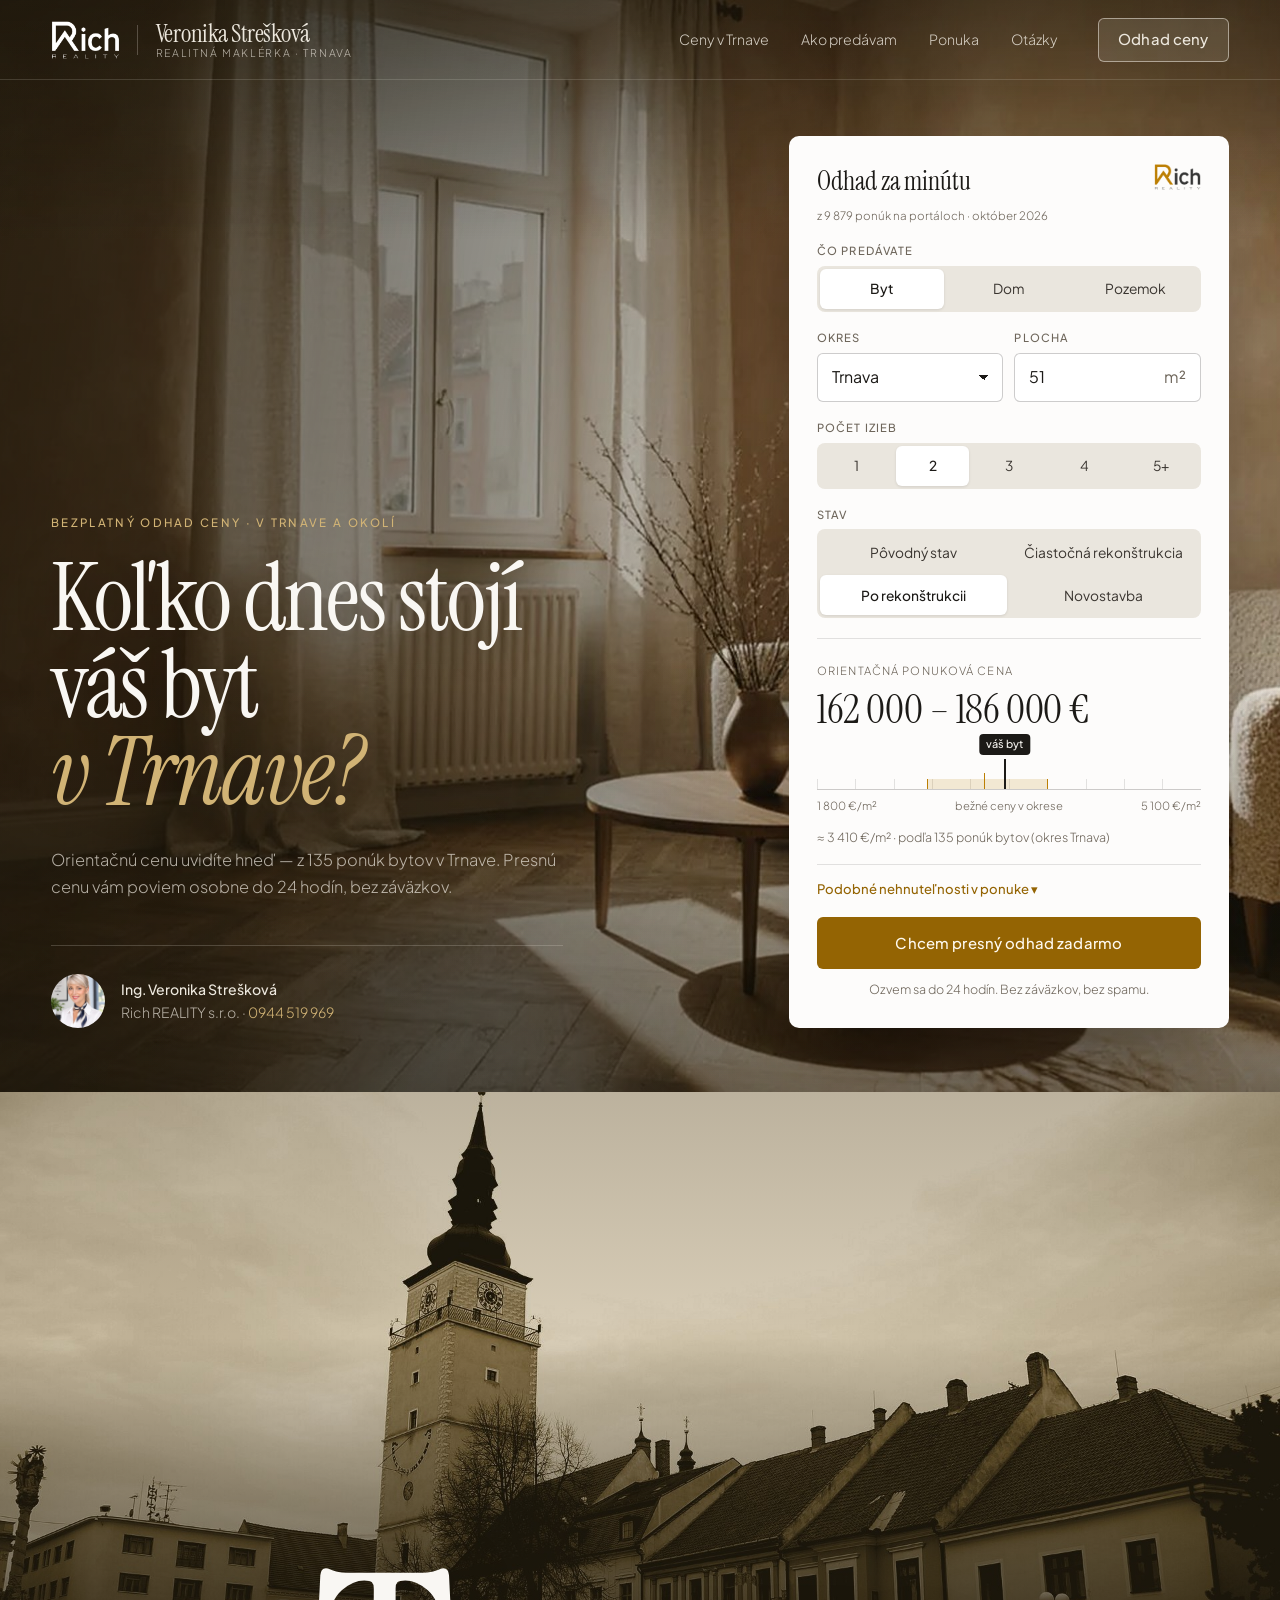
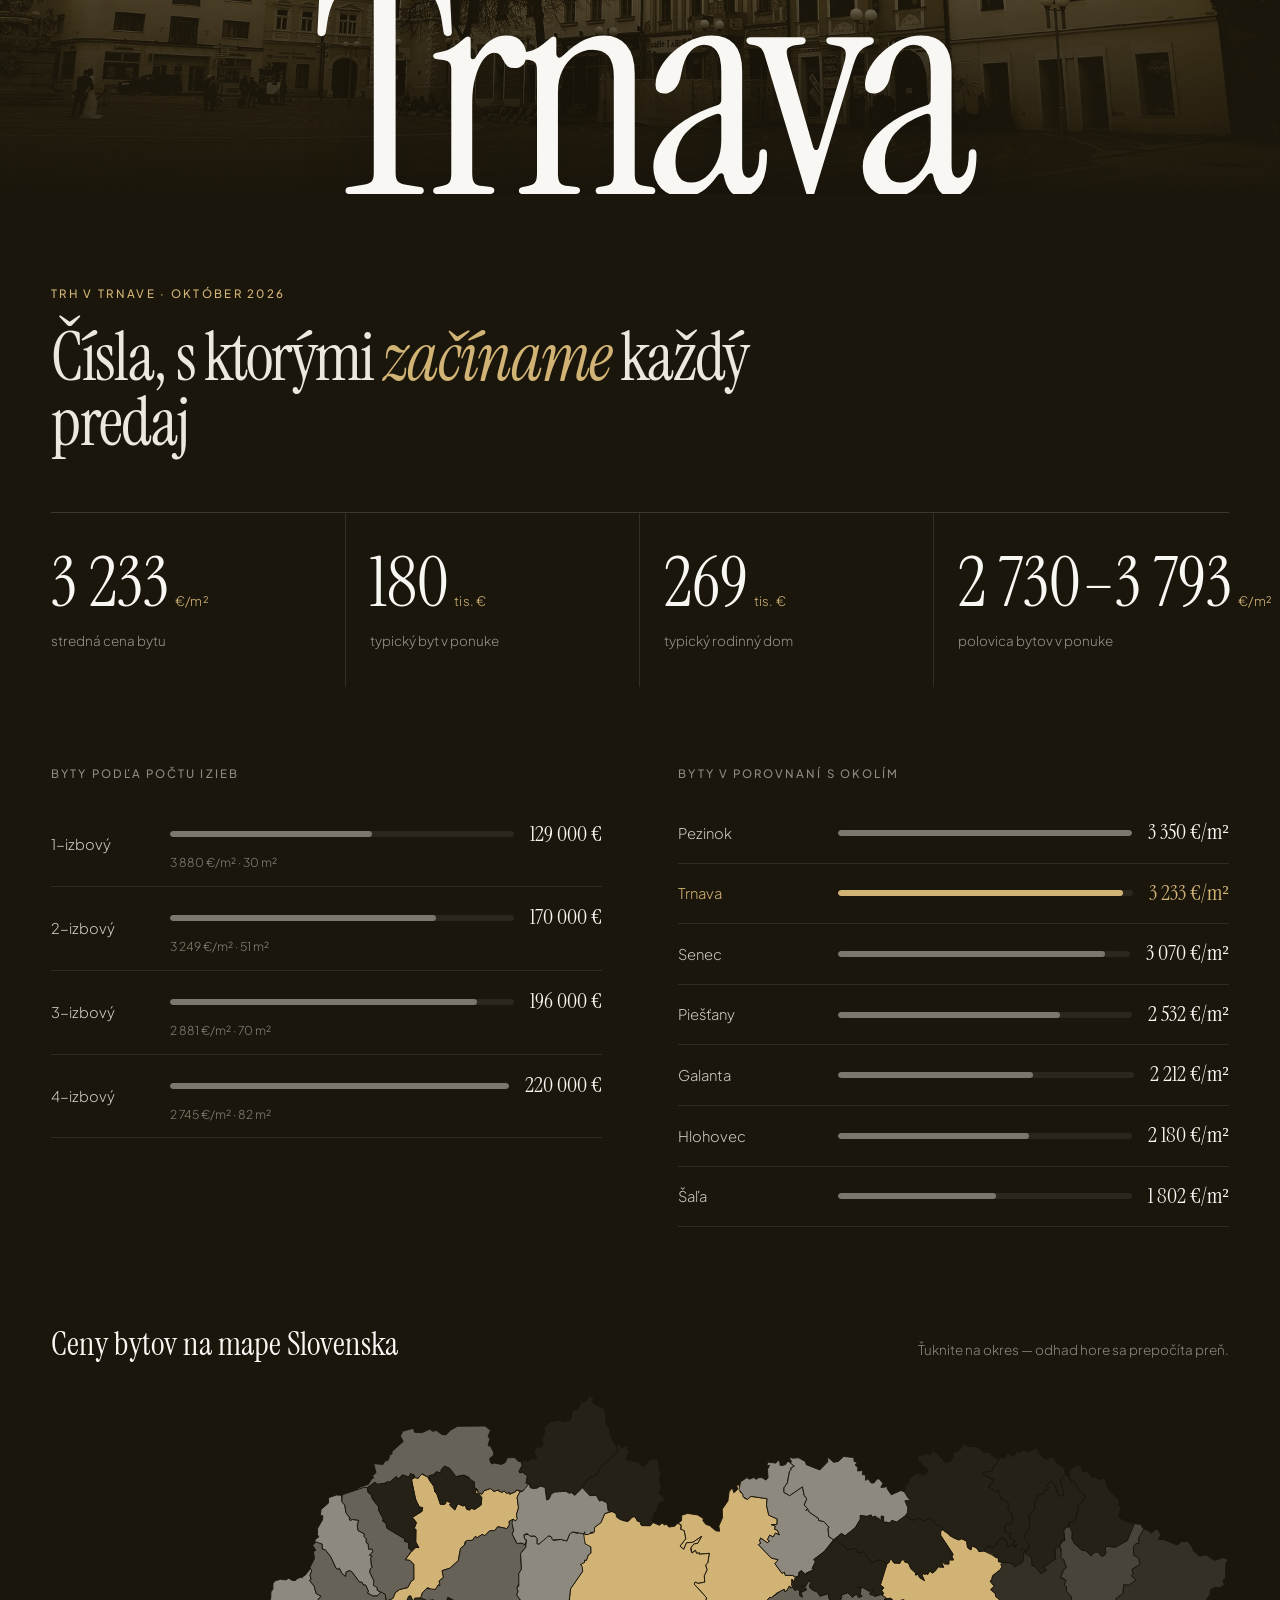
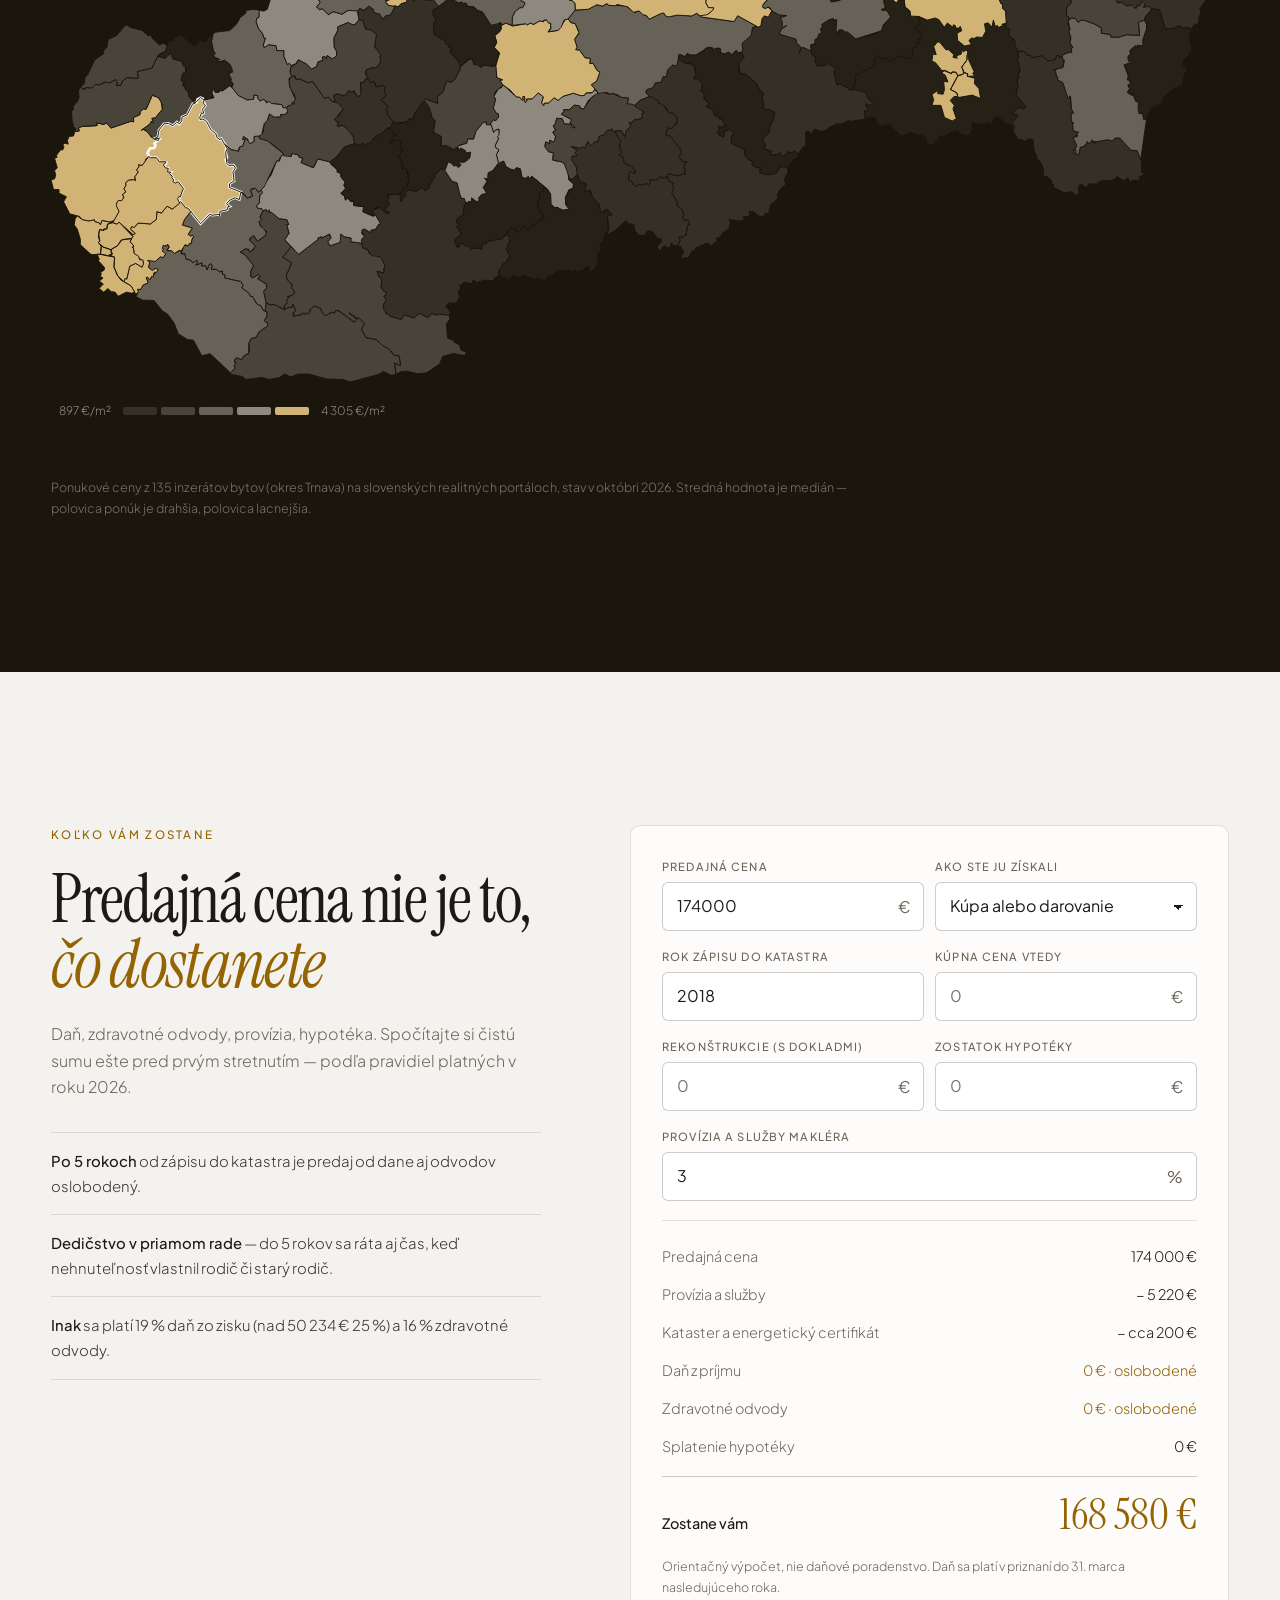
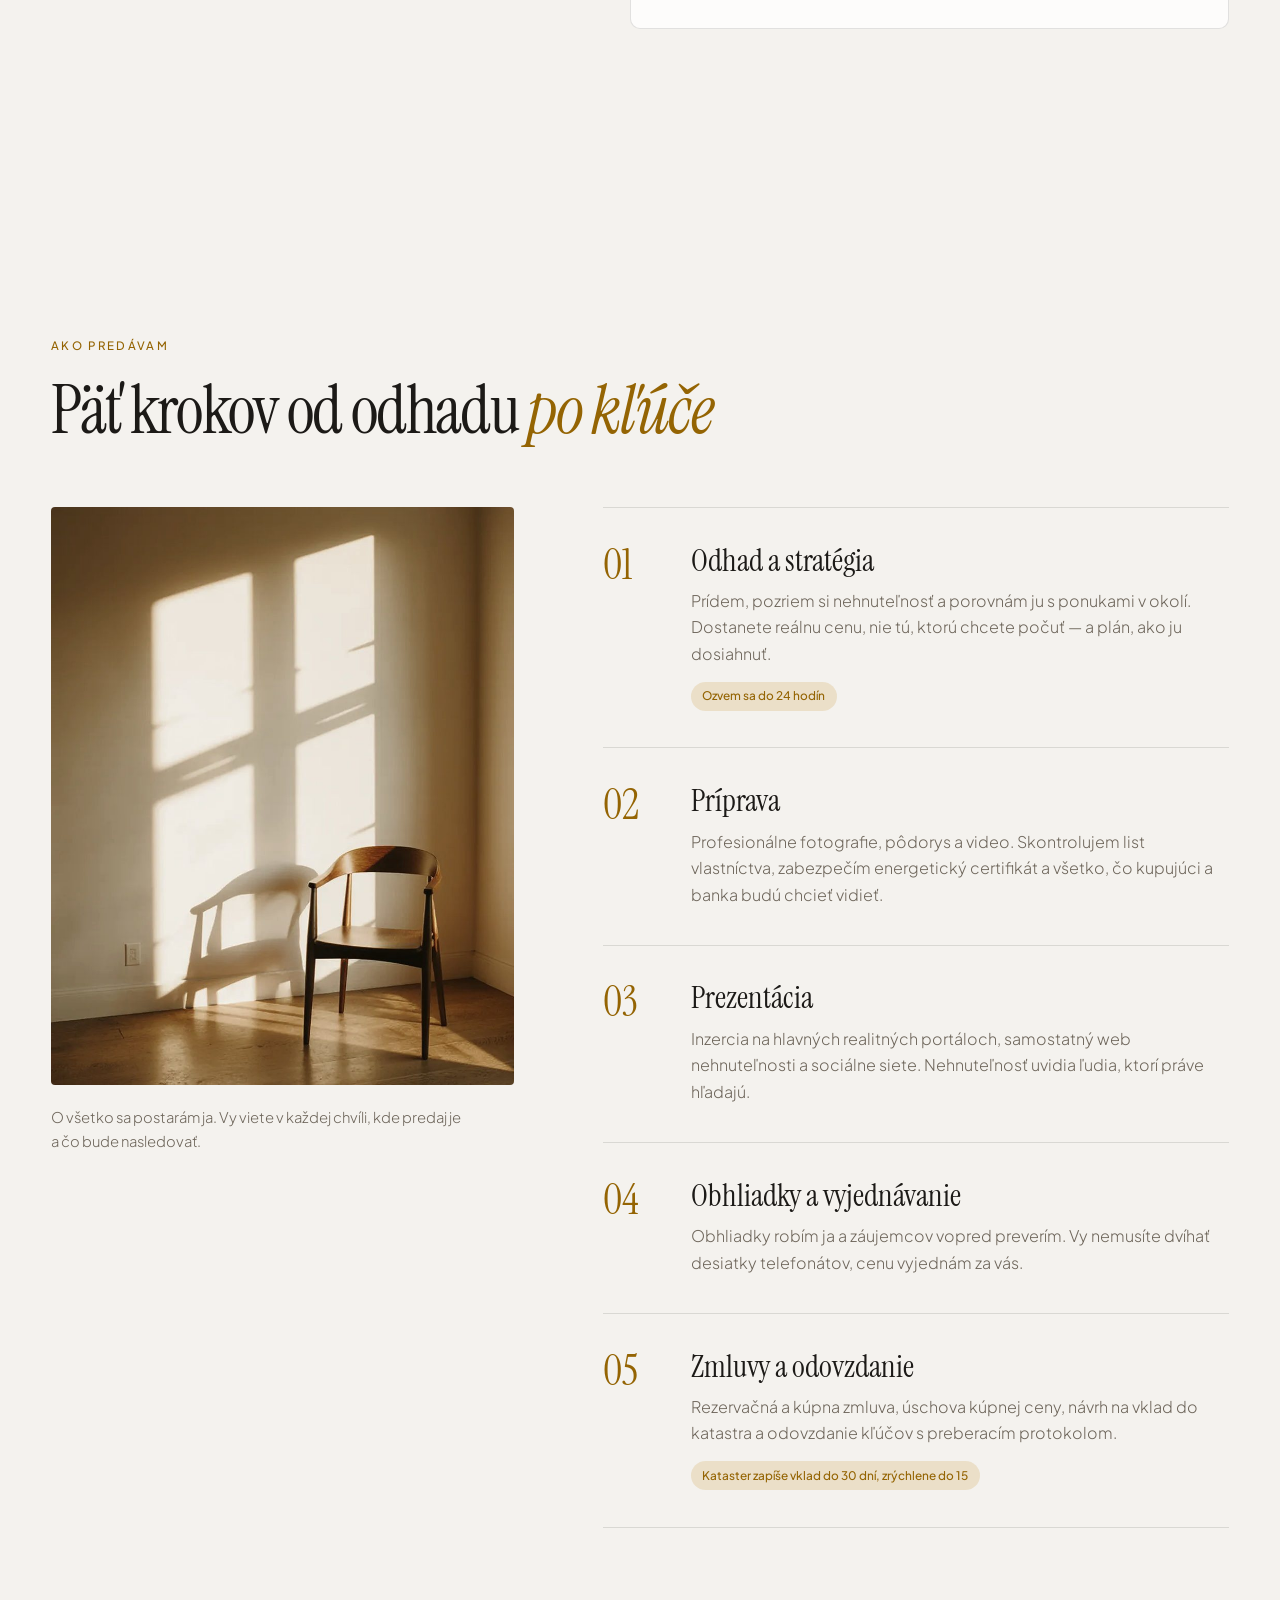
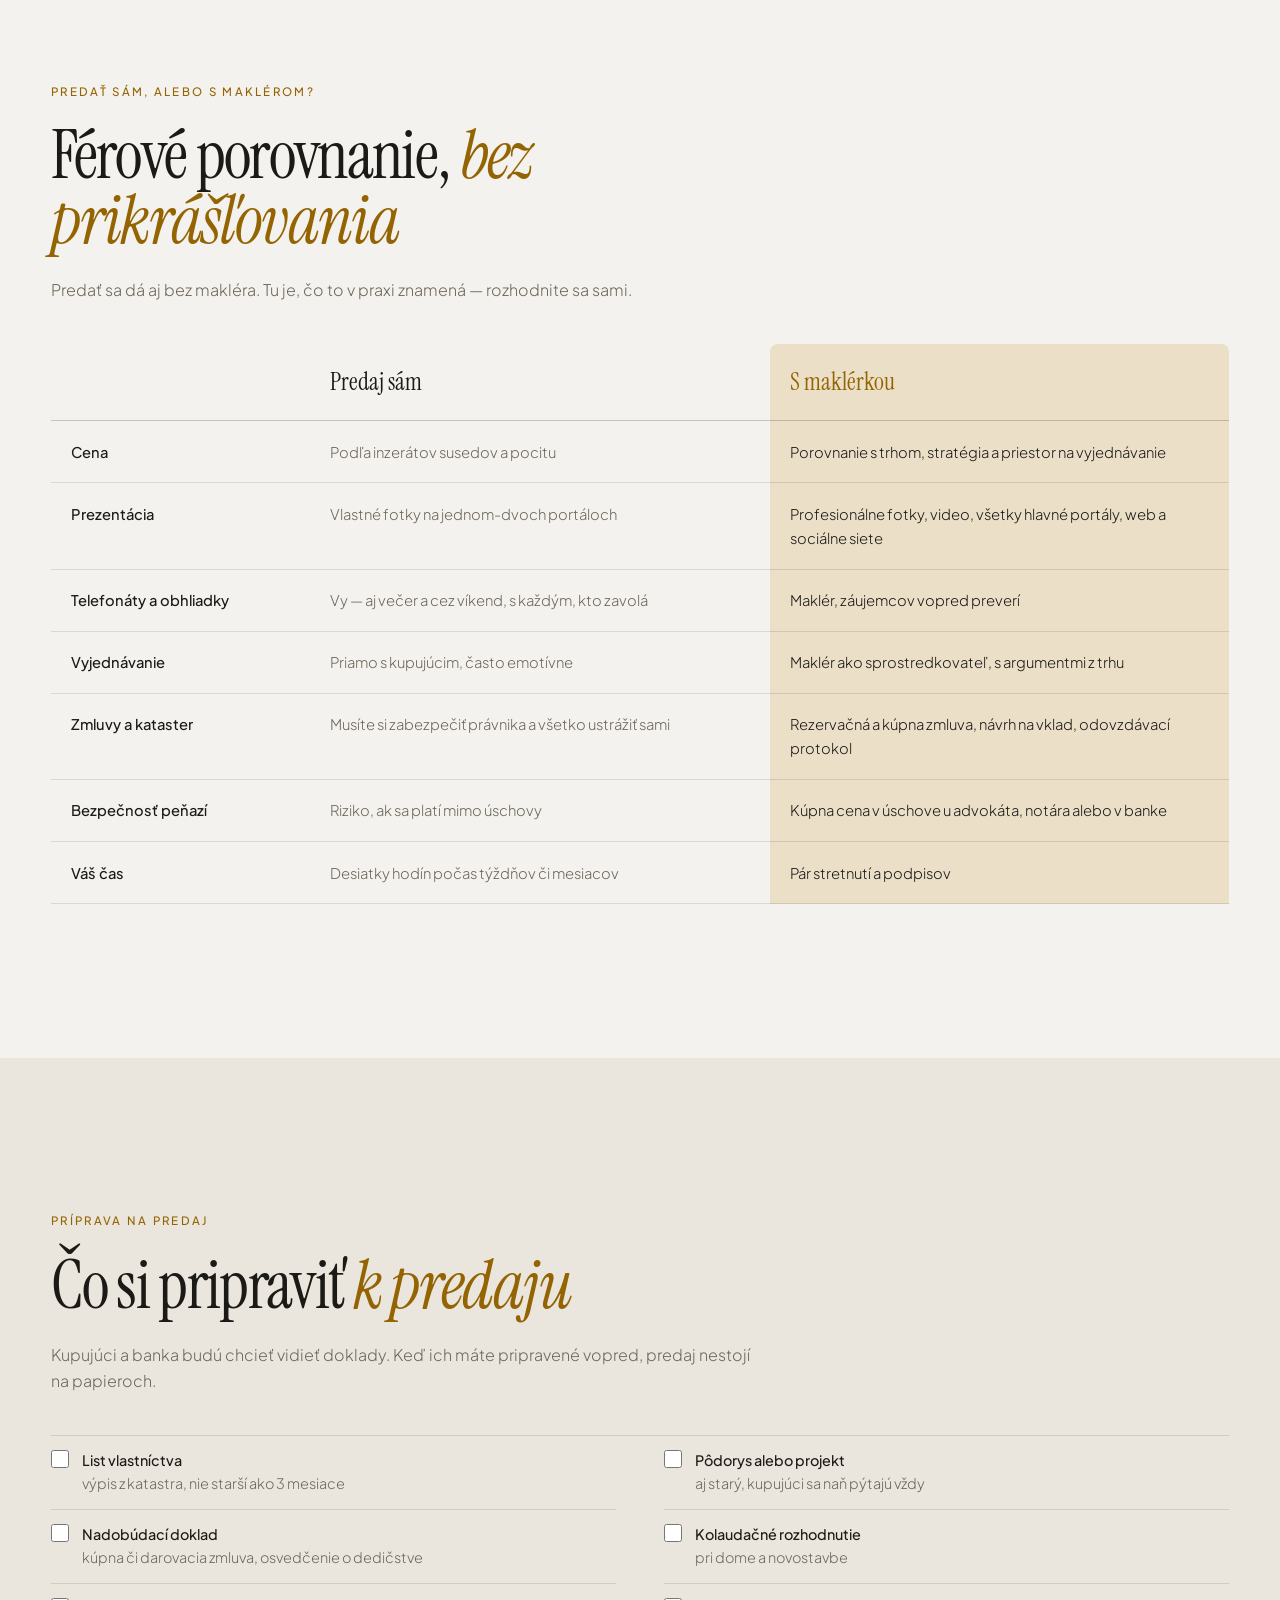
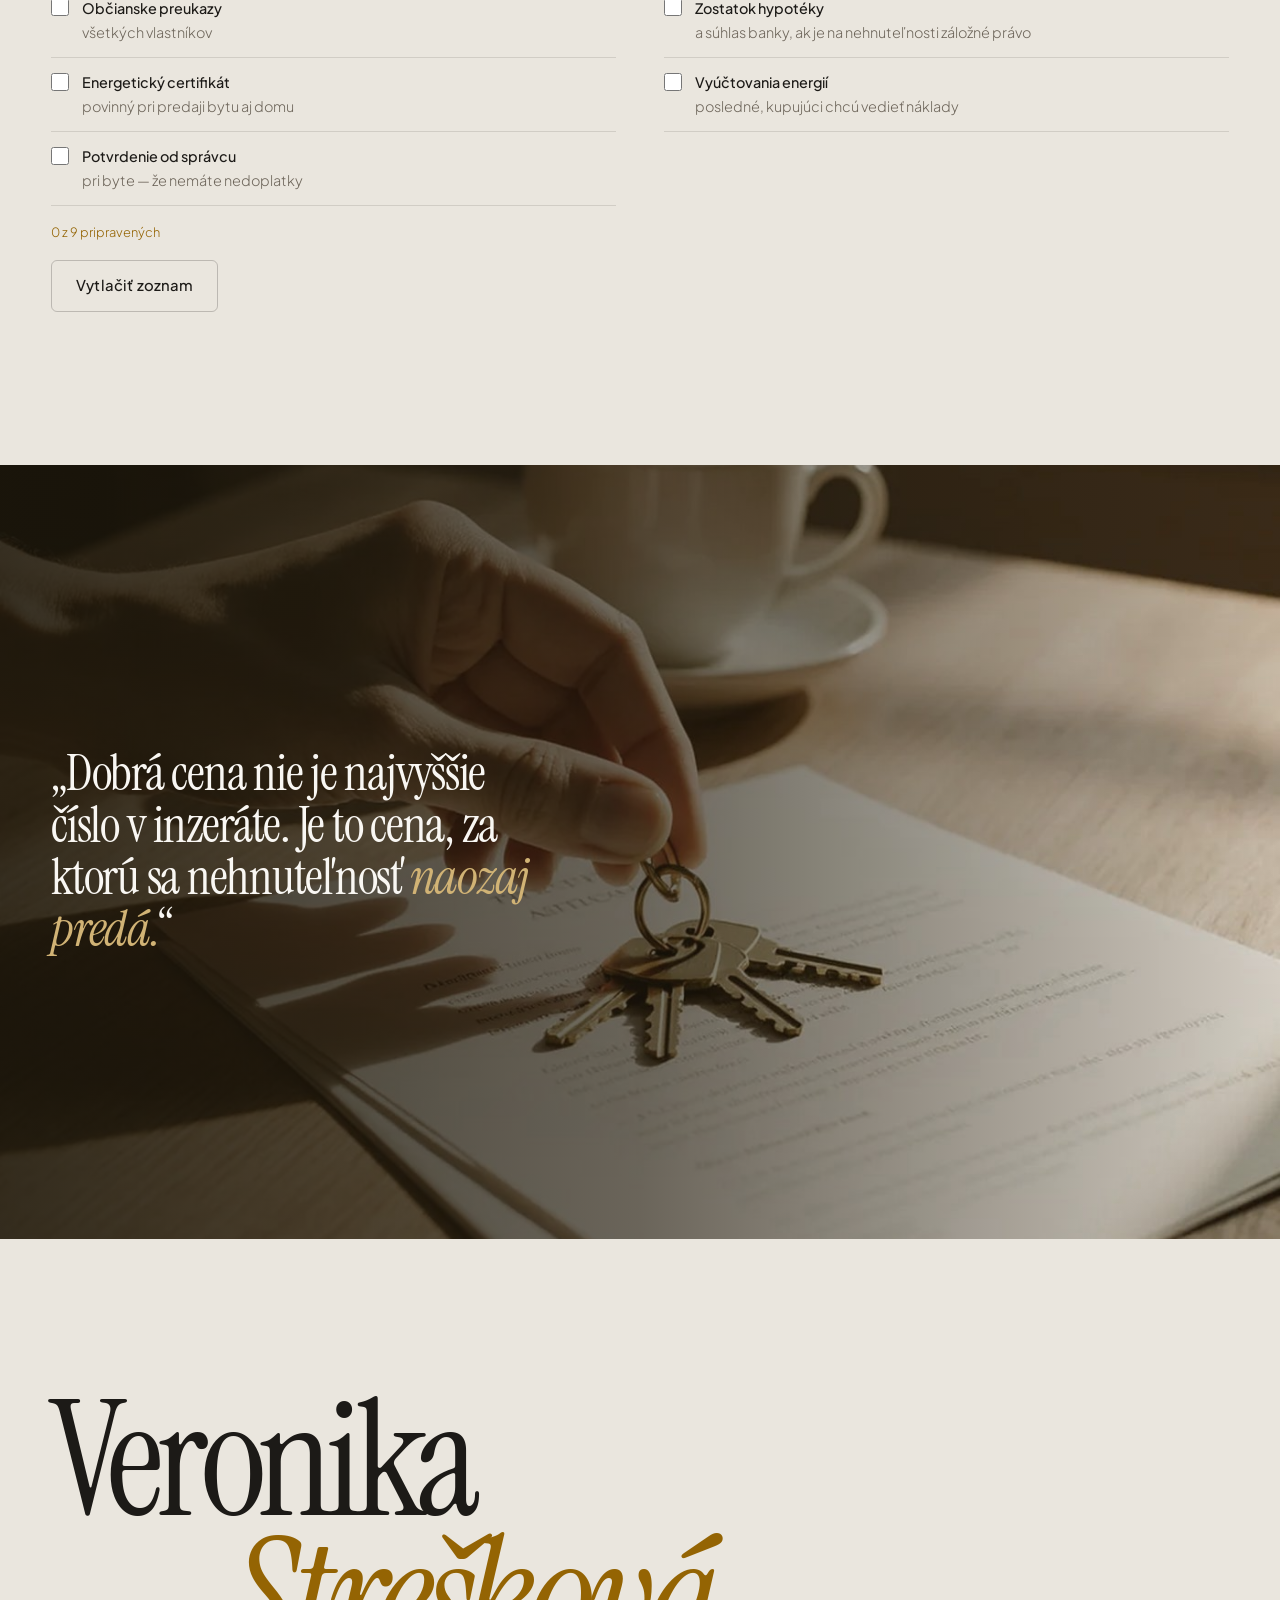
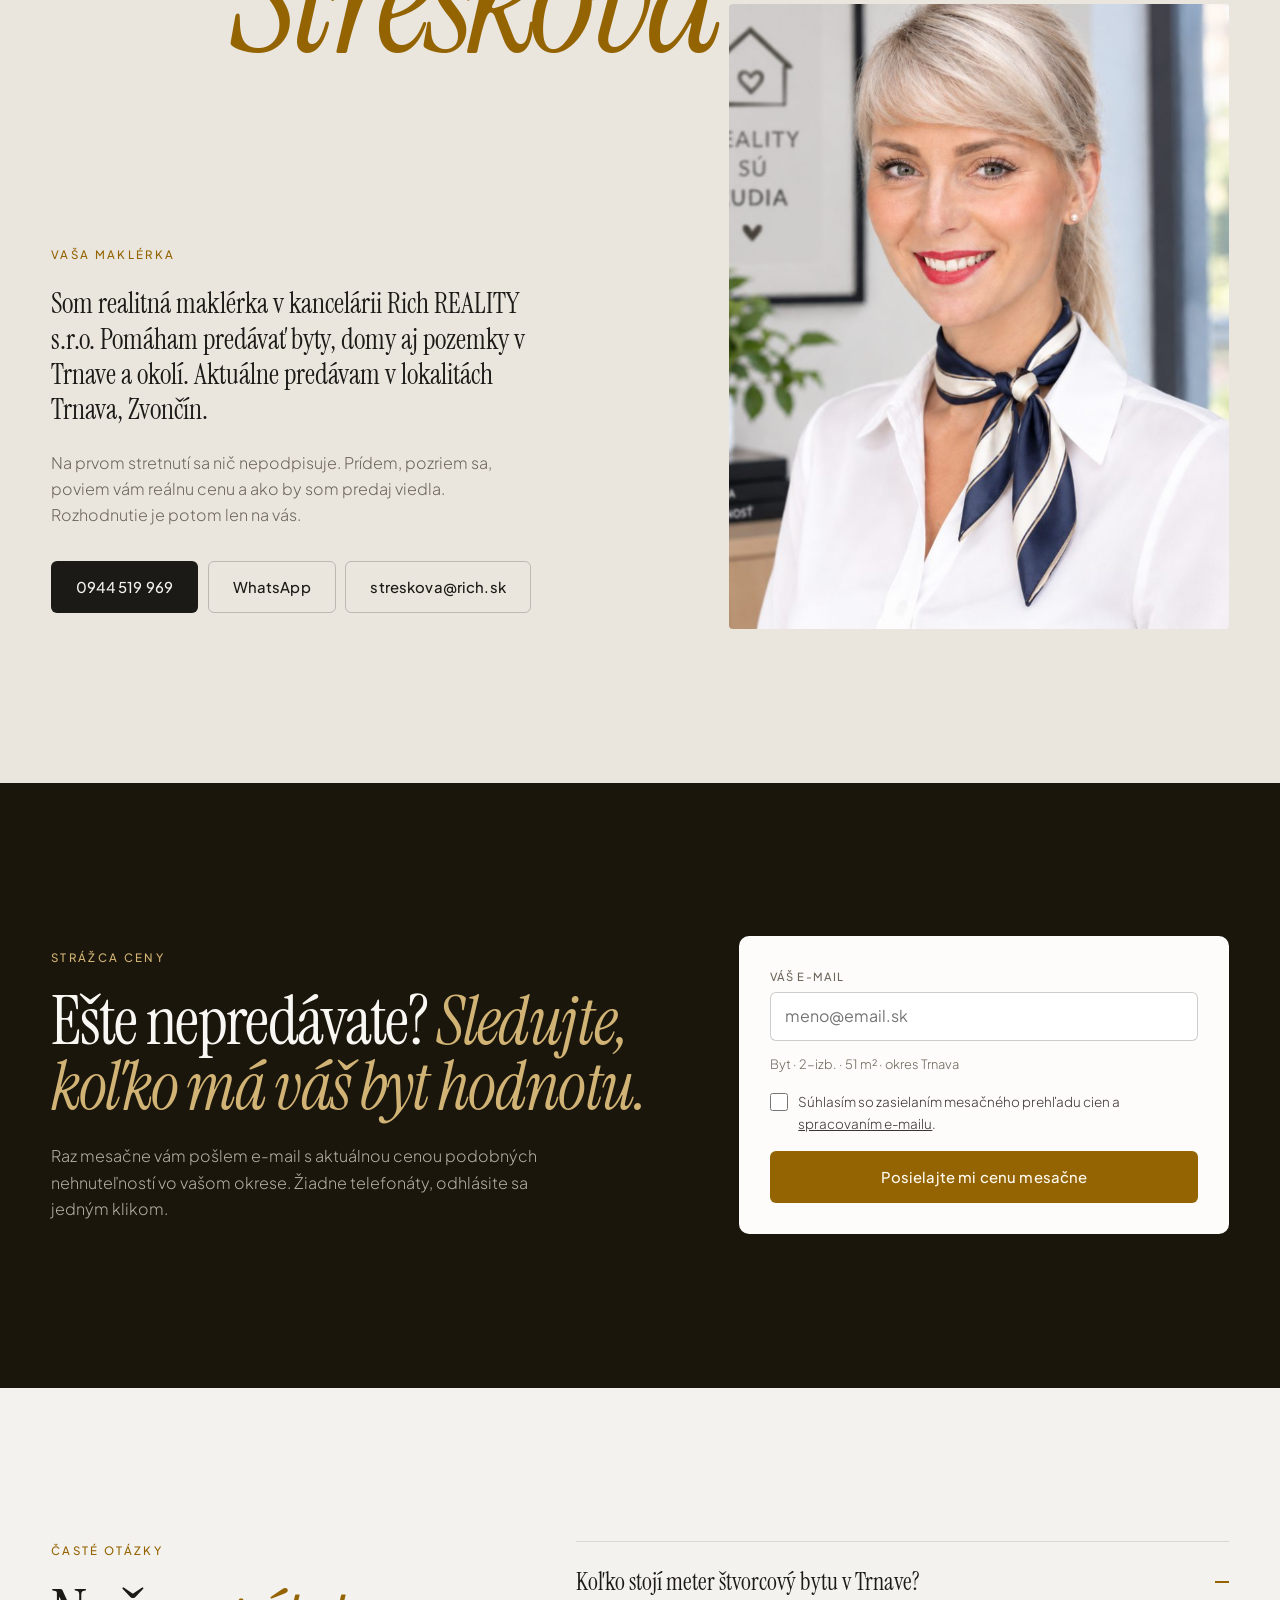
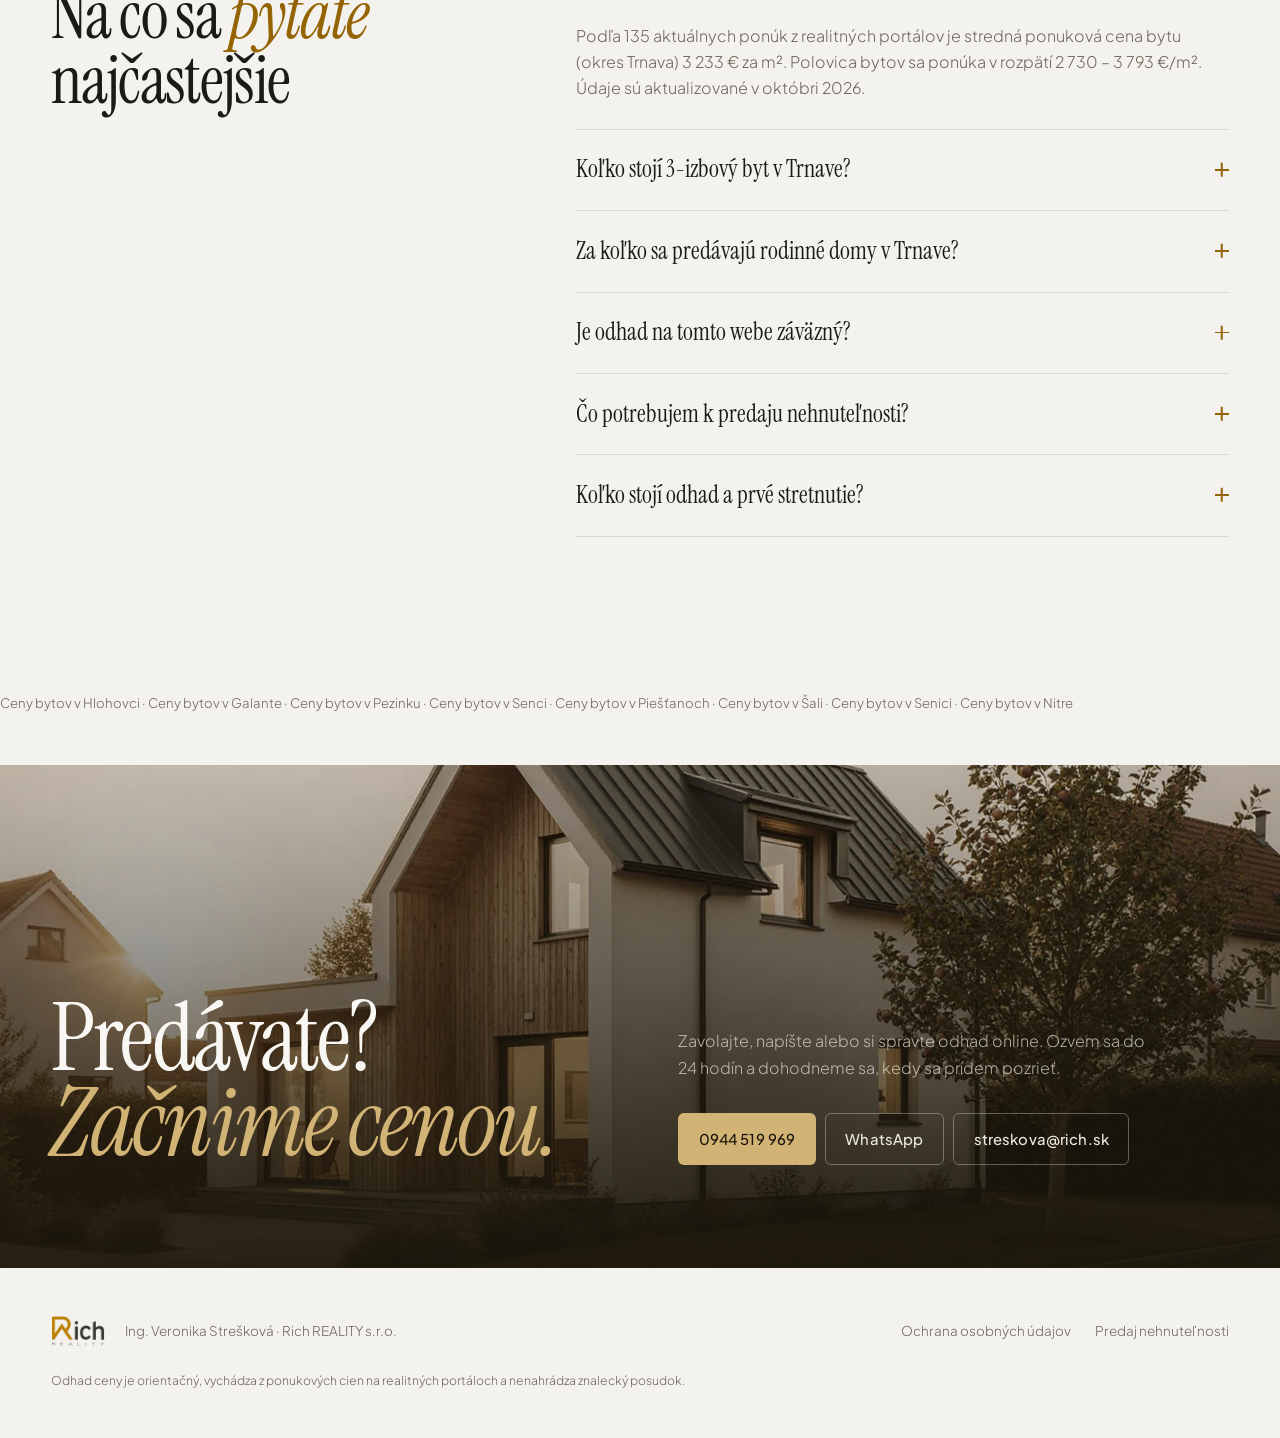
<file: index.html>
<!doctype html>
<html lang="sk">
<head>
<meta charset="utf-8">
<meta name="viewport" content="width=device-width, initial-scale=1">
<title>Predaj nehnuteľnosti v Trnave — odhad ceny online | Veronika Strešková</title>
<meta name="description" content="Koľko dnes stojí váš byt v Trnave? Orientačný odhad hneď z aktuálnych ponúk, presnú cenu do 24 hodín. Ing. Veronika Strešková, Rich REALITY s.r.o..">
<meta name="robots" content="noindex, follow">
<meta property="og:title" content="Predaj nehnuteľnosti v Trnave — odhad ceny online | Veronika Strešková">
<meta property="og:description" content="Koľko dnes stojí váš byt v Trnave? Orientačný odhad hneď z aktuálnych ponúk, presnú cenu do 24 hodín. Ing. Veronika Strešková, Rich REALITY s.r.o..">
<meta property="og:type" content="website">
<meta property="og:image" content="https://www.rich.sk/imgcache/cw/550/ch/570/-6aa28d66d7d19e7af30cb29c.png">
<meta name="theme-color" content="#f6f1e8">
<link rel="preconnect" href="https://fonts.googleapis.com">
<link rel="preconnect" href="https://fonts.gstatic.com" crossorigin>
<link rel="stylesheet" href="https://fonts.googleapis.com/css2?family=Instrument+Serif:ital@0;1&family=Plus+Jakarta+Sans:wght@300;400;500;600&display=swap">
<link rel="stylesheet" href="assets/naber.css?v=be22c054">
<style>:root{--gold:#946403;--gold-2:#bc7f04;--gold-deep:#3a2701;--gold-soft:rgba(188, 127, 4, .16);--gold-night:#d1b375;--tint:#bc7f04;--night:#1b160b;--night-rgb:27, 22, 11;--paper:#f4f2ee;--paper-rgb:244, 242, 238;--paper-2:#eae6de;--card:#fdfcfb;--cream:#ede8de;--cream-rgb:237, 232, 222;--cream-hi:#f9f7f3}</style>
<link rel="icon" href="data:image/svg+xml,%3Csvg xmlns='http://www.w3.org/2000/svg' viewBox='0 0 32 32'%3E%3Crect width='32' height='32' rx='6' fill='%231c1a17'/%3E%3Ctext x='16' y='23' font-family='Georgia' font-size='19' fill='%23d9a441' text-anchor='middle'%3EV%3C/text%3E%3C/svg%3E">
<script type="application/ld+json">{"@context": "https://schema.org", "@type": "RealEstateAgent", "name": "Ing. Veronika Strešková", "url": "", "email": "streskova@rich.sk", "telephone": "+421944519969", "image": "https://www.rich.sk/imgcache/cw/550/ch/570/-6aa28d66d7d19e7af30cb29c.png", "areaServed": {"@type": "AdministrativeArea", "name": "okres Trnava"}, "parentOrganization": {"@type": "Organization", "name": "Rich REALITY s.r.o.", "url": "https://www.rich.sk"}}</script><script type="application/ld+json">{"@context": "https://schema.org", "@type": "FAQPage", "mainEntity": [{"@type": "Question", "name": "Koľko stojí meter štvorcový bytu v Trnave?", "acceptedAnswer": {"@type": "Answer", "text": "Podľa 135 aktuálnych ponúk z realitných portálov je stredná ponuková cena bytu (okres Trnava) 3 233 € za m². Polovica bytov sa ponúka v rozpätí 2 730 – 3 793 €/m². Údaje sú aktualizované v októbri 2026."}}, {"@type": "Question", "name": "Koľko stojí 3-izbový byt v Trnave?", "acceptedAnswer": {"@type": "Answer", "text": "Typický 3-izbový byt s plochou okolo 70 m² sa v Trnave ponúka približne za 196 000 €. Konečnú cenu ovplyvní najmä stav, poschodie, balkón či loggia, parkovanie a konkrétna ulica."}}, {"@type": "Question", "name": "Za koľko sa predávajú rodinné domy v Trnave?", "acceptedAnswer": {"@type": "Answer", "text": "Stredná ponuková cena rodinného domu je 269 000 € pri úžitkovej ploche okolo 140 m², teda zhruba 1 654 € za m². Pri domoch rozhoduje aj veľkosť pozemku a stav kúrenia, strechy a okien."}}, {"@type": "Question", "name": "Je odhad na tomto webe záväzný?", "acceptedAnswer": {"@type": "Answer", "text": "Nie. Je to orientačný výpočet z ponukových cien, nie znalecký posudok. Ponuková cena sa od predajnej môže líšiť. Presnú cenu určím po osobnej obhliadke, keď vidím stav, dispozíciu aj okolie."}}, {"@type": "Question", "name": "Čo potrebujem k predaju nehnuteľnosti?", "acceptedAnswer": {"@type": "Answer", "text": "List vlastníctva, doklad o nadobudnutí (kúpna alebo darovacia zmluva, dedičské rozhodnutie), energetický certifikát a pri byte potvrdenie od správcu, že nemáte nedoplatky. S chýbajúcimi dokladmi vám pomôžem."}}, {"@type": "Question", "name": "Koľko stojí odhad a prvé stretnutie?", "acceptedAnswer": {"@type": "Answer", "text": "Nič. Odhad ceny aj prvé stretnutie sú bezplatné a nezáväzné. Podmienky spolupráce vám vysvetlím vopred, ešte pred podpisom čohokoľvek."}}]}</script>
</head>
<body class="has-hero">
<header class="top top--over" data-top>
  <a class="top__brand" href="">
    <img class="top__logo" src="assets/img/logo.png" alt="Rich REALITY s.r.o."><span class="top__sep" aria-hidden="true"></span>
    <span class="top__who">
      <span class="top__name">Veronika Strešková</span>
      <span class="top__role">realitná maklérka · Trnava</span>
    </span>
  </a>
  <nav class="top__nav" aria-label="Hlavné menu">
    <a href="#trh">Ceny v Trnave</a>
    <a href="#postup">Ako predávam</a>
    <a href="#ponuka">Ponuka</a>
    <a href="#otazky">Otázky</a>
  </nav>
  <a class="btn top__cta" href="#odhad">Odhad ceny</a>
</header>
<main>
<section class="hero ">
  <img class="hero__bg" src="assets/img/hero.jpg" alt="" fetchpriority="high">
  <div class="wrap hero__grid">
    <div class="hero__text">
      <p class="eyebrow eyebrow--light">Bezplatný odhad ceny · v Trnave a okolí</p>
      <h1 class="h1">Koľko dnes stojí <span class="h1__typ" data-out="h1typ">váš byt</span><br><em>v Trnave?</em></h1>
      <p class="lead">Orientačnú cenu uvidíte hneď — z 135 ponúk bytov v Trnave. Presnú cenu vám poviem osobne do 24 hodín, bez záväzkov.</p>
      <div class="hero__agent">
        <img src="assets/img/makler.jpg" alt="">
        <span><strong>Ing. Veronika Strešková</strong>Rich REALITY s.r.o. · <a href="tel:+421944519969">0944 519 969</a></span>
      </div>
    </div>
    <div class="hero__calc" id="odhad"><form class="calc" id="calc" novalidate data-endpoint="https://webhunter-naber.webhunter.workers.dev/lead" data-web="veronika-streskova" data-okres="Trnava">
  <div class="calc__head">
    <span class="calc__step">Odhad za minútu</span>
    <img class="calc__logo" src="assets/img/logo.png" alt="Rich REALITY s.r.o.">
  </div>
  <p class="calc__meta">z 9 879 ponúk na portáloch · október 2026</p>

  <fieldset class="calc__row">
    <legend>Čo predávate</legend>
    <div class="seg seg--3"><label class="seg__opt"><input type="radio" name="typ" value="byt" checked><span>Byt</span></label><label class="seg__opt"><input type="radio" name="typ" value="dom"><span>Dom</span></label><label class="seg__opt"><input type="radio" name="typ" value="pozemok"><span>Pozemok</span></label></div>
  </fieldset>

  <div class="calc__grid">
    <label class="field">
      <span>Okres</span>
      <select name="okres"><optgroup label="Bratislavský kraj"><option value="Bratislava">Bratislava</option><option value="Malacky">Malacky</option><option value="Pezinok">Pezinok</option><option value="Senec">Senec</option></optgroup><optgroup label="Trnavský kraj"><option value="Dunajská Streda">Dunajská Streda</option><option value="Galanta">Galanta</option><option value="Hlohovec">Hlohovec</option><option value="Piešťany">Piešťany</option><option value="Senica">Senica</option><option value="Skalica">Skalica</option><option value="Trnava" selected>Trnava</option></optgroup><optgroup label="Trenčiansky kraj"><option value="Bánovce nad Bebravou">Bánovce nad Bebravou</option><option value="Ilava">Ilava</option><option value="Myjava">Myjava</option><option value="Nové Mesto nad Váhom">Nové Mesto nad Váhom</option><option value="Partizánske">Partizánske</option><option value="Považská Bystrica">Považská Bystrica</option><option value="Prievidza">Prievidza</option><option value="Púchov">Púchov</option><option value="Trenčín">Trenčín</option></optgroup><optgroup label="Nitriansky kraj"><option value="Komárno">Komárno</option><option value="Levice">Levice</option><option value="Nitra">Nitra</option><option value="Nové Zámky">Nové Zámky</option><option value="Šaľa">Šaľa</option><option value="Topoľčany">Topoľčany</option><option value="Zlaté Moravce">Zlaté Moravce</option></optgroup><optgroup label="Žilinský kraj"><option value="Bytča">Bytča</option><option value="Čadca">Čadca</option><option value="Dolný Kubín">Dolný Kubín</option><option value="Kysucké Nové Mesto">Kysucké Nové Mesto</option><option value="Liptovský Mikuláš">Liptovský Mikuláš</option><option value="Martin">Martin</option><option value="Námestovo">Námestovo</option><option value="Ružomberok">Ružomberok</option><option value="Turčianske Teplice">Turčianske Teplice</option><option value="Tvrdošín">Tvrdošín</option><option value="Žilina">Žilina</option></optgroup><optgroup label="Banskobystrický kraj"><option value="Banská Bystrica">Banská Bystrica</option><option value="Banská Štiavnica">Banská Štiavnica</option><option value="Brezno">Brezno</option><option value="Detva">Detva</option><option value="Krupina">Krupina</option><option value="Lučenec">Lučenec</option><option value="Poltár">Poltár</option><option value="Revúca">Revúca</option><option value="Rimavská Sobota">Rimavská Sobota</option><option value="Veľký Krtíš">Veľký Krtíš</option><option value="Zvolen">Zvolen</option><option value="Žarnovica">Žarnovica</option><option value="Žiar nad Hronom">Žiar nad Hronom</option></optgroup><optgroup label="Prešovský kraj"><option value="Bardejov">Bardejov</option><option value="Humenné">Humenné</option><option value="Kežmarok">Kežmarok</option><option value="Levoča">Levoča</option><option value="Medzilaborce">Medzilaborce</option><option value="Poprad">Poprad</option><option value="Prešov">Prešov</option><option value="Sabinov">Sabinov</option><option value="Snina">Snina</option><option value="Stará Ľubovňa">Stará Ľubovňa</option><option value="Stropkov">Stropkov</option><option value="Svidník">Svidník</option><option value="Vranov nad Topľou">Vranov nad Topľou</option></optgroup><optgroup label="Košický kraj"><option value="Gelnica">Gelnica</option><option value="Košice">Košice</option><option value="Košice-okolie">Košice-okolie</option><option value="Michalovce">Michalovce</option><option value="Rožňava">Rožňava</option><option value="Sobrance">Sobrance</option><option value="Spišská Nová Ves">Spišská Nová Ves</option><option value="Trebišov">Trebišov</option></optgroup></select>
    </label>
    <label class="field">
      <span>Plocha</span>
      <span class="field__unit"><input name="plocha" type="number" inputmode="numeric" min="10" max="100000" value="51"><em>m²</em></span>
    </label>
  </div>

  <fieldset class="calc__row" data-pre="byt">
    <legend>Počet izieb</legend>
    <div class="seg seg--5"><label class="seg__opt"><input type="radio" name="izby" value="1"><span>1</span></label><label class="seg__opt"><input type="radio" name="izby" value="2" checked><span>2</span></label><label class="seg__opt"><input type="radio" name="izby" value="3"><span>3</span></label><label class="seg__opt"><input type="radio" name="izby" value="4"><span>4</span></label><label class="seg__opt"><input type="radio" name="izby" value="5"><span>5+</span></label></div>
  </fieldset>

  <fieldset class="calc__row" data-pre="byt dom">
    <legend>Stav</legend>
    <div class="seg seg--4"><label class="seg__opt"><input type="radio" name="stav" value="povodny"><span>Pôvodný stav</span></label><label class="seg__opt"><input type="radio" name="stav" value="ciastocna"><span>Čiastočná rekonštrukcia</span></label><label class="seg__opt"><input type="radio" name="stav" value="kompletna" checked><span>Po rekonštrukcii</span></label><label class="seg__opt"><input type="radio" name="stav" value="novostavba"><span>Novostavba</span></label></div>
  </fieldset>

  <div class="calc__result" aria-live="polite">
    <span class="calc__label">Orientačná ponuková cena</span>
    <strong class="calc__price" data-out="cena">—</strong>
    <div class="ruler" aria-hidden="true">
      <div class="ruler__band" data-out="band"></div>
      <div class="ruler__median" data-out="median"></div>
      <div class="ruler__pin" data-out="pin"><span data-out="pinlabel">váš byt</span></div>
    </div>
    <div class="ruler__scale" aria-hidden="true"><span data-out="min"></span><span>bežné ceny v okrese</span><span data-out="max"></span></div>
    <p class="calc__note" data-out="pozn"></p>
    <details class="comp" data-out="comp" hidden><summary>Podobné nehnuteľnosti v ponuke</summary><ul></ul></details>
  </div>

  <div class="calc__lead" data-krok="1">
    <button class="btn btn--gold btn--wide" type="button" data-akcia="pokracuj">Chcem presný odhad zadarmo</button>
    <p class="calc__hint">Ozvem sa do 24 hodín. Bez záväzkov, bez spamu.</p>
  </div>

  <div class="calc__lead" data-krok="2" hidden>
    <div class="calc__grid">
      <label class="field"><span>Meno</span><input name="meno" autocomplete="name" required></label>
      <label class="field"><span>Telefón</span><input name="telefon" type="tel" autocomplete="tel" inputmode="tel" placeholder="09xx xxx xxx" required></label>
    </div>
    <label class="field"><span>E-mail <i>(nepovinné)</i></span><input name="email" type="email" autocomplete="email"></label>
    <fieldset class="calc__row">
      <legend>Kedy plánujete predávať?</legend>
      <div class="seg seg--3"><label class="seg__opt"><input type="radio" name="kedy" value="3m"><span>Do 3 mesiacov</span></label><label class="seg__opt"><input type="radio" name="kedy" value="rok"><span>Do roka</span></label><label class="seg__opt"><input type="radio" name="kedy" value="zistujem"><span>Len zisťujem</span></label></div>
    </fieldset>
    <input class="calc__hp" name="web_stranka" tabindex="-1" autocomplete="off" aria-hidden="true">
    <label class="check"><input type="checkbox" name="suhlas" required><span>Súhlasím so <a href="ochrana-udajov/" data-koren>spracovaním osobných údajov</a> na účel odhadu ceny.</span></label>
    <button class="btn btn--gold btn--wide" type="submit">Poslať a dohodnúť odhad</button>
    <p class="calc__err" data-out="chyba" hidden></p>
  </div>

  <div class="calc__done" data-krok="3" hidden>
    <strong>Ďakujem, ozvem sa do 24 hodín.</strong>
    <p>Medzitým si pripravte list vlastníctva, ak ho máte po ruke — odhad bude presnejší.</p>
  </div>
</form></div>
  </div>
</section>
<section class="market market--town" id="trh">
  <div class="town" style="--dlzka:6">
    <img class="town__bg" src="assets/img/mesto.jpg" alt="Trnava" loading="lazy">
    
    <p class="town__word" aria-hidden="true">Trnava</p>
  </div>
  <div class="wrap">
    <div class="market__head reveal">
      <p class="eyebrow eyebrow--light">Trh v Trnave · október 2026</p>
      <h2 class="h2">Čísla, s ktorými <em>začíname</em> každý predaj</h2>
    </div>
    <div class="facts reveal"><div class="fact"><span class="fact__num">3 233<small>€/m²</small></span><span class="fact__lbl">stredná cena bytu</span></div><div class="fact"><span class="fact__num">180<small>tis. €</small></span><span class="fact__lbl">typický byt v ponuke</span></div><div class="fact"><span class="fact__num">269<small>tis. €</small></span><span class="fact__lbl">typický rodinný dom</span></div><div class="fact"><span class="fact__num">2 730–3 793<small>€/m²</small></span><span class="fact__lbl">polovica bytov v ponuke</span></div></div>
    <div class="market__cols reveal"><div class="market__col">
      <h3>Byty podľa počtu izieb</h3>
      <ul class="bars"><li><span class="bar__k">1-izbový</span><span class="bar__track"><span class="bar__fill" style="--w:0.586"></span></span><span class="bar__v">129 000 €</span><span class="bar__s">3 880 €/m² · 30 m²</span></li><li><span class="bar__k">2-izbový</span><span class="bar__track"><span class="bar__fill" style="--w:0.773"></span></span><span class="bar__v">170 000 €</span><span class="bar__s">3 249 €/m² · 51 m²</span></li><li><span class="bar__k">3-izbový</span><span class="bar__track"><span class="bar__fill" style="--w:0.891"></span></span><span class="bar__v">196 000 €</span><span class="bar__s">2 881 €/m² · 70 m²</span></li><li><span class="bar__k">4-izbový</span><span class="bar__track"><span class="bar__fill" style="--w:1.000"></span></span><span class="bar__v">220 000 €</span><span class="bar__s">2 745 €/m² · 82 m²</span></li></ul>
    </div><div class="market__col">
      <h3>Byty v porovnaní s okolím</h3>
      <ul class="bars bars--cmp"><li class=""><a href="ceny/pezinok/" data-koren><span class="bar__k">Pezinok</span><span class="bar__track"><span class="bar__fill" style="--w:1.000"></span></span><span class="bar__v">3 350 €/m²</span></a></li><li class="is-own"><a href="" data-koren><span class="bar__k">Trnava</span><span class="bar__track"><span class="bar__fill" style="--w:0.965"></span></span><span class="bar__v">3 233 €/m²</span></a></li><li class=""><a href="ceny/senec/" data-koren><span class="bar__k">Senec</span><span class="bar__track"><span class="bar__fill" style="--w:0.916"></span></span><span class="bar__v">3 070 €/m²</span></a></li><li class=""><a href="ceny/piestany/" data-koren><span class="bar__k">Piešťany</span><span class="bar__track"><span class="bar__fill" style="--w:0.756"></span></span><span class="bar__v">2 532 €/m²</span></a></li><li class=""><a href="ceny/galanta/" data-koren><span class="bar__k">Galanta</span><span class="bar__track"><span class="bar__fill" style="--w:0.660"></span></span><span class="bar__v">2 212 €/m²</span></a></li><li class=""><a href="ceny/hlohovec/" data-koren><span class="bar__k">Hlohovec</span><span class="bar__track"><span class="bar__fill" style="--w:0.651"></span></span><span class="bar__v">2 180 €/m²</span></a></li><li class=""><a href="ceny/sala/" data-koren><span class="bar__k">Šaľa</span><span class="bar__track"><span class="bar__fill" style="--w:0.538"></span></span><span class="bar__v">1 802 €/m²</span></a></li></ul>
    </div></div>
    <div class="map reveal">
      <div class="map__head">
        <h3>Ceny bytov na mape Slovenska</h3>
        <p>Ťuknite na okres — odhad hore sa prepočíta preň.</p>
      </div>
      <div class="map__wrap">
        <svg class="map__svg" viewBox="0 0 1000 498" role="img" aria-label="Mapa cien bytov po okresoch"><path d="M539.0,226.8L545.7,228.2L547.7,236.4L545.6,240.2L548.4,239.7L553.4,244.4L551.9,250.6L554.7,252.8L554.6,257.1L558.8,261.3L558.2,263.1L556.2,263.6L562.2,266.5L563.8,271.6L566.7,272.0L567.2,273.9L569.9,274.8L572.9,280.9L571.5,279.9L569.3,281.4L566.8,280.1L567.4,283.6L565.8,286.3L567.2,287.9L571.2,289.7L571.6,285.6L576.1,282.7L580.0,285.5L577.7,289.1L577.8,295.0L589.0,300.3L589.6,305.4L592.2,308.8L595.4,309.7L595.5,313.3L598.6,315.6L602.3,315.7L601.9,320.1L608.2,321.5L615.0,320.6L617.4,318.1L617.2,316.5L622.0,314.3L625.3,315.5L625.8,319.8L622.6,325.4L623.9,329.8L619.4,333.7L616.5,338.7L617.7,340.1L616.2,342.9L611.3,346.8L609.2,354.4L606.1,354.4L606.7,356.3L602.1,357.3L596.0,352.8L593.4,352.6L592.2,353.3L593.5,354.8L592.3,357.1L588.0,357.3L588.4,360.2L584.7,361.0L575.7,359.4L576.8,362.4L575.8,367.0L570.2,371.2L568.3,374.5L564.6,375.9L566.2,378.0L563.1,379.4L561.5,382.2L557.5,379.6L550.9,382.0L550.4,383.7L548.0,382.7L546.1,386.4L544.0,386.5L541.5,391.9L536.4,392.3L535.0,393.7L535.2,390.7L537.5,387.7L534.8,382.6L532.1,382.4L534.1,377.8L533.3,374.2L536.2,375.1L537.7,372.9L539.3,373.1L540.5,364.3L542.4,364.1L541.1,360.5L537.6,360.0L536.5,358.4L537.2,355.4L535.9,351.0L531.6,348.2L531.6,344.4L527.0,336.6L528.9,332.4L527.8,331.5L528.3,328.7L525.2,327.5L523.3,323.3L524.5,320.7L532.2,322.6L536.6,320.8L538.5,321.3L537.5,313.2L539.8,310.4L536.8,310.7L534.7,308.8L533.3,306.2L535.4,302.6L534.1,299.3L524.6,287.8L523.4,288.8L521.7,287.7L523.6,281.8L527.5,282.4L529.9,278.6L531.3,278.5L531.7,273.3L528.0,269.4L524.9,269.1L521.5,263.7L516.0,261.0L515.2,258.5L510.7,257.1L505.0,252.0L506.0,249.3L511.4,247.5L513.0,243.7L518.3,242.8L519.6,238.4L522.4,238.4L523.7,232.5L528.2,228.3L530.5,229.2L531.8,227.8L532.9,223.1L539.0,226.8Z" class="m1" data-okres="Rimavská Sobota" data-info="1 361 €/m² · 30 ponúk"><title>Rimavská Sobota: 1 361 €/m² · 30 ponúk</title></path><path d="M236.4,373.1L237.9,375.3L235.1,378.6L237.1,382.0L245.6,378.9L246.1,371.9L249.2,374.3L254.9,375.4L254.6,378.5L263.9,379.7L264.6,383.6L268.9,385.2L270.5,388.8L279.3,391.1L281.6,393.2L284.1,400.1L282.7,400.7L282.5,405.1L276.9,403.5L278.5,408.3L281.1,411.1L280.2,416.7L282.0,419.9L285.2,421.9L282.7,425.1L284.8,427.4L282.0,432.6L284.9,440.1L285.5,439.3L288.1,441.8L297.3,444.5L300.5,440.6L308.0,443.3L312.6,439.4L320.1,442.7L323.5,439.4L327.9,440.9L328.8,439.8L336.9,440.2L338.4,441.2L338.6,444.4L335.7,448.4L336.8,460.5L341.9,462.2L342.3,463.8L346.9,466.0L348.2,470.6L352.8,472.1L351.5,475.2L341.6,473.4L332.5,475.9L330.0,482.4L318.8,489.8L311.6,490.7L302.3,488.4L297.3,488.8L292.9,491.2L291.7,481.4L296.8,483.7L295.7,475.4L291.2,474.9L286.8,469.4L282.2,467.2L276.0,461.6L267.6,460.1L263.7,453.1L266.1,447.8L260.9,442.9L260.1,443.8L253.0,439.0L260.0,444.0L257.5,446.9L244.8,437.5L241.8,436.9L240.4,439.5L239.2,438.2L232.7,441.4L230.1,438.9L229.0,435.2L223.9,433.2L219.9,436.2L220.2,438.2L218.3,440.1L217.0,438.8L215.8,440.4L213.3,439.0L212.7,440.6L205.5,441.7L205.5,439.0L207.9,436.9L205.7,431.7L204.6,434.3L201.3,434.2L198.4,436.3L198.0,433.2L200.7,430.2L199.8,428.9L201.7,426.0L200.6,425.0L204.9,424.1L206.9,421.4L204.2,417.6L204.6,415.0L200.7,410.9L199.6,407.5L204.3,396.4L196.7,391.8L203.7,382.7L206.8,386.0L208.2,385.8L210.3,389.2L226.9,376.4L226.5,375.4L229.8,374.1L229.8,375.3L236.6,371.9L236.4,373.1Z" class="m2" data-okres="Nové Zámky" data-info="1 959 €/m² · 101 ponúk"><title>Nové Zámky: 1 959 €/m² · 101 ponúk</title></path><path d="M331.1,316.4L333.6,316.4L335.6,318.5L340.3,326.9L344.9,328.6L347.3,338.6L348.8,341.7L351.0,341.8L352.2,345.7L350.0,351.1L350.2,355.7L345.6,358.2L344.1,361.7L346.7,364.3L344.6,365.8L348.6,372.0L342.8,377.0L344.6,383.0L346.8,382.6L347.3,380.1L348.7,379.6L352.7,382.3L355.6,382.4L356.8,385.2L358.3,383.7L366.1,384.6L365.5,382.6L367.2,379.7L369.0,380.8L370.8,378.3L379.5,376.4L379.5,375.4L381.4,376.5L383.6,375.6L386.7,372.5L390.6,375.2L388.8,376.8L390.3,377.9L388.1,379.6L388.3,383.0L386.6,384.1L389.6,390.8L386.3,396.1L383.2,397.7L382.5,400.8L380.3,401.9L380.2,407.2L376.7,409.2L375.6,411.9L368.2,411.0L362.1,413.0L358.2,411.0L358.0,413.2L356.1,414.2L351.0,412.6L348.2,415.6L347.1,415.1L347.7,418.0L345.8,420.9L346.8,424.9L345.9,428.2L342.9,430.5L337.6,430.5L335.2,433.1L339.0,438.1L338.4,441.2L328.8,439.8L327.9,440.9L323.5,439.4L320.1,442.7L312.6,439.4L308.0,443.3L300.5,440.6L297.3,444.5L288.1,441.8L283.0,437.4L282.0,432.6L284.8,427.4L282.7,425.1L285.2,421.9L282.0,419.9L280.2,416.7L281.1,411.1L278.5,408.3L276.9,403.5L282.5,405.1L283.6,398.4L279.9,391.5L272.6,390.3L268.9,385.2L264.6,383.6L263.4,377.1L266.0,373.8L263.6,369.6L266.1,367.6L271.5,370.8L271.6,368.7L275.4,368.0L278.2,363.7L280.0,363.4L275.7,356.1L274.3,356.2L272.7,351.9L279.1,349.4L284.6,354.2L287.4,354.0L284.1,351.1L283.9,349.2L286.5,348.0L287.2,345.8L285.4,343.2L287.1,341.0L285.5,338.9L294.6,337.8L298.0,340.1L296.6,341.3L297.3,344.6L298.4,341.5L300.8,339.8L301.0,336.8L303.6,334.5L310.4,335.7L314.3,333.0L317.4,333.8L317.4,335.3L321.4,332.7L322.0,327.7L323.7,327.5L323.6,325.6L326.1,323.5L325.3,322.6L331.1,316.4Z" class="m1" data-okres="Levice" data-info="1 637 €/m² · 73 ponúk"><title>Levice: 1 637 €/m² · 73 ponúk</title></path><path d="M739.7,189.0L744.1,190.3L750.8,188.5L754.0,189.9L758.5,196.4L761.2,192.8L765.9,196.3L766.3,194.3L768.0,195.0L768.1,196.9L771.0,197.2L772.1,195.6L773.4,199.3L769.4,201.4L769.8,207.5L775.8,212.3L781.6,211.1L779.5,207.5L782.1,205.3L783.7,206.2L785.8,204.7L790.9,205.0L793.8,199.8L792.7,193.5L795.7,192.6L799.1,196.1L800.2,190.2L801.9,195.8L803.7,194.8L803.7,196.2L805.4,196.2L807.9,195.0L807.6,193.8L811.3,193.4L811.3,196.9L814.4,198.7L813.2,202.8L819.1,208.6L818.6,211.8L820.7,214.5L822.1,221.7L820.7,223.8L823.1,232.4L821.3,237.3L822.5,239.2L820.2,240.7L821.3,246.5L819.4,253.6L827.8,263.8L825.8,266.0L822.9,264.2L817.0,268.3L817.3,270.2L821.1,270.9L816.2,277.8L818.3,281.1L817.5,282.7L814.0,278.4L812.0,278.9L803.6,271.9L800.6,273.6L799.5,278.7L796.7,277.5L793.1,279.0L782.6,278.2L782.0,279.8L783.9,280.2L781.5,281.0L782.9,281.7L782.3,284.0L780.9,283.8L782.0,285.6L779.5,287.7L780.7,287.4L780.2,288.5L773.8,287.7L768.5,283.9L767.6,285.4L765.4,284.5L764.6,286.1L763.4,285.5L763.3,287.2L760.5,287.4L758.2,289.6L755.0,288.7L750.2,295.6L747.4,296.8L743.3,294.3L744.0,291.6L742.5,289.7L738.4,287.6L736.2,288.5L736.1,287.5L729.5,285.9L725.2,287.4L723.7,289.7L722.7,287.9L719.6,288.8L719.2,285.4L716.6,285.3L716.7,283.1L715.5,284.3L713.3,278.7L703.9,280.7L701.5,276.7L699.8,276.8L700.8,272.8L698.6,274.8L698.3,272.5L691.3,274.5L690.8,267.1L693.8,267.9L694.1,266.8L691.3,261.5L697.6,262.7L697.2,259.8L694.1,257.3L691.8,251.7L680.9,249.1L683.3,241.5L682.9,237.6L686.2,234.6L697.9,229.8L699.6,226.6L699.3,223.6L702.4,220.5L704.7,222.8L708.9,222.8L712.7,224.7L721.4,220.7L727.3,222.9L731.8,221.4L731.4,213.9L735.2,212.7L734.6,210.2L738.1,209.3L736.1,206.7L739.6,205.4L737.5,199.7L734.1,198.6L734.2,195.2L735.8,193.3L737.6,195.3L738.3,194.4L736.7,187.4L739.7,189.0Z" class="m0" data-okres="Košice-okolie" data-info="málo ponúk"><title>Košice-okolie: málo ponúk</title></path><path d="M617.7,185.2L624.8,186.5L619.3,188.4L621.0,191.3L620.9,195.4L622.1,196.3L624.9,194.8L620.5,197.9L618.3,202.2L632.7,206.5L633.2,209.8L637.1,213.5L635.4,218.0L638.1,213.2L645.5,216.6L645.7,219.1L649.1,221.7L649.0,225.3L650.9,229.1L657.4,228.9L660.1,227.0L662.5,228.3L666.2,231.2L664.9,234.5L667.4,245.3L670.7,244.7L680.1,250.1L680.9,249.1L691.8,251.7L694.1,257.3L697.2,259.8L697.6,262.7L691.3,261.5L694.1,266.8L693.8,267.9L690.8,267.1L691.3,274.5L680.4,275.9L679.3,277.4L679.1,276.0L676.8,275.8L671.0,278.7L666.5,278.2L664.8,280.7L664.1,279.7L661.2,281.0L659.9,282.9L654.7,284.9L647.8,282.7L646.2,287.0L643.0,284.5L640.8,285.3L641.0,297.2L638.8,297.7L635.0,303.3L633.4,303.9L631.9,301.4L628.7,303.0L625.7,302.2L624.5,304.7L621.5,305.9L618.7,302.8L616.9,304.6L611.8,304.6L610.8,304.1L612.0,301.6L605.9,299.8L606.4,295.7L604.4,293.2L605.2,289.4L608.0,288.1L610.2,284.6L610.2,281.0L613.6,274.6L614.5,268.3L612.2,267.9L610.6,265.7L608.5,266.6L604.1,265.0L605.4,261.8L603.6,256.3L605.2,252.6L603.0,251.5L598.4,243.4L589.0,235.7L585.7,236.2L584.0,230.7L584.2,226.4L588.6,222.1L586.3,217.6L587.4,216.0L586.8,210.2L594.5,203.3L595.7,196.5L602.8,195.1L603.9,188.9L605.9,186.7L609.0,187.8L612.1,182.4L617.7,185.2Z" class="m1" data-okres="Rožňava" data-info="1 455 €/m² · 22 ponúk"><title>Rožňava: 1 455 €/m² · 22 ponúk</title></path><path d="M475.9,177.6L487.9,178.2L495.8,183.9L499.4,182.5L502.4,185.5L505.9,186.6L507.9,189.5L518.3,184.6L520.5,184.3L521.5,186.5L524.2,187.6L531.7,186.1L544.1,186.8L548.4,184.5L551.8,187.6L580.0,191.5L583.1,186.6L599.1,195.5L595.7,196.5L594.5,203.3L586.8,210.2L587.4,216.0L586.3,217.6L583.3,218.0L581.8,216.1L578.1,219.9L575.6,217.6L571.6,219.2L568.5,217.7L567.6,214.0L561.5,215.7L561.6,213.8L558.3,213.3L547.4,220.1L542.4,220.0L540.4,218.6L538.1,221.3L533.5,219.4L531.8,227.8L530.5,229.2L528.2,228.3L523.7,232.5L522.4,238.4L519.6,238.4L518.3,242.8L513.0,243.7L511.4,247.5L505.8,249.4L505.0,252.0L508.5,255.1L500.4,258.4L495.3,262.9L489.2,261.4L490.4,256.6L484.2,256.0L481.4,253.8L476.3,252.4L475.0,253.4L472.0,251.7L464.2,253.6L464.0,251.4L458.8,245.2L463.4,242.0L465.9,234.3L463.4,232.8L460.3,227.0L457.5,227.3L457.9,222.8L453.6,222.5L448.8,215.9L445.5,215.5L446.7,213.3L444.6,206.6L448.2,201.9L447.8,199.0L445.1,193.4L441.4,192.5L439.1,189.3L445.1,181.8L456.2,181.1L463.6,177.2L468.2,178.4L472.2,176.2L473.3,177.6L475.9,177.6Z" class="m3" data-okres="Brezno" data-info="1 992 €/m² · 47 ponúk"><title>Brezno: 1 992 €/m² · 47 ponúk</title></path><path d="M822.2,217.2L825.4,216.7L827.6,217.7L828.7,220.3L830.6,219.7L834.3,222.1L841.9,220.4L846.3,225.0L852.5,223.9L854.2,220.2L856.1,220.3L856.0,221.8L859.2,222.0L860.2,223.9L859.4,230.5L851.6,232.7L852.9,232.9L854.0,238.3L855.2,238.8L854.6,241.0L859.2,243.3L863.5,256.5L864.9,256.8L865.0,254.6L865.8,255.1L866.6,265.6L868.3,269.4L866.1,269.4L866.8,277.2L868.8,277.5L867.4,277.6L868.1,284.2L872.6,285.5L870.4,288.4L871.9,287.9L871.6,289.0L867.9,290.4L871.1,296.9L869.3,300.8L871.0,301.7L868.7,300.9L868.1,303.1L871.2,303.1L870.3,304.0L872.7,304.9L874.0,298.2L878.1,297.4L877.2,296.6L878.7,296.5L879.9,293.4L879.9,294.6L882.3,294.6L884.0,291.9L884.5,294.6L885.4,293.0L887.2,293.7L885.8,293.7L886.8,295.1L887.7,293.6L897.4,291.9L901.4,292.9L903.4,290.5L907.5,290.4L917.1,300.7L921.2,300.5L923.0,302.1L924.8,308.1L925.8,308.2L926.1,319.5L928.4,319.9L927.8,321.9L924.1,323.2L925.0,326.0L917.6,326.5L916.4,328.4L914.6,324.2L910.8,326.8L905.0,322.8L905.5,323.7L900.3,326.8L892.2,326.6L888.5,328.5L888.8,331.0L886.0,328.9L884.1,330.1L883.8,328.7L883.8,330.6L881.8,330.5L881.9,329.0L881.1,329.7L881.1,332.5L880.6,330.7L879.6,332.5L877.8,331.4L877.2,332.6L875.8,329.7L872.8,330.6L872.6,338.1L870.3,338.7L866.1,336.0L860.4,337.0L851.0,332.0L851.4,329.7L849.9,329.8L849.4,326.1L845.8,323.2L842.8,322.9L842.6,316.1L840.6,311.3L837.0,307.8L837.0,305.2L835.0,302.3L834.0,291.9L830.0,291.0L827.7,293.2L825.5,293.0L824.8,291.4L821.4,292.2L816.8,283.9L818.3,281.1L816.2,277.8L821.1,270.9L817.3,270.2L817.0,268.3L822.9,264.2L825.8,266.0L827.8,263.8L819.4,253.6L821.3,246.5L820.2,240.7L822.5,239.2L821.3,237.3L823.1,232.4L820.7,223.8L822.1,221.7L820.9,217.5L822.2,217.2Z" class="m1" data-okres="Trebišov" data-info="1 333 €/m² · 24 ponúk"><title>Trebišov: 1 333 €/m² · 24 ponúk</title></path><path d="M319.5,68.6L325.2,76.9L325.9,81.3L327.7,83.2L330.7,92.0L334.4,92.0L336.1,88.8L339.5,91.1L338.5,92.5L342.9,96.8L345.4,91.4L349.7,93.3L351.9,92.8L352.9,96.1L355.3,96.8L357.1,95.4L359.9,96.2L365.2,92.6L365.8,86.3L363.5,83.5L360.2,82.5L361.3,78.8L362.8,82.2L366.0,83.4L367.6,80.5L373.1,78.6L376.1,81.0L380.3,79.6L380.2,80.7L383.3,81.9L384.7,80.4L386.5,82.5L389.6,82.1L389.5,83.4L394.5,81.3L395.0,79.8L397.8,80.9L399.2,79.9L395.8,86.0L397.0,95.0L395.2,101.0L396.0,104.1L394.4,106.2L392.5,104.6L389.0,106.5L389.3,109.4L387.0,112.6L379.4,111.0L376.9,114.1L372.4,114.6L368.3,118.7L366.2,117.5L362.1,120.2L360.0,119.5L357.9,122.5L351.6,123.7L351.1,126.7L347.8,129.4L345.8,139.9L338.8,146.2L332.1,148.3L333.3,154.0L329.6,157.1L330.3,160.9L328.7,160.5L327.5,163.8L323.5,164.7L320.0,162.7L315.4,167.1L314.0,171.5L308.8,171.8L308.4,173.7L307.0,173.6L305.4,169.8L304.3,169.8L301.4,175.5L297.5,176.3L294.8,178.9L287.2,178.2L284.5,175.4L284.6,173.8L290.3,171.9L292.4,166.9L296.1,164.3L302.9,162.7L305.8,157.3L308.1,155.9L308.0,143.0L304.8,139.6L300.7,139.1L307.2,130.6L309.9,128.5L312.3,128.8L309.7,123.8L309.9,113.3L308.3,112.8L310.3,107.4L306.8,103.1L315.1,97.9L315.6,94.8L312.8,94.3L309.8,88.4L306.1,70.9L308.9,69.2L311.9,69.9L314.0,66.0L319.5,68.6Z" class="m5" data-okres="Žilina" data-info="3 015 €/m² · 81 ponúk"><title>Žilina: 3 015 €/m² · 81 ponúk</title></path><path d="M98.9,380.5L100.6,382.9L98.4,385.3L99.1,386.3L102.5,386.1L105.0,388.4L109.9,385.6L111.1,389.1L113.6,388.5L115.1,393.5L118.7,394.2L120.7,396.5L122.1,394.3L124.0,394.3L124.5,396.1L123.0,398.3L128.3,396.4L128.0,399.2L131.3,398.6L132.6,402.4L134.3,397.8L135.8,397.1L137.0,399.1L136.1,401.8L140.3,401.9L143.2,404.1L145.6,403.3L145.5,406.0L147.8,406.8L147.6,409.2L161.3,412.3L163.2,415.7L162.1,417.7L167.8,421.9L169.5,425.0L171.1,424.9L174.4,430.8L178.1,432.6L180.4,437.0L183.2,438.0L183.6,441.7L181.1,445.6L184.0,447.9L183.9,450.1L176.7,455.1L174.4,459.6L170.0,460.7L168.0,464.9L167.9,473.2L163.5,475.6L162.1,478.8L157.8,477.1L156.4,478.1L155.8,481.0L157.3,481.7L155.5,483.5L156.4,485.8L152.6,490.0L135.1,473.6L128.0,475.3L121.0,462.1L115.9,461.5L108.1,456.7L104.5,447.5L99.0,439.9L94.6,437.3L87.5,428.4L78.0,428.1L72.3,425.3L74.2,420.5L73.3,418.9L76.1,419.0L78.2,415.2L82.5,413.4L80.8,409.0L81.9,408.4L83.9,410.7L90.8,402.2L89.0,401.1L86.1,403.0L82.7,400.3L83.8,396.0L82.2,394.0L88.5,395.2L93.1,391.2L95.2,392.0L97.3,388.8L95.0,387.6L94.4,385.6L95.6,384.9L94.4,384.1L95.4,381.6L98.2,382.1L98.9,380.5Z" class="m3" data-okres="Dunajská Streda" data-info="2 188 €/m² · 102 ponúk"><title>Dunajská Streda: 2 188 €/m² · 102 ponúk</title></path><path d="M585.2,81.6L587.1,82.7L588.6,86.6L591.4,87.8L594.4,85.2L608.1,87.2L607.6,92.7L609.5,101.2L616.7,104.4L616.5,109.1L611.7,109.2L615.1,110.5L614.5,113.2L616.7,113.8L618.6,118.0L615.2,116.4L613.1,119.8L610.3,118.1L608.4,121.9L610.2,123.2L608.3,124.6L602.6,120.6L601.7,123.1L602.8,125.0L600.7,126.2L611.6,137.6L617.6,139.0L614.7,142.3L620.8,150.7L622.7,149.5L623.6,152.3L629.7,152.3L632.2,154.1L631.5,158.3L629.1,155.7L629.7,162.5L628.0,163.2L627.2,161.3L624.6,165.5L622.9,166.1L622.7,164.3L616.5,167.2L611.9,171.2L610.2,171.1L604.9,176.8L604.5,179.5L606.7,180.4L608.8,179.2L612.1,182.4L609.0,187.8L605.9,186.7L603.9,188.9L602.8,195.1L600.7,196.3L583.1,186.6L580.0,191.5L551.8,187.6L551.1,186.7L552.5,186.0L558.5,184.9L563.0,180.1L558.1,179.7L555.9,175.4L556.5,171.1L546.1,159.7L547.0,157.9L549.3,159.0L555.1,158.0L554.7,152.7L557.1,147.5L555.8,143.5L557.7,141.7L559.0,133.6L550.5,134.4L550.8,133.3L548.1,133.6L547.3,131.1L544.1,133.1L543.5,128.5L546.1,125.5L549.1,125.1L552.5,119.2L545.1,124.2L539.7,124.7L537.3,130.2L534.1,127.5L539.0,121.2L537.6,114.2L535.0,114.0L535.0,109.3L532.2,108.3L535.4,105.9L535.6,101.2L540.6,99.7L549.2,101.0L553.9,104.1L553.6,105.9L556.0,109.0L559.4,110.1L564.5,114.5L567.8,114.8L567.1,110.4L570.2,103.4L570.0,96.1L574.8,89.2L575.8,81.4L578.5,77.9L579.9,82.2L583.1,79.2L582.2,75.6L584.6,75.6L585.2,81.6Z" class="m5" data-okres="Poprad" data-info="3 014 €/m² · 122 ponúk"><title>Poprad: 3 014 €/m² · 122 ponúk</title></path><path d="M476.4,98.1L479.9,99.9L480.7,103.1L486.2,105.9L490.0,106.5L493.6,102.7L496.0,102.5L497.9,106.1L501.3,107.4L500.6,109.0L501.8,110.0L508.9,110.1L511.1,107.4L516.7,109.8L518.9,107.9L521.0,109.5L522.7,108.9L524.7,111.3L529.7,110.5L531.7,108.2L535.0,109.3L534.6,113.2L537.6,114.2L539.0,121.2L534.1,127.5L537.3,130.2L539.7,124.7L545.1,124.2L552.5,119.2L549.1,125.1L546.1,125.5L543.5,128.5L543.3,130.7L544.3,133.4L547.3,131.1L548.1,133.6L550.8,133.3L550.5,134.4L559.0,133.6L557.7,141.7L555.8,143.5L557.1,147.5L554.7,152.7L555.1,158.0L549.3,159.0L547.0,157.9L546.1,159.7L556.5,171.1L555.9,175.4L558.1,179.7L562.8,179.9L562.0,181.9L557.1,185.7L551.1,186.7L548.4,184.5L544.1,186.8L531.7,186.1L524.2,187.6L521.5,186.5L520.5,184.3L518.3,184.6L507.9,189.5L505.9,186.6L502.4,185.5L499.4,182.5L494.7,183.6L489.7,179.0L481.0,177.1L478.8,178.2L473.3,177.6L472.2,176.2L468.2,178.4L463.6,177.2L456.2,181.1L445.1,181.8L444.9,176.2L442.8,173.9L440.1,173.4L441.2,163.7L451.5,148.8L449.8,142.1L453.0,141.4L453.2,139.3L454.6,139.6L456.3,135.0L458.4,133.5L458.3,128.1L455.0,126.9L452.3,123.3L452.1,115.7L453.4,115.5L453.4,117.7L460.6,116.2L461.6,111.5L466.9,107.6L470.3,99.8L476.4,98.1Z" class="m5" data-okres="Liptovský Mikuláš" data-info="3 092 €/m² · 127 ponúk"><title>Liptovský Mikuláš: 3 092 €/m² · 127 ponúk</title></path><path d="M559.0,213.4L562.0,214.2L561.5,215.7L564.7,214.1L568.4,214.4L568.5,217.7L571.6,219.2L575.6,217.6L578.1,219.9L581.8,216.1L583.3,218.0L586.3,217.6L588.6,222.1L584.2,226.4L584.2,234.1L585.7,236.2L589.0,235.7L598.4,243.4L603.0,251.5L605.2,252.6L603.6,256.3L605.4,261.8L604.1,265.0L608.5,266.6L610.6,265.7L612.2,267.9L614.5,268.3L613.6,274.6L610.2,281.0L610.2,284.6L608.0,288.1L605.2,289.4L604.4,293.2L606.4,295.7L605.9,299.8L612.0,301.6L610.8,304.1L611.8,304.6L616.9,304.6L618.7,302.8L621.5,305.9L624.5,304.7L625.7,302.2L628.7,303.0L631.9,301.4L634.3,305.0L634.4,307.0L631.2,308.0L625.3,315.5L619.6,314.8L615.0,320.6L608.2,321.5L601.9,320.1L602.3,315.7L598.6,315.6L595.5,313.3L595.4,309.7L592.2,308.8L589.6,305.4L589.0,300.3L577.8,295.0L577.7,289.1L580.0,285.5L575.0,283.0L571.6,285.6L571.2,289.7L565.8,286.3L567.4,283.6L566.8,280.1L569.3,281.4L571.5,279.9L572.9,280.9L569.9,274.8L567.2,273.9L566.7,272.0L563.8,271.6L562.2,266.5L556.0,263.3L558.2,263.1L558.8,261.3L554.6,257.1L554.7,252.8L551.9,250.6L553.4,244.4L548.4,239.7L545.6,240.2L547.7,236.4L546.4,229.4L542.3,226.9L537.4,226.7L532.5,222.5L533.5,219.4L538.1,221.3L540.4,218.6L542.4,220.0L547.4,220.1L554.8,216.2L555.3,214.5L559.0,213.4Z" class="m0" data-okres="Revúca" data-info="málo ponúk"><title>Revúca: málo ponúk</title></path><path d="M758.5,114.6L766.7,120.6L770.7,122.2L773.4,121.2L777.6,123.3L778.3,128.6L781.1,130.7L782.2,127.2L786.5,129.4L788.0,132.1L792.1,131.5L798.7,134.0L801.8,137.0L804.6,137.7L804.5,140.6L808.1,141.7L806.5,143.4L807.6,144.5L806.4,147.3L799.6,152.6L798.8,156.4L797.4,157.1L801.0,161.6L798.0,164.4L801.9,167.8L802.3,170.3L805.1,172.4L806.8,176.5L808.4,176.7L807.9,180.2L810.7,182.5L811.5,192.8L807.6,193.8L807.9,195.0L805.4,196.2L803.7,196.2L803.7,194.8L801.9,195.8L800.2,190.2L799.1,196.1L795.7,192.6L792.7,193.5L793.8,199.8L790.9,205.0L785.8,204.7L783.7,206.2L782.1,205.3L779.5,207.5L781.6,211.1L775.8,212.3L769.8,207.5L769.4,201.4L773.4,199.3L772.1,195.6L771.0,197.2L768.1,196.9L768.0,195.0L766.3,194.3L765.9,196.3L761.2,192.8L758.5,196.4L754.0,189.9L750.8,188.5L744.1,190.3L737.0,187.2L731.2,187.6L730.0,186.9L729.2,182.4L725.2,179.2L724.4,173.1L719.0,174.0L718.1,176.1L712.9,171.8L709.3,172.0L705.5,168.8L707.1,167.9L705.4,165.2L707.1,162.7L704.3,160.4L709.9,142.3L711.7,141.3L712.9,137.5L715.8,141.8L720.9,142.0L722.1,139.1L725.6,139.2L724.8,140.8L728.3,141.9L730.1,146.5L734.3,150.3L734.1,152.0L736.4,151.4L737.6,154.2L741.7,156.7L739.6,152.1L740.2,150.6L742.5,151.5L743.1,150.2L744.3,151.8L746.1,148.6L748.4,150.3L750.8,148.7L753.2,145.0L757.9,145.4L755.7,139.8L758.8,142.5L762.4,142.7L762.4,139.1L766.3,139.2L765.0,136.5L766.0,134.4L755.5,118.4L755.4,115.1L757.3,113.3L758.5,114.6Z" class="m5" data-okres="Prešov" data-info="2 813 €/m² · 98 ponúk"><title>Prešov: 2 813 €/m² · 98 ponúk</title></path><path d="M476.5,282.4L484.0,292.5L482.7,298.1L484.8,302.7L482.3,304.9L485.9,306.8L486.8,311.4L493.0,314.6L496.3,318.1L495.1,320.9L492.0,318.9L490.4,321.8L490.7,326.6L492.4,326.3L495.5,330.8L497.4,331.4L498.7,329.8L502.3,330.3L504.6,329.0L507.2,330.0L509.1,328.5L508.5,325.8L514.0,326.1L517.5,322.8L518.8,324.3L522.3,323.0L525.2,327.5L528.3,328.7L527.8,331.5L528.9,332.4L527.0,336.6L531.6,344.4L531.6,348.2L535.9,351.0L537.2,355.4L536.5,358.4L537.6,360.0L541.1,360.5L542.4,364.1L540.5,364.3L539.3,373.1L537.7,372.9L536.2,375.1L533.3,374.2L534.1,377.8L532.1,382.4L533.1,383.2L531.3,381.5L528.0,381.8L527.2,379.4L525.4,383.5L522.3,383.3L521.2,381.9L518.7,383.7L518.7,385.8L516.6,386.0L514.5,382.9L518.5,378.0L517.8,375.6L515.3,375.7L510.7,370.0L508.1,369.3L506.2,369.6L503.8,373.3L498.6,372.7L495.7,368.5L495.0,363.6L490.4,363.3L488.0,360.4L478.7,369.4L473.2,372.2L472.4,371.2L473.8,366.6L472.4,357.2L473.2,355.8L476.4,355.7L472.7,351.5L469.9,351.7L469.6,353.6L466.6,353.4L465.2,346.2L459.6,340.5L458.1,335.1L453.2,336.0L453.0,332.6L454.7,329.5L449.4,327.5L446.2,320.1L446.1,315.4L441.7,308.0L442.9,306.9L442.0,305.9L447.0,305.5L444.7,303.0L446.8,301.0L441.4,297.5L449.2,299.1L451.5,297.7L453.0,299.2L455.7,293.3L458.6,297.0L461.4,293.9L464.7,293.0L465.4,288.9L469.4,287.8L472.7,283.7L476.1,283.6L476.5,282.4Z" class="m1" data-okres="Lučenec" data-info="1 390 €/m² · 51 ponúk"><title>Lučenec: 1 390 €/m² · 51 ponúk</title></path><path d="M88.1,254.5L87.5,255.2L90.4,255.4L93.5,259.4L94.6,266.0L88.6,273.4L85.7,273.8L87.2,277.5L84.9,276.4L84.6,278.0L76.5,284.2L77.9,282.9L81.5,284.8L86.0,290.5L91.0,292.6L87.8,295.0L88.8,296.4L87.6,299.0L83.9,299.4L81.8,303.4L83.9,306.0L80.6,308.3L79.6,311.3L77.4,313.8L74.4,313.2L74.7,314.8L72.7,317.5L74.2,319.2L71.3,323.2L71.7,326.8L70.5,325.7L65.7,326.4L63.4,328.5L63.7,330.7L62.0,333.4L63.5,336.3L60.8,338.2L61.8,341.4L59.4,344.4L57.2,343.5L55.6,346.6L57.8,352.8L54.3,360.2L50.1,361.9L43.3,360.5L42.0,364.2L40.8,362.5L37.3,361.6L36.8,359.9L32.3,361.0L26.9,359.9L24.1,357.0L15.9,354.8L10.7,344.6L13.1,340.3L6.7,337.2L6.9,334.3L2.1,334.1L0.0,325.8L3.0,325.2L4.0,321.8L3.0,318.2L5.3,315.6L3.0,307.7L5.2,306.8L4.6,305.1L8.3,300.3L9.9,300.6L11.0,298.0L10.0,296.3L11.6,294.9L14.6,295.6L13.9,292.4L15.4,289.1L19.1,288.7L20.3,284.9L24.0,284.4L23.3,281.9L26.1,280.7L37.7,280.1L39.3,279.7L38.2,277.5L44.9,278.9L47.2,277.6L50.9,282.0L67.6,276.3L70.2,276.6L70.0,273.0L75.4,270.7L75.8,268.1L78.4,265.7L80.8,266.0L86.2,253.7L88.1,254.5Z" class="m5" data-okres="Malacky" data-info="2 908 €/m² · 63 ponúk"><title>Malacky: 2 908 €/m² · 63 ponúk</title></path><path d="M182.6,430.2L186.3,432.2L189.7,431.7L198.4,436.3L201.3,434.2L204.6,434.3L205.2,431.4L207.9,436.9L205.5,439.0L205.5,441.7L212.7,440.6L213.3,439.0L215.8,440.4L217.0,438.8L218.3,440.1L220.2,438.2L219.9,436.2L223.9,433.2L229.0,435.2L230.1,438.9L232.7,441.4L239.2,438.2L240.4,439.5L241.8,436.9L244.8,437.5L257.5,446.9L260.0,444.0L253.1,439.0L260.1,443.8L260.9,442.9L266.1,447.8L263.7,453.1L267.6,460.1L276.0,461.6L282.2,467.2L286.8,469.4L291.2,474.9L295.7,475.4L296.8,483.7L291.7,481.4L292.9,491.2L289.1,491.9L282.3,488.6L278.5,491.1L254.1,497.6L248.1,495.5L233.7,495.0L219.2,490.9L209.7,490.9L203.6,493.3L198.4,490.8L193.8,494.0L185.2,495.4L179.4,493.8L165.4,495.4L162.4,492.9L153.4,491.2L152.1,490.2L156.4,485.8L155.5,483.5L157.3,481.7L155.8,481.0L156.4,478.1L157.8,477.1L162.1,478.8L163.5,475.6L167.4,473.9L168.7,470.5L168.0,464.9L170.0,460.7L174.4,459.6L176.7,455.1L183.9,450.1L184.0,447.9L181.1,445.6L183.6,441.7L183.2,438.0L181.4,436.2L182.6,430.2Z" class="m2" data-okres="Komárno" data-info="1 874 €/m² · 168 ponúk"><title>Komárno: 1 874 €/m² · 168 ponúk</title></path><path d="M385.8,246.9L395.1,255.5L397.9,255.7L400.6,258.6L400.7,255.2L402.1,255.1L402.6,260.2L404.2,258.9L403.6,257.3L408.7,257.1L413.8,252.1L418.2,255.5L416.7,260.5L418.3,263.0L418.9,260.8L422.6,260.6L427.3,256.2L430.6,258.5L434.8,255.0L443.6,252.4L450.1,254.5L452.9,254.2L454.2,252.1L458.8,252.2L461.6,249.6L464.0,251.4L464.2,253.6L460.2,255.0L456.3,258.5L452.4,265.8L449.9,265.5L448.9,263.3L444.6,262.5L439.8,266.6L435.4,266.3L435.7,267.8L433.5,270.3L441.3,274.4L442.0,275.3L440.7,277.6L445.3,281.7L442.6,281.6L441.1,278.7L435.8,278.5L434.1,274.0L429.5,273.7L428.0,279.2L426.5,279.9L428.5,284.0L426.0,285.5L428.5,289.0L427.9,292.0L426.7,293.8L423.4,292.4L423.7,295.4L420.1,293.8L419.4,296.9L422.5,302.1L426.6,302.9L426.1,309.2L434.1,310.8L436.0,312.4L438.9,318.7L439.9,326.2L443.7,329.0L443.2,333.3L439.8,334.4L436.7,341.0L437.2,347.2L440.1,350.8L434.8,351.9L429.7,349.2L427.7,349.6L424.5,346.3L424.2,338.0L421.6,333.8L408.4,323.0L405.8,325.2L405.5,323.2L403.0,324.7L400.0,324.2L398.5,316.6L395.2,315.7L393.3,317.8L390.0,317.0L386.3,314.6L384.4,310.1L377.0,314.4L380.0,311.5L378.2,304.6L380.3,300.5L377.6,298.6L377.3,296.5L380.0,291.0L379.1,289.3L380.6,284.1L380.1,282.9L377.4,283.8L375.8,285.8L373.3,278.7L373.7,276.7L375.8,274.9L377.6,275.7L380.1,272.5L379.7,269.7L378.0,269.5L375.5,264.9L377.6,257.2L376.0,255.2L380.4,247.9L382.2,248.0L383.8,245.5L385.8,246.9Z" class="m4" data-okres="Zvolen" data-info="2 517 €/m² · 70 ponúk"><title>Zvolen: 2 517 €/m² · 70 ponúk</title></path><path d="M870.1,188.9L872.2,192.2L874.6,190.3L878.3,190.7L886.3,193.7L891.9,196.9L892.0,201.4L899.8,202.6L899.8,204.6L906.5,204.9L913.8,202.7L924.3,203.3L923.5,191.6L928.6,190.4L930.3,193.5L930.3,198.0L927.2,207.2L927.5,211.0L926.6,212.3L922.9,211.7L921.2,213.2L920.8,212.1L916.9,215.5L915.9,217.1L917.3,218.0L914.7,221.4L914.8,223.8L915.1,225.3L918.0,224.7L918.6,225.9L911.3,228.4L914.9,237.6L914.1,241.1L915.6,241.1L916.8,244.0L914.4,245.8L916.0,248.6L914.0,251.5L917.9,254.4L918.5,252.7L921.6,259.8L923.5,259.1L924.1,269.6L926.9,269.4L928.1,274.9L930.3,274.0L925.4,308.5L922.3,301.2L917.1,300.7L907.5,290.4L903.4,290.5L901.4,292.9L897.4,291.9L887.7,293.6L886.8,295.1L885.8,293.7L887.2,293.7L885.4,293.0L884.5,294.6L884.0,291.9L882.3,294.6L879.9,294.6L879.9,293.4L878.7,296.5L877.2,296.6L878.1,297.4L874.0,298.2L872.7,304.9L870.3,304.0L871.2,303.1L868.1,303.1L868.7,300.9L871.0,301.7L869.3,300.8L871.1,296.9L867.9,290.4L871.6,289.0L871.9,287.9L870.4,288.4L872.6,285.5L868.1,284.2L867.4,277.6L868.8,277.5L866.8,277.2L866.1,269.4L868.3,269.4L866.6,265.6L865.8,255.1L865.0,254.6L864.9,256.8L863.5,256.5L859.2,243.3L854.6,241.0L855.2,238.8L854.0,238.3L852.9,232.9L851.6,232.7L859.4,230.5L860.6,224.4L858.9,223.1L858.8,220.2L864.9,217.2L866.8,217.6L866.4,214.7L867.6,213.5L865.1,209.3L866.1,205.5L864.2,200.2L865.3,198.1L863.8,191.0L866.4,188.3L870.1,188.9Z" class="m3" data-okres="Michalovce" data-info="2 129 €/m² · 51 ponúk"><title>Michalovce: 2 129 €/m² · 51 ponúk</title></path><path d="M307.0,173.6L308.4,173.7L308.8,171.8L314.0,171.5L319.6,173.8L324.7,173.0L327.9,176.0L329.0,179.1L324.6,182.0L324.6,186.4L327.0,189.1L324.8,193.8L325.3,202.5L334.8,208.0L335.1,210.4L339.2,211.7L337.8,213.3L339.7,214.0L339.1,217.6L347.1,226.7L347.7,231.9L342.4,241.4L339.7,243.2L336.6,242.3L335.2,243.7L332.9,251.6L328.1,255.2L328.5,261.0L318.1,257.4L308.6,269.8L307.8,274.5L304.3,273.9L302.5,276.7L291.8,277.9L285.9,271.0L284.7,266.0L286.3,263.6L280.2,258.4L284.8,253.9L283.2,251.9L283.3,247.2L281.4,245.7L276.3,247.3L275.0,243.6L273.8,242.5L271.2,243.6L267.4,237.5L267.7,232.4L272.5,230.6L275.1,231.1L278.9,227.8L280.1,219.8L274.8,213.1L276.4,202.2L271.8,198.6L267.2,198.0L264.8,190.9L262.0,190.4L260.8,188.4L260.6,182.5L262.1,180.3L265.6,182.0L270.0,178.4L273.8,181.1L274.3,183.9L279.3,185.3L281.7,189.7L284.1,186.6L288.3,185.9L289.7,184.2L289.9,181.7L292.0,179.8L291.5,178.0L294.8,178.9L297.5,176.3L301.4,175.5L303.6,170.2L305.4,169.8L307.0,173.6Z" class="m1" data-okres="Prievidza" data-info="1 620 €/m² · 115 ponúk"><title>Prievidza: 1 620 €/m² · 115 ponúk</title></path><path d="M203.9,306.0L204.0,304.1L205.9,303.7L210.4,304.9L210.6,306.6L213.9,307.6L212.4,311.3L222.0,315.3L223.1,315.4L226.5,308.2L237.0,310.7L237.4,312.5L243.2,317.5L242.9,319.2L246.2,320.5L246.1,323.4L249.8,327.9L248.7,330.8L250.3,333.3L246.1,337.4L249.2,339.8L250.1,343.2L251.9,341.3L254.5,344.3L257.4,344.2L257.1,347.7L265.5,348.8L264.9,353.1L273.6,356.8L275.7,356.1L280.0,363.4L278.2,363.7L275.4,368.0L271.6,368.7L271.5,370.8L266.1,367.6L264.2,368.4L263.8,371.6L266.0,373.8L263.4,377.1L263.9,379.7L254.6,378.5L254.9,375.4L249.2,374.3L246.1,371.9L245.6,378.9L237.1,382.0L235.1,378.6L237.9,375.3L236.6,371.9L229.8,375.3L229.8,374.1L226.5,375.4L226.9,376.4L210.3,389.2L198.4,376.8L202.1,371.2L200.0,363.7L201.9,363.9L200.2,359.8L193.8,359.1L187.2,353.7L185.8,354.0L185.5,351.7L183.6,353.1L182.8,351.3L180.1,352.3L179.1,350.6L175.3,350.0L174.5,348.1L176.9,345.5L177.3,338.8L179.2,337.4L178.3,333.9L180.9,332.0L180.7,330.4L186.9,321.8L191.7,309.7L193.9,310.0L196.0,304.5L203.9,306.0Z" class="m4" data-okres="Nitra" data-info="2 564 €/m² · 124 ponúk"><title>Nitra: 2 564 €/m² · 124 ponúk</title></path><path d="M447.1,323.1L449.4,327.5L454.5,329.0L453.2,336.0L458.1,335.1L459.6,340.5L465.2,346.2L466.6,353.4L469.6,353.6L469.9,351.7L472.7,351.5L476.4,355.7L472.6,356.6L473.1,369.7L469.7,372.9L470.3,376.1L469.2,378.0L466.0,380.8L467.5,385.5L463.9,389.6L464.7,393.6L463.0,400.2L458.4,404.6L456.8,402.3L457.2,399.7L453.9,400.2L452.1,403.1L449.3,403.0L447.5,404.8L445.4,402.2L442.5,403.8L440.0,402.6L430.5,403.2L426.2,407.0L422.3,407.9L420.2,412.3L414.9,409.5L409.6,410.3L401.6,406.9L396.6,409.2L392.8,407.3L388.2,411.4L386.0,409.0L383.8,409.5L380.6,406.5L380.3,401.9L382.5,400.8L383.2,397.7L386.3,396.1L389.6,390.8L386.6,384.1L388.3,383.0L388.1,379.6L390.3,377.9L388.8,376.8L390.6,375.2L386.7,372.5L390.7,366.5L394.8,368.1L394.9,369.7L398.0,370.1L401.0,365.0L405.9,369.0L408.5,363.0L410.5,365.4L412.4,361.9L416.7,360.2L418.5,356.4L415.7,354.2L413.0,345.9L415.0,341.3L414.5,337.1L418.4,334.8L418.6,331.5L424.2,338.0L424.5,346.3L427.7,349.6L429.7,349.2L434.8,351.9L440.1,350.8L437.2,347.2L436.8,340.5L439.0,338.3L439.8,334.4L443.2,333.3L444.0,329.9L439.9,326.2L439.5,323.8L442.0,325.5L446.8,321.3L447.1,323.1Z" class="m0" data-okres="Veľký Krtíš" data-info="málo ponúk"><title>Veľký Krtíš: málo ponúk</title></path><path d="M779.4,43.0L786.6,43.0L792.1,47.9L796.8,47.6L799.7,51.2L804.5,53.3L803.3,57.0L799.3,60.5L800.2,61.4L798.7,64.0L791.8,64.8L791.2,66.2L800.8,71.2L798.5,75.0L795.7,76.7L802.8,81.4L804.7,80.2L806.9,87.7L810.2,88.1L814.0,92.1L812.3,96.4L815.9,100.1L815.9,103.8L817.8,105.6L814.3,108.9L812.0,108.1L810.4,109.6L810.0,115.2L813.0,117.1L814.9,116.1L814.0,120.4L819.2,123.6L817.3,123.9L818.3,128.6L818.1,126.9L820.5,126.2L818.7,128.8L817.0,126.4L812.7,128.3L811.2,123.2L807.4,120.2L803.0,124.7L803.5,125.9L800.9,127.8L794.3,128.1L792.7,131.6L788.0,132.1L786.5,129.4L782.2,127.2L781.1,130.7L778.3,128.6L777.6,123.3L773.4,121.2L770.7,122.2L763.2,118.8L761.7,115.9L759.0,115.2L756.3,112.3L756.1,110.4L752.4,109.7L747.5,103.7L740.4,106.1L736.7,103.5L735.2,105.0L730.5,105.5L725.6,100.8L727.3,98.8L727.6,94.8L725.1,89.0L729.6,87.5L725.2,83.0L725.0,75.4L728.3,73.7L728.8,70.4L734.3,65.8L738.4,65.6L740.0,67.3L743.3,65.8L745.0,62.8L738.7,57.7L738.6,56.0L736.4,55.4L735.4,51.4L743.7,48.7L746.7,50.2L748.5,46.9L753.4,49.4L758.2,54.1L758.3,55.9L763.2,55.9L766.5,52.0L765.9,49.6L767.5,46.9L768.9,47.5L773.3,44.1L774.3,40.7L779.4,43.0Z" class="m0" data-okres="Bardejov" data-info="málo ponúk"><title>Bardejov: málo ponúk</title></path><path d="M128.9,256.8L131.0,263.1L128.5,266.0L129.7,269.3L126.8,270.9L126.6,274.7L129.0,274.3L132.2,276.6L135.7,283.3L140.0,286.8L140.9,290.0L143.6,291.9L144.6,290.9L149.1,297.9L148.3,302.4L149.5,306.6L148.3,309.2L149.4,312.2L150.8,313.7L155.1,313.5L156.6,315.9L154.5,319.2L155.5,326.8L151.6,329.4L151.5,332.3L161.3,336.4L159.9,342.7L156.3,341.2L152.0,343.0L149.0,346.2L151.7,348.4L150.3,348.7L149.5,351.4L143.4,352.7L143.3,356.6L142.9,355.3L136.7,356.0L134.9,355.1L127.0,363.2L116.4,350.0L115.6,350.6L112.2,347.9L110.2,344.4L109.3,345.7L107.5,342.1L108.7,340.0L109.7,340.6L112.4,333.3L108.0,327.5L105.4,328.7L103.5,327.4L104.3,325.9L102.5,324.3L103.1,323.0L100.7,320.7L101.9,319.5L99.0,319.2L99.6,316.2L97.1,315.7L95.4,313.1L97.6,312.3L97.8,310.9L92.2,310.6L89.5,307.1L84.4,307.2L81.8,303.4L83.9,299.4L87.6,299.0L88.8,296.4L87.8,295.0L92.0,291.5L88.2,290.7L90.6,289.7L91.7,283.7L95.8,278.5L99.7,278.0L103.5,280.0L106.8,276.9L108.7,278.6L111.1,275.8L111.2,272.7L115.6,270.7L120.3,261.4L123.9,260.1L124.4,257.6L127.0,256.1L128.9,256.8Z" class="m5 is-own" data-okres="Trnava" data-info="3 233 €/m² · 135 ponúk"><title>Trnava: 3 233 €/m² · 135 ponúk</title></path><path d="M307.7,27.4L308.7,30.8L315.1,31.1L321.8,28.1L323.5,29.9L327.5,29.4L331.7,32.6L335.2,33.1L339.5,28.8L345.3,25.7L368.7,25.5L373.2,29.4L371.1,34.6L372.8,36.2L371.1,42.0L373.4,42.9L376.1,48.3L375.5,50.7L372.5,53.0L373.0,56.0L374.5,57.8L376.2,56.9L382.5,58.1L385.8,56.4L387.4,52.5L393.9,52.3L396.7,55.5L399.2,55.8L400.2,58.8L397.4,64.0L398.1,65.3L400.5,64.7L404.6,67.9L403.4,73.6L406.0,75.3L400.6,80.9L395.0,79.8L394.5,81.3L389.5,83.4L389.6,82.1L386.5,82.5L384.7,80.4L383.3,81.9L380.2,80.7L380.3,79.6L376.1,81.0L373.1,78.6L367.6,80.5L366.0,83.4L362.8,82.2L362.0,79.2L359.5,77.9L359.6,73.1L355.0,70.6L355.3,69.3L350.8,67.2L343.8,68.5L338.7,61.6L334.2,59.5L331.3,62.7L331.2,65.4L327.2,64.4L324.4,67.1L321.0,67.6L321.9,72.3L320.3,69.1L315.2,65.9L311.5,69.9L308.9,69.2L308.0,66.5L306.2,67.0L305.5,65.7L303.8,68.8L298.3,67.0L295.2,70.3L293.1,68.5L287.9,73.0L278.8,75.0L276.6,74.9L275.2,73.1L268.7,77.9L260.3,79.4L260.5,78.1L269.6,74.9L272.4,70.2L274.1,69.7L273.0,67.9L276.0,65.1L274.0,57.4L282.0,58.2L283.2,55.7L286.6,54.2L287.6,50.2L289.7,49.1L289.4,47.3L299.1,38.6L296.7,33.9L298.7,29.9L307.7,27.4Z" class="m3" data-okres="Čadca" data-info="2 121 €/m² · 20 ponúk"><title>Čadca: 2 121 €/m² · 20 ponúk</title></path><path d="M930.4,113.5L934.6,116.3L938.1,113.2L940.1,113.5L942.5,117.7L940.5,121.8L944.7,121.8L954.7,126.0L957.2,126.4L959.7,123.5L965.2,123.4L969.4,128.6L969.7,131.1L975.0,136.0L980.9,134.8L988.0,139.6L995.4,137.2L1000.0,139.0L997.8,141.2L997.4,154.3L995.2,156.6L996.5,160.5L992.2,163.1L988.6,162.4L984.6,164.6L984.3,168.5L975.4,180.9L976.6,183.6L974.7,187.8L974.8,192.8L970.2,194.7L968.1,198.7L966.9,196.6L960.8,196.9L958.3,195.3L954.0,197.1L946.2,197.7L941.3,181.4L934.8,180.9L931.6,178.6L927.8,179.6L928.7,176.5L926.4,174.3L924.8,178.0L922.2,177.8L921.7,180.3L918.7,179.9L917.5,177.4L913.7,178.4L908.8,175.2L905.7,175.9L904.1,173.5L904.1,172.2L909.9,167.9L911.1,160.1L915.2,160.6L921.4,156.1L917.2,152.6L918.8,150.9L918.0,147.1L924.7,142.8L923.5,137.6L919.3,135.3L919.2,127.8L921.3,125.2L923.6,125.1L923.6,120.6L927.6,112.8L930.4,113.5Z" class="m1" data-okres="Snina" data-info="1 290 €/m² · 12 ponúk"><title>Snina: 1 290 €/m² · 12 ponúk</title></path><path d="M392.3,111.3L392.9,114.4L391.6,117.2L395.1,124.3L395.9,125.5L399.1,124.8L402.7,126.1L403.1,128.6L398.8,133.7L399.5,147.0L397.2,150.9L397.6,158.2L395.6,163.2L396.7,165.7L395.5,168.9L399.0,173.8L402.1,175.1L402.3,176.9L400.2,180.1L398.4,179.7L394.2,183.0L391.8,187.9L391.7,194.8L386.2,193.0L383.1,194.5L381.7,192.3L378.1,194.6L373.6,194.8L366.4,183.5L362.4,182.2L359.2,179.1L354.4,178.7L351.9,175.6L350.4,176.7L348.2,174.9L346.8,176.2L337.0,171.0L336.3,173.3L329.3,179.0L324.7,173.0L319.6,173.8L314.0,171.5L315.4,167.1L319.0,163.4L326.5,164.3L328.7,160.5L330.3,160.9L329.6,157.1L333.3,154.0L332.1,148.3L338.8,146.2L345.8,139.9L347.8,129.4L351.1,126.7L352.8,122.7L357.9,122.5L360.0,119.5L362.1,120.2L366.2,117.5L368.3,118.7L372.4,114.6L376.9,114.1L379.4,111.0L387.0,112.6L389.3,109.4L389.0,106.5L392.5,104.6L392.3,111.3Z" class="m3" data-okres="Martin" data-info="2 143 €/m² · 107 ponúk"><title>Martin: 2 143 €/m² · 107 ponúk</title></path><path d="M618.9,56.1L619.1,58.9L621.0,59.0L623.8,58.2L625.7,55.1L631.2,59.5L627.9,61.5L628.9,62.1L627.2,63.7L625.3,73.8L622.4,78.0L622.4,81.8L627.2,84.6L638.1,77.1L639.6,84.3L641.8,87.4L639.6,92.6L642.5,95.6L641.1,97.0L642.8,96.3L644.0,98.7L651.7,103.9L651.9,105.7L656.3,106.6L660.8,111.6L659.8,112.4L660.5,119.4L664.5,122.0L656.7,132.0L647.7,138.9L649.1,140.7L646.3,146.6L648.0,147.6L641.4,150.3L641.2,151.8L636.9,148.2L634.9,150.3L635.3,152.3L632.5,153.8L629.7,152.3L623.6,152.3L622.7,149.5L620.8,150.7L614.7,142.3L617.6,139.0L611.6,137.6L600.7,126.2L602.8,125.0L601.7,123.1L602.6,120.6L608.3,124.6L610.2,123.2L608.4,121.9L610.3,118.1L613.1,119.8L615.2,116.4L618.6,118.0L616.7,113.8L614.5,113.2L615.1,110.5L611.7,109.2L616.5,109.1L616.7,104.4L609.5,101.2L607.6,92.7L608.1,87.2L594.4,85.2L591.4,87.8L587.3,85.2L587.7,83.8L584.2,79.3L585.6,72.8L591.0,69.3L592.9,70.7L596.6,69.3L599.4,70.8L600.0,69.4L603.6,69.3L607.2,71.4L608.9,69.3L608.4,62.5L610.2,58.8L607.8,59.5L608.6,56.1L615.6,57.0L617.5,54.4L618.9,56.1Z" class="m4" data-okres="Kežmarok" data-info="2 574 €/m² · 28 ponúk"><title>Kežmarok: 2 574 €/m² · 28 ponúk</title></path><path d="M101.0,218.9L102.7,219.3L103.7,223.3L111.6,225.4L112.5,229.4L114.4,230.1L114.1,235.2L112.0,235.3L110.4,241.5L112.7,243.1L111.9,246.0L113.3,246.1L114.3,249.3L116.5,250.6L117.3,255.3L122.1,260.9L120.3,261.4L115.6,270.7L111.2,272.7L111.1,275.8L109.1,278.3L106.8,276.9L103.5,280.0L99.7,278.0L95.8,278.5L91.7,283.7L90.6,289.7L88.2,290.7L92.0,290.8L91.0,292.6L86.0,290.5L81.5,284.8L77.9,282.9L76.5,284.2L84.6,278.0L84.9,276.4L87.2,277.5L85.7,273.8L88.6,273.4L94.6,266.0L94.3,261.7L91.7,256.6L86.2,253.7L80.8,266.0L78.4,265.7L75.8,268.1L75.4,270.7L70.0,273.0L70.2,276.6L67.6,276.3L50.9,282.0L47.2,277.6L44.9,278.9L38.2,277.5L39.3,279.7L26.1,280.7L23.3,281.9L24.0,284.4L20.3,284.9L21.0,282.6L19.1,280.5L17.9,275.5L17.5,267.8L19.0,266.2L18.7,263.6L22.5,259.4L23.8,255.8L23.4,250.1L25.3,247.1L28.0,249.2L29.9,247.6L34.7,247.9L38.0,244.8L40.4,245.5L47.0,242.6L49.7,243.7L54.8,240.7L56.4,243.7L55.9,245.9L59.6,245.5L60.4,242.4L64.4,239.1L74.0,239.7L73.4,233.9L85.6,231.1L90.7,221.0L96.6,222.7L101.0,218.9Z" class="m2" data-okres="Senica" data-info="1 956 €/m² · 35 ponúk"><title>Senica: 1 956 €/m² · 35 ponúk</title></path><path d="M221.4,148.5L220.0,152.2L220.9,155.9L219.5,156.6L223.4,161.3L225.2,167.8L229.3,170.0L226.9,172.9L228.7,175.3L225.6,179.0L226.3,180.0L228.0,181.4L230.5,180.7L235.6,185.6L239.7,183.1L247.1,185.3L252.1,182.1L260.0,182.1L261.5,189.9L258.4,193.9L256.2,194.4L252.4,192.4L243.4,196.1L243.7,198.7L240.3,205.4L240.5,213.2L242.5,216.9L242.5,220.8L238.8,223.4L234.6,220.4L233.8,223.2L232.6,221.3L230.3,221.8L231.0,224.5L226.8,225.8L225.6,229.8L221.3,232.0L216.9,227.7L210.1,224.0L207.6,227.5L204.1,228.8L202.4,227.2L200.7,228.2L197.6,221.0L197.7,216.3L191.8,216.2L191.1,212.1L184.6,211.3L181.5,214.3L180.2,211.4L182.0,205.7L181.0,205.9L179.5,201.6L176.1,197.5L174.1,191.6L174.8,188.6L176.6,187.9L176.4,181.7L180.7,182.7L183.7,181.0L186.6,171.7L186.8,166.3L188.4,164.2L188.5,159.3L190.3,156.9L195.0,155.6L199.3,156.2L202.0,154.7L204.8,156.6L207.8,156.6L208.7,155.1L212.8,153.8L213.5,154.7L212.9,153.9L215.9,152.2L220.1,146.7L219.9,143.9L221.4,148.5Z" class="m4" data-okres="Trenčín" data-info="2 471 €/m² · 118 ponúk"><title>Trenčín: 2 471 €/m² · 118 ponúk</title></path><path d="M629.6,52.8L634.8,52.4L640.5,55.6L641.4,58.3L652.8,62.8L659.5,56.0L659.7,51.8L664.6,56.3L668.6,55.6L673.1,51.3L681.8,52.3L681.9,55.5L684.7,56.5L682.8,58.5L685.3,60.8L684.8,63.6L689.5,63.3L688.8,66.7L693.7,67.4L693.0,68.8L692.8,67.2L691.7,67.3L691.7,71.7L693.7,70.3L696.5,73.9L698.7,73.9L701.5,70.5L703.4,70.4L706.4,74.2L704.7,77.7L710.4,77.0L710.0,78.7L713.6,83.9L721.6,80.3L724.5,81.2L727.9,86.7L729.6,87.2L728.9,88.6L725.1,89.0L727.6,94.8L727.3,98.8L725.5,101.9L718.1,107.1L714.0,105.7L712.1,107.9L707.0,106.8L707.0,102.3L705.1,102.0L704.9,106.5L702.5,103.5L699.4,105.2L701.1,102.9L699.7,102.0L697.6,103.1L696.4,101.0L692.8,102.3L687.0,101.5L687.3,104.5L683.1,111.7L674.4,118.7L671.1,116.8L664.5,122.0L660.5,119.4L659.8,112.4L660.8,111.6L656.3,106.6L651.9,105.7L651.7,103.9L644.0,98.7L642.8,96.3L641.1,97.0L642.5,95.6L639.6,92.6L641.8,87.4L639.6,84.3L638.1,77.1L627.2,84.6L622.4,81.8L622.4,78.0L625.3,73.8L627.2,63.7L628.9,62.1L627.9,61.5L631.2,59.5L628.2,57.2L628.6,54.7L627.2,54.3L627.8,51.9L629.6,52.8Z" class="m4" data-okres="Stará Ľubovňa" data-info="2 549 €/m² · 13 ponúk"><title>Stará Ľubovňa: 2 549 €/m² · 13 ponúk</title></path><path d="M864.6,109.8L867.3,115.8L867.0,121.2L869.2,125.5L875.4,130.9L879.0,131.5L883.0,135.8L886.3,132.6L889.4,132.3L892.1,136.1L895.6,134.1L895.2,129.2L896.5,127.6L904.0,128.3L913.9,122.7L919.9,108.3L926.4,109.3L926.3,111.3L928.2,112.4L923.6,120.6L923.6,125.1L921.3,125.2L919.2,127.8L919.3,135.3L923.5,137.6L924.7,142.8L918.0,147.1L918.8,150.9L917.2,152.6L921.4,156.1L915.2,160.6L911.1,160.1L909.9,167.9L904.1,172.2L905.7,175.9L908.8,175.2L913.7,178.4L917.5,177.4L920.3,180.2L921.7,180.3L922.2,177.8L924.8,178.0L926.4,174.3L928.7,176.5L927.8,179.6L931.6,178.6L934.8,180.9L929.3,187.4L928.6,190.4L923.3,192.1L924.3,203.3L913.8,202.7L906.5,204.9L899.8,204.6L899.8,202.6L892.0,201.4L891.9,196.9L886.3,193.7L878.3,190.7L874.6,190.3L872.2,192.2L870.1,188.9L866.4,188.3L864.9,190.3L864.0,187.5L862.5,187.5L862.2,181.4L863.4,177.9L865.8,176.8L866.6,170.8L862.0,165.6L862.6,162.3L860.3,160.5L861.9,156.7L859.4,154.8L858.1,155.2L857.6,153.6L859.6,148.0L862.2,145.7L859.8,139.0L857.2,136.4L857.8,130.3L856.4,126.4L858.4,124.8L858.3,123.1L860.9,122.7L859.9,114.6L861.8,111.3L864.3,111.1L864.6,109.8Z" class="m2" data-okres="Humenné" data-info="1 710 €/m² · 28 ponúk"><title>Humenné: 1 710 €/m² · 28 ponúk</title></path><path d="M173.8,333.2L176.2,336.5L178.6,334.8L179.3,335.7L179.2,337.4L177.3,338.8L176.9,345.5L174.5,348.1L175.3,350.0L179.1,350.6L180.1,352.3L177.5,357.5L179.0,359.8L176.7,361.5L178.0,365.4L180.7,366.7L183.0,371.4L182.1,373.4L175.2,378.2L172.2,373.4L168.8,375.9L168.7,377.4L173.7,382.3L169.8,386.7L168.7,387.3L167.8,385.0L164.9,384.7L160.8,387.3L164.7,389.6L172.1,398.6L169.9,403.2L169.6,407.9L171.2,409.2L176.2,406.2L177.6,408.2L175.4,409.8L182.7,414.3L183.4,417.5L180.6,420.6L182.7,429.7L181.8,437.0L180.4,437.0L178.1,432.6L175.3,431.9L171.1,424.9L169.5,425.0L167.8,421.9L162.1,417.7L163.2,415.7L161.3,412.3L147.6,409.2L147.8,406.8L145.5,406.0L145.6,403.3L143.2,404.1L140.3,401.9L136.1,401.8L137.0,399.1L135.8,397.1L134.3,397.8L132.6,402.4L131.3,398.6L128.0,399.2L128.3,396.4L123.0,398.3L124.5,396.1L124.0,394.3L120.2,396.3L118.7,394.2L114.4,392.8L113.6,388.5L110.5,388.5L113.0,381.5L116.3,382.0L117.5,379.9L118.8,380.3L120.1,375.1L121.4,374.6L120.1,372.9L118.8,373.9L116.4,372.3L119.9,366.9L111.6,364.4L113.3,359.7L118.7,352.8L127.0,363.2L134.9,355.1L136.7,356.0L142.9,355.3L143.3,356.6L143.4,352.7L149.5,351.4L150.3,348.7L151.7,348.4L149.0,346.2L152.0,343.0L156.3,341.2L159.9,342.7L161.3,336.4L166.7,341.4L171.1,339.7L169.4,334.3L173.8,333.2Z" class="m3" data-okres="Galanta" data-info="2 212 €/m² · 75 ponúk"><title>Galanta: 2 212 €/m² · 75 ponúk</title></path><path d="M456.2,0.0L459.6,0.1L460.8,2.7L459.7,4.6L461.8,7.1L470.3,10.8L471.3,23.1L474.2,28.1L474.6,32.7L482.1,46.7L465.3,61.8L465.0,64.6L462.7,67.0L455.6,70.6L453.6,73.5L454.6,73.8L446.4,83.7L444.8,84.4L441.8,81.9L440.4,82.7L437.2,80.9L431.1,82.1L430.9,80.7L425.0,83.0L422.8,87.6L420.9,88.3L419.5,77.6L415.4,76.6L412.5,78.4L408.3,78.4L406.9,77.8L406.6,74.6L403.5,74.1L404.6,67.9L400.5,64.7L398.1,65.3L397.4,64.0L400.2,58.8L399.2,55.8L402.0,53.9L404.7,55.5L408.6,52.9L410.7,54.0L412.4,52.9L410.3,47.6L412.3,44.1L414.2,42.8L416.2,43.7L417.3,42.2L417.6,38.8L416.4,38.2L419.1,31.2L418.7,27.3L423.5,21.8L432.1,20.3L433.6,21.9L441.2,20.5L442.8,12.3L447.8,10.5L449.5,5.7L455.1,4.0L456.2,0.0Z" class="m0" data-okres="Námestovo" data-info="málo ponúk"><title>Námestovo: málo ponúk</title></path><path d="M717.3,175.3L718.1,176.1L719.0,174.0L724.4,173.1L725.2,179.2L729.2,182.4L730.0,186.9L737.0,187.2L738.3,194.4L737.6,195.3L735.8,193.3L733.8,197.8L737.5,199.7L739.6,205.4L736.1,206.7L738.1,209.3L734.6,210.2L735.2,212.7L731.4,213.9L731.8,221.4L727.3,222.9L721.4,220.7L712.7,224.7L708.9,222.8L704.7,222.8L702.4,220.5L699.3,223.6L699.6,226.6L697.9,229.8L683.3,236.9L683.3,241.5L681.3,245.3L682.1,247.9L680.1,250.1L670.7,244.7L667.4,245.3L664.9,234.5L666.2,231.2L660.1,227.0L657.4,228.9L650.9,229.1L649.0,225.3L649.1,221.7L645.7,219.1L644.9,211.5L648.6,210.1L649.1,211.1L648.6,207.0L651.1,205.1L651.9,202.3L654.7,200.7L653.2,197.9L654.9,196.4L654.6,193.9L660.8,189.9L664.2,188.9L664.8,190.2L667.2,189.9L667.4,201.4L669.1,202.9L668.2,200.5L669.2,198.6L672.2,198.7L674.0,200.3L676.3,200.3L683.4,206.3L699.3,202.2L705.2,199.4L706.9,194.3L713.0,187.5L709.7,182.1L705.7,182.0L705.4,180.8L707.2,180.9L708.4,179.2L706.8,174.9L707.7,172.9L712.9,171.8L717.3,175.3Z" class="m0" data-okres="Gelnica" data-info="málo ponúk"><title>Gelnica: málo ponúk</title></path><path d="M836.9,44.0L841.7,51.9L845.7,53.7L848.9,51.6L852.6,53.2L853.7,57.0L860.0,60.9L861.5,66.3L857.2,71.9L860.4,84.7L855.9,84.8L853.5,77.8L849.6,72.5L845.8,75.5L847.4,78.3L843.8,80.7L842.7,83.3L836.9,83.7L837.9,87.9L835.2,89.8L835.2,96.4L830.5,101.0L831.1,111.1L826.3,119.8L830.5,125.9L830.1,130.0L827.6,132.3L824.6,128.9L823.9,131.1L826.3,133.3L825.9,139.8L818.0,145.3L817.0,143.0L813.3,141.5L804.5,140.6L804.6,137.7L792.1,131.5L794.3,128.1L800.9,127.8L803.5,125.9L803.0,124.7L807.4,120.2L811.2,123.2L812.7,128.3L817.0,126.4L818.7,128.8L820.5,126.2L818.1,126.9L818.3,128.6L817.3,123.9L819.2,123.6L814.0,120.4L814.9,116.1L813.0,117.1L810.0,115.2L810.4,109.6L812.0,108.1L814.3,108.9L817.8,105.6L815.9,103.8L815.9,100.1L812.3,96.4L814.0,92.1L810.2,88.1L806.9,87.7L804.7,80.2L802.8,81.4L795.7,76.7L798.5,75.0L800.8,71.2L791.2,66.2L791.8,64.8L798.7,64.0L800.2,61.4L799.3,60.5L803.3,57.0L804.5,53.3L806.5,52.2L809.5,52.9L811.9,49.0L813.3,48.7L817.1,51.8L819.8,47.1L823.2,47.8L825.3,45.6L829.5,47.6L836.9,44.0Z" class="m0" data-okres="Svidník" data-info="málo ponúk"><title>Svidník: málo ponúk</title></path><path d="M857.0,128.5L858.1,135.0L857.2,136.4L859.8,139.0L862.2,145.7L859.6,148.0L857.6,153.6L858.1,155.2L859.4,154.8L861.9,156.7L860.3,160.5L862.6,162.3L862.0,165.6L866.6,170.8L865.8,176.8L863.4,177.9L862.2,181.4L862.1,186.6L864.5,188.3L863.5,193.6L865.3,198.1L864.0,199.2L866.1,205.5L865.1,209.3L867.6,213.5L866.4,214.7L866.8,217.6L861.2,218.4L858.8,220.2L858.8,221.8L856.0,221.8L856.1,220.3L854.2,220.2L852.5,223.9L846.3,225.0L841.9,220.4L834.3,222.1L830.6,219.7L828.7,220.3L827.6,217.7L825.4,216.7L821.3,216.7L818.6,211.8L818.3,207.2L813.2,202.8L814.2,198.2L811.3,196.9L810.7,182.5L807.9,180.2L808.4,176.7L806.8,176.5L805.1,172.4L802.3,170.3L801.9,167.8L798.0,164.4L801.0,161.6L797.4,157.1L798.8,156.4L799.6,152.6L806.4,147.3L807.6,144.5L806.5,143.4L808.1,141.7L813.3,141.5L817.0,143.0L818.0,145.3L825.3,140.9L826.3,133.3L823.9,131.1L824.6,128.9L827.5,133.4L832.9,137.6L833.1,143.9L835.0,144.3L840.7,150.8L845.2,148.1L843.1,145.0L852.9,138.5L852.4,128.9L856.4,127.3L857.0,128.5Z" class="m1" data-okres="Vranov nad Topľou" data-info="1 670 €/m² · 17 ponúk"><title>Vranov nad Topľou: 1 670 €/m² · 17 ponúk</title></path><path d="M643.8,157.5L645.1,157.3L645.6,159.2L644.0,160.5L644.2,162.4L646.4,164.6L650.9,166.5L653.0,170.0L660.2,167.8L660.5,171.5L662.7,174.9L670.2,173.4L671.4,171.3L670.7,169.3L676.5,167.0L680.5,170.9L683.8,168.2L686.1,171.2L688.8,169.8L687.0,168.7L687.6,165.7L686.8,162.6L685.7,162.7L686.6,161.4L687.3,164.4L689.1,162.4L694.6,165.7L698.6,164.6L695.1,167.4L696.0,168.8L700.7,168.9L699.3,170.2L704.6,168.5L709.0,171.1L706.8,174.3L708.4,179.2L707.2,180.9L705.4,180.8L705.7,182.0L709.7,182.1L713.0,187.5L706.9,194.3L705.2,199.4L683.4,206.3L676.3,200.3L674.0,200.3L672.2,198.7L669.2,198.6L668.2,200.5L669.1,202.9L666.6,199.0L667.2,189.9L664.8,190.2L664.2,188.9L660.8,189.9L654.6,193.9L654.9,196.4L653.2,197.9L654.7,200.7L651.9,202.3L651.1,205.1L648.6,207.0L649.1,211.1L648.6,210.1L644.9,211.5L645.5,216.6L638.1,213.2L635.4,218.0L637.1,213.5L633.2,209.8L632.7,206.5L618.3,202.2L620.5,197.9L624.9,194.8L622.1,196.3L620.9,195.4L621.0,191.3L619.3,188.4L624.8,186.5L618.0,185.8L612.1,182.4L610.6,179.9L608.8,179.2L606.7,180.4L604.5,179.5L604.2,177.9L610.2,171.1L611.9,171.2L620.0,165.3L622.7,164.3L622.9,166.1L624.6,165.5L627.2,161.3L628.0,163.2L629.7,162.5L631.9,165.2L633.9,163.8L635.8,166.1L635.6,169.1L637.9,170.8L636.7,165.1L637.8,166.3L641.4,164.7L641.3,163.6L636.4,161.5L640.7,161.7L642.6,157.4L643.8,157.5Z" class="m3" data-okres="Spišská Nová Ves" data-info="2 139 €/m² · 35 ponúk"><title>Spišská Nová Ves: 2 139 €/m² · 35 ponúk</title></path><path d="M422.1,190.9L422.4,192.7L424.3,192.9L424.5,196.8L422.1,200.3L430.7,199.0L437.1,189.4L439.1,189.3L441.4,192.5L445.1,193.4L448.3,201.0L444.6,206.6L446.7,213.3L445.5,215.5L448.8,215.9L453.6,222.5L457.9,222.8L457.5,227.3L460.3,227.0L463.4,232.8L466.0,234.6L463.4,242.0L458.8,245.2L461.9,248.9L459.7,251.8L454.2,252.1L452.9,254.2L450.1,254.5L443.6,252.4L434.8,255.0L430.6,258.5L427.3,256.2L422.6,260.6L418.9,260.8L418.3,263.0L416.7,260.5L418.2,255.5L413.8,252.1L408.7,257.1L403.6,257.3L404.2,258.9L402.6,260.2L402.1,255.1L400.7,255.2L400.6,258.6L397.9,255.7L395.1,255.5L389.8,249.6L383.1,244.8L381.2,241.6L383.3,241.0L378.6,239.3L377.5,229.5L380.8,218.3L376.4,213.5L378.5,209.1L376.8,203.6L380.9,200.4L382.5,197.4L382.0,195.2L386.2,193.0L392.1,195.4L403.1,193.4L404.8,194.5L406.5,192.8L409.9,193.9L415.1,190.9L418.3,191.7L418.9,190.1L422.1,190.9Z" class="m5" data-okres="Banská Bystrica" data-info="3 043 €/m² · 183 ponúk"><title>Banská Bystrica: 3 043 €/m² · 183 ponúk</title></path><path d="M204.7,237.8L207.8,237.9L207.2,239.7L208.4,240.9L210.8,240.1L218.9,243.6L221.9,242.3L232.3,256.6L235.7,255.7L238.3,259.3L243.2,260.2L248.2,265.5L241.0,274.8L242.6,276.7L244.6,276.6L243.1,279.9L243.9,280.8L247.6,279.6L253.4,283.6L257.2,290.6L257.9,295.2L249.2,298.0L242.4,306.6L237.0,310.7L226.5,308.2L223.1,315.4L220.5,314.8L212.4,311.3L213.9,307.6L210.6,306.6L210.4,304.9L205.9,303.7L204.0,304.1L204.2,306.1L197.6,305.6L197.4,303.7L187.7,295.4L176.8,290.7L176.6,288.7L180.0,285.7L181.1,278.1L183.7,275.4L185.5,269.9L189.5,272.7L195.3,272.4L194.8,270.4L199.1,270.3L200.6,268.9L199.9,264.6L201.8,262.5L202.8,263.3L204.8,261.2L203.9,260.5L206.3,261.8L206.1,259.4L207.6,257.8L206.7,253.5L203.3,248.9L202.0,241.3L204.7,237.8Z" class="m2" data-okres="Topoľčany" data-info="1 962 €/m² · 44 ponúk"><title>Topoľčany: 1 962 €/m² · 44 ponúk</title></path><path d="M468.9,251.8L475.0,253.4L476.7,252.5L484.2,256.0L490.4,256.6L489.2,261.4L493.2,261.7L498.3,264.2L503.8,268.8L501.7,269.6L502.6,272.7L498.1,275.1L496.2,274.5L492.2,277.9L490.8,277.4L492.5,280.3L488.6,284.0L487.1,289.4L484.4,284.2L477.3,284.8L476.5,282.4L476.1,283.6L472.7,283.7L469.4,287.8L465.4,288.9L464.7,293.0L461.4,293.9L458.6,297.0L455.7,293.3L453.0,299.2L451.5,297.7L449.2,299.1L441.4,297.5L446.8,301.0L444.7,303.0L447.0,305.5L442.0,305.9L442.9,306.9L441.7,308.0L446.1,315.4L446.8,321.3L442.9,325.3L440.5,325.2L436.0,312.4L434.1,310.8L426.1,309.2L426.6,302.9L422.5,302.1L419.4,298.2L420.1,293.8L423.7,295.4L423.4,292.4L426.7,293.8L427.9,292.0L428.5,289.0L426.0,285.5L428.5,284.0L426.5,279.9L428.0,279.2L429.5,273.7L434.1,274.0L435.8,278.5L441.1,278.7L442.6,281.6L445.3,281.7L440.7,277.6L442.0,275.3L441.3,274.4L433.5,270.3L435.7,267.8L435.4,266.3L439.8,266.6L444.6,262.5L448.9,263.3L449.9,265.5L452.4,265.8L458.7,256.2L462.9,253.3L468.9,251.8Z" class="m2" data-okres="Detva" data-info="1 750 €/m² · 23 ponúk"><title>Detva: 1 750 €/m² · 23 ponúk</title></path><path d="M171.6,181.3L176.4,181.7L176.7,182.7L176.6,187.9L174.8,188.6L174.1,191.6L176.1,197.5L179.5,201.6L181.0,205.9L182.0,205.7L180.2,211.4L181.0,213.7L184.6,211.3L191.1,212.1L191.8,216.2L197.7,216.3L197.6,221.0L200.7,228.2L202.4,227.2L204.1,228.8L203.0,234.0L204.5,238.0L202.0,240.0L202.5,246.3L207.6,257.8L206.1,259.4L206.3,261.8L204.2,260.2L204.8,261.2L202.8,263.3L201.8,262.5L199.9,264.6L197.2,264.9L196.0,262.1L187.1,261.1L185.6,259.4L182.7,260.6L182.5,258.9L180.0,257.7L177.6,259.2L175.4,256.5L175.5,254.5L172.4,253.9L172.2,257.5L166.7,258.2L159.0,254.4L153.6,247.4L154.7,244.1L152.3,242.2L153.1,240.8L151.4,237.1L152.0,234.6L154.0,234.5L152.1,228.2L147.5,224.5L141.3,225.9L140.3,224.2L143.5,223.9L138.9,221.9L138.0,220.1L138.5,218.5L139.6,218.8L137.8,216.3L136.2,208.2L137.3,202.7L139.5,200.6L151.8,199.1L157.6,193.7L160.8,188.0L165.6,184.2L165.4,182.0L171.6,181.3Z" class="m3" data-okres="Nové Mesto nad Váhom" data-info="2 160 €/m² · 17 ponúk"><title>Nové Mesto nad Váhom: 2 160 €/m² · 17 ponúk</title></path><path d="M323.7,273.0L326.3,275.8L325.0,285.8L329.3,287.0L332.1,290.5L330.7,292.5L331.3,297.0L335.5,296.8L342.5,300.4L343.7,298.6L346.2,300.6L346.7,299.1L348.8,299.2L351.9,301.1L352.3,303.1L356.4,302.4L355.5,307.8L354.2,307.3L354.1,308.9L350.7,311.2L346.1,310.5L348.3,313.4L346.1,315.5L336.9,311.1L335.2,317.4L331.1,316.4L325.3,322.6L326.1,323.5L323.6,325.6L323.7,327.5L322.0,327.7L321.4,332.7L317.4,335.3L317.4,333.8L314.3,333.0L310.4,335.7L303.6,334.5L301.0,336.8L300.8,339.8L298.4,341.5L297.3,344.6L296.6,341.3L298.0,340.1L295.0,338.6L296.2,337.8L297.1,338.8L297.2,336.3L299.2,335.4L298.6,334.0L302.4,331.7L302.5,328.6L304.1,327.2L303.1,319.7L301.3,316.0L297.6,316.2L298.7,311.3L296.9,310.4L296.4,307.1L294.4,307.3L298.9,300.5L296.2,301.2L297.4,293.5L292.8,291.8L290.1,292.6L290.0,294.5L287.5,294.4L290.8,288.8L293.9,286.7L291.2,287.5L287.0,281.5L288.5,281.3L290.4,276.3L291.8,277.9L293.6,277.0L296.1,278.2L302.5,276.7L304.3,273.9L307.8,274.5L308.6,269.8L315.9,259.2L317.7,259.4L321.5,265.3L323.7,273.0Z" class="m0" data-okres="Žarnovica" data-info="málo ponúk"><title>Žarnovica: málo ponúk</title></path><path d="M265.6,77.7L268.7,77.9L269.3,82.0L271.9,83.9L273.0,87.5L278.3,94.3L278.1,96.7L282.2,104.5L281.5,106.1L284.5,108.2L285.2,112.2L300.4,121.3L300.1,123.4L303.8,124.4L303.8,129.4L306.5,131.1L300.7,139.1L304.8,139.6L308.0,143.0L308.1,155.9L305.8,157.3L302.9,162.7L296.1,164.3L292.4,166.9L290.3,171.9L286.3,173.5L284.6,173.8L283.9,168.6L276.9,164.8L276.9,162.7L275.3,162.8L273.2,159.9L274.1,156.8L270.5,149.7L271.1,146.6L273.2,144.9L271.9,144.2L271.4,137.6L272.7,136.0L270.3,135.3L273.2,132.1L272.6,130.2L269.7,130.2L269.2,125.4L267.6,124.6L267.6,121.3L265.7,119.4L266.0,117.1L260.6,114.3L260.0,109.5L261.2,105.7L255.9,104.9L254.1,105.9L253.0,104.3L254.2,104.2L250.4,99.2L249.3,92.6L246.9,89.9L247.3,83.9L265.6,77.7Z" class="m3" data-okres="Považská Bystrica" data-info="2 111 €/m² · 59 ponúk"><title>Považská Bystrica: 2 111 €/m² · 59 ponúk</title></path><path d="M389.7,316.7L393.3,317.8L395.2,315.7L398.5,316.6L400.0,324.2L403.0,324.7L405.5,323.2L405.8,325.2L408.4,323.0L418.6,331.5L418.4,334.8L414.5,337.1L415.0,341.3L413.0,345.9L415.7,354.2L418.8,357.4L417.1,358.0L415.3,361.7L414.5,360.9L411.9,362.5L410.8,365.3L408.5,363.0L405.9,369.0L401.0,365.0L398.0,370.1L394.9,369.7L394.8,368.1L390.7,366.5L383.6,375.6L381.4,376.5L379.5,375.4L379.5,376.4L370.8,378.3L369.0,380.8L367.2,379.7L365.5,382.6L366.1,384.6L358.3,383.7L356.8,385.2L355.6,382.4L352.7,382.3L348.7,379.6L347.3,380.1L346.8,382.6L344.6,383.0L342.8,377.0L348.6,372.0L344.6,365.8L346.7,364.3L344.1,361.7L345.6,358.2L350.2,355.7L351.1,347.4L355.6,344.1L357.2,345.0L357.1,341.2L361.5,344.5L363.9,343.3L362.9,341.6L365.6,338.4L370.0,337.4L367.0,332.5L370.2,327.1L368.0,324.4L370.8,325.5L371.1,320.1L375.4,317.8L380.9,311.3L384.4,310.1L386.3,314.6L389.7,316.7Z" class="m0" data-okres="Krupina" data-info="málo ponúk"><title>Krupina: málo ponúk</title></path><path d="M405.7,117.5L407.3,119.1L411.1,118.9L412.9,121.1L412.8,125.4L414.5,125.7L421.6,118.9L424.3,119.2L426.8,122.6L432.9,121.8L438.1,123.1L440.4,117.1L443.1,115.4L446.4,116.6L449.9,115.9L452.3,117.0L453.5,125.4L458.3,128.1L458.4,133.5L456.3,135.0L454.6,139.6L453.2,139.3L453.0,141.4L449.5,143.1L451.0,144.5L451.5,148.8L441.2,163.7L440.1,173.4L442.8,173.9L444.9,176.2L445.1,181.8L439.1,189.3L435.7,190.2L433.3,196.3L430.7,199.0L422.1,200.3L424.5,197.9L424.3,192.9L422.4,192.7L420.6,190.0L418.4,190.4L418.3,191.7L415.1,190.9L409.9,193.9L406.5,192.8L404.8,194.5L403.1,193.4L391.7,194.8L391.8,187.9L394.2,183.0L398.4,179.7L400.2,180.1L402.3,176.9L402.1,175.1L399.0,173.8L395.5,168.9L396.7,165.7L395.6,163.2L397.3,161.2L397.2,150.9L399.5,147.0L398.8,133.7L403.1,128.6L403.7,122.2L402.3,121.7L401.5,117.9L405.7,117.5Z" class="m4" data-okres="Ružomberok" data-info="2 434 €/m² · 52 ponúk"><title>Ružomberok: 2 434 €/m² · 52 ponúk</title></path><path d="M687.6,101.4L692.8,102.3L696.4,101.0L697.6,103.1L699.7,102.0L701.1,102.9L699.4,105.2L702.5,103.5L704.9,106.5L705.1,102.0L707.0,102.3L706.9,106.7L708.6,108.0L709.2,107.0L712.1,107.9L714.0,105.7L718.1,107.1L725.9,101.3L730.5,105.5L735.2,105.0L736.7,103.5L740.4,106.1L747.5,103.7L752.4,109.7L756.1,110.4L757.4,113.5L755.4,115.1L755.5,118.4L766.0,134.4L765.0,136.5L766.3,139.2L762.4,139.1L762.4,142.7L758.8,142.5L755.7,139.8L757.9,145.4L753.2,145.0L750.8,148.7L748.4,150.3L746.1,148.6L744.3,151.8L743.1,150.2L742.5,151.5L740.2,150.6L739.6,152.1L741.7,156.7L737.6,154.2L736.4,151.4L734.1,152.0L734.3,150.3L730.1,146.5L728.3,141.9L724.8,140.8L725.6,139.2L722.1,139.1L720.9,142.0L715.8,141.8L712.9,137.5L711.7,141.3L709.9,142.3L703.3,139.0L697.2,141.8L689.7,132.4L686.0,133.4L683.3,129.4L676.2,130.6L666.2,121.3L671.1,116.8L674.4,118.7L683.1,111.7L687.3,104.5L687.6,101.4Z" class="m0" data-okres="Sabinov" data-info="málo ponúk"><title>Sabinov: málo ponúk</title></path><path d="M936.1,180.7L941.3,181.4L946.2,197.7L954.0,197.1L957.7,195.3L960.8,196.9L966.9,196.6L968.1,198.7L966.9,206.1L968.9,215.1L966.4,219.8L961.6,224.1L961.1,228.2L964.5,231.0L964.4,233.6L962.5,236.2L960.6,245.8L954.1,247.8L945.0,255.5L943.3,260.7L934.3,265.4L930.3,274.0L928.1,274.9L926.9,269.4L924.1,269.6L923.1,266.3L923.5,259.1L921.6,259.8L918.5,252.7L917.9,254.4L914.0,251.5L916.0,248.6L914.4,245.8L916.8,244.0L915.6,241.1L914.1,241.1L914.9,237.6L911.3,228.4L918.6,225.9L918.0,224.7L915.1,225.3L914.8,223.8L914.7,221.4L917.3,218.0L915.9,217.1L916.9,215.5L920.8,212.1L921.2,213.2L922.9,211.7L926.6,212.3L927.5,211.0L927.2,207.2L930.3,198.0L930.3,193.5L928.6,190.4L929.3,187.4L933.3,183.7L934.2,181.0L936.1,180.7Z" class="m0" data-okres="Sobrance" data-info="málo ponúk"><title>Sobrance: málo ponúk</title></path><path d="M261.5,189.9L264.8,190.9L267.2,198.0L271.8,198.6L276.4,202.2L274.8,213.1L280.0,219.5L279.2,222.1L280.2,224.0L278.9,227.8L275.1,231.1L272.5,230.6L267.7,232.4L266.9,235.8L269.3,240.5L267.0,240.5L265.3,243.2L262.7,243.5L263.4,252.6L261.1,255.9L258.9,252.6L257.5,252.8L257.6,250.3L255.2,251.6L252.7,250.3L249.6,254.8L242.8,253.0L239.9,254.5L241.1,258.6L239.3,259.7L235.7,255.7L232.3,256.6L221.9,242.3L218.9,243.6L210.8,240.1L208.4,240.9L207.3,237.7L204.5,238.0L203.2,235.5L203.4,230.4L208.7,226.9L210.1,224.0L216.9,227.7L221.3,232.0L225.6,229.8L226.8,225.8L231.0,224.5L230.3,221.8L232.6,221.3L233.8,223.2L234.6,220.4L238.8,223.4L242.5,220.8L242.5,216.9L240.5,213.2L240.3,205.4L243.7,198.7L243.4,196.1L252.4,192.4L256.2,194.4L258.4,193.9L261.5,189.9Z" class="m2" data-okres="Bánovce nad Bebravou" data-info="1 780 €/m² · 20 ponúk"><title>Bánovce nad Bebravou: 1 780 €/m² · 20 ponúk</title></path><path d="M355.9,223.2L357.8,223.4L359.3,228.2L362.3,228.1L364.6,230.6L368.0,228.5L375.3,229.5L377.7,228.6L378.6,239.3L383.3,241.0L381.2,241.6L383.8,245.5L377.4,251.1L376.0,255.2L377.6,257.2L375.5,264.9L378.0,269.5L379.7,269.7L380.1,272.5L377.6,275.7L375.8,274.9L372.3,279.5L369.6,279.1L369.7,276.6L366.6,277.7L361.0,284.7L358.8,291.5L354.0,291.2L353.1,294.9L346.7,296.5L345.8,299.2L343.7,298.6L342.5,300.4L335.5,296.8L331.3,297.0L331.7,289.2L324.8,285.3L326.3,275.8L323.7,273.0L321.5,265.3L317.7,259.4L316.1,259.2L318.1,257.4L328.5,261.0L328.1,255.2L332.9,251.6L335.2,243.7L336.6,242.3L339.7,243.2L342.4,241.4L347.7,231.9L347.5,229.9L355.9,223.2Z" class="m2" data-okres="Žiar nad Hronom" data-info="1 671 €/m² · 53 ponúk"><title>Žiar nad Hronom: 1 671 €/m² · 53 ponúk</title></path><path d="M291.2,287.5L293.8,286.9L290.8,288.8L287.5,294.4L290.0,294.5L290.1,292.6L292.8,291.8L297.4,293.5L296.2,301.2L298.9,300.5L294.4,307.3L296.4,307.1L296.9,310.4L298.7,311.3L297.6,316.2L301.3,316.0L304.1,327.2L302.5,328.6L302.4,331.7L299.3,333.2L299.2,335.4L297.2,336.3L297.1,338.8L296.2,337.8L285.5,338.9L287.1,341.0L285.4,343.2L287.2,345.8L286.5,348.0L283.9,349.2L284.1,351.1L287.4,354.0L284.6,354.2L279.1,349.4L277.0,349.3L272.7,351.9L274.2,354.7L273.6,356.8L264.9,353.1L265.5,348.8L257.1,347.7L256.8,343.5L254.5,344.3L251.9,341.3L250.1,343.2L249.2,339.8L246.1,337.4L250.3,333.3L248.7,330.8L249.8,327.9L246.1,323.4L246.2,320.5L242.9,319.2L243.2,317.5L236.7,311.0L242.4,306.6L249.2,298.0L257.9,295.2L263.3,297.0L264.6,294.1L267.4,298.2L267.3,296.0L285.2,282.1L288.8,282.8L291.2,287.5Z" class="m0" data-okres="Zlaté Moravce" data-info="málo ponúk"><title>Zlaté Moravce: málo ponúk</title></path><path d="M483.5,42.1L484.7,44.1L489.8,41.3L489.2,45.8L491.1,47.2L488.1,54.0L497.5,55.6L503.2,60.1L508.2,54.4L511.9,53.1L515.9,53.7L516.2,62.2L518.2,65.5L516.6,71.2L518.4,77.2L516.3,83.2L519.2,84.2L521.5,89.1L516.2,91.4L514.9,97.0L511.7,99.7L511.8,103.4L510.3,105.1L511.1,107.4L508.9,110.1L501.8,110.0L500.6,109.0L501.3,107.4L497.9,106.1L496.0,102.5L493.6,102.7L490.0,106.5L483.2,104.9L480.1,102.6L479.9,99.9L477.8,98.3L473.1,97.5L472.1,90.7L467.7,88.6L465.7,89.2L463.1,84.5L457.5,84.6L451.3,77.9L455.6,70.6L462.7,67.0L465.0,64.6L465.3,61.8L482.1,46.7L479.4,41.9L482.2,41.0L483.5,42.1Z" class="m0" data-okres="Tvrdošín" data-info="málo ponúk"><title>Tvrdošín: málo ponúk</title></path><path d="M242.3,84.1L246.8,84.3L246.9,89.9L249.3,92.6L250.4,99.2L254.2,104.2L253.0,104.3L254.1,105.9L255.9,104.9L261.2,105.7L260.0,109.5L260.6,114.3L266.0,117.1L265.7,119.4L267.6,121.3L267.6,124.6L269.2,125.4L269.7,130.2L272.6,130.2L273.2,132.1L270.3,135.3L272.7,136.0L271.4,137.6L271.9,144.2L273.2,144.9L271.1,146.6L270.5,149.7L274.1,156.8L273.8,160.9L276.9,162.7L276.9,164.8L279.9,166.9L277.2,169.7L273.4,169.9L268.7,167.4L269.5,165.7L267.2,160.6L265.4,160.6L263.9,158.0L262.1,158.3L255.3,149.1L253.1,148.4L250.6,149.5L250.3,153.4L246.8,150.4L244.9,146.3L243.7,147.3L242.1,146.4L237.2,136.1L232.9,130.7L230.3,130.0L230.2,125.8L224.2,124.3L224.3,121.8L227.4,119.7L226.2,117.7L226.4,112.3L230.6,105.1L230.8,101.6L228.7,101.6L229.3,96.4L235.7,90.9L235.6,86.4L242.3,84.1Z" class="m4" data-okres="Púchov" data-info="2 705 €/m² · 23 ponúk"><title>Púchov: 2 705 €/m² · 23 ponúk</title></path><path d="M225.0,123.9L230.2,125.8L230.3,130.0L232.9,130.7L237.2,136.1L242.1,146.4L243.7,147.3L244.9,146.3L246.8,150.4L250.3,153.4L250.6,149.5L253.1,148.4L255.3,149.1L262.1,158.3L263.9,158.0L265.4,160.6L267.2,160.6L269.5,165.7L268.7,167.4L273.4,169.9L277.2,169.7L280.4,166.4L283.9,168.6L284.5,175.4L286.2,177.7L292.0,178.8L288.3,185.9L284.1,186.6L281.7,189.7L279.3,185.3L274.3,183.9L273.8,181.1L270.0,178.4L265.6,182.0L262.1,180.3L260.6,182.5L252.1,182.1L247.1,185.3L239.7,183.1L235.6,185.6L230.5,180.7L228.0,181.4L226.3,180.0L225.6,179.0L228.7,175.3L226.9,172.9L229.3,170.0L225.2,167.8L223.4,161.3L219.5,156.6L220.9,155.9L220.0,152.2L221.4,148.5L219.9,145.5L223.8,137.9L222.8,132.2L224.9,131.0L222.2,126.8L225.0,123.9Z" class="m3" data-okres="Ilava" data-info="2 213 €/m² · 45 ponúk"><title>Ilava: 2 213 €/m² · 45 ponúk</title></path><path d="M114.1,349.5L116.4,350.0L118.7,352.8L113.3,359.7L111.6,364.4L119.9,366.9L116.4,372.3L118.8,373.9L120.1,372.9L121.4,374.6L120.1,375.1L118.8,380.3L117.5,379.9L116.3,382.0L113.8,381.0L110.6,386.3L108.9,385.8L105.0,388.4L102.5,386.1L98.6,385.9L100.6,382.9L98.9,380.5L98.2,382.1L95.4,381.6L94.4,384.1L95.6,384.9L94.3,386.2L97.3,388.8L95.2,392.0L93.1,391.2L88.5,395.2L82.0,394.4L83.8,396.0L82.7,400.3L86.1,403.0L89.0,401.1L90.8,402.2L90.1,404.0L87.3,405.0L86.9,408.2L85.6,407.8L83.9,410.7L81.9,408.4L80.8,409.0L82.5,413.4L78.2,415.2L76.1,419.0L73.3,418.9L74.2,420.5L72.2,423.3L67.9,416.0L61.8,412.3L63.0,409.6L64.3,410.2L66.9,399.2L71.9,396.9L77.3,400.1L78.7,395.7L70.5,388.4L70.0,383.7L68.7,383.2L70.5,382.2L67.1,378.5L69.5,374.1L68.7,372.6L71.5,371.5L67.5,367.8L67.7,366.3L69.2,365.5L70.5,366.5L74.0,362.6L84.5,363.4L89.5,359.5L89.9,352.9L93.7,354.2L98.6,348.3L103.1,350.8L110.2,344.4L114.1,349.5Z" class="m5" data-okres="Senec" data-info="3 070 €/m² · 107 ponúk"><title>Senec: 3 070 €/m² · 107 ponúk</title></path><path d="M519.2,261.8L524.9,269.1L528.0,269.4L531.7,273.3L531.3,278.5L529.9,278.6L527.5,282.4L523.6,281.8L521.7,287.7L523.4,288.8L524.6,287.8L534.1,299.3L535.4,302.6L533.3,306.2L534.7,308.8L536.8,310.7L539.8,310.4L537.5,313.2L538.5,321.3L536.6,320.8L532.2,322.6L524.5,320.7L523.3,323.3L518.8,324.3L517.5,322.8L514.0,326.1L508.5,325.8L509.1,328.5L507.2,330.0L504.6,329.0L502.3,330.3L498.7,329.8L497.4,331.4L495.5,330.8L492.4,326.3L490.7,326.6L490.4,321.8L492.2,318.8L495.8,320.6L496.3,318.1L493.0,314.6L486.8,311.4L485.9,306.8L482.3,304.9L484.8,302.7L482.7,298.1L484.0,292.5L481.7,290.5L479.2,284.6L484.4,284.2L487.1,289.4L488.6,284.0L492.5,280.3L490.8,277.4L492.9,277.6L496.2,274.5L498.1,275.1L502.2,273.5L501.7,269.6L503.8,268.8L495.3,262.9L500.4,258.4L508.5,255.1L515.2,258.5L516.0,261.0L519.2,261.8Z" class="m1" data-okres="Poltár" data-info="897 €/m² · 12 ponúk"><title>Poltár: 897 €/m² · 12 ponúk</title></path><path d="M861.8,67.3L864.5,68.3L866.1,73.1L868.9,72.6L871.5,77.7L878.7,85.4L873.7,92.7L871.3,93.3L872.2,96.7L869.4,107.0L863.9,107.4L864.3,111.1L861.8,111.3L859.9,114.6L860.9,122.7L858.3,123.1L855.2,128.7L852.0,129.6L852.9,138.5L843.1,145.0L845.2,148.1L840.7,150.8L835.0,144.3L833.1,143.9L832.9,137.6L827.4,133.2L830.4,128.6L830.5,125.9L826.2,120.2L831.1,111.1L830.5,101.0L835.2,96.4L835.2,89.8L837.9,87.9L836.9,83.7L842.7,83.3L843.8,80.7L847.4,78.3L845.8,75.5L849.1,72.6L851.7,74.3L855.9,84.8L860.4,84.7L857.2,71.9L859.4,68.1L861.5,66.3L861.8,67.3Z" class="m0" data-okres="Stropkov" data-info="málo ponúk"><title>Stropkov: málo ponúk</title></path><path d="M408.9,78.5L412.5,78.4L415.4,76.6L419.5,77.6L420.9,88.3L422.8,87.6L425.0,83.0L427.8,81.6L437.2,80.9L440.4,82.7L441.8,81.9L444.8,84.4L451.3,77.9L457.5,84.6L463.1,84.5L465.7,89.2L467.7,88.6L472.1,90.7L473.1,97.5L475.3,98.1L470.3,99.8L466.9,107.6L461.6,111.5L461.4,115.6L458.4,115.8L456.7,117.6L453.4,117.7L453.2,115.3L452.3,117.0L443.1,115.4L440.4,117.1L438.1,123.1L432.9,121.8L425.7,122.2L425.1,119.8L422.8,118.6L414.5,125.7L412.8,125.4L412.9,121.1L411.1,118.9L406.9,118.9L404.2,116.8L401.5,117.9L402.3,121.7L403.7,122.2L402.7,126.1L399.1,124.8L395.9,125.5L391.6,117.2L392.9,114.4L391.5,107.7L392.5,104.6L394.4,106.2L396.0,104.1L395.2,101.0L397.0,95.0L395.8,86.0L398.0,81.6L400.6,80.9L406.1,74.2L406.9,77.8L408.9,78.5Z" class="m4" data-okres="Dolný Kubín" data-info="2 688 €/m² · 15 ponúk"><title>Dolný Kubín: 2 688 €/m² · 15 ponúk</title></path><path d="M666.2,121.3L676.2,130.6L683.3,129.4L686.0,133.4L689.7,132.4L697.2,141.8L703.3,139.0L709.9,142.3L704.3,160.4L707.1,162.7L705.4,165.2L707.1,167.9L699.3,170.2L700.7,168.9L697.0,169.3L695.0,167.9L698.9,164.8L694.6,165.7L689.1,162.4L687.3,164.4L686.6,161.4L685.7,162.7L686.8,162.6L687.6,165.7L687.0,168.7L688.8,169.8L686.1,171.2L683.8,168.2L680.5,170.9L676.5,167.0L670.7,169.3L671.4,171.3L670.2,173.4L662.7,174.9L660.5,171.5L660.2,167.8L653.0,170.0L650.9,166.5L646.4,164.6L644.2,162.4L645.1,157.3L643.5,157.0L640.7,161.7L636.4,161.5L641.3,163.6L641.4,164.7L637.8,166.3L636.7,165.1L637.9,170.8L635.6,169.1L635.8,166.1L633.9,163.8L631.9,165.2L628.8,160.9L629.2,155.6L631.5,158.3L631.4,155.0L635.3,152.3L634.9,150.3L636.9,148.2L641.2,151.8L641.4,150.3L648.0,147.6L646.3,146.6L649.1,140.7L647.7,138.9L656.7,132.0L666.2,121.3Z" class="m0" data-okres="Levoča" data-info="málo ponúk"><title>Levoča: málo ponúk</title></path><path d="M875.0,60.7L876.6,64.7L879.6,63.5L884.5,69.8L887.0,68.6L889.8,70.8L894.5,70.0L898.4,80.2L907.3,88.6L906.6,92.8L908.6,94.3L906.6,102.6L912.1,106.3L919.9,108.3L913.9,122.7L904.0,128.3L896.5,127.6L895.2,129.2L895.9,133.2L894.2,135.7L892.1,136.1L889.0,132.3L886.3,132.6L883.0,135.8L879.0,131.5L875.4,130.9L869.2,125.5L867.0,121.2L867.3,115.8L863.9,107.4L869.4,107.0L872.2,96.7L871.3,93.3L873.7,92.7L878.7,85.4L871.5,77.7L868.9,72.6L866.1,73.1L864.3,65.1L867.0,61.2L870.9,59.0L873.5,58.8L875.0,60.7Z" class="m0" data-okres="Medzilaborce" data-info="málo ponúk"><title>Medzilaborce: málo ponúk</title></path><path d="M153.6,247.4L159.0,254.4L166.7,258.2L172.2,257.5L172.4,253.9L175.5,254.5L175.4,256.5L177.6,259.2L180.0,257.7L182.5,258.9L182.7,260.6L185.4,259.4L187.1,261.1L196.0,262.1L197.2,264.9L199.9,264.6L201.0,267.5L199.1,270.3L194.8,270.4L195.3,272.4L189.5,272.7L185.5,269.9L183.7,275.4L181.1,278.1L179.0,287.2L176.0,289.3L172.6,289.1L172.5,293.4L169.1,295.3L167.3,293.9L167.2,291.5L163.5,289.2L162.8,291.9L165.1,291.2L162.6,297.6L160.2,298.0L158.7,301.8L152.9,300.3L147.6,296.0L144.5,290.8L143.6,291.9L140.9,290.0L140.0,286.8L135.7,283.3L132.2,276.6L129.0,274.3L126.6,274.7L126.3,272.8L127.7,269.5L129.7,269.3L128.5,266.0L131.0,263.1L129.5,261.0L129.9,258.0L138.2,256.2L136.5,252.1L137.0,249.4L138.1,248.9L139.7,251.7L141.7,251.5L143.1,251.1L142.1,250.1L145.8,250.3L151.5,246.1L153.6,247.4Z" class="m4" data-okres="Piešťany" data-info="2 532 €/m² · 100 ponúk"><title>Piešťany: 2 532 €/m² · 100 ponúk</title></path><path d="M67.1,196.4L77.6,199.1L82.5,203.6L85.2,203.1L85.7,205.5L92.2,211.5L95.1,210.0L97.0,210.7L98.8,212.7L97.2,216.7L91.2,219.8L85.6,231.1L73.4,233.9L74.0,239.7L64.4,239.1L60.4,242.4L59.6,245.5L55.9,245.9L56.4,243.7L54.8,240.7L49.7,243.7L45.6,242.8L40.4,245.5L38.0,244.8L34.7,247.9L29.9,247.6L26.8,249.0L25.3,247.1L28.6,243.7L28.7,239.2L31.4,236.4L37.1,224.0L44.5,219.0L45.0,216.0L47.6,213.0L48.5,206.8L55.8,203.3L62.6,195.3L64.3,194.4L67.1,196.4Z" class="m2" data-okres="Skalica" data-info="1 844 €/m² · 12 ponúk"><title>Skalica: 1 844 €/m² · 12 ponúk</title></path><path d="M42.6,381.1L44.0,382.9L50.9,385.3L51.6,389.5L49.6,389.5L49.6,390.6L42.0,388.9L42.7,382.3L41.7,381.3L42.6,381.1ZM70.5,382.2L68.7,383.2L70.0,383.7L70.5,388.4L74.2,390.7L75.3,393.8L78.0,393.9L78.5,397.4L77.3,400.1L71.9,396.9L66.9,399.2L64.3,410.2L63.0,409.6L61.8,412.3L56.6,407.4L53.5,400.1L54.0,391.6L49.6,389.5L51.6,389.5L52.2,388.0L50.9,387.8L51.4,384.7L56.4,382.0L60.6,376.6L68.2,375.8L67.1,378.5L70.5,382.2ZM52.5,362.3L56.0,363.5L57.8,361.9L69.5,374.1L68.2,375.8L59.5,377.1L56.4,382.0L50.9,385.3L44.0,382.9L40.3,379.3L41.4,377.7L40.4,371.3L41.3,368.2L44.9,368.9L44.7,367.8L47.3,367.7L47.9,363.7L52.5,362.3ZM22.4,356.6L26.9,359.9L32.3,361.0L36.8,359.9L37.3,361.6L40.8,362.5L42.0,364.2L43.3,360.5L50.1,361.9L53.0,361.1L47.9,363.7L47.6,367.5L44.7,367.8L44.9,368.9L41.3,368.2L40.2,374.3L41.4,377.7L40.3,379.3L42.7,382.3L41.9,389.4L34.1,389.4L24.9,381.0L24.9,376.2L22.3,367.7L19.7,364.2L20.6,358.7L22.4,356.6ZM40.1,388.9L54.0,391.6L53.5,400.1L56.6,407.4L59.4,411.1L67.9,416.0L71.0,421.1L68.6,422.2L64.0,421.3L57.1,424.8L54.2,421.2L51.2,421.0L48.3,418.3L44.8,421.3L40.8,418.2L44.4,414.5L41.0,411.9L44.2,409.3L41.7,407.9L42.9,405.8L41.6,405.1L45.3,402.4L45.3,400.2L40.0,394.4L41.1,393.7L39.1,389.0L40.1,388.9Z" class="m5" data-okres="Bratislava" data-info="4 305 €/m² · 978 ponúk"><title>Bratislava: 4 305 €/m² · 978 ponúk</title></path><path d="M97.2,311.8L95.4,313.1L97.1,315.7L99.6,316.2L99.0,319.2L101.9,319.5L100.7,320.7L103.1,323.0L102.5,324.3L104.3,325.9L103.5,327.4L105.4,328.7L108.0,327.5L112.4,333.3L109.7,340.6L108.7,340.0L107.5,342.1L109.3,345.7L103.1,350.8L98.6,348.3L93.7,354.2L89.9,352.9L89.5,359.5L84.5,363.4L74.0,362.6L70.5,366.5L68.4,365.6L67.5,367.8L71.5,371.5L69.7,372.5L57.8,361.9L56.0,363.5L52.5,362.3L57.8,352.8L55.4,347.8L56.2,344.8L57.2,343.5L60.0,343.7L61.9,340.9L60.8,338.2L63.5,336.3L62.0,333.4L63.7,330.7L63.4,328.5L65.7,326.4L70.5,325.7L71.7,326.8L71.3,323.2L74.2,319.2L72.7,317.5L74.7,314.8L74.4,313.2L77.4,313.8L83.0,306.0L84.4,307.2L89.5,307.1L92.2,310.6L97.6,310.6L97.2,311.8Z" class="m5" data-okres="Pezinok" data-info="3 350 €/m² · 44 ponúk"><title>Pezinok: 3 350 €/m² · 44 ponúk</title></path><path d="M182.8,351.3L183.6,353.1L185.5,351.7L185.8,354.0L187.2,353.7L193.8,359.1L200.2,359.8L201.9,363.9L200.0,363.7L202.1,371.2L198.4,376.8L203.7,382.7L196.7,391.8L204.3,396.4L199.6,407.5L200.7,410.9L204.6,415.0L204.2,417.6L206.9,421.4L204.9,424.1L200.6,425.0L201.7,426.0L199.8,428.9L200.7,430.2L198.0,433.2L198.4,436.3L189.7,431.7L186.3,432.2L182.6,430.2L180.6,420.6L183.4,417.5L182.7,414.3L175.4,409.8L177.6,408.2L176.2,406.2L171.2,409.2L169.6,407.9L169.9,403.2L172.1,398.6L164.7,389.6L160.8,387.3L164.9,384.7L167.8,385.0L168.7,387.3L171.5,385.5L173.7,382.3L168.7,377.4L169.9,374.9L172.2,373.4L175.2,378.2L182.1,373.4L183.0,369.7L178.0,365.4L176.7,361.5L179.0,359.8L177.5,357.5L180.1,352.3L182.8,351.3Z" class="m2" data-okres="Šaľa" data-info="1 802 €/m² · 28 ponúk"><title>Šaľa: 1 802 €/m² · 28 ponúk</title></path><path d="M112.4,204.2L118.0,209.9L119.6,207.3L119.1,210.1L121.3,211.9L125.6,209.9L124.7,207.8L125.8,206.7L128.6,208.8L131.8,208.4L134.1,204.3L137.4,204.0L136.2,208.2L137.8,216.3L139.6,218.8L138.5,218.5L138.0,220.1L138.9,221.9L143.5,223.9L140.6,223.9L140.4,225.0L144.6,225.8L147.5,224.5L151.3,227.3L153.7,231.4L154.0,234.5L152.0,234.6L151.4,237.1L153.1,240.8L152.3,242.2L154.7,244.1L153.6,247.4L151.5,246.1L145.8,250.3L142.1,250.1L143.1,251.1L141.7,251.5L139.7,251.7L138.1,248.9L136.5,252.1L138.2,256.2L129.9,258.0L127.0,256.1L122.1,260.9L117.3,255.3L116.5,250.6L114.3,249.3L113.3,246.1L111.9,246.0L112.7,243.1L110.4,241.5L112.0,235.3L114.1,235.2L115.0,232.5L114.4,230.1L112.2,228.8L111.6,225.4L103.7,223.3L101.6,218.5L96.6,222.7L90.7,221.0L97.2,216.7L99.3,209.7L102.1,207.3L103.6,208.1L105.1,204.4L106.5,205.1L108.3,202.8L112.4,204.2Z" class="m0" data-okres="Myjava" data-info="málo ponúk"><title>Myjava: málo ponúk</title></path><path d="M346.2,175.6L349.3,175.0L350.4,176.7L351.9,175.6L354.4,178.7L359.2,179.1L362.4,182.2L366.4,183.5L373.6,194.8L382.2,192.7L383.1,194.5L382.0,195.2L382.0,198.5L376.8,203.6L378.5,209.1L376.4,213.5L380.8,218.3L377.7,228.6L375.3,229.5L368.0,228.5L364.6,230.6L362.3,228.1L359.3,228.2L357.3,223.1L352.6,224.8L347.7,229.9L344.9,223.2L339.1,217.6L339.7,214.0L337.8,213.3L339.2,211.7L335.1,210.4L334.8,208.0L325.3,202.5L324.8,193.8L327.0,189.1L324.6,186.4L324.7,181.3L327.5,180.9L328.1,179.2L336.3,173.3L337.0,171.0L346.2,175.6Z" class="m0" data-okres="Turčianske Teplice" data-info="málo ponúk"><title>Turčianske Teplice: málo ponúk</title></path><path d="M369.7,276.6L369.6,279.1L373.8,279.3L375.8,285.8L377.4,283.8L380.5,283.0L380.3,288.2L379.1,289.3L380.0,291.0L377.3,296.5L377.6,298.6L380.3,300.5L378.2,304.6L380.0,311.5L375.4,317.8L371.1,320.1L370.8,325.5L368.0,324.4L370.2,327.1L367.0,332.5L370.0,337.4L365.6,338.4L362.9,341.6L363.9,343.3L361.5,344.5L357.1,341.2L357.2,345.0L355.6,344.1L352.2,345.7L351.0,341.8L348.8,341.7L347.3,338.6L344.9,328.6L340.3,326.9L334.5,317.9L337.3,310.8L340.4,312.0L341.9,314.3L343.9,313.8L346.1,315.5L348.3,313.4L346.1,310.5L350.7,311.2L354.1,308.9L354.2,307.3L355.5,307.8L356.4,302.4L352.3,303.1L351.9,301.1L348.1,299.0L346.2,300.6L345.5,297.2L353.1,294.9L354.0,291.2L358.8,291.5L361.0,284.7L366.6,277.7L369.7,276.6Z" class="m4" data-okres="Banská Štiavnica" data-info="2 383 €/m² · 19 ponúk"><title>Banská Štiavnica: 2 383 €/m² · 19 ponúk</title></path><path d="M306.9,67.0L308.7,67.7L308.9,69.2L306.1,70.9L309.3,87.0L312.8,94.3L315.6,94.8L315.1,97.9L306.8,103.1L310.3,107.4L308.3,112.8L309.9,113.3L309.7,123.8L312.3,128.8L309.9,128.5L306.5,132.1L303.8,129.4L303.8,124.4L300.1,123.4L300.4,121.3L285.2,112.2L284.5,108.2L281.5,106.1L282.2,104.5L278.1,96.7L278.3,94.3L273.0,87.5L271.9,83.9L269.3,82.0L268.7,77.9L275.2,73.1L276.6,74.9L282.9,74.4L285.6,72.7L287.9,73.0L293.1,68.5L295.2,70.3L298.3,67.0L303.8,68.8L305.5,65.7L306.9,67.0Z" class="m0" data-okres="Bytča" data-info="málo ponúk"><title>Bytča: málo ponúk</title></path><path d="M267.5,240.3L269.3,240.5L271.2,243.6L273.8,242.5L276.3,247.3L281.4,245.7L283.3,247.2L283.2,251.9L284.8,253.9L280.2,258.4L286.3,263.6L284.7,266.0L285.9,271.0L290.4,276.3L288.5,281.3L285.2,282.1L280.8,286.6L275.8,288.8L271.1,294.2L267.3,296.0L267.4,298.2L264.6,294.1L262.9,297.1L257.9,295.2L256.5,289.0L249.9,280.6L246.4,279.4L244.0,280.9L243.1,279.9L244.6,276.6L242.6,276.7L240.9,274.1L244.9,271.2L248.2,265.5L243.2,260.2L240.1,259.8L241.1,258.6L239.9,254.5L242.8,253.0L249.6,254.8L252.7,250.3L255.2,251.6L257.6,250.3L257.5,252.8L258.9,252.6L261.1,255.9L263.4,252.6L262.7,243.5L265.3,243.2L267.5,240.3Z" class="m1" data-okres="Partizánske" data-info="1 586 €/m² · 26 ponúk"><title>Partizánske: 1 586 €/m² · 26 ponúk</title></path><path d="M759.9,215.5L762.2,215.5L766.7,219.6L765.9,221.9L769.5,222.7L768.9,220.5L772.8,219.3L774.3,214.9L774.9,217.2L776.8,215.9L778.5,216.9L777.8,224.1L773.3,230.2L775.2,233.5L774.3,236.4L770.1,237.6L768.5,234.6L765.1,234.4L764.7,235.8L759.3,233.0L756.5,233.2L751.0,226.4L748.0,225.2L748.9,219.1L751.7,219.7L749.6,212.8L752.7,208.9L754.6,209.0L759.9,215.5ZM758.4,233.3L764.7,235.8L765.1,234.4L768.5,234.6L770.1,237.6L763.8,249.2L769.1,252.0L770.2,255.3L766.8,255.2L763.6,258.5L767.1,262.8L765.9,265.5L768.8,274.0L765.3,275.9L758.7,273.0L755.7,262.7L748.1,262.7L749.5,257.9L748.1,253.4L753.2,249.9L752.9,252.6L757.5,253.3L758.7,249.3L758.0,242.3L761.7,242.8L759.3,237.0L756.3,235.2L758.4,233.3ZM783.8,233.9L782.7,236.0L784.4,236.9L783.8,237.8L778.1,238.0L778.5,235.8L775.1,235.1L773.3,230.2L777.8,224.1L777.6,220.2L779.1,218.9L779.3,224.2L783.8,233.9ZM777.4,235.9L778.5,235.8L778.1,238.0L784.5,239.7L784.2,244.3L787.9,248.4L789.4,256.9L782.3,254.0L770.3,256.1L769.1,252.0L763.8,249.2L770.2,237.3L774.3,236.4L776.0,234.5L777.4,235.9Z" class="m5" data-okres="Košice" data-info="3 565 €/m² · 212 ponúk"><title>Košice: 3 565 €/m² · 212 ponúk</title></path><path d="M165.7,290.7L169.1,295.3L172.5,293.4L172.6,289.1L176.6,288.7L176.8,290.7L184.3,293.1L197.4,303.7L194.0,307.8L193.9,310.0L191.7,309.7L180.9,332.0L176.2,336.5L173.8,333.2L170.7,333.4L169.2,334.7L171.1,339.7L166.7,341.4L163.0,337.1L151.6,332.5L151.6,329.4L155.5,326.8L154.5,319.2L156.6,315.9L155.1,313.5L150.8,313.7L149.4,312.2L148.3,302.4L149.7,299.4L147.6,296.0L152.9,300.3L159.3,301.7L160.2,298.0L162.6,297.6L165.1,291.2L162.8,291.9L163.5,289.2L165.7,290.7Z" class="m3" data-okres="Hlohovec" data-info="2 180 €/m² · 15 ponúk"><title>Hlohovec: 2 180 €/m² · 15 ponúk</title></path><path d="M338.7,61.6L343.8,68.5L350.8,67.2L359.6,73.1L359.3,77.6L361.3,78.8L360.2,82.5L363.5,83.5L365.8,86.3L365.2,92.6L359.9,96.2L357.1,95.4L355.3,96.8L352.9,96.1L351.9,92.8L349.7,93.3L345.4,91.4L342.9,96.8L338.5,92.5L339.5,91.1L336.1,88.8L334.4,92.0L330.7,92.0L327.7,83.2L325.9,81.3L325.2,76.9L321.9,72.3L321.0,67.6L324.4,67.1L327.2,64.4L331.2,65.4L331.3,62.7L334.2,59.5L338.7,61.6Z" class="m0" data-okres="Kysucké Nové Mesto" data-info="málo ponúk"><title>Kysucké Nové Mesto: málo ponúk</title></path></svg>
        <div class="map__tip" data-out="maptip" hidden></div>
      </div>
      <div class="map__legend"><em>897 €/m²</em><span class="m1"></span><span class="m2"></span><span class="m3"></span><span class="m4"></span><span class="m5"></span><em>4 305 €/m²</em></div>
    </div>
    <p class="market__src">Ponukové ceny z 135 inzerátov bytov (okres Trnava) na slovenských realitných portáloch, stav v októbri 2026. Stredná hodnota je medián — polovica ponúk je drahšia, polovica lacnejšia.</p>
  </div>
</section>
<section class="net" id="zostane">
  <div class="wrap net__grid">
    <div class="net__intro reveal">
      <p class="eyebrow">Koľko vám zostane</p>
      <h2 class="h2">Predajná cena nie je to, <em>čo dostanete</em></h2>
      <p class="muted">Daň, zdravotné odvody, provízia, hypotéka. Spočítajte si čistú sumu ešte pred prvým stretnutím — podľa pravidiel platných v roku 2026.</p>
      <ul class="net__rules">
        <li><b>Po 5 rokoch</b> od zápisu do katastra je predaj od dane aj odvodov oslobodený.</li>
        <li><b>Dedičstvo v priamom rade</b> — do 5 rokov sa ráta aj čas, keď nehnuteľnosť vlastnil rodič či starý rodič.</li>
        <li><b>Inak</b> sa platí 19 % daň zo zisku (nad 50 234 € 25 %) a 16 % zdravotné odvody.</li>
      </ul>
    </div>
    <form class="net__card reveal" data-net novalidate>
      <div class="calc__grid">
        <label class="field"><span>Predajná cena</span><span class="field__unit"><input name="n_cena" type="number" inputmode="numeric" min="0" step="1000"><em>€</em></span></label>
        <label class="field"><span>Ako ste ju získali</span>
          <select name="n_ako"><option value="kupa">Kúpa alebo darovanie</option><option value="dedenie_priamy">Dedičstvo po rodičoch / starých rodičoch</option><option value="dedenie_iny">Iné dedičstvo</option></select></label>
      </div>
      <div class="calc__grid">
        <label class="field"><span data-out="n_rok_label">Rok zápisu do katastra</span><input name="n_rok" type="number" inputmode="numeric" min="1950" max="2026" value="2018"></label>
        <label class="field"><span>Kúpna cena vtedy</span><span class="field__unit"><input name="n_nakup" type="number" inputmode="numeric" min="0" step="1000" placeholder="0"><em>€</em></span></label>
      </div>
      <div class="calc__grid">
        <label class="field"><span>Rekonštrukcie (s dokladmi)</span><span class="field__unit"><input name="n_investicie" type="number" inputmode="numeric" min="0" step="500" placeholder="0"><em>€</em></span></label>
        <label class="field"><span>Zostatok hypotéky</span><span class="field__unit"><input name="n_hypo" type="number" inputmode="numeric" min="0" step="1000" placeholder="0"><em>€</em></span></label>
      </div>
      <label class="field"><span>Provízia a služby makléra</span><span class="field__unit"><input name="n_provizia" type="number" inputmode="decimal" min="0" max="10" step="0.5" value="3"><em>%</em></span></label>
      <dl class="net__out" aria-live="polite">
        <div><dt>Predajná cena</dt><dd data-out="n_o_cena">—</dd></div>
        <div><dt>Provízia a služby</dt><dd data-out="n_o_provizia">—</dd></div>
        <div><dt>Kataster a energetický certifikát</dt><dd data-out="n_o_poplatky">—</dd></div>
        <div><dt>Daň z príjmu</dt><dd data-out="n_o_dan">—</dd></div>
        <div><dt>Zdravotné odvody</dt><dd data-out="n_o_odvody">—</dd></div>
        <div><dt>Splatenie hypotéky</dt><dd data-out="n_o_hypo">—</dd></div>
        <div class="net__total"><dt>Zostane vám</dt><dd data-out="n_o_spolu">—</dd></div>
      </dl>
      <p class="calc__note" data-out="n_pozn"></p>
      <p class="calc__note">Orientačný výpočet, nie daňové poradenstvo. Daň sa platí v priznaní do 31. marca nasledujúceho roka.</p>
    </form>
  </div>
</section>
<section class="steps" id="postup">
  <div class="wrap">
    <div class="steps__head reveal">
      <p class="eyebrow">Ako predávam</p>
      <h2 class="h2">Päť krokov od odhadu <em>po kľúče</em></h2>
    </div>
    <div class="steps__grid">
      <figure class="steps__photo">
        <img src="assets/img/okno.jpg" alt="" loading="lazy">
        <figcaption>O všetko sa postarám ja. Vy viete v každej chvíli, kde predaj je a čo bude nasledovať.</figcaption>
      </figure>
      <ol class="steps__list"><li class="step reveal"><span class="step__n">01</span><div><h3>Odhad a stratégia</h3><p>Prídem, pozriem si nehnuteľnosť a porovnám ju s ponukami v okolí. Dostanete reálnu cenu, nie tú, ktorú chcete počuť — a plán, ako ju dosiahnuť.</p><span class="step__lehota">Ozvem sa do 24 hodín</span></div></li><li class="step reveal"><span class="step__n">02</span><div><h3>Príprava</h3><p>Profesionálne fotografie, pôdorys a video. Skontrolujem list vlastníctva, zabezpečím energetický certifikát a všetko, čo kupujúci a banka budú chcieť vidieť.</p></div></li><li class="step reveal"><span class="step__n">03</span><div><h3>Prezentácia</h3><p>Inzercia na hlavných realitných portáloch, samostatný web nehnuteľnosti a sociálne siete. Nehnuteľnosť uvidia ľudia, ktorí práve hľadajú.</p></div></li><li class="step reveal"><span class="step__n">04</span><div><h3>Obhliadky a vyjednávanie</h3><p>Obhliadky robím ja a záujemcov vopred preverím. Vy nemusíte dvíhať desiatky telefonátov, cenu vyjednám za vás.</p></div></li><li class="step reveal"><span class="step__n">05</span><div><h3>Zmluvy a odovzdanie</h3><p>Rezervačná a kúpna zmluva, úschova kúpnej ceny, návrh na vklad do katastra a odovzdanie kľúčov s preberacím protokolom.</p><span class="step__lehota">Kataster zapíše vklad do 30 dní, zrýchlene do 15</span></div></li></ol>
    </div>
  </div>
</section>
<section class="versus">
  <div class="wrap">
    <div class="versus__head reveal">
      <p class="eyebrow">Predať sám, alebo s maklérom?</p>
      <h2 class="h2">Férové porovnanie, <em>bez prikrášľovania</em></h2>
      <p class="muted">Predať sa dá aj bez makléra. Tu je, čo to v praxi znamená — rozhodnite sa sami.</p>
    </div>
    <div class="versus__table reveal">
      <table>
        <thead><tr><th></th><th>Predaj sám</th><th>S maklérkou</th></tr></thead>
        <tbody><tr><th scope="row">Cena</th><td data-label="Predaj sám">Podľa inzerátov susedov a pocitu</td><td data-label="S maklérkou">Porovnanie s trhom, stratégia a priestor na vyjednávanie</td></tr><tr><th scope="row">Prezentácia</th><td data-label="Predaj sám">Vlastné fotky na jednom-dvoch portáloch</td><td data-label="S maklérkou">Profesionálne fotky, video, všetky hlavné portály, web a sociálne siete</td></tr><tr><th scope="row">Telefonáty a obhliadky</th><td data-label="Predaj sám">Vy — aj večer a cez víkend, s každým, kto zavolá</td><td data-label="S maklérkou">Maklér, záujemcov vopred preverí</td></tr><tr><th scope="row">Vyjednávanie</th><td data-label="Predaj sám">Priamo s kupujúcim, často emotívne</td><td data-label="S maklérkou">Maklér ako sprostredkovateľ, s argumentmi z trhu</td></tr><tr><th scope="row">Zmluvy a kataster</th><td data-label="Predaj sám">Musíte si zabezpečiť právnika a všetko ustrážiť sami</td><td data-label="S maklérkou">Rezervačná a kúpna zmluva, návrh na vklad, odovzdávací protokol</td></tr><tr><th scope="row">Bezpečnosť peňazí</th><td data-label="Predaj sám">Riziko, ak sa platí mimo úschovy</td><td data-label="S maklérkou">Kúpna cena v úschove u advokáta, notára alebo v banke</td></tr><tr><th scope="row">Váš čas</th><td data-label="Predaj sám">Desiatky hodín počas týždňov či mesiacov</td><td data-label="S maklérkou">Pár stretnutí a podpisov</td></tr></tbody>
      </table>
    </div>
  </div>
</section>
<section class="prep">
  <div class="wrap">
    <div class="prep__head reveal">
      <p class="eyebrow">Príprava na predaj</p>
      <h2 class="h2">Čo si pripraviť <em>k predaju</em></h2>
      <p class="muted">Kupujúci a banka budú chcieť vidieť doklady. Keď ich máte pripravené vopred, predaj nestojí na papieroch.</p>
    </div>
    <div class="prep__grid prep__grid--docs">
      
      <div class="docs reveal" id="doklady">
        <h3>Čo si pripraviť</h3>
        <ul class="docs__list"><li><label><input type="checkbox" data-doklad="0"><span><b>List vlastníctva</b> výpis z katastra, nie starší ako 3 mesiace</span></label></li><li><label><input type="checkbox" data-doklad="1"><span><b>Nadobúdací doklad</b> kúpna či darovacia zmluva, osvedčenie o dedičstve</span></label></li><li><label><input type="checkbox" data-doklad="2"><span><b>Občianske preukazy</b> všetkých vlastníkov</span></label></li><li><label><input type="checkbox" data-doklad="3"><span><b>Energetický certifikát</b> povinný pri predaji bytu aj domu</span></label></li><li><label><input type="checkbox" data-doklad="4"><span><b>Potvrdenie od správcu</b> pri byte — že nemáte nedoplatky</span></label></li><li><label><input type="checkbox" data-doklad="5"><span><b>Pôdorys alebo projekt</b> aj starý, kupujúci sa naň pýtajú vždy</span></label></li><li><label><input type="checkbox" data-doklad="6"><span><b>Kolaudačné rozhodnutie</b> pri dome a novostavbe</span></label></li><li><label><input type="checkbox" data-doklad="7"><span><b>Zostatok hypotéky</b> a súhlas banky, ak je na nehnuteľnosti záložné právo</span></label></li><li><label><input type="checkbox" data-doklad="8"><span><b>Vyúčtovania energií</b> posledné, kupujúci chcú vedieť náklady</span></label></li></ul>
        <p class="docs__count" data-out="docs">0 z 9 pripravených</p>
        <button class="btn btn--line" type="button" data-akcia="tlac">Vytlačiť zoznam</button>
      </div>
    </div>
  </div>
</section>


<section class="quote">
  <img class="quote__bg" src="assets/img/kluce.jpg" alt="" loading="lazy">
  <div class="wrap quote__in reveal">
    <blockquote>„Dobrá cena nie je najvyššie číslo v inzeráte. Je to cena, za ktorú sa nehnuteľnosť <em>naozaj predá.</em>“</blockquote>
    
  </div>
</section>
<section class="about">
  <div class="wrap">
    <h2 class="about__name reveal"><span>Veronika</span> <em>Strešková</em></h2>
    <div class="about__grid">
      <div class="about__text reveal">
        <p class="eyebrow">Vaša maklérka</p>
        <p class="about__lead">Som realitná maklérka v kancelárii Rich REALITY s.r.o. Pomáham predávať byty, domy aj pozemky v Trnave a okolí. Aktuálne predávam v lokalitách Trnava, Zvončín.</p>
        
        <p class="muted">Na prvom stretnutí sa nič nepodpisuje. Prídem, pozriem sa, poviem vám reálnu cenu a ako by som predaj viedla. Rozhodnutie je potom len na vás.</p>
        <div class="contacts"><a class="btn btn--dark" href="tel:+421944519969">0944 519 969</a><a class="btn btn--line" href="https://wa.me/421944519969?text=Dobr%C3%BD%20de%C5%88%2C%20chcel%28a%29%20by%20som%20odhad%20ceny%20mojej%20nehnute%C4%BEnosti." target="_blank" rel="noopener">WhatsApp</a><a class="btn btn--line" href="mailto:streskova@rich.sk">streskova@rich.sk</a></div>
      </div>
      <figure class="about__photo reveal"><img src="assets/img/makler.jpg" alt="Ing. Veronika Strešková" loading="lazy"></figure>
    </div>
  </div>
</section>
<section class="watch" id="hlidac">
  <div class="wrap watch__grid">
    <div class="reveal">
      <p class="eyebrow eyebrow--light">Strážca ceny</p>
      <h2 class="h2">Ešte nepredávate? <em>Sledujte, koľko má váš byt hodnotu.</em></h2>
      <p class="watch__lead">Raz mesačne vám pošlem e-mail s aktuálnou cenou podobných nehnuteľností vo vašom okrese. Žiadne telefonáty, odhlásite sa jedným klikom.</p>
    </div>
    <form class="watch__form reveal" data-watch novalidate>
      <label class="field"><span>Váš e-mail</span><input name="w_email" type="email" autocomplete="email" required placeholder="meno@email.sk"></label>
      <p class="watch__what" data-out="w_co">Byt · okres Trnava</p>
      <input class="calc__hp" name="w_hp" tabindex="-1" autocomplete="off" aria-hidden="true">
      <label class="check"><input type="checkbox" name="w_suhlas"><span>Súhlasím so zasielaním mesačného prehľadu cien a <a href="ochrana-udajov/" data-koren>spracovaním e-mailu</a>.</span></label>
      <button class="btn btn--gold btn--wide" type="submit">Posielajte mi cenu mesačne</button>
      <p class="calc__err" data-out="w_chyba" hidden></p>
      <p class="watch__done" data-out="w_ok" hidden>Hotovo. Pošlem vám e-mail na potvrdenie — kliknite v ňom na odkaz.</p>
    </form>
  </div>
</section>
<section class="faq" id="otazky">
  <div class="wrap faq__grid">
    <div class="reveal">
      <p class="eyebrow">Časté otázky</p>
      <h2 class="h2">Na čo sa <em>pýtate</em> najčastejšie</h2>
    </div>
    <div class="faq__list reveal"><details class="faq__item" open><summary>Koľko stojí meter štvorcový bytu v Trnave?<span class="faq__ico"></span></summary><p>Podľa 135 aktuálnych ponúk z realitných portálov je stredná ponuková cena bytu (okres Trnava) 3 233 € za m². Polovica bytov sa ponúka v rozpätí 2 730 – 3 793 €/m². Údaje sú aktualizované v októbri 2026.</p></details><details class="faq__item"><summary>Koľko stojí 3-izbový byt v Trnave?<span class="faq__ico"></span></summary><p>Typický 3-izbový byt s plochou okolo 70 m² sa v Trnave ponúka približne za 196 000 €. Konečnú cenu ovplyvní najmä stav, poschodie, balkón či loggia, parkovanie a konkrétna ulica.</p></details><details class="faq__item"><summary>Za koľko sa predávajú rodinné domy v Trnave?<span class="faq__ico"></span></summary><p>Stredná ponuková cena rodinného domu je 269 000 € pri úžitkovej ploche okolo 140 m², teda zhruba 1 654 € za m². Pri domoch rozhoduje aj veľkosť pozemku a stav kúrenia, strechy a okien.</p></details><details class="faq__item"><summary>Je odhad na tomto webe záväzný?<span class="faq__ico"></span></summary><p>Nie. Je to orientačný výpočet z ponukových cien, nie znalecký posudok. Ponuková cena sa od predajnej môže líšiť. Presnú cenu určím po osobnej obhliadke, keď vidím stav, dispozíciu aj okolie.</p></details><details class="faq__item"><summary>Čo potrebujem k predaju nehnuteľnosti?<span class="faq__ico"></span></summary><p>List vlastníctva, doklad o nadobudnutí (kúpna alebo darovacia zmluva, dedičské rozhodnutie), energetický certifikát a pri byte potvrdenie od správcu, že nemáte nedoplatky. S chýbajúcimi dokladmi vám pomôžem.</p></details><details class="faq__item"><summary>Koľko stojí odhad a prvé stretnutie?<span class="faq__ico"></span></summary><p>Nič. Odhad ceny aj prvé stretnutie sú bezplatné a nezáväzné. Podmienky spolupráce vám vysvetlím vopred, ešte pred podpisom čohokoľvek.</p></details></div>
  </div>
</section>
<nav class="areas wrap" aria-label="Ceny v okolí"><a href="ceny/hlohovec/" data-koren>Ceny bytov v Hlohovci</a> · <a href="ceny/galanta/" data-koren>Ceny bytov v Galante</a> · <a href="ceny/pezinok/" data-koren>Ceny bytov v Pezinku</a> · <a href="ceny/senec/" data-koren>Ceny bytov v Senci</a> · <a href="ceny/piestany/" data-koren>Ceny bytov v Piešťanoch</a> · <a href="ceny/sala/" data-koren>Ceny bytov v Šali</a> · <a href="ceny/senica/" data-koren>Ceny bytov v Senici</a> · <a href="ceny/nitra/" data-koren>Ceny bytov v Nitre</a></nav>
<section class="cta" id="kontakt">
  <img class="cta__bg" src="assets/img/dom.jpg" alt="" loading="lazy">
  <div class="wrap cta__grid">
    <h2 class="cta__title reveal">Predávate?<br><em>Začnime cenou.</em></h2>
    <div class="cta__side reveal">
      <p class="cta__lead">Zavolajte, napíšte alebo si spravte odhad online. Ozvem sa do 24 hodín a dohodneme sa, kedy sa prídem pozrieť.</p>
      <div class="contacts contacts--big"><a class="btn btn--dark" href="tel:+421944519969">0944 519 969</a><a class="btn btn--line" href="https://wa.me/421944519969?text=Dobr%C3%BD%20de%C5%88%2C%20chcel%28a%29%20by%20som%20odhad%20ceny%20mojej%20nehnute%C4%BEnosti." target="_blank" rel="noopener">WhatsApp</a><a class="btn btn--line" href="mailto:streskova@rich.sk">streskova@rich.sk</a></div>
    </div>
  </div>
</section>
</main>
<nav class="dock" aria-label="Rýchly kontakt">
  <a href="tel:+421944519969">Zavolať</a>
  <a href="https://wa.me/421944519969?text=Dobr%C3%BD%20de%C5%88%2C%20chcel%28a%29%20by%20som%20odhad%20ceny%20mojej%20nehnute%C4%BEnosti." target="_blank" rel="noopener">WhatsApp</a>
  <a class="dock__cta" href="#odhad">Odhad ceny</a>
</nav>
<footer class="foot">
  <div class="wrap foot__grid">
    <div class="foot__brand"><img src="assets/img/logo.png" alt="Rich REALITY s.r.o." loading="lazy" referrerpolicy="no-referrer"><span>Ing. Veronika Strešková · Rich REALITY s.r.o.</span></div>
    <nav class="foot__nav">
      <a href="ochrana-udajov/">Ochrana osobných údajov</a>
      <a href="predaj/">Predaj nehnuteľnosti</a>
    </nav>
    <p class="foot__note">Odhad ceny je orientačný, vychádza z ponukových cien na realitných portáloch a nenahrádza znalecký posudok.</p>
  </div>
</footer>
<script src="assets/ceny.js?v=1e78e64e"></script>
<script src="assets/porovnania.js?v=1e78e64e"></script>
<script src="assets/naber.js?v=3b9de071" defer></script>
</body>
</html>
</file>
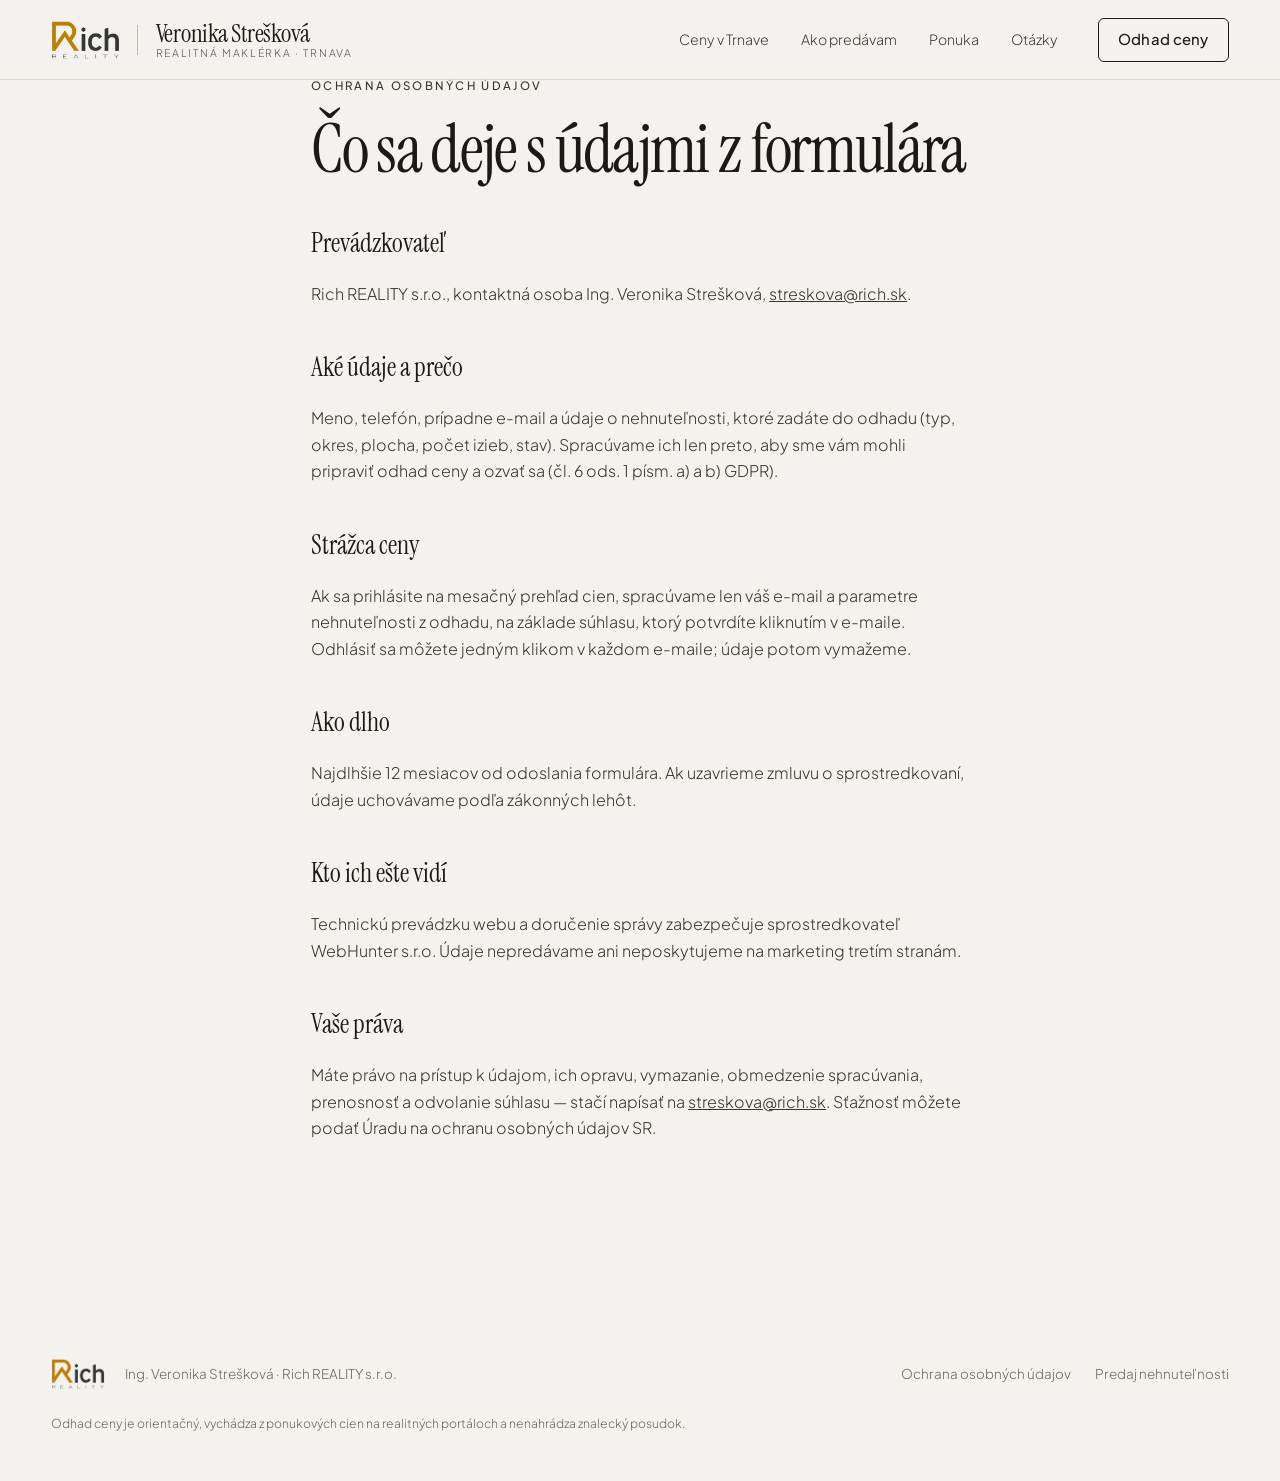
<file: ochrana-udajov/index.html>
<!doctype html>
<html lang="sk">
<head>
<meta charset="utf-8">
<meta name="viewport" content="width=device-width, initial-scale=1">
<title>Ochrana osobných údajov | Veronika Strešková</title>
<meta name="description" content="Ako spracúvame údaje z formulára odhadu ceny.">
<meta name="robots" content="noindex, follow">
<meta property="og:title" content="Ochrana osobných údajov | Veronika Strešková">
<meta property="og:description" content="Ako spracúvame údaje z formulára odhadu ceny.">
<meta property="og:type" content="website">
<meta property="og:image" content="https://www.rich.sk/imgcache/cw/550/ch/570/-6aa28d66d7d19e7af30cb29c.png">
<meta name="theme-color" content="#f6f1e8">
<link rel="preconnect" href="https://fonts.googleapis.com">
<link rel="preconnect" href="https://fonts.gstatic.com" crossorigin>
<link rel="stylesheet" href="https://fonts.googleapis.com/css2?family=Instrument+Serif:ital@0;1&family=Plus+Jakarta+Sans:wght@300;400;500;600&display=swap">
<link rel="stylesheet" href="../assets/naber.css?v=be22c054">
<style>:root{--gold:#946403;--gold-2:#bc7f04;--gold-deep:#3a2701;--gold-soft:rgba(188, 127, 4, .16);--gold-night:#d1b375;--tint:#bc7f04;--night:#1b160b;--night-rgb:27, 22, 11;--paper:#f4f2ee;--paper-rgb:244, 242, 238;--paper-2:#eae6de;--card:#fdfcfb;--cream:#ede8de;--cream-rgb:237, 232, 222;--cream-hi:#f9f7f3}</style>
<link rel="icon" href="data:image/svg+xml,%3Csvg xmlns='http://www.w3.org/2000/svg' viewBox='0 0 32 32'%3E%3Crect width='32' height='32' rx='6' fill='%231c1a17'/%3E%3Ctext x='16' y='23' font-family='Georgia' font-size='19' fill='%23d9a441' text-anchor='middle'%3EV%3C/text%3E%3C/svg%3E">

</head>
<body>
<header class="top" data-top>
  <a class="top__brand" href="../">
    <img class="top__logo" src="../assets/img/logo.png" alt="Rich REALITY s.r.o."><span class="top__sep" aria-hidden="true"></span>
    <span class="top__who">
      <span class="top__name">Veronika Strešková</span>
      <span class="top__role">realitná maklérka · Trnava</span>
    </span>
  </a>
  <nav class="top__nav" aria-label="Hlavné menu">
    <a href="../#trh">Ceny v Trnave</a>
    <a href="../#postup">Ako predávam</a>
    <a href="../#ponuka">Ponuka</a>
    <a href="../#otazky">Otázky</a>
  </nav>
  <a class="btn top__cta" href="../#odhad">Odhad ceny</a>
</header>
<main class="legal wrap">
  <p class="eyebrow">Ochrana osobných údajov</p>
  <h1 class="h2">Čo sa deje s údajmi z formulára</h1>
  <h2>Prevádzkovateľ</h2>
  <p>Rich REALITY s.r.o., kontaktná osoba Ing. Veronika Strešková, <a href="mailto:streskova@rich.sk">streskova@rich.sk</a>.</p>
  <h2>Aké údaje a prečo</h2>
  <p>Meno, telefón, prípadne e-mail a údaje o nehnuteľnosti, ktoré zadáte do odhadu (typ, okres, plocha, počet izieb, stav). Spracúvame ich len preto, aby sme vám mohli pripraviť odhad ceny a ozvať sa (čl. 6 ods. 1 písm. a) a b) GDPR).</p>
  <h2>Strážca ceny</h2>
  <p>Ak sa prihlásite na mesačný prehľad cien, spracúvame len váš e-mail a parametre nehnuteľnosti z odhadu, na základe súhlasu, ktorý potvrdíte kliknutím v e-maile. Odhlásiť sa môžete jedným klikom v každom e-maile; údaje potom vymažeme.</p>
  <h2>Ako dlho</h2>
  <p>Najdlhšie 12 mesiacov od odoslania formulára. Ak uzavrieme zmluvu o sprostredkovaní, údaje uchovávame podľa zákonných lehôt.</p>
  <h2>Kto ich ešte vidí</h2>
  <p>Technickú prevádzku webu a doručenie správy zabezpečuje sprostredkovateľ WebHunter s.r.o. Údaje nepredávame ani neposkytujeme na marketing tretím stranám.</p>
  <h2>Vaše práva</h2>
  <p>Máte právo na prístup k údajom, ich opravu, vymazanie, obmedzenie spracúvania, prenosnosť a odvolanie súhlasu — stačí napísať na <a href="mailto:streskova@rich.sk">streskova@rich.sk</a>. Sťažnosť môžete podať Úradu na ochranu osobných údajov SR.</p>
</main>
<footer class="foot">
  <div class="wrap foot__grid">
    <div class="foot__brand"><img src="../assets/img/logo.png" alt="Rich REALITY s.r.o." loading="lazy" referrerpolicy="no-referrer"><span>Ing. Veronika Strešková · Rich REALITY s.r.o.</span></div>
    <nav class="foot__nav">
      <a href="../ochrana-udajov/">Ochrana osobných údajov</a>
      <a href="../predaj/">Predaj nehnuteľnosti</a>
    </nav>
    <p class="foot__note">Odhad ceny je orientačný, vychádza z ponukových cien na realitných portáloch a nenahrádza znalecký posudok.</p>
  </div>
</footer>
</body>
</html>
</file>
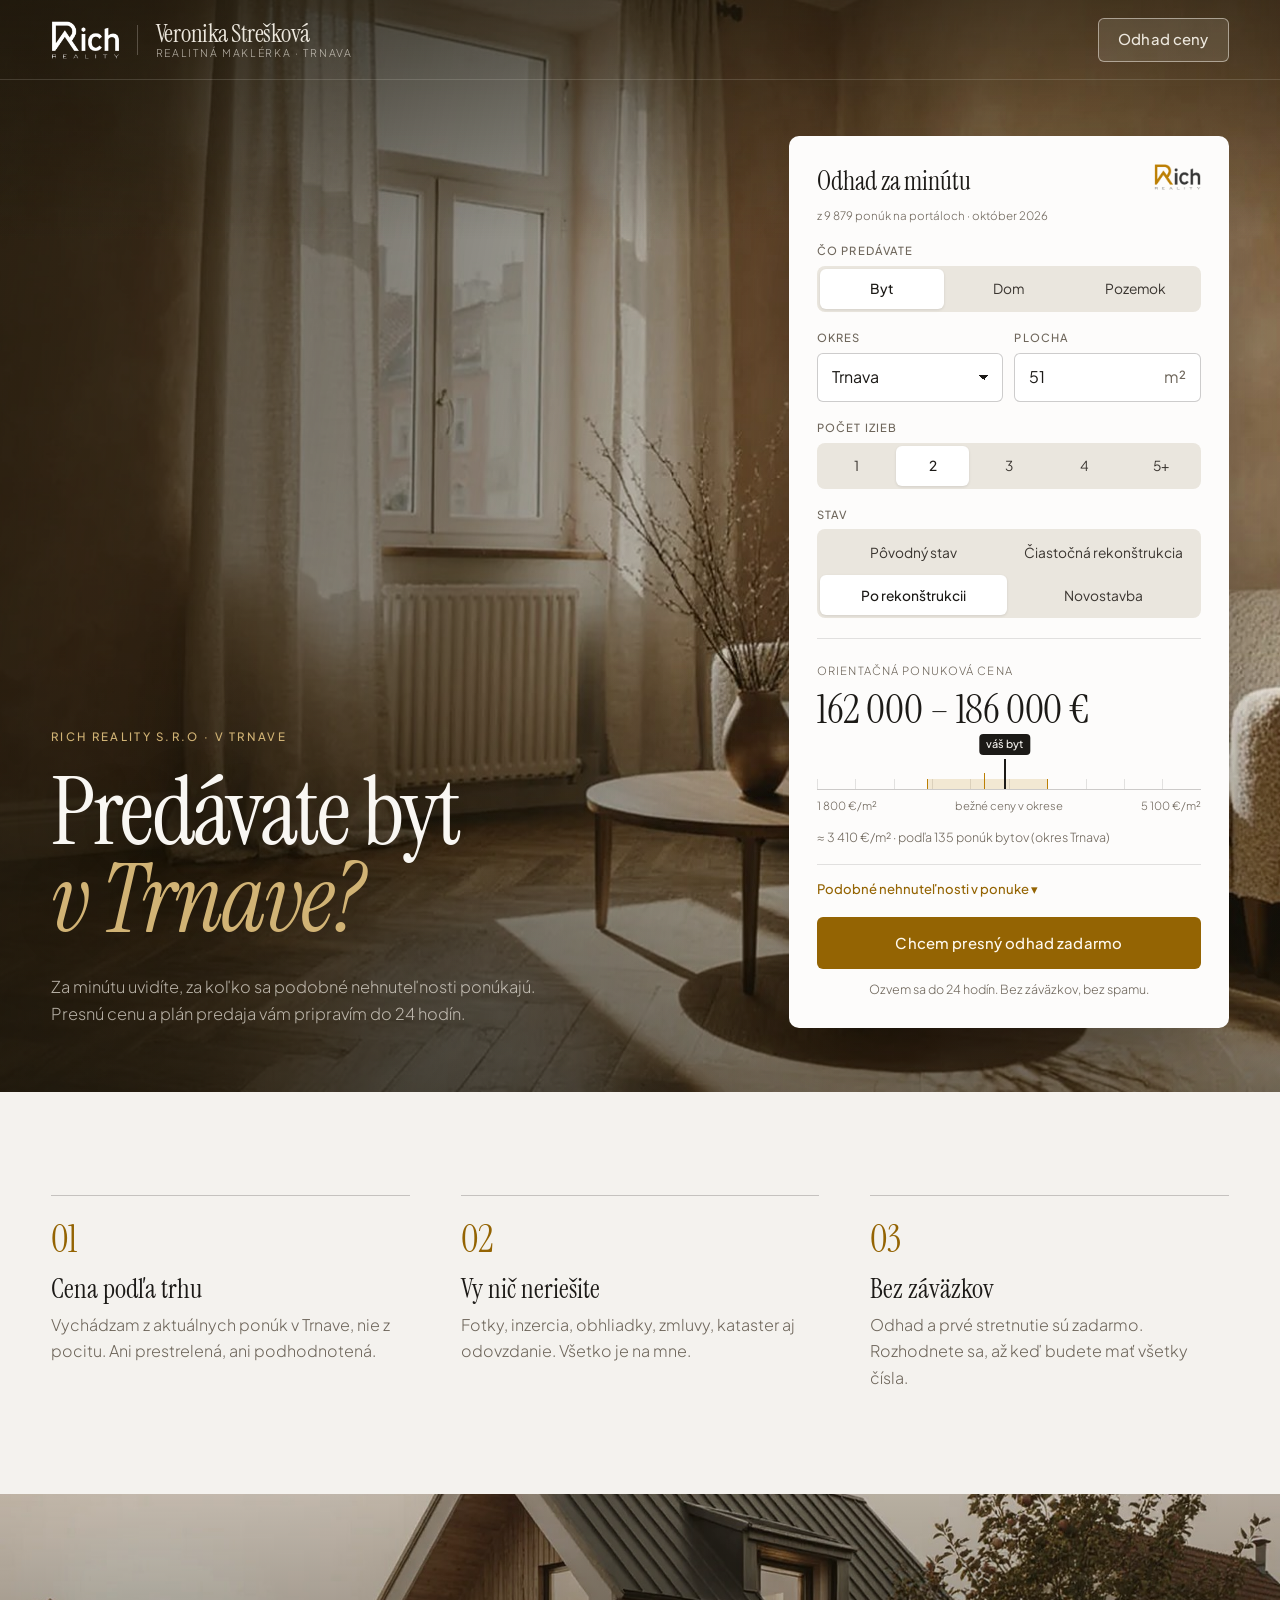
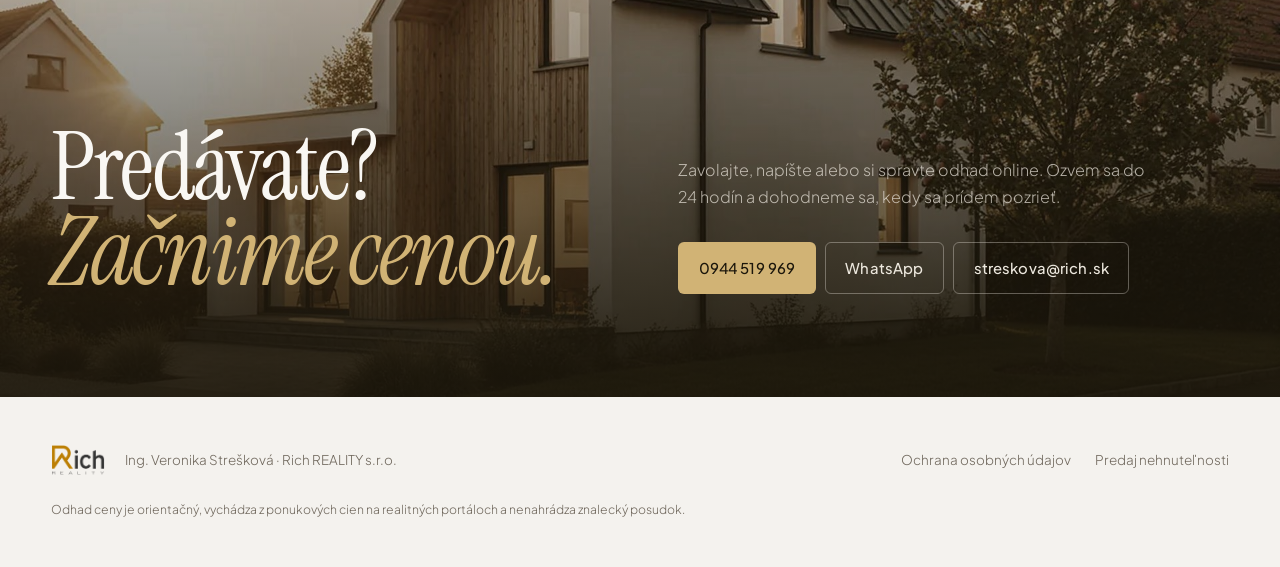
<file: predaj/index.html>
<!doctype html>
<html lang="sk">
<head>
<meta charset="utf-8">
<meta name="viewport" content="width=device-width, initial-scale=1">
<title>Predávate nehnuteľnosť v Trnave? Bezplatný odhad do 24 hodín</title>
<meta name="description" content="Zistite, za koľko predáte byt, dom alebo pozemok v Trnave. Ing. Veronika Strešková, Rich REALITY s.r.o..">
<meta name="robots" content="noindex, follow">
<meta property="og:title" content="Predávate nehnuteľnosť v Trnave? Bezplatný odhad do 24 hodín">
<meta property="og:description" content="Zistite, za koľko predáte byt, dom alebo pozemok v Trnave. Ing. Veronika Strešková, Rich REALITY s.r.o..">
<meta property="og:type" content="website">
<meta property="og:image" content="https://www.rich.sk/imgcache/cw/550/ch/570/-6aa28d66d7d19e7af30cb29c.png">
<meta name="theme-color" content="#f6f1e8">
<link rel="preconnect" href="https://fonts.googleapis.com">
<link rel="preconnect" href="https://fonts.gstatic.com" crossorigin>
<link rel="stylesheet" href="https://fonts.googleapis.com/css2?family=Instrument+Serif:ital@0;1&family=Plus+Jakarta+Sans:wght@300;400;500;600&display=swap">
<link rel="stylesheet" href="../assets/naber.css?v=be22c054">
<style>:root{--gold:#946403;--gold-2:#bc7f04;--gold-deep:#3a2701;--gold-soft:rgba(188, 127, 4, .16);--gold-night:#d1b375;--tint:#bc7f04;--night:#1b160b;--night-rgb:27, 22, 11;--paper:#f4f2ee;--paper-rgb:244, 242, 238;--paper-2:#eae6de;--card:#fdfcfb;--cream:#ede8de;--cream-rgb:237, 232, 222;--cream-hi:#f9f7f3}</style>
<link rel="icon" href="data:image/svg+xml,%3Csvg xmlns='http://www.w3.org/2000/svg' viewBox='0 0 32 32'%3E%3Crect width='32' height='32' rx='6' fill='%231c1a17'/%3E%3Ctext x='16' y='23' font-family='Georgia' font-size='19' fill='%23d9a441' text-anchor='middle'%3EV%3C/text%3E%3C/svg%3E">

</head>
<body class="has-hero is-landing">
<header class="top top--over" data-top>
  <a class="top__brand" href="../">
    <img class="top__logo" src="../assets/img/logo.png" alt="Rich REALITY s.r.o."><span class="top__sep" aria-hidden="true"></span>
    <span class="top__who">
      <span class="top__name">Veronika Strešková</span>
      <span class="top__role">realitná maklérka · Trnava</span>
    </span>
  </a>
  
  <a class="btn top__cta" href="../#odhad">Odhad ceny</a>
</header>
<main>
<section class="hero hero--landing">
  <img class="hero__bg" src="../assets/img/hero.jpg" alt="" fetchpriority="high">
  <div class="wrap hero__grid">
    <div class="hero__text">
      <p class="eyebrow eyebrow--light">Rich REALITY s.r.o · v Trnave</p>
      <h1 class="h1">Predávate <span class="h1__typ" data-out="h1typ">byt</span><br><em>v Trnave?</em></h1>
      <p class="lead">Za minútu uvidíte, za koľko sa podobné nehnuteľnosti ponúkajú. Presnú cenu a plán predaja vám pripravím do 24 hodín.</p>
      
    </div>
    <div class="hero__calc" id="odhad"><form class="calc" id="calc" novalidate data-endpoint="https://webhunter-naber.webhunter.workers.dev/lead" data-web="veronika-streskova" data-okres="Trnava">
  <div class="calc__head">
    <span class="calc__step">Odhad za minútu</span>
    <img class="calc__logo" src="../assets/img/logo.png" alt="Rich REALITY s.r.o.">
  </div>
  <p class="calc__meta">z 9 879 ponúk na portáloch · október 2026</p>

  <fieldset class="calc__row">
    <legend>Čo predávate</legend>
    <div class="seg seg--3"><label class="seg__opt"><input type="radio" name="typ" value="byt" checked><span>Byt</span></label><label class="seg__opt"><input type="radio" name="typ" value="dom"><span>Dom</span></label><label class="seg__opt"><input type="radio" name="typ" value="pozemok"><span>Pozemok</span></label></div>
  </fieldset>

  <div class="calc__grid">
    <label class="field">
      <span>Okres</span>
      <select name="okres"><optgroup label="Bratislavský kraj"><option value="Bratislava">Bratislava</option><option value="Malacky">Malacky</option><option value="Pezinok">Pezinok</option><option value="Senec">Senec</option></optgroup><optgroup label="Trnavský kraj"><option value="Dunajská Streda">Dunajská Streda</option><option value="Galanta">Galanta</option><option value="Hlohovec">Hlohovec</option><option value="Piešťany">Piešťany</option><option value="Senica">Senica</option><option value="Skalica">Skalica</option><option value="Trnava" selected>Trnava</option></optgroup><optgroup label="Trenčiansky kraj"><option value="Bánovce nad Bebravou">Bánovce nad Bebravou</option><option value="Ilava">Ilava</option><option value="Myjava">Myjava</option><option value="Nové Mesto nad Váhom">Nové Mesto nad Váhom</option><option value="Partizánske">Partizánske</option><option value="Považská Bystrica">Považská Bystrica</option><option value="Prievidza">Prievidza</option><option value="Púchov">Púchov</option><option value="Trenčín">Trenčín</option></optgroup><optgroup label="Nitriansky kraj"><option value="Komárno">Komárno</option><option value="Levice">Levice</option><option value="Nitra">Nitra</option><option value="Nové Zámky">Nové Zámky</option><option value="Šaľa">Šaľa</option><option value="Topoľčany">Topoľčany</option><option value="Zlaté Moravce">Zlaté Moravce</option></optgroup><optgroup label="Žilinský kraj"><option value="Bytča">Bytča</option><option value="Čadca">Čadca</option><option value="Dolný Kubín">Dolný Kubín</option><option value="Kysucké Nové Mesto">Kysucké Nové Mesto</option><option value="Liptovský Mikuláš">Liptovský Mikuláš</option><option value="Martin">Martin</option><option value="Námestovo">Námestovo</option><option value="Ružomberok">Ružomberok</option><option value="Turčianske Teplice">Turčianske Teplice</option><option value="Tvrdošín">Tvrdošín</option><option value="Žilina">Žilina</option></optgroup><optgroup label="Banskobystrický kraj"><option value="Banská Bystrica">Banská Bystrica</option><option value="Banská Štiavnica">Banská Štiavnica</option><option value="Brezno">Brezno</option><option value="Detva">Detva</option><option value="Krupina">Krupina</option><option value="Lučenec">Lučenec</option><option value="Poltár">Poltár</option><option value="Revúca">Revúca</option><option value="Rimavská Sobota">Rimavská Sobota</option><option value="Veľký Krtíš">Veľký Krtíš</option><option value="Zvolen">Zvolen</option><option value="Žarnovica">Žarnovica</option><option value="Žiar nad Hronom">Žiar nad Hronom</option></optgroup><optgroup label="Prešovský kraj"><option value="Bardejov">Bardejov</option><option value="Humenné">Humenné</option><option value="Kežmarok">Kežmarok</option><option value="Levoča">Levoča</option><option value="Medzilaborce">Medzilaborce</option><option value="Poprad">Poprad</option><option value="Prešov">Prešov</option><option value="Sabinov">Sabinov</option><option value="Snina">Snina</option><option value="Stará Ľubovňa">Stará Ľubovňa</option><option value="Stropkov">Stropkov</option><option value="Svidník">Svidník</option><option value="Vranov nad Topľou">Vranov nad Topľou</option></optgroup><optgroup label="Košický kraj"><option value="Gelnica">Gelnica</option><option value="Košice">Košice</option><option value="Košice-okolie">Košice-okolie</option><option value="Michalovce">Michalovce</option><option value="Rožňava">Rožňava</option><option value="Sobrance">Sobrance</option><option value="Spišská Nová Ves">Spišská Nová Ves</option><option value="Trebišov">Trebišov</option></optgroup></select>
    </label>
    <label class="field">
      <span>Plocha</span>
      <span class="field__unit"><input name="plocha" type="number" inputmode="numeric" min="10" max="100000" value="51"><em>m²</em></span>
    </label>
  </div>

  <fieldset class="calc__row" data-pre="byt">
    <legend>Počet izieb</legend>
    <div class="seg seg--5"><label class="seg__opt"><input type="radio" name="izby" value="1"><span>1</span></label><label class="seg__opt"><input type="radio" name="izby" value="2" checked><span>2</span></label><label class="seg__opt"><input type="radio" name="izby" value="3"><span>3</span></label><label class="seg__opt"><input type="radio" name="izby" value="4"><span>4</span></label><label class="seg__opt"><input type="radio" name="izby" value="5"><span>5+</span></label></div>
  </fieldset>

  <fieldset class="calc__row" data-pre="byt dom">
    <legend>Stav</legend>
    <div class="seg seg--4"><label class="seg__opt"><input type="radio" name="stav" value="povodny"><span>Pôvodný stav</span></label><label class="seg__opt"><input type="radio" name="stav" value="ciastocna"><span>Čiastočná rekonštrukcia</span></label><label class="seg__opt"><input type="radio" name="stav" value="kompletna" checked><span>Po rekonštrukcii</span></label><label class="seg__opt"><input type="radio" name="stav" value="novostavba"><span>Novostavba</span></label></div>
  </fieldset>

  <div class="calc__result" aria-live="polite">
    <span class="calc__label">Orientačná ponuková cena</span>
    <strong class="calc__price" data-out="cena">—</strong>
    <div class="ruler" aria-hidden="true">
      <div class="ruler__band" data-out="band"></div>
      <div class="ruler__median" data-out="median"></div>
      <div class="ruler__pin" data-out="pin"><span data-out="pinlabel">váš byt</span></div>
    </div>
    <div class="ruler__scale" aria-hidden="true"><span data-out="min"></span><span>bežné ceny v okrese</span><span data-out="max"></span></div>
    <p class="calc__note" data-out="pozn"></p>
    <details class="comp" data-out="comp" hidden><summary>Podobné nehnuteľnosti v ponuke</summary><ul></ul></details>
  </div>

  <div class="calc__lead" data-krok="1">
    <button class="btn btn--gold btn--wide" type="button" data-akcia="pokracuj">Chcem presný odhad zadarmo</button>
    <p class="calc__hint">Ozvem sa do 24 hodín. Bez záväzkov, bez spamu.</p>
  </div>

  <div class="calc__lead" data-krok="2" hidden>
    <div class="calc__grid">
      <label class="field"><span>Meno</span><input name="meno" autocomplete="name" required></label>
      <label class="field"><span>Telefón</span><input name="telefon" type="tel" autocomplete="tel" inputmode="tel" placeholder="09xx xxx xxx" required></label>
    </div>
    <label class="field"><span>E-mail <i>(nepovinné)</i></span><input name="email" type="email" autocomplete="email"></label>
    <fieldset class="calc__row">
      <legend>Kedy plánujete predávať?</legend>
      <div class="seg seg--3"><label class="seg__opt"><input type="radio" name="kedy" value="3m"><span>Do 3 mesiacov</span></label><label class="seg__opt"><input type="radio" name="kedy" value="rok"><span>Do roka</span></label><label class="seg__opt"><input type="radio" name="kedy" value="zistujem"><span>Len zisťujem</span></label></div>
    </fieldset>
    <input class="calc__hp" name="web_stranka" tabindex="-1" autocomplete="off" aria-hidden="true">
    <label class="check"><input type="checkbox" name="suhlas" required><span>Súhlasím so <a href="../ochrana-udajov/" data-koren>spracovaním osobných údajov</a> na účel odhadu ceny.</span></label>
    <button class="btn btn--gold btn--wide" type="submit">Poslať a dohodnúť odhad</button>
    <p class="calc__err" data-out="chyba" hidden></p>
  </div>

  <div class="calc__done" data-krok="3" hidden>
    <strong>Ďakujem, ozvem sa do 24 hodín.</strong>
    <p>Medzitým si pripravte list vlastníctva, ak ho máte po ruke — odhad bude presnejší.</p>
  </div>
</form></div>
  </div>
</section>
<section class="reasons-sec">
  <div class="wrap"><ul class="reasons"><li class="reason reveal"><span class="reason__n">01</span><h3>Cena podľa trhu</h3><p>Vychádzam z aktuálnych ponúk v Trnave, nie z pocitu. Ani prestrelená, ani podhodnotená.</p></li><li class="reason reveal"><span class="reason__n">02</span><h3>Vy nič neriešite</h3><p>Fotky, inzercia, obhliadky, zmluvy, kataster aj odovzdanie. Všetko je na mne.</p></li><li class="reason reveal"><span class="reason__n">03</span><h3>Bez záväzkov</h3><p>Odhad a prvé stretnutie sú zadarmo. Rozhodnete sa, až keď budete mať všetky čísla.</p></li></ul></div>
</section>
<section class="cta" id="kontakt">
  <img class="cta__bg" src="../assets/img/dom.jpg" alt="" loading="lazy">
  <div class="wrap cta__grid">
    <h2 class="cta__title reveal">Predávate?<br><em>Začnime cenou.</em></h2>
    <div class="cta__side reveal">
      <p class="cta__lead">Zavolajte, napíšte alebo si spravte odhad online. Ozvem sa do 24 hodín a dohodneme sa, kedy sa prídem pozrieť.</p>
      <div class="contacts contacts--big"><a class="btn btn--dark" href="tel:+421944519969">0944 519 969</a><a class="btn btn--line" href="https://wa.me/421944519969?text=Dobr%C3%BD%20de%C5%88%2C%20chcel%28a%29%20by%20som%20odhad%20ceny%20mojej%20nehnute%C4%BEnosti." target="_blank" rel="noopener">WhatsApp</a><a class="btn btn--line" href="mailto:streskova@rich.sk">streskova@rich.sk</a></div>
    </div>
  </div>
</section>
</main>
<nav class="dock" aria-label="Rýchly kontakt">
  <a href="tel:+421944519969">Zavolať</a>
  <a href="https://wa.me/421944519969?text=Dobr%C3%BD%20de%C5%88%2C%20chcel%28a%29%20by%20som%20odhad%20ceny%20mojej%20nehnute%C4%BEnosti." target="_blank" rel="noopener">WhatsApp</a>
  <a class="dock__cta" href="#odhad">Odhad ceny</a>
</nav>
<footer class="foot">
  <div class="wrap foot__grid">
    <div class="foot__brand"><img src="../assets/img/logo.png" alt="Rich REALITY s.r.o." loading="lazy" referrerpolicy="no-referrer"><span>Ing. Veronika Strešková · Rich REALITY s.r.o.</span></div>
    <nav class="foot__nav">
      <a href="../ochrana-udajov/">Ochrana osobných údajov</a>
      <a href="../predaj/">Predaj nehnuteľnosti</a>
    </nav>
    <p class="foot__note">Odhad ceny je orientačný, vychádza z ponukových cien na realitných portáloch a nenahrádza znalecký posudok.</p>
  </div>
</footer>
<script src="../assets/ceny.js?v=1e78e64e"></script>
<script src="../assets/porovnania.js?v=1e78e64e"></script>
<script src="../assets/naber.js?v=3b9de071" defer></script>
</body>
</html>
</file>
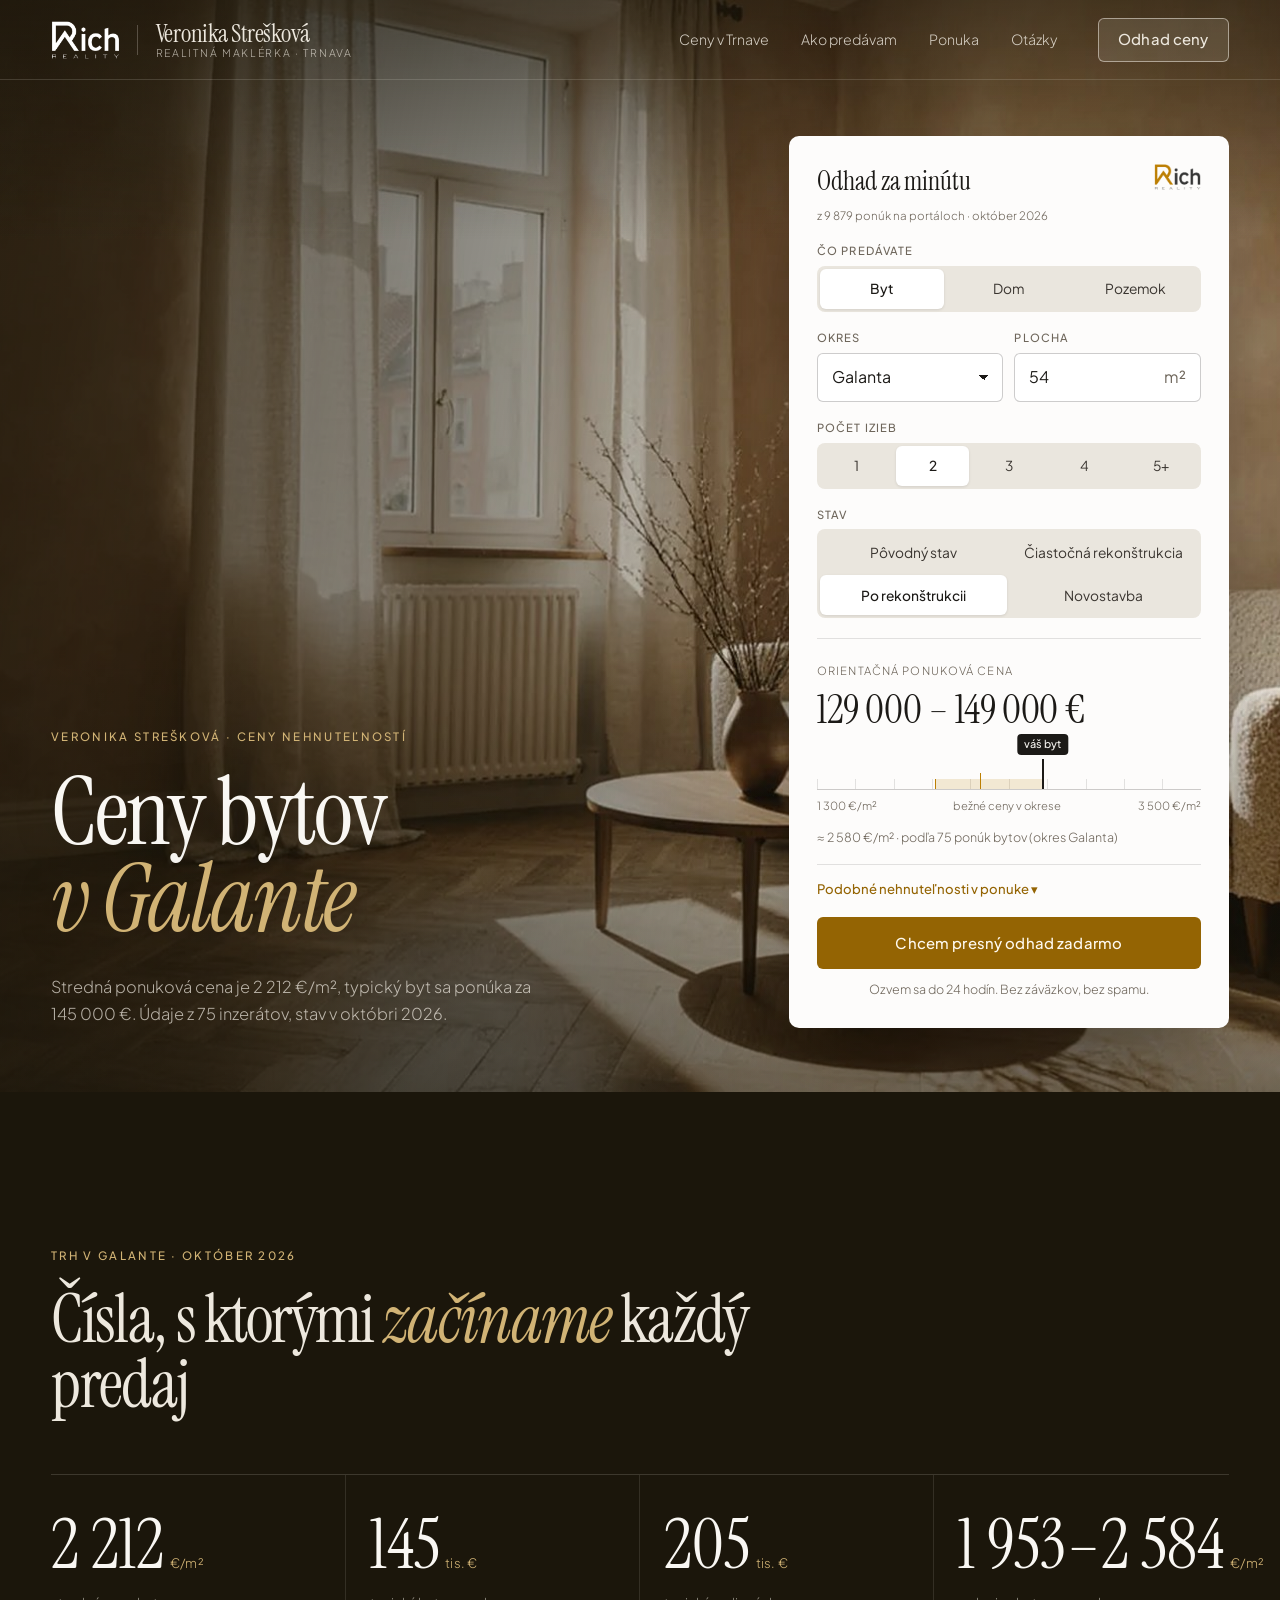
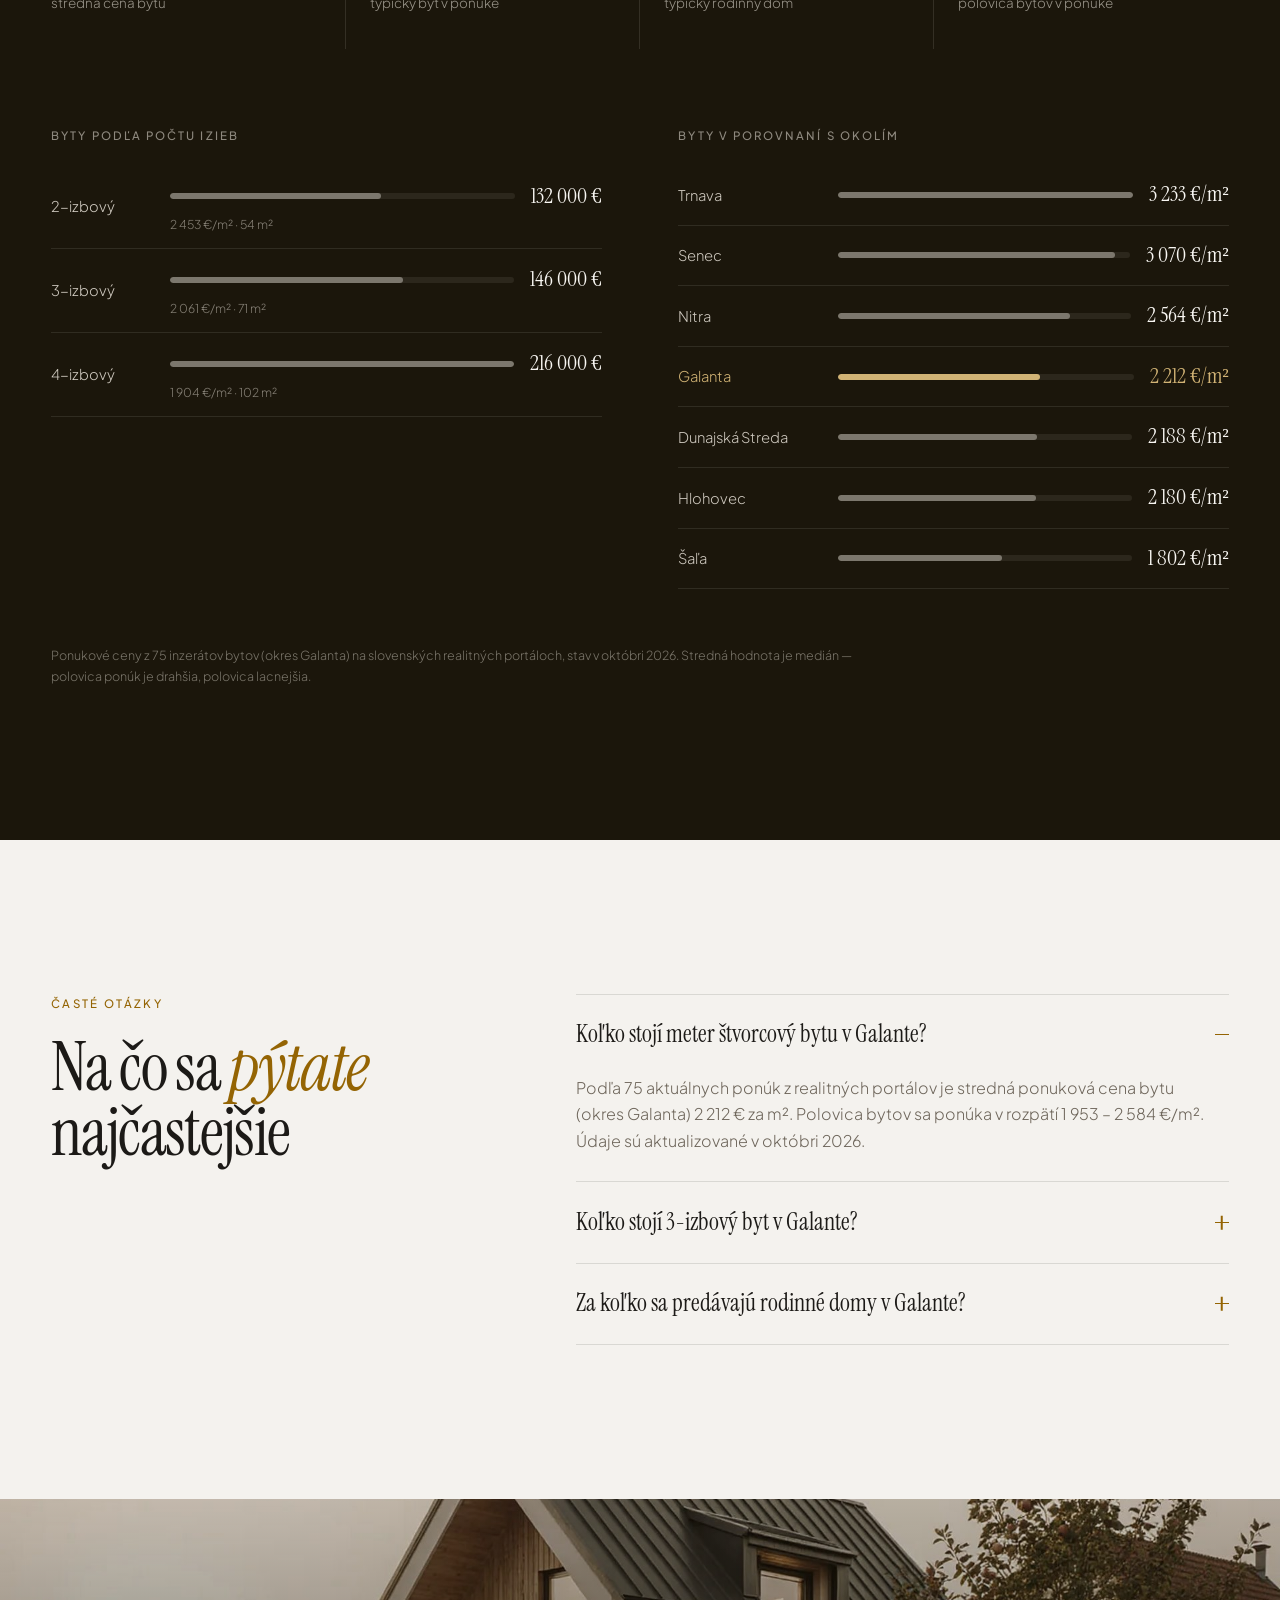
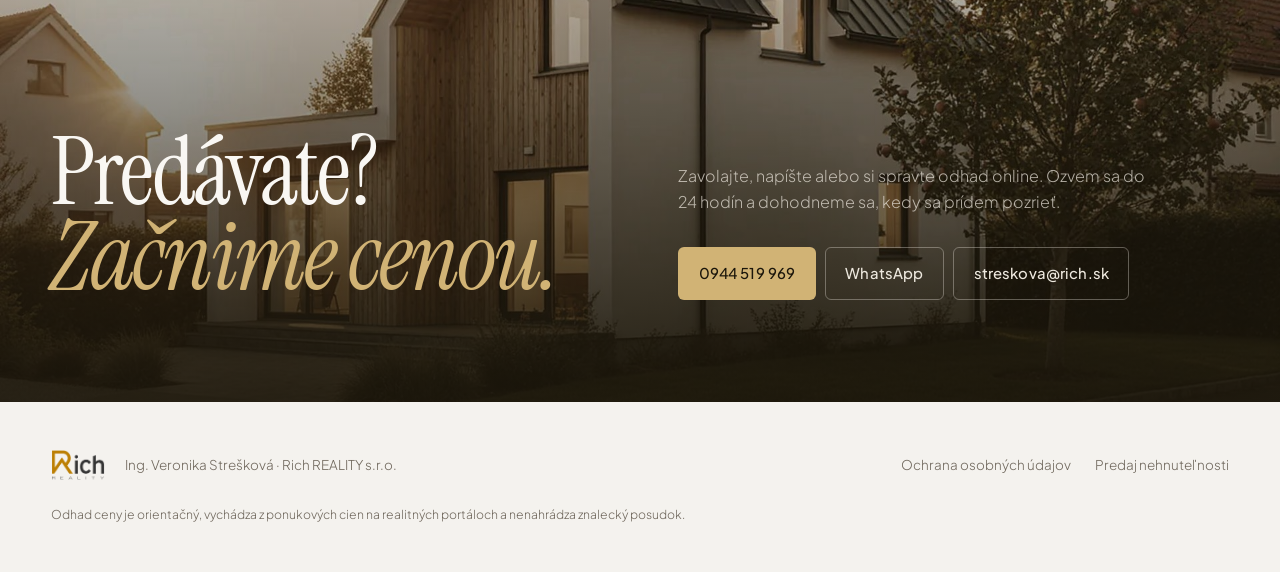
<file: ceny/galanta/index.html>
<!doctype html>
<html lang="sk">
<head>
<meta charset="utf-8">
<meta name="viewport" content="width=device-width, initial-scale=1">
<title>Ceny bytov v Galante — október 2026</title>
<meta name="description" content="Stredná ponuková cena bytu v Galante je 2 212 €/m² podľa 75 ponúk. Ceny podľa počtu izieb, domy a pozemky. Odhad ceny zdarma.">
<meta name="robots" content="noindex, follow">
<meta property="og:title" content="Ceny bytov v Galante — október 2026">
<meta property="og:description" content="Stredná ponuková cena bytu v Galante je 2 212 €/m² podľa 75 ponúk. Ceny podľa počtu izieb, domy a pozemky. Odhad ceny zdarma.">
<meta property="og:type" content="website">
<meta property="og:image" content="https://www.rich.sk/imgcache/cw/550/ch/570/-6aa28d66d7d19e7af30cb29c.png">
<meta name="theme-color" content="#f6f1e8">
<link rel="preconnect" href="https://fonts.googleapis.com">
<link rel="preconnect" href="https://fonts.gstatic.com" crossorigin>
<link rel="stylesheet" href="https://fonts.googleapis.com/css2?family=Instrument+Serif:ital@0;1&family=Plus+Jakarta+Sans:wght@300;400;500;600&display=swap">
<link rel="stylesheet" href="../../assets/naber.css?v=be22c054">
<style>:root{--gold:#946403;--gold-2:#bc7f04;--gold-deep:#3a2701;--gold-soft:rgba(188, 127, 4, .16);--gold-night:#d1b375;--tint:#bc7f04;--night:#1b160b;--night-rgb:27, 22, 11;--paper:#f4f2ee;--paper-rgb:244, 242, 238;--paper-2:#eae6de;--card:#fdfcfb;--cream:#ede8de;--cream-rgb:237, 232, 222;--cream-hi:#f9f7f3}</style>
<link rel="icon" href="data:image/svg+xml,%3Csvg xmlns='http://www.w3.org/2000/svg' viewBox='0 0 32 32'%3E%3Crect width='32' height='32' rx='6' fill='%231c1a17'/%3E%3Ctext x='16' y='23' font-family='Georgia' font-size='19' fill='%23d9a441' text-anchor='middle'%3EV%3C/text%3E%3C/svg%3E">
<script type="application/ld+json">{"@context": "https://schema.org", "@type": "FAQPage", "mainEntity": [{"@type": "Question", "name": "Koľko stojí meter štvorcový bytu v Galante?", "acceptedAnswer": {"@type": "Answer", "text": "Podľa 75 aktuálnych ponúk z realitných portálov je stredná ponuková cena bytu (okres Galanta) 2 212 € za m². Polovica bytov sa ponúka v rozpätí 1 953 – 2 584 €/m². Údaje sú aktualizované v októbri 2026."}}, {"@type": "Question", "name": "Koľko stojí 3-izbový byt v Galante?", "acceptedAnswer": {"@type": "Answer", "text": "Typický 3-izbový byt s plochou okolo 71 m² sa v Galante ponúka približne za 146 000 €. Konečnú cenu ovplyvní najmä stav, poschodie, balkón či loggia, parkovanie a konkrétna ulica."}}, {"@type": "Question", "name": "Za koľko sa predávajú rodinné domy v Galante?", "acceptedAnswer": {"@type": "Answer", "text": "Stredná ponuková cena rodinného domu je 205 000 € pri úžitkovej ploche okolo 122 m², teda zhruba 1 483 € za m². Pri domoch rozhoduje aj veľkosť pozemku a stav kúrenia, strechy a okien."}}]}</script>
</head>
<body class="has-hero">
<header class="top top--over" data-top>
  <a class="top__brand" href="../../">
    <img class="top__logo" src="../../assets/img/logo.png" alt="Rich REALITY s.r.o."><span class="top__sep" aria-hidden="true"></span>
    <span class="top__who">
      <span class="top__name">Veronika Strešková</span>
      <span class="top__role">realitná maklérka · Trnava</span>
    </span>
  </a>
  <nav class="top__nav" aria-label="Hlavné menu">
    <a href="../../#trh">Ceny v Trnave</a>
    <a href="../../#postup">Ako predávam</a>
    <a href="../../#ponuka">Ponuka</a>
    <a href="../../#otazky">Otázky</a>
  </nav>
  <a class="btn top__cta" href="../../#odhad">Odhad ceny</a>
</header>
<main>
<section class="hero hero--area">
  <img class="hero__bg" src="../../assets/img/hero.jpg" alt="" fetchpriority="high">
  <div class="wrap hero__grid">
    <div class="hero__text">
      <p class="eyebrow eyebrow--light"><a href="../../">Veronika Strešková</a> · Ceny nehnuteľností</p>
      <h1 class="h1">Ceny bytov<br><em>v Galante</em></h1>
      <p class="lead">Stredná ponuková cena je 2 212 €/m², typický byt sa ponúka za 145 000 €. Údaje z 75 inzerátov, stav v októbri 2026.</p>
      
    </div>
    <div class="hero__calc" id="odhad"><form class="calc" id="calc" novalidate data-endpoint="https://webhunter-naber.webhunter.workers.dev/lead" data-web="veronika-streskova" data-okres="Galanta">
  <div class="calc__head">
    <span class="calc__step">Odhad za minútu</span>
    <img class="calc__logo" src="../../assets/img/logo.png" alt="Rich REALITY s.r.o.">
  </div>
  <p class="calc__meta">z 9 879 ponúk na portáloch · október 2026</p>

  <fieldset class="calc__row">
    <legend>Čo predávate</legend>
    <div class="seg seg--3"><label class="seg__opt"><input type="radio" name="typ" value="byt" checked><span>Byt</span></label><label class="seg__opt"><input type="radio" name="typ" value="dom"><span>Dom</span></label><label class="seg__opt"><input type="radio" name="typ" value="pozemok"><span>Pozemok</span></label></div>
  </fieldset>

  <div class="calc__grid">
    <label class="field">
      <span>Okres</span>
      <select name="okres"><optgroup label="Bratislavský kraj"><option value="Bratislava">Bratislava</option><option value="Malacky">Malacky</option><option value="Pezinok">Pezinok</option><option value="Senec">Senec</option></optgroup><optgroup label="Trnavský kraj"><option value="Dunajská Streda">Dunajská Streda</option><option value="Galanta" selected>Galanta</option><option value="Hlohovec">Hlohovec</option><option value="Piešťany">Piešťany</option><option value="Senica">Senica</option><option value="Skalica">Skalica</option><option value="Trnava">Trnava</option></optgroup><optgroup label="Trenčiansky kraj"><option value="Bánovce nad Bebravou">Bánovce nad Bebravou</option><option value="Ilava">Ilava</option><option value="Myjava">Myjava</option><option value="Nové Mesto nad Váhom">Nové Mesto nad Váhom</option><option value="Partizánske">Partizánske</option><option value="Považská Bystrica">Považská Bystrica</option><option value="Prievidza">Prievidza</option><option value="Púchov">Púchov</option><option value="Trenčín">Trenčín</option></optgroup><optgroup label="Nitriansky kraj"><option value="Komárno">Komárno</option><option value="Levice">Levice</option><option value="Nitra">Nitra</option><option value="Nové Zámky">Nové Zámky</option><option value="Šaľa">Šaľa</option><option value="Topoľčany">Topoľčany</option><option value="Zlaté Moravce">Zlaté Moravce</option></optgroup><optgroup label="Žilinský kraj"><option value="Bytča">Bytča</option><option value="Čadca">Čadca</option><option value="Dolný Kubín">Dolný Kubín</option><option value="Kysucké Nové Mesto">Kysucké Nové Mesto</option><option value="Liptovský Mikuláš">Liptovský Mikuláš</option><option value="Martin">Martin</option><option value="Námestovo">Námestovo</option><option value="Ružomberok">Ružomberok</option><option value="Turčianske Teplice">Turčianske Teplice</option><option value="Tvrdošín">Tvrdošín</option><option value="Žilina">Žilina</option></optgroup><optgroup label="Banskobystrický kraj"><option value="Banská Bystrica">Banská Bystrica</option><option value="Banská Štiavnica">Banská Štiavnica</option><option value="Brezno">Brezno</option><option value="Detva">Detva</option><option value="Krupina">Krupina</option><option value="Lučenec">Lučenec</option><option value="Poltár">Poltár</option><option value="Revúca">Revúca</option><option value="Rimavská Sobota">Rimavská Sobota</option><option value="Veľký Krtíš">Veľký Krtíš</option><option value="Zvolen">Zvolen</option><option value="Žarnovica">Žarnovica</option><option value="Žiar nad Hronom">Žiar nad Hronom</option></optgroup><optgroup label="Prešovský kraj"><option value="Bardejov">Bardejov</option><option value="Humenné">Humenné</option><option value="Kežmarok">Kežmarok</option><option value="Levoča">Levoča</option><option value="Medzilaborce">Medzilaborce</option><option value="Poprad">Poprad</option><option value="Prešov">Prešov</option><option value="Sabinov">Sabinov</option><option value="Snina">Snina</option><option value="Stará Ľubovňa">Stará Ľubovňa</option><option value="Stropkov">Stropkov</option><option value="Svidník">Svidník</option><option value="Vranov nad Topľou">Vranov nad Topľou</option></optgroup><optgroup label="Košický kraj"><option value="Gelnica">Gelnica</option><option value="Košice">Košice</option><option value="Košice-okolie">Košice-okolie</option><option value="Michalovce">Michalovce</option><option value="Rožňava">Rožňava</option><option value="Sobrance">Sobrance</option><option value="Spišská Nová Ves">Spišská Nová Ves</option><option value="Trebišov">Trebišov</option></optgroup></select>
    </label>
    <label class="field">
      <span>Plocha</span>
      <span class="field__unit"><input name="plocha" type="number" inputmode="numeric" min="10" max="100000" value="54"><em>m²</em></span>
    </label>
  </div>

  <fieldset class="calc__row" data-pre="byt">
    <legend>Počet izieb</legend>
    <div class="seg seg--5"><label class="seg__opt"><input type="radio" name="izby" value="1"><span>1</span></label><label class="seg__opt"><input type="radio" name="izby" value="2" checked><span>2</span></label><label class="seg__opt"><input type="radio" name="izby" value="3"><span>3</span></label><label class="seg__opt"><input type="radio" name="izby" value="4"><span>4</span></label><label class="seg__opt"><input type="radio" name="izby" value="5"><span>5+</span></label></div>
  </fieldset>

  <fieldset class="calc__row" data-pre="byt dom">
    <legend>Stav</legend>
    <div class="seg seg--4"><label class="seg__opt"><input type="radio" name="stav" value="povodny"><span>Pôvodný stav</span></label><label class="seg__opt"><input type="radio" name="stav" value="ciastocna"><span>Čiastočná rekonštrukcia</span></label><label class="seg__opt"><input type="radio" name="stav" value="kompletna" checked><span>Po rekonštrukcii</span></label><label class="seg__opt"><input type="radio" name="stav" value="novostavba"><span>Novostavba</span></label></div>
  </fieldset>

  <div class="calc__result" aria-live="polite">
    <span class="calc__label">Orientačná ponuková cena</span>
    <strong class="calc__price" data-out="cena">—</strong>
    <div class="ruler" aria-hidden="true">
      <div class="ruler__band" data-out="band"></div>
      <div class="ruler__median" data-out="median"></div>
      <div class="ruler__pin" data-out="pin"><span data-out="pinlabel">váš byt</span></div>
    </div>
    <div class="ruler__scale" aria-hidden="true"><span data-out="min"></span><span>bežné ceny v okrese</span><span data-out="max"></span></div>
    <p class="calc__note" data-out="pozn"></p>
    <details class="comp" data-out="comp" hidden><summary>Podobné nehnuteľnosti v ponuke</summary><ul></ul></details>
  </div>

  <div class="calc__lead" data-krok="1">
    <button class="btn btn--gold btn--wide" type="button" data-akcia="pokracuj">Chcem presný odhad zadarmo</button>
    <p class="calc__hint">Ozvem sa do 24 hodín. Bez záväzkov, bez spamu.</p>
  </div>

  <div class="calc__lead" data-krok="2" hidden>
    <div class="calc__grid">
      <label class="field"><span>Meno</span><input name="meno" autocomplete="name" required></label>
      <label class="field"><span>Telefón</span><input name="telefon" type="tel" autocomplete="tel" inputmode="tel" placeholder="09xx xxx xxx" required></label>
    </div>
    <label class="field"><span>E-mail <i>(nepovinné)</i></span><input name="email" type="email" autocomplete="email"></label>
    <fieldset class="calc__row">
      <legend>Kedy plánujete predávať?</legend>
      <div class="seg seg--3"><label class="seg__opt"><input type="radio" name="kedy" value="3m"><span>Do 3 mesiacov</span></label><label class="seg__opt"><input type="radio" name="kedy" value="rok"><span>Do roka</span></label><label class="seg__opt"><input type="radio" name="kedy" value="zistujem"><span>Len zisťujem</span></label></div>
    </fieldset>
    <input class="calc__hp" name="web_stranka" tabindex="-1" autocomplete="off" aria-hidden="true">
    <label class="check"><input type="checkbox" name="suhlas" required><span>Súhlasím so <a href="../../ochrana-udajov/" >spracovaním osobných údajov</a> na účel odhadu ceny.</span></label>
    <button class="btn btn--gold btn--wide" type="submit">Poslať a dohodnúť odhad</button>
    <p class="calc__err" data-out="chyba" hidden></p>
  </div>

  <div class="calc__done" data-krok="3" hidden>
    <strong>Ďakujem, ozvem sa do 24 hodín.</strong>
    <p>Medzitým si pripravte list vlastníctva, ak ho máte po ruke — odhad bude presnejší.</p>
  </div>
</form></div>
  </div>
</section>
<section class="market" id="trh">
  
  <div class="wrap">
    <div class="market__head reveal">
      <p class="eyebrow eyebrow--light">Trh v Galante · október 2026</p>
      <h2 class="h2">Čísla, s ktorými <em>začíname</em> každý predaj</h2>
    </div>
    <div class="facts reveal"><div class="fact"><span class="fact__num">2 212<small>€/m²</small></span><span class="fact__lbl">stredná cena bytu</span></div><div class="fact"><span class="fact__num">145<small>tis. €</small></span><span class="fact__lbl">typický byt v ponuke</span></div><div class="fact"><span class="fact__num">205<small>tis. €</small></span><span class="fact__lbl">typický rodinný dom</span></div><div class="fact"><span class="fact__num">1 953–2 584<small>€/m²</small></span><span class="fact__lbl">polovica bytov v ponuke</span></div></div>
    <div class="market__cols reveal"><div class="market__col">
      <h3>Byty podľa počtu izieb</h3>
      <ul class="bars"><li><span class="bar__k">2-izbový</span><span class="bar__track"><span class="bar__fill" style="--w:0.611"></span></span><span class="bar__v">132 000 €</span><span class="bar__s">2 453 €/m² · 54 m²</span></li><li><span class="bar__k">3-izbový</span><span class="bar__track"><span class="bar__fill" style="--w:0.676"></span></span><span class="bar__v">146 000 €</span><span class="bar__s">2 061 €/m² · 71 m²</span></li><li><span class="bar__k">4-izbový</span><span class="bar__track"><span class="bar__fill" style="--w:1.000"></span></span><span class="bar__v">216 000 €</span><span class="bar__s">1 904 €/m² · 102 m²</span></li></ul>
    </div><div class="market__col">
      <h3>Byty v porovnaní s okolím</h3>
      <ul class="bars bars--cmp"><li class=""><a href="../../ceny/trnava/" ><span class="bar__k">Trnava</span><span class="bar__track"><span class="bar__fill" style="--w:1.000"></span></span><span class="bar__v">3 233 €/m²</span></a></li><li class=""><a href="../../ceny/senec/" ><span class="bar__k">Senec</span><span class="bar__track"><span class="bar__fill" style="--w:0.950"></span></span><span class="bar__v">3 070 €/m²</span></a></li><li class=""><a href="../../ceny/nitra/" ><span class="bar__k">Nitra</span><span class="bar__track"><span class="bar__fill" style="--w:0.793"></span></span><span class="bar__v">2 564 €/m²</span></a></li><li class="is-own"><a href="" ><span class="bar__k">Galanta</span><span class="bar__track"><span class="bar__fill" style="--w:0.684"></span></span><span class="bar__v">2 212 €/m²</span></a></li><li class=""><a href="../../ceny/dunajska-streda/" ><span class="bar__k">Dunajská Streda</span><span class="bar__track"><span class="bar__fill" style="--w:0.677"></span></span><span class="bar__v">2 188 €/m²</span></a></li><li class=""><a href="../../ceny/hlohovec/" ><span class="bar__k">Hlohovec</span><span class="bar__track"><span class="bar__fill" style="--w:0.674"></span></span><span class="bar__v">2 180 €/m²</span></a></li><li class=""><a href="../../ceny/sala/" ><span class="bar__k">Šaľa</span><span class="bar__track"><span class="bar__fill" style="--w:0.557"></span></span><span class="bar__v">1 802 €/m²</span></a></li></ul>
    </div></div>
    
    <p class="market__src">Ponukové ceny z 75 inzerátov bytov (okres Galanta) na slovenských realitných portáloch, stav v októbri 2026. Stredná hodnota je medián — polovica ponúk je drahšia, polovica lacnejšia.</p>
  </div>
</section>
<section class="faq" id="otazky">
  <div class="wrap faq__grid">
    <div class="reveal">
      <p class="eyebrow">Časté otázky</p>
      <h2 class="h2">Na čo sa <em>pýtate</em> najčastejšie</h2>
    </div>
    <div class="faq__list reveal"><details class="faq__item" open><summary>Koľko stojí meter štvorcový bytu v Galante?<span class="faq__ico"></span></summary><p>Podľa 75 aktuálnych ponúk z realitných portálov je stredná ponuková cena bytu (okres Galanta) 2 212 € za m². Polovica bytov sa ponúka v rozpätí 1 953 – 2 584 €/m². Údaje sú aktualizované v októbri 2026.</p></details><details class="faq__item"><summary>Koľko stojí 3-izbový byt v Galante?<span class="faq__ico"></span></summary><p>Typický 3-izbový byt s plochou okolo 71 m² sa v Galante ponúka približne za 146 000 €. Konečnú cenu ovplyvní najmä stav, poschodie, balkón či loggia, parkovanie a konkrétna ulica.</p></details><details class="faq__item"><summary>Za koľko sa predávajú rodinné domy v Galante?<span class="faq__ico"></span></summary><p>Stredná ponuková cena rodinného domu je 205 000 € pri úžitkovej ploche okolo 122 m², teda zhruba 1 483 € za m². Pri domoch rozhoduje aj veľkosť pozemku a stav kúrenia, strechy a okien.</p></details></div>
  </div>
</section>
<section class="cta" id="kontakt">
  <img class="cta__bg" src="../../assets/img/dom.jpg" alt="" loading="lazy">
  <div class="wrap cta__grid">
    <h2 class="cta__title reveal">Predávate?<br><em>Začnime cenou.</em></h2>
    <div class="cta__side reveal">
      <p class="cta__lead">Zavolajte, napíšte alebo si spravte odhad online. Ozvem sa do 24 hodín a dohodneme sa, kedy sa prídem pozrieť.</p>
      <div class="contacts contacts--big"><a class="btn btn--dark" href="tel:+421944519969">0944 519 969</a><a class="btn btn--line" href="https://wa.me/421944519969?text=Dobr%C3%BD%20de%C5%88%2C%20chcel%28a%29%20by%20som%20odhad%20ceny%20mojej%20nehnute%C4%BEnosti." target="_blank" rel="noopener">WhatsApp</a><a class="btn btn--line" href="mailto:streskova@rich.sk">streskova@rich.sk</a></div>
    </div>
  </div>
</section>
</main>
<nav class="dock" aria-label="Rýchly kontakt">
  <a href="tel:+421944519969">Zavolať</a>
  <a href="https://wa.me/421944519969?text=Dobr%C3%BD%20de%C5%88%2C%20chcel%28a%29%20by%20som%20odhad%20ceny%20mojej%20nehnute%C4%BEnosti." target="_blank" rel="noopener">WhatsApp</a>
  <a class="dock__cta" href="#odhad">Odhad ceny</a>
</nav>
<footer class="foot">
  <div class="wrap foot__grid">
    <div class="foot__brand"><img src="../../assets/img/logo.png" alt="Rich REALITY s.r.o." loading="lazy" referrerpolicy="no-referrer"><span>Ing. Veronika Strešková · Rich REALITY s.r.o.</span></div>
    <nav class="foot__nav">
      <a href="../../ochrana-udajov/">Ochrana osobných údajov</a>
      <a href="../../predaj/">Predaj nehnuteľnosti</a>
    </nav>
    <p class="foot__note">Odhad ceny je orientačný, vychádza z ponukových cien na realitných portáloch a nenahrádza znalecký posudok.</p>
  </div>
</footer>
<script src="../../assets/ceny.js?v=1e78e64e"></script>
<script src="../../assets/porovnania.js?v=1e78e64e"></script>
<script src="../../assets/naber.js?v=3b9de071" defer></script>
</body>
</html>
</file>
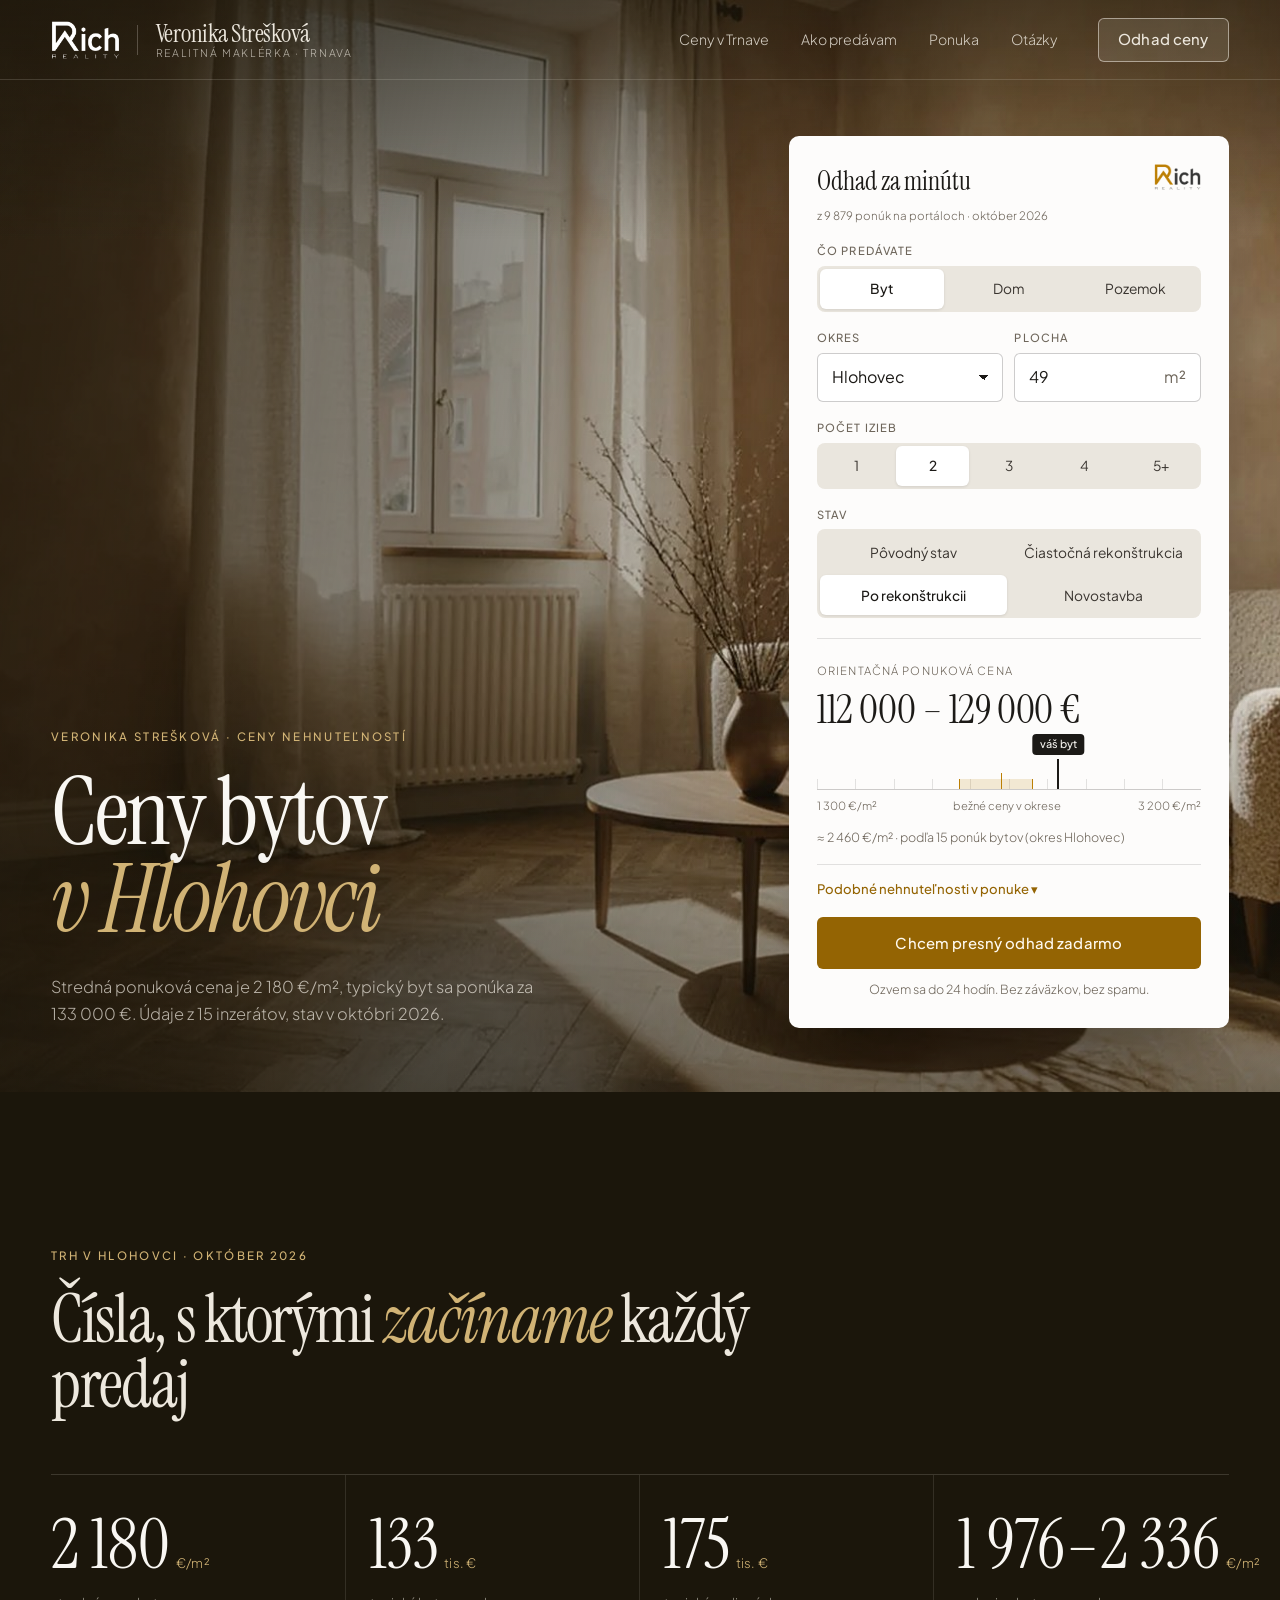
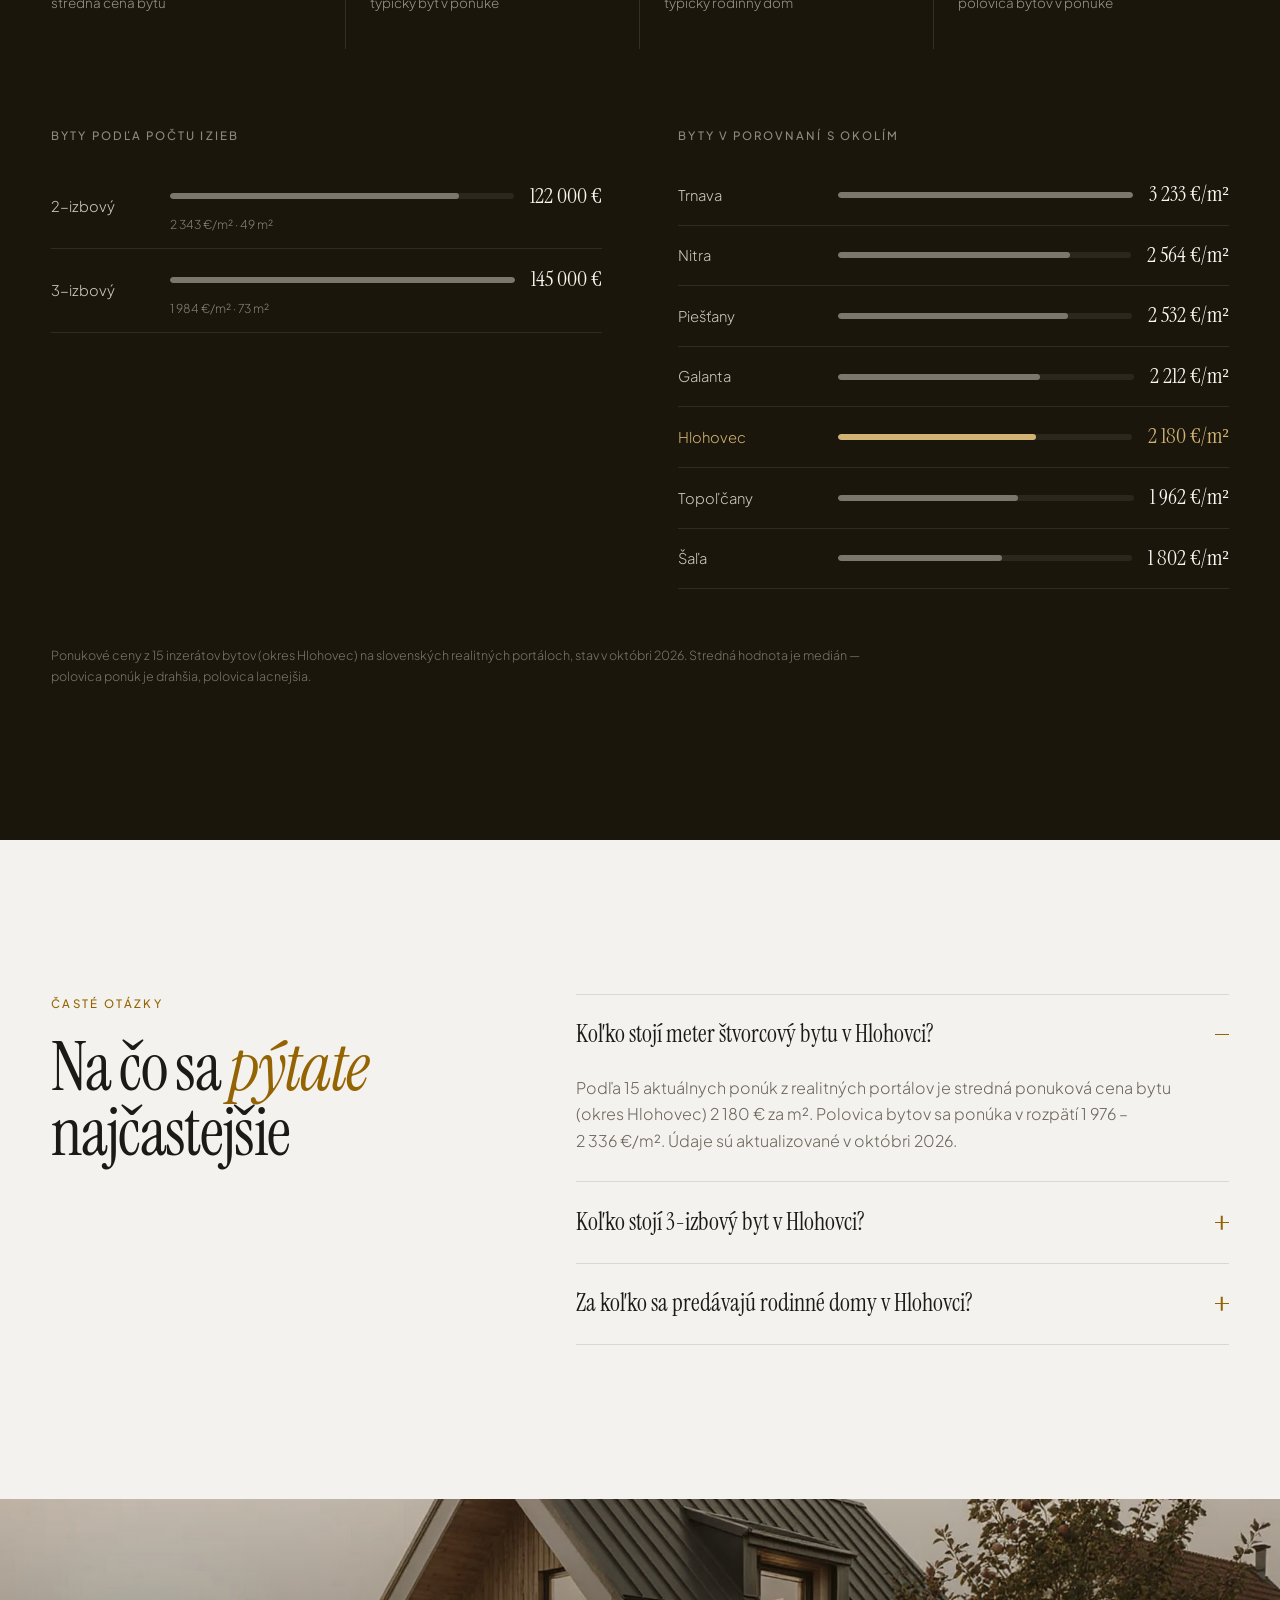
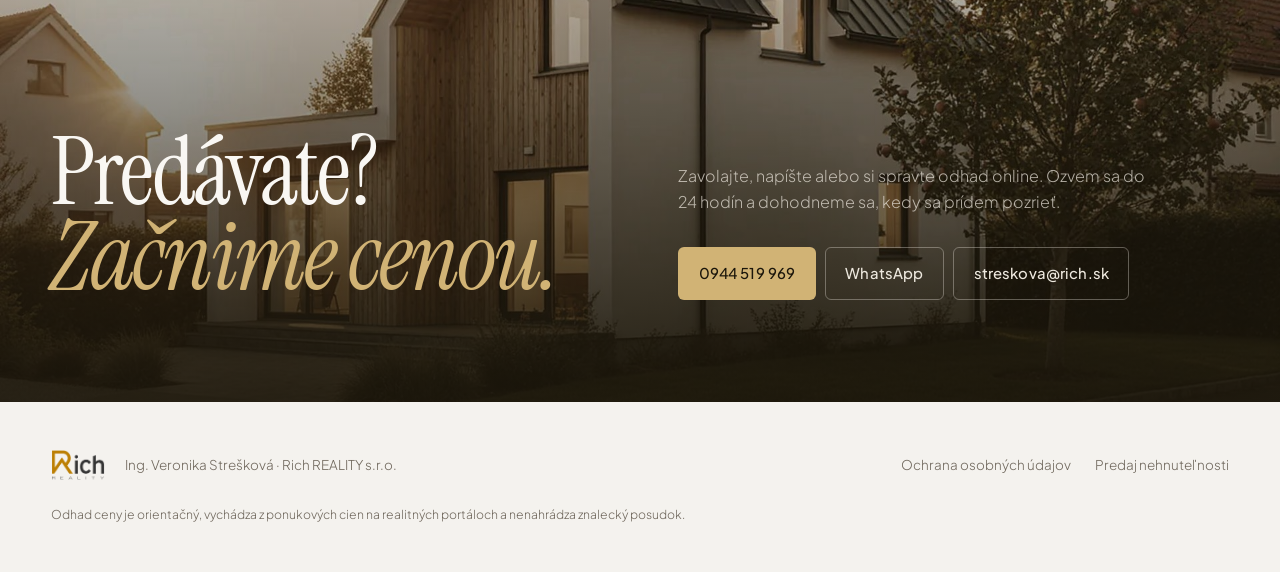
<file: ceny/hlohovec/index.html>
<!doctype html>
<html lang="sk">
<head>
<meta charset="utf-8">
<meta name="viewport" content="width=device-width, initial-scale=1">
<title>Ceny bytov v Hlohovci — október 2026</title>
<meta name="description" content="Stredná ponuková cena bytu v Hlohovci je 2 180 €/m² podľa 15 ponúk. Ceny podľa počtu izieb, domy a pozemky. Odhad ceny zdarma.">
<meta name="robots" content="noindex, follow">
<meta property="og:title" content="Ceny bytov v Hlohovci — október 2026">
<meta property="og:description" content="Stredná ponuková cena bytu v Hlohovci je 2 180 €/m² podľa 15 ponúk. Ceny podľa počtu izieb, domy a pozemky. Odhad ceny zdarma.">
<meta property="og:type" content="website">
<meta property="og:image" content="https://www.rich.sk/imgcache/cw/550/ch/570/-6aa28d66d7d19e7af30cb29c.png">
<meta name="theme-color" content="#f6f1e8">
<link rel="preconnect" href="https://fonts.googleapis.com">
<link rel="preconnect" href="https://fonts.gstatic.com" crossorigin>
<link rel="stylesheet" href="https://fonts.googleapis.com/css2?family=Instrument+Serif:ital@0;1&family=Plus+Jakarta+Sans:wght@300;400;500;600&display=swap">
<link rel="stylesheet" href="../../assets/naber.css?v=be22c054">
<style>:root{--gold:#946403;--gold-2:#bc7f04;--gold-deep:#3a2701;--gold-soft:rgba(188, 127, 4, .16);--gold-night:#d1b375;--tint:#bc7f04;--night:#1b160b;--night-rgb:27, 22, 11;--paper:#f4f2ee;--paper-rgb:244, 242, 238;--paper-2:#eae6de;--card:#fdfcfb;--cream:#ede8de;--cream-rgb:237, 232, 222;--cream-hi:#f9f7f3}</style>
<link rel="icon" href="data:image/svg+xml,%3Csvg xmlns='http://www.w3.org/2000/svg' viewBox='0 0 32 32'%3E%3Crect width='32' height='32' rx='6' fill='%231c1a17'/%3E%3Ctext x='16' y='23' font-family='Georgia' font-size='19' fill='%23d9a441' text-anchor='middle'%3EV%3C/text%3E%3C/svg%3E">
<script type="application/ld+json">{"@context": "https://schema.org", "@type": "FAQPage", "mainEntity": [{"@type": "Question", "name": "Koľko stojí meter štvorcový bytu v Hlohovci?", "acceptedAnswer": {"@type": "Answer", "text": "Podľa 15 aktuálnych ponúk z realitných portálov je stredná ponuková cena bytu (okres Hlohovec) 2 180 € za m². Polovica bytov sa ponúka v rozpätí 1 976 – 2 336 €/m². Údaje sú aktualizované v októbri 2026."}}, {"@type": "Question", "name": "Koľko stojí 3-izbový byt v Hlohovci?", "acceptedAnswer": {"@type": "Answer", "text": "Typický 3-izbový byt s plochou okolo 73 m² sa v Hlohovci ponúka približne za 145 000 €. Konečnú cenu ovplyvní najmä stav, poschodie, balkón či loggia, parkovanie a konkrétna ulica."}}, {"@type": "Question", "name": "Za koľko sa predávajú rodinné domy v Hlohovci?", "acceptedAnswer": {"@type": "Answer", "text": "Stredná ponuková cena rodinného domu je 175 000 € pri úžitkovej ploche okolo 125 m², teda zhruba 1 356 € za m². Pri domoch rozhoduje aj veľkosť pozemku a stav kúrenia, strechy a okien."}}]}</script>
</head>
<body class="has-hero">
<header class="top top--over" data-top>
  <a class="top__brand" href="../../">
    <img class="top__logo" src="../../assets/img/logo.png" alt="Rich REALITY s.r.o."><span class="top__sep" aria-hidden="true"></span>
    <span class="top__who">
      <span class="top__name">Veronika Strešková</span>
      <span class="top__role">realitná maklérka · Trnava</span>
    </span>
  </a>
  <nav class="top__nav" aria-label="Hlavné menu">
    <a href="../../#trh">Ceny v Trnave</a>
    <a href="../../#postup">Ako predávam</a>
    <a href="../../#ponuka">Ponuka</a>
    <a href="../../#otazky">Otázky</a>
  </nav>
  <a class="btn top__cta" href="../../#odhad">Odhad ceny</a>
</header>
<main>
<section class="hero hero--area">
  <img class="hero__bg" src="../../assets/img/hero.jpg" alt="" fetchpriority="high">
  <div class="wrap hero__grid">
    <div class="hero__text">
      <p class="eyebrow eyebrow--light"><a href="../../">Veronika Strešková</a> · Ceny nehnuteľností</p>
      <h1 class="h1">Ceny bytov<br><em>v Hlohovci</em></h1>
      <p class="lead">Stredná ponuková cena je 2 180 €/m², typický byt sa ponúka za 133 000 €. Údaje z 15 inzerátov, stav v októbri 2026.</p>
      
    </div>
    <div class="hero__calc" id="odhad"><form class="calc" id="calc" novalidate data-endpoint="https://webhunter-naber.webhunter.workers.dev/lead" data-web="veronika-streskova" data-okres="Hlohovec">
  <div class="calc__head">
    <span class="calc__step">Odhad za minútu</span>
    <img class="calc__logo" src="../../assets/img/logo.png" alt="Rich REALITY s.r.o.">
  </div>
  <p class="calc__meta">z 9 879 ponúk na portáloch · október 2026</p>

  <fieldset class="calc__row">
    <legend>Čo predávate</legend>
    <div class="seg seg--3"><label class="seg__opt"><input type="radio" name="typ" value="byt" checked><span>Byt</span></label><label class="seg__opt"><input type="radio" name="typ" value="dom"><span>Dom</span></label><label class="seg__opt"><input type="radio" name="typ" value="pozemok"><span>Pozemok</span></label></div>
  </fieldset>

  <div class="calc__grid">
    <label class="field">
      <span>Okres</span>
      <select name="okres"><optgroup label="Bratislavský kraj"><option value="Bratislava">Bratislava</option><option value="Malacky">Malacky</option><option value="Pezinok">Pezinok</option><option value="Senec">Senec</option></optgroup><optgroup label="Trnavský kraj"><option value="Dunajská Streda">Dunajská Streda</option><option value="Galanta">Galanta</option><option value="Hlohovec" selected>Hlohovec</option><option value="Piešťany">Piešťany</option><option value="Senica">Senica</option><option value="Skalica">Skalica</option><option value="Trnava">Trnava</option></optgroup><optgroup label="Trenčiansky kraj"><option value="Bánovce nad Bebravou">Bánovce nad Bebravou</option><option value="Ilava">Ilava</option><option value="Myjava">Myjava</option><option value="Nové Mesto nad Váhom">Nové Mesto nad Váhom</option><option value="Partizánske">Partizánske</option><option value="Považská Bystrica">Považská Bystrica</option><option value="Prievidza">Prievidza</option><option value="Púchov">Púchov</option><option value="Trenčín">Trenčín</option></optgroup><optgroup label="Nitriansky kraj"><option value="Komárno">Komárno</option><option value="Levice">Levice</option><option value="Nitra">Nitra</option><option value="Nové Zámky">Nové Zámky</option><option value="Šaľa">Šaľa</option><option value="Topoľčany">Topoľčany</option><option value="Zlaté Moravce">Zlaté Moravce</option></optgroup><optgroup label="Žilinský kraj"><option value="Bytča">Bytča</option><option value="Čadca">Čadca</option><option value="Dolný Kubín">Dolný Kubín</option><option value="Kysucké Nové Mesto">Kysucké Nové Mesto</option><option value="Liptovský Mikuláš">Liptovský Mikuláš</option><option value="Martin">Martin</option><option value="Námestovo">Námestovo</option><option value="Ružomberok">Ružomberok</option><option value="Turčianske Teplice">Turčianske Teplice</option><option value="Tvrdošín">Tvrdošín</option><option value="Žilina">Žilina</option></optgroup><optgroup label="Banskobystrický kraj"><option value="Banská Bystrica">Banská Bystrica</option><option value="Banská Štiavnica">Banská Štiavnica</option><option value="Brezno">Brezno</option><option value="Detva">Detva</option><option value="Krupina">Krupina</option><option value="Lučenec">Lučenec</option><option value="Poltár">Poltár</option><option value="Revúca">Revúca</option><option value="Rimavská Sobota">Rimavská Sobota</option><option value="Veľký Krtíš">Veľký Krtíš</option><option value="Zvolen">Zvolen</option><option value="Žarnovica">Žarnovica</option><option value="Žiar nad Hronom">Žiar nad Hronom</option></optgroup><optgroup label="Prešovský kraj"><option value="Bardejov">Bardejov</option><option value="Humenné">Humenné</option><option value="Kežmarok">Kežmarok</option><option value="Levoča">Levoča</option><option value="Medzilaborce">Medzilaborce</option><option value="Poprad">Poprad</option><option value="Prešov">Prešov</option><option value="Sabinov">Sabinov</option><option value="Snina">Snina</option><option value="Stará Ľubovňa">Stará Ľubovňa</option><option value="Stropkov">Stropkov</option><option value="Svidník">Svidník</option><option value="Vranov nad Topľou">Vranov nad Topľou</option></optgroup><optgroup label="Košický kraj"><option value="Gelnica">Gelnica</option><option value="Košice">Košice</option><option value="Košice-okolie">Košice-okolie</option><option value="Michalovce">Michalovce</option><option value="Rožňava">Rožňava</option><option value="Sobrance">Sobrance</option><option value="Spišská Nová Ves">Spišská Nová Ves</option><option value="Trebišov">Trebišov</option></optgroup></select>
    </label>
    <label class="field">
      <span>Plocha</span>
      <span class="field__unit"><input name="plocha" type="number" inputmode="numeric" min="10" max="100000" value="49"><em>m²</em></span>
    </label>
  </div>

  <fieldset class="calc__row" data-pre="byt">
    <legend>Počet izieb</legend>
    <div class="seg seg--5"><label class="seg__opt"><input type="radio" name="izby" value="1"><span>1</span></label><label class="seg__opt"><input type="radio" name="izby" value="2" checked><span>2</span></label><label class="seg__opt"><input type="radio" name="izby" value="3"><span>3</span></label><label class="seg__opt"><input type="radio" name="izby" value="4"><span>4</span></label><label class="seg__opt"><input type="radio" name="izby" value="5"><span>5+</span></label></div>
  </fieldset>

  <fieldset class="calc__row" data-pre="byt dom">
    <legend>Stav</legend>
    <div class="seg seg--4"><label class="seg__opt"><input type="radio" name="stav" value="povodny"><span>Pôvodný stav</span></label><label class="seg__opt"><input type="radio" name="stav" value="ciastocna"><span>Čiastočná rekonštrukcia</span></label><label class="seg__opt"><input type="radio" name="stav" value="kompletna" checked><span>Po rekonštrukcii</span></label><label class="seg__opt"><input type="radio" name="stav" value="novostavba"><span>Novostavba</span></label></div>
  </fieldset>

  <div class="calc__result" aria-live="polite">
    <span class="calc__label">Orientačná ponuková cena</span>
    <strong class="calc__price" data-out="cena">—</strong>
    <div class="ruler" aria-hidden="true">
      <div class="ruler__band" data-out="band"></div>
      <div class="ruler__median" data-out="median"></div>
      <div class="ruler__pin" data-out="pin"><span data-out="pinlabel">váš byt</span></div>
    </div>
    <div class="ruler__scale" aria-hidden="true"><span data-out="min"></span><span>bežné ceny v okrese</span><span data-out="max"></span></div>
    <p class="calc__note" data-out="pozn"></p>
    <details class="comp" data-out="comp" hidden><summary>Podobné nehnuteľnosti v ponuke</summary><ul></ul></details>
  </div>

  <div class="calc__lead" data-krok="1">
    <button class="btn btn--gold btn--wide" type="button" data-akcia="pokracuj">Chcem presný odhad zadarmo</button>
    <p class="calc__hint">Ozvem sa do 24 hodín. Bez záväzkov, bez spamu.</p>
  </div>

  <div class="calc__lead" data-krok="2" hidden>
    <div class="calc__grid">
      <label class="field"><span>Meno</span><input name="meno" autocomplete="name" required></label>
      <label class="field"><span>Telefón</span><input name="telefon" type="tel" autocomplete="tel" inputmode="tel" placeholder="09xx xxx xxx" required></label>
    </div>
    <label class="field"><span>E-mail <i>(nepovinné)</i></span><input name="email" type="email" autocomplete="email"></label>
    <fieldset class="calc__row">
      <legend>Kedy plánujete predávať?</legend>
      <div class="seg seg--3"><label class="seg__opt"><input type="radio" name="kedy" value="3m"><span>Do 3 mesiacov</span></label><label class="seg__opt"><input type="radio" name="kedy" value="rok"><span>Do roka</span></label><label class="seg__opt"><input type="radio" name="kedy" value="zistujem"><span>Len zisťujem</span></label></div>
    </fieldset>
    <input class="calc__hp" name="web_stranka" tabindex="-1" autocomplete="off" aria-hidden="true">
    <label class="check"><input type="checkbox" name="suhlas" required><span>Súhlasím so <a href="../../ochrana-udajov/" >spracovaním osobných údajov</a> na účel odhadu ceny.</span></label>
    <button class="btn btn--gold btn--wide" type="submit">Poslať a dohodnúť odhad</button>
    <p class="calc__err" data-out="chyba" hidden></p>
  </div>

  <div class="calc__done" data-krok="3" hidden>
    <strong>Ďakujem, ozvem sa do 24 hodín.</strong>
    <p>Medzitým si pripravte list vlastníctva, ak ho máte po ruke — odhad bude presnejší.</p>
  </div>
</form></div>
  </div>
</section>
<section class="market" id="trh">
  
  <div class="wrap">
    <div class="market__head reveal">
      <p class="eyebrow eyebrow--light">Trh v Hlohovci · október 2026</p>
      <h2 class="h2">Čísla, s ktorými <em>začíname</em> každý predaj</h2>
    </div>
    <div class="facts reveal"><div class="fact"><span class="fact__num">2 180<small>€/m²</small></span><span class="fact__lbl">stredná cena bytu</span></div><div class="fact"><span class="fact__num">133<small>tis. €</small></span><span class="fact__lbl">typický byt v ponuke</span></div><div class="fact"><span class="fact__num">175<small>tis. €</small></span><span class="fact__lbl">typický rodinný dom</span></div><div class="fact"><span class="fact__num">1 976–2 336<small>€/m²</small></span><span class="fact__lbl">polovica bytov v ponuke</span></div></div>
    <div class="market__cols reveal"><div class="market__col">
      <h3>Byty podľa počtu izieb</h3>
      <ul class="bars"><li><span class="bar__k">2-izbový</span><span class="bar__track"><span class="bar__fill" style="--w:0.841"></span></span><span class="bar__v">122 000 €</span><span class="bar__s">2 343 €/m² · 49 m²</span></li><li><span class="bar__k">3-izbový</span><span class="bar__track"><span class="bar__fill" style="--w:1.000"></span></span><span class="bar__v">145 000 €</span><span class="bar__s">1 984 €/m² · 73 m²</span></li></ul>
    </div><div class="market__col">
      <h3>Byty v porovnaní s okolím</h3>
      <ul class="bars bars--cmp"><li class=""><a href="../../ceny/trnava/" ><span class="bar__k">Trnava</span><span class="bar__track"><span class="bar__fill" style="--w:1.000"></span></span><span class="bar__v">3 233 €/m²</span></a></li><li class=""><a href="../../ceny/nitra/" ><span class="bar__k">Nitra</span><span class="bar__track"><span class="bar__fill" style="--w:0.793"></span></span><span class="bar__v">2 564 €/m²</span></a></li><li class=""><a href="../../ceny/piestany/" ><span class="bar__k">Piešťany</span><span class="bar__track"><span class="bar__fill" style="--w:0.783"></span></span><span class="bar__v">2 532 €/m²</span></a></li><li class=""><a href="../../ceny/galanta/" ><span class="bar__k">Galanta</span><span class="bar__track"><span class="bar__fill" style="--w:0.684"></span></span><span class="bar__v">2 212 €/m²</span></a></li><li class="is-own"><a href="" ><span class="bar__k">Hlohovec</span><span class="bar__track"><span class="bar__fill" style="--w:0.674"></span></span><span class="bar__v">2 180 €/m²</span></a></li><li class=""><a href="../../ceny/topolcany/" ><span class="bar__k">Topoľčany</span><span class="bar__track"><span class="bar__fill" style="--w:0.607"></span></span><span class="bar__v">1 962 €/m²</span></a></li><li class=""><a href="../../ceny/sala/" ><span class="bar__k">Šaľa</span><span class="bar__track"><span class="bar__fill" style="--w:0.557"></span></span><span class="bar__v">1 802 €/m²</span></a></li></ul>
    </div></div>
    
    <p class="market__src">Ponukové ceny z 15 inzerátov bytov (okres Hlohovec) na slovenských realitných portáloch, stav v októbri 2026. Stredná hodnota je medián — polovica ponúk je drahšia, polovica lacnejšia.</p>
  </div>
</section>
<section class="faq" id="otazky">
  <div class="wrap faq__grid">
    <div class="reveal">
      <p class="eyebrow">Časté otázky</p>
      <h2 class="h2">Na čo sa <em>pýtate</em> najčastejšie</h2>
    </div>
    <div class="faq__list reveal"><details class="faq__item" open><summary>Koľko stojí meter štvorcový bytu v Hlohovci?<span class="faq__ico"></span></summary><p>Podľa 15 aktuálnych ponúk z realitných portálov je stredná ponuková cena bytu (okres Hlohovec) 2 180 € za m². Polovica bytov sa ponúka v rozpätí 1 976 – 2 336 €/m². Údaje sú aktualizované v októbri 2026.</p></details><details class="faq__item"><summary>Koľko stojí 3-izbový byt v Hlohovci?<span class="faq__ico"></span></summary><p>Typický 3-izbový byt s plochou okolo 73 m² sa v Hlohovci ponúka približne za 145 000 €. Konečnú cenu ovplyvní najmä stav, poschodie, balkón či loggia, parkovanie a konkrétna ulica.</p></details><details class="faq__item"><summary>Za koľko sa predávajú rodinné domy v Hlohovci?<span class="faq__ico"></span></summary><p>Stredná ponuková cena rodinného domu je 175 000 € pri úžitkovej ploche okolo 125 m², teda zhruba 1 356 € za m². Pri domoch rozhoduje aj veľkosť pozemku a stav kúrenia, strechy a okien.</p></details></div>
  </div>
</section>
<section class="cta" id="kontakt">
  <img class="cta__bg" src="../../assets/img/dom.jpg" alt="" loading="lazy">
  <div class="wrap cta__grid">
    <h2 class="cta__title reveal">Predávate?<br><em>Začnime cenou.</em></h2>
    <div class="cta__side reveal">
      <p class="cta__lead">Zavolajte, napíšte alebo si spravte odhad online. Ozvem sa do 24 hodín a dohodneme sa, kedy sa prídem pozrieť.</p>
      <div class="contacts contacts--big"><a class="btn btn--dark" href="tel:+421944519969">0944 519 969</a><a class="btn btn--line" href="https://wa.me/421944519969?text=Dobr%C3%BD%20de%C5%88%2C%20chcel%28a%29%20by%20som%20odhad%20ceny%20mojej%20nehnute%C4%BEnosti." target="_blank" rel="noopener">WhatsApp</a><a class="btn btn--line" href="mailto:streskova@rich.sk">streskova@rich.sk</a></div>
    </div>
  </div>
</section>
</main>
<nav class="dock" aria-label="Rýchly kontakt">
  <a href="tel:+421944519969">Zavolať</a>
  <a href="https://wa.me/421944519969?text=Dobr%C3%BD%20de%C5%88%2C%20chcel%28a%29%20by%20som%20odhad%20ceny%20mojej%20nehnute%C4%BEnosti." target="_blank" rel="noopener">WhatsApp</a>
  <a class="dock__cta" href="#odhad">Odhad ceny</a>
</nav>
<footer class="foot">
  <div class="wrap foot__grid">
    <div class="foot__brand"><img src="../../assets/img/logo.png" alt="Rich REALITY s.r.o." loading="lazy" referrerpolicy="no-referrer"><span>Ing. Veronika Strešková · Rich REALITY s.r.o.</span></div>
    <nav class="foot__nav">
      <a href="../../ochrana-udajov/">Ochrana osobných údajov</a>
      <a href="../../predaj/">Predaj nehnuteľnosti</a>
    </nav>
    <p class="foot__note">Odhad ceny je orientačný, vychádza z ponukových cien na realitných portáloch a nenahrádza znalecký posudok.</p>
  </div>
</footer>
<script src="../../assets/ceny.js?v=1e78e64e"></script>
<script src="../../assets/porovnania.js?v=1e78e64e"></script>
<script src="../../assets/naber.js?v=3b9de071" defer></script>
</body>
</html>
</file>
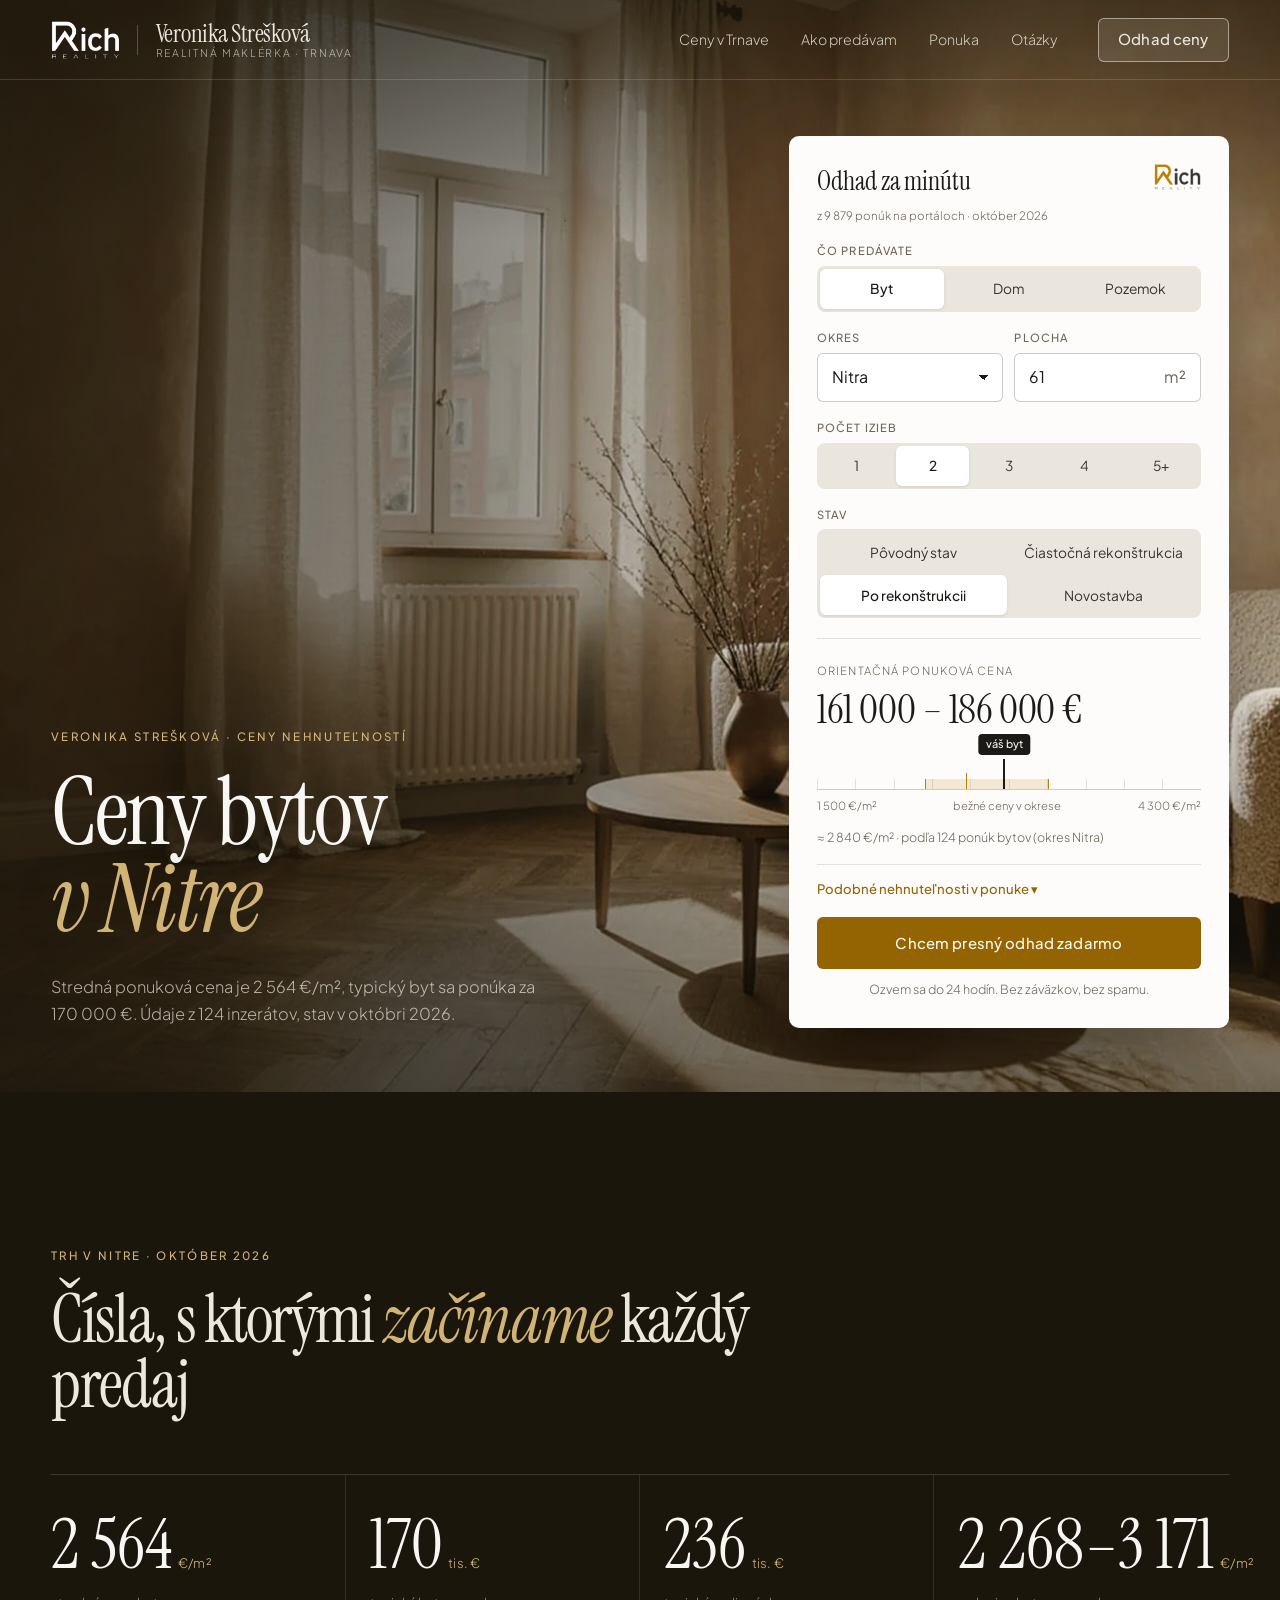
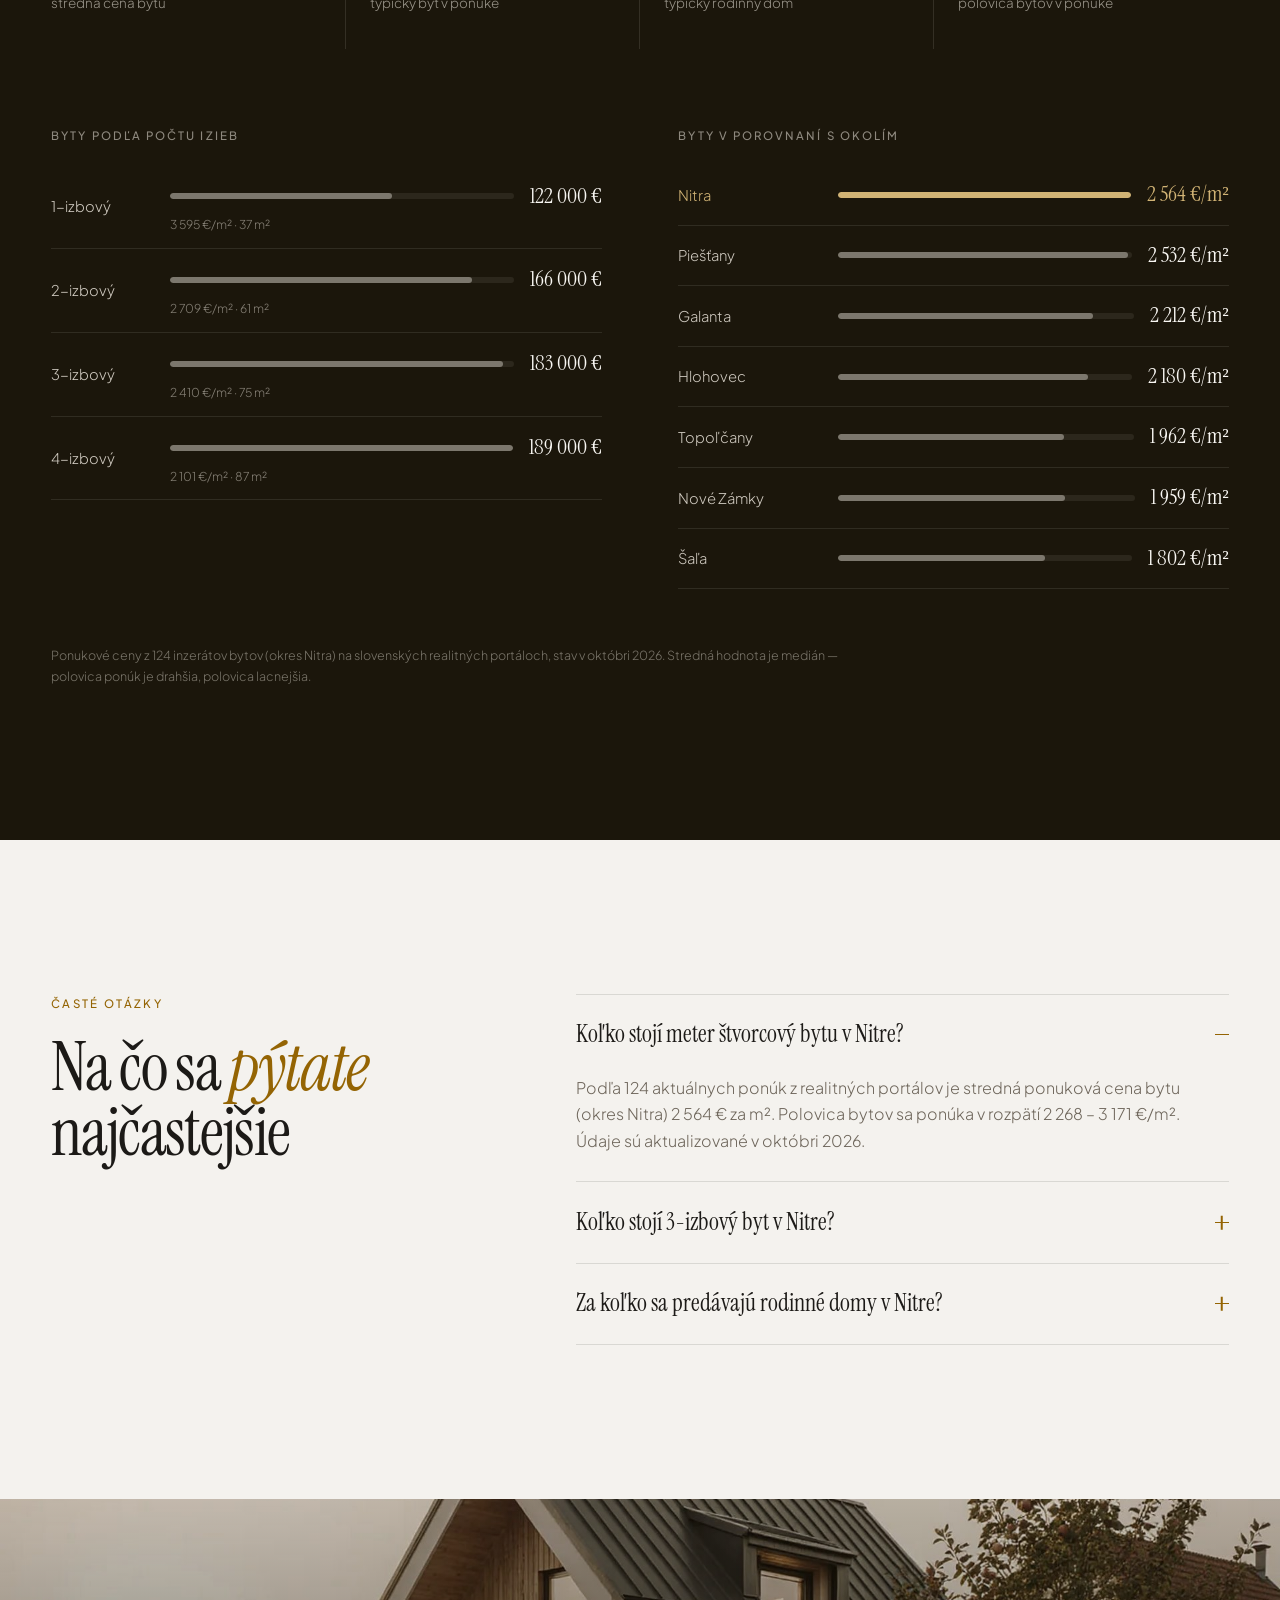
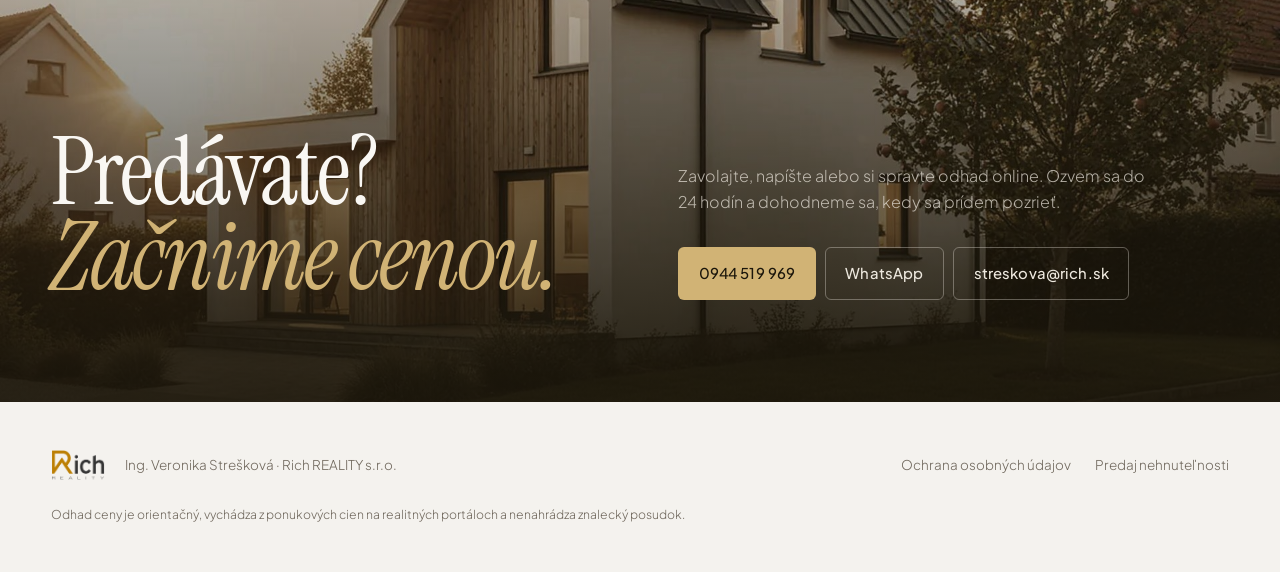
<file: ceny/nitra/index.html>
<!doctype html>
<html lang="sk">
<head>
<meta charset="utf-8">
<meta name="viewport" content="width=device-width, initial-scale=1">
<title>Ceny bytov v Nitre — október 2026</title>
<meta name="description" content="Stredná ponuková cena bytu v Nitre je 2 564 €/m² podľa 124 ponúk. Ceny podľa počtu izieb, domy a pozemky. Odhad ceny zdarma.">
<meta name="robots" content="noindex, follow">
<meta property="og:title" content="Ceny bytov v Nitre — október 2026">
<meta property="og:description" content="Stredná ponuková cena bytu v Nitre je 2 564 €/m² podľa 124 ponúk. Ceny podľa počtu izieb, domy a pozemky. Odhad ceny zdarma.">
<meta property="og:type" content="website">
<meta property="og:image" content="https://www.rich.sk/imgcache/cw/550/ch/570/-6aa28d66d7d19e7af30cb29c.png">
<meta name="theme-color" content="#f6f1e8">
<link rel="preconnect" href="https://fonts.googleapis.com">
<link rel="preconnect" href="https://fonts.gstatic.com" crossorigin>
<link rel="stylesheet" href="https://fonts.googleapis.com/css2?family=Instrument+Serif:ital@0;1&family=Plus+Jakarta+Sans:wght@300;400;500;600&display=swap">
<link rel="stylesheet" href="../../assets/naber.css?v=be22c054">
<style>:root{--gold:#946403;--gold-2:#bc7f04;--gold-deep:#3a2701;--gold-soft:rgba(188, 127, 4, .16);--gold-night:#d1b375;--tint:#bc7f04;--night:#1b160b;--night-rgb:27, 22, 11;--paper:#f4f2ee;--paper-rgb:244, 242, 238;--paper-2:#eae6de;--card:#fdfcfb;--cream:#ede8de;--cream-rgb:237, 232, 222;--cream-hi:#f9f7f3}</style>
<link rel="icon" href="data:image/svg+xml,%3Csvg xmlns='http://www.w3.org/2000/svg' viewBox='0 0 32 32'%3E%3Crect width='32' height='32' rx='6' fill='%231c1a17'/%3E%3Ctext x='16' y='23' font-family='Georgia' font-size='19' fill='%23d9a441' text-anchor='middle'%3EV%3C/text%3E%3C/svg%3E">
<script type="application/ld+json">{"@context": "https://schema.org", "@type": "FAQPage", "mainEntity": [{"@type": "Question", "name": "Koľko stojí meter štvorcový bytu v Nitre?", "acceptedAnswer": {"@type": "Answer", "text": "Podľa 124 aktuálnych ponúk z realitných portálov je stredná ponuková cena bytu (okres Nitra) 2 564 € za m². Polovica bytov sa ponúka v rozpätí 2 268 – 3 171 €/m². Údaje sú aktualizované v októbri 2026."}}, {"@type": "Question", "name": "Koľko stojí 3-izbový byt v Nitre?", "acceptedAnswer": {"@type": "Answer", "text": "Typický 3-izbový byt s plochou okolo 75 m² sa v Nitre ponúka približne za 183 000 €. Konečnú cenu ovplyvní najmä stav, poschodie, balkón či loggia, parkovanie a konkrétna ulica."}}, {"@type": "Question", "name": "Za koľko sa predávajú rodinné domy v Nitre?", "acceptedAnswer": {"@type": "Answer", "text": "Stredná ponuková cena rodinného domu je 236 000 € pri úžitkovej ploche okolo 130 m², teda zhruba 1 638 € za m². Pri domoch rozhoduje aj veľkosť pozemku a stav kúrenia, strechy a okien."}}]}</script>
</head>
<body class="has-hero">
<header class="top top--over" data-top>
  <a class="top__brand" href="../../">
    <img class="top__logo" src="../../assets/img/logo.png" alt="Rich REALITY s.r.o."><span class="top__sep" aria-hidden="true"></span>
    <span class="top__who">
      <span class="top__name">Veronika Strešková</span>
      <span class="top__role">realitná maklérka · Trnava</span>
    </span>
  </a>
  <nav class="top__nav" aria-label="Hlavné menu">
    <a href="../../#trh">Ceny v Trnave</a>
    <a href="../../#postup">Ako predávam</a>
    <a href="../../#ponuka">Ponuka</a>
    <a href="../../#otazky">Otázky</a>
  </nav>
  <a class="btn top__cta" href="../../#odhad">Odhad ceny</a>
</header>
<main>
<section class="hero hero--area">
  <img class="hero__bg" src="../../assets/img/hero.jpg" alt="" fetchpriority="high">
  <div class="wrap hero__grid">
    <div class="hero__text">
      <p class="eyebrow eyebrow--light"><a href="../../">Veronika Strešková</a> · Ceny nehnuteľností</p>
      <h1 class="h1">Ceny bytov<br><em>v Nitre</em></h1>
      <p class="lead">Stredná ponuková cena je 2 564 €/m², typický byt sa ponúka za 170 000 €. Údaje z 124 inzerátov, stav v októbri 2026.</p>
      
    </div>
    <div class="hero__calc" id="odhad"><form class="calc" id="calc" novalidate data-endpoint="https://webhunter-naber.webhunter.workers.dev/lead" data-web="veronika-streskova" data-okres="Nitra">
  <div class="calc__head">
    <span class="calc__step">Odhad za minútu</span>
    <img class="calc__logo" src="../../assets/img/logo.png" alt="Rich REALITY s.r.o.">
  </div>
  <p class="calc__meta">z 9 879 ponúk na portáloch · október 2026</p>

  <fieldset class="calc__row">
    <legend>Čo predávate</legend>
    <div class="seg seg--3"><label class="seg__opt"><input type="radio" name="typ" value="byt" checked><span>Byt</span></label><label class="seg__opt"><input type="radio" name="typ" value="dom"><span>Dom</span></label><label class="seg__opt"><input type="radio" name="typ" value="pozemok"><span>Pozemok</span></label></div>
  </fieldset>

  <div class="calc__grid">
    <label class="field">
      <span>Okres</span>
      <select name="okres"><optgroup label="Bratislavský kraj"><option value="Bratislava">Bratislava</option><option value="Malacky">Malacky</option><option value="Pezinok">Pezinok</option><option value="Senec">Senec</option></optgroup><optgroup label="Trnavský kraj"><option value="Dunajská Streda">Dunajská Streda</option><option value="Galanta">Galanta</option><option value="Hlohovec">Hlohovec</option><option value="Piešťany">Piešťany</option><option value="Senica">Senica</option><option value="Skalica">Skalica</option><option value="Trnava">Trnava</option></optgroup><optgroup label="Trenčiansky kraj"><option value="Bánovce nad Bebravou">Bánovce nad Bebravou</option><option value="Ilava">Ilava</option><option value="Myjava">Myjava</option><option value="Nové Mesto nad Váhom">Nové Mesto nad Váhom</option><option value="Partizánske">Partizánske</option><option value="Považská Bystrica">Považská Bystrica</option><option value="Prievidza">Prievidza</option><option value="Púchov">Púchov</option><option value="Trenčín">Trenčín</option></optgroup><optgroup label="Nitriansky kraj"><option value="Komárno">Komárno</option><option value="Levice">Levice</option><option value="Nitra" selected>Nitra</option><option value="Nové Zámky">Nové Zámky</option><option value="Šaľa">Šaľa</option><option value="Topoľčany">Topoľčany</option><option value="Zlaté Moravce">Zlaté Moravce</option></optgroup><optgroup label="Žilinský kraj"><option value="Bytča">Bytča</option><option value="Čadca">Čadca</option><option value="Dolný Kubín">Dolný Kubín</option><option value="Kysucké Nové Mesto">Kysucké Nové Mesto</option><option value="Liptovský Mikuláš">Liptovský Mikuláš</option><option value="Martin">Martin</option><option value="Námestovo">Námestovo</option><option value="Ružomberok">Ružomberok</option><option value="Turčianske Teplice">Turčianske Teplice</option><option value="Tvrdošín">Tvrdošín</option><option value="Žilina">Žilina</option></optgroup><optgroup label="Banskobystrický kraj"><option value="Banská Bystrica">Banská Bystrica</option><option value="Banská Štiavnica">Banská Štiavnica</option><option value="Brezno">Brezno</option><option value="Detva">Detva</option><option value="Krupina">Krupina</option><option value="Lučenec">Lučenec</option><option value="Poltár">Poltár</option><option value="Revúca">Revúca</option><option value="Rimavská Sobota">Rimavská Sobota</option><option value="Veľký Krtíš">Veľký Krtíš</option><option value="Zvolen">Zvolen</option><option value="Žarnovica">Žarnovica</option><option value="Žiar nad Hronom">Žiar nad Hronom</option></optgroup><optgroup label="Prešovský kraj"><option value="Bardejov">Bardejov</option><option value="Humenné">Humenné</option><option value="Kežmarok">Kežmarok</option><option value="Levoča">Levoča</option><option value="Medzilaborce">Medzilaborce</option><option value="Poprad">Poprad</option><option value="Prešov">Prešov</option><option value="Sabinov">Sabinov</option><option value="Snina">Snina</option><option value="Stará Ľubovňa">Stará Ľubovňa</option><option value="Stropkov">Stropkov</option><option value="Svidník">Svidník</option><option value="Vranov nad Topľou">Vranov nad Topľou</option></optgroup><optgroup label="Košický kraj"><option value="Gelnica">Gelnica</option><option value="Košice">Košice</option><option value="Košice-okolie">Košice-okolie</option><option value="Michalovce">Michalovce</option><option value="Rožňava">Rožňava</option><option value="Sobrance">Sobrance</option><option value="Spišská Nová Ves">Spišská Nová Ves</option><option value="Trebišov">Trebišov</option></optgroup></select>
    </label>
    <label class="field">
      <span>Plocha</span>
      <span class="field__unit"><input name="plocha" type="number" inputmode="numeric" min="10" max="100000" value="61"><em>m²</em></span>
    </label>
  </div>

  <fieldset class="calc__row" data-pre="byt">
    <legend>Počet izieb</legend>
    <div class="seg seg--5"><label class="seg__opt"><input type="radio" name="izby" value="1"><span>1</span></label><label class="seg__opt"><input type="radio" name="izby" value="2" checked><span>2</span></label><label class="seg__opt"><input type="radio" name="izby" value="3"><span>3</span></label><label class="seg__opt"><input type="radio" name="izby" value="4"><span>4</span></label><label class="seg__opt"><input type="radio" name="izby" value="5"><span>5+</span></label></div>
  </fieldset>

  <fieldset class="calc__row" data-pre="byt dom">
    <legend>Stav</legend>
    <div class="seg seg--4"><label class="seg__opt"><input type="radio" name="stav" value="povodny"><span>Pôvodný stav</span></label><label class="seg__opt"><input type="radio" name="stav" value="ciastocna"><span>Čiastočná rekonštrukcia</span></label><label class="seg__opt"><input type="radio" name="stav" value="kompletna" checked><span>Po rekonštrukcii</span></label><label class="seg__opt"><input type="radio" name="stav" value="novostavba"><span>Novostavba</span></label></div>
  </fieldset>

  <div class="calc__result" aria-live="polite">
    <span class="calc__label">Orientačná ponuková cena</span>
    <strong class="calc__price" data-out="cena">—</strong>
    <div class="ruler" aria-hidden="true">
      <div class="ruler__band" data-out="band"></div>
      <div class="ruler__median" data-out="median"></div>
      <div class="ruler__pin" data-out="pin"><span data-out="pinlabel">váš byt</span></div>
    </div>
    <div class="ruler__scale" aria-hidden="true"><span data-out="min"></span><span>bežné ceny v okrese</span><span data-out="max"></span></div>
    <p class="calc__note" data-out="pozn"></p>
    <details class="comp" data-out="comp" hidden><summary>Podobné nehnuteľnosti v ponuke</summary><ul></ul></details>
  </div>

  <div class="calc__lead" data-krok="1">
    <button class="btn btn--gold btn--wide" type="button" data-akcia="pokracuj">Chcem presný odhad zadarmo</button>
    <p class="calc__hint">Ozvem sa do 24 hodín. Bez záväzkov, bez spamu.</p>
  </div>

  <div class="calc__lead" data-krok="2" hidden>
    <div class="calc__grid">
      <label class="field"><span>Meno</span><input name="meno" autocomplete="name" required></label>
      <label class="field"><span>Telefón</span><input name="telefon" type="tel" autocomplete="tel" inputmode="tel" placeholder="09xx xxx xxx" required></label>
    </div>
    <label class="field"><span>E-mail <i>(nepovinné)</i></span><input name="email" type="email" autocomplete="email"></label>
    <fieldset class="calc__row">
      <legend>Kedy plánujete predávať?</legend>
      <div class="seg seg--3"><label class="seg__opt"><input type="radio" name="kedy" value="3m"><span>Do 3 mesiacov</span></label><label class="seg__opt"><input type="radio" name="kedy" value="rok"><span>Do roka</span></label><label class="seg__opt"><input type="radio" name="kedy" value="zistujem"><span>Len zisťujem</span></label></div>
    </fieldset>
    <input class="calc__hp" name="web_stranka" tabindex="-1" autocomplete="off" aria-hidden="true">
    <label class="check"><input type="checkbox" name="suhlas" required><span>Súhlasím so <a href="../../ochrana-udajov/" >spracovaním osobných údajov</a> na účel odhadu ceny.</span></label>
    <button class="btn btn--gold btn--wide" type="submit">Poslať a dohodnúť odhad</button>
    <p class="calc__err" data-out="chyba" hidden></p>
  </div>

  <div class="calc__done" data-krok="3" hidden>
    <strong>Ďakujem, ozvem sa do 24 hodín.</strong>
    <p>Medzitým si pripravte list vlastníctva, ak ho máte po ruke — odhad bude presnejší.</p>
  </div>
</form></div>
  </div>
</section>
<section class="market" id="trh">
  
  <div class="wrap">
    <div class="market__head reveal">
      <p class="eyebrow eyebrow--light">Trh v Nitre · október 2026</p>
      <h2 class="h2">Čísla, s ktorými <em>začíname</em> každý predaj</h2>
    </div>
    <div class="facts reveal"><div class="fact"><span class="fact__num">2 564<small>€/m²</small></span><span class="fact__lbl">stredná cena bytu</span></div><div class="fact"><span class="fact__num">170<small>tis. €</small></span><span class="fact__lbl">typický byt v ponuke</span></div><div class="fact"><span class="fact__num">236<small>tis. €</small></span><span class="fact__lbl">typický rodinný dom</span></div><div class="fact"><span class="fact__num">2 268–3 171<small>€/m²</small></span><span class="fact__lbl">polovica bytov v ponuke</span></div></div>
    <div class="market__cols reveal"><div class="market__col">
      <h3>Byty podľa počtu izieb</h3>
      <ul class="bars"><li><span class="bar__k">1-izbový</span><span class="bar__track"><span class="bar__fill" style="--w:0.646"></span></span><span class="bar__v">122 000 €</span><span class="bar__s">3 595 €/m² · 37 m²</span></li><li><span class="bar__k">2-izbový</span><span class="bar__track"><span class="bar__fill" style="--w:0.878"></span></span><span class="bar__v">166 000 €</span><span class="bar__s">2 709 €/m² · 61 m²</span></li><li><span class="bar__k">3-izbový</span><span class="bar__track"><span class="bar__fill" style="--w:0.968"></span></span><span class="bar__v">183 000 €</span><span class="bar__s">2 410 €/m² · 75 m²</span></li><li><span class="bar__k">4-izbový</span><span class="bar__track"><span class="bar__fill" style="--w:1.000"></span></span><span class="bar__v">189 000 €</span><span class="bar__s">2 101 €/m² · 87 m²</span></li></ul>
    </div><div class="market__col">
      <h3>Byty v porovnaní s okolím</h3>
      <ul class="bars bars--cmp"><li class="is-own"><a href="" ><span class="bar__k">Nitra</span><span class="bar__track"><span class="bar__fill" style="--w:1.000"></span></span><span class="bar__v">2 564 €/m²</span></a></li><li class=""><a href="../../ceny/piestany/" ><span class="bar__k">Piešťany</span><span class="bar__track"><span class="bar__fill" style="--w:0.988"></span></span><span class="bar__v">2 532 €/m²</span></a></li><li class=""><a href="../../ceny/galanta/" ><span class="bar__k">Galanta</span><span class="bar__track"><span class="bar__fill" style="--w:0.863"></span></span><span class="bar__v">2 212 €/m²</span></a></li><li class=""><a href="../../ceny/hlohovec/" ><span class="bar__k">Hlohovec</span><span class="bar__track"><span class="bar__fill" style="--w:0.850"></span></span><span class="bar__v">2 180 €/m²</span></a></li><li class=""><a href="../../ceny/topolcany/" ><span class="bar__k">Topoľčany</span><span class="bar__track"><span class="bar__fill" style="--w:0.765"></span></span><span class="bar__v">1 962 €/m²</span></a></li><li class=""><a href="../../ceny/nove-zamky/" ><span class="bar__k">Nové Zámky</span><span class="bar__track"><span class="bar__fill" style="--w:0.764"></span></span><span class="bar__v">1 959 €/m²</span></a></li><li class=""><a href="../../ceny/sala/" ><span class="bar__k">Šaľa</span><span class="bar__track"><span class="bar__fill" style="--w:0.703"></span></span><span class="bar__v">1 802 €/m²</span></a></li></ul>
    </div></div>
    
    <p class="market__src">Ponukové ceny z 124 inzerátov bytov (okres Nitra) na slovenských realitných portáloch, stav v októbri 2026. Stredná hodnota je medián — polovica ponúk je drahšia, polovica lacnejšia.</p>
  </div>
</section>
<section class="faq" id="otazky">
  <div class="wrap faq__grid">
    <div class="reveal">
      <p class="eyebrow">Časté otázky</p>
      <h2 class="h2">Na čo sa <em>pýtate</em> najčastejšie</h2>
    </div>
    <div class="faq__list reveal"><details class="faq__item" open><summary>Koľko stojí meter štvorcový bytu v Nitre?<span class="faq__ico"></span></summary><p>Podľa 124 aktuálnych ponúk z realitných portálov je stredná ponuková cena bytu (okres Nitra) 2 564 € za m². Polovica bytov sa ponúka v rozpätí 2 268 – 3 171 €/m². Údaje sú aktualizované v októbri 2026.</p></details><details class="faq__item"><summary>Koľko stojí 3-izbový byt v Nitre?<span class="faq__ico"></span></summary><p>Typický 3-izbový byt s plochou okolo 75 m² sa v Nitre ponúka približne za 183 000 €. Konečnú cenu ovplyvní najmä stav, poschodie, balkón či loggia, parkovanie a konkrétna ulica.</p></details><details class="faq__item"><summary>Za koľko sa predávajú rodinné domy v Nitre?<span class="faq__ico"></span></summary><p>Stredná ponuková cena rodinného domu je 236 000 € pri úžitkovej ploche okolo 130 m², teda zhruba 1 638 € za m². Pri domoch rozhoduje aj veľkosť pozemku a stav kúrenia, strechy a okien.</p></details></div>
  </div>
</section>
<section class="cta" id="kontakt">
  <img class="cta__bg" src="../../assets/img/dom.jpg" alt="" loading="lazy">
  <div class="wrap cta__grid">
    <h2 class="cta__title reveal">Predávate?<br><em>Začnime cenou.</em></h2>
    <div class="cta__side reveal">
      <p class="cta__lead">Zavolajte, napíšte alebo si spravte odhad online. Ozvem sa do 24 hodín a dohodneme sa, kedy sa prídem pozrieť.</p>
      <div class="contacts contacts--big"><a class="btn btn--dark" href="tel:+421944519969">0944 519 969</a><a class="btn btn--line" href="https://wa.me/421944519969?text=Dobr%C3%BD%20de%C5%88%2C%20chcel%28a%29%20by%20som%20odhad%20ceny%20mojej%20nehnute%C4%BEnosti." target="_blank" rel="noopener">WhatsApp</a><a class="btn btn--line" href="mailto:streskova@rich.sk">streskova@rich.sk</a></div>
    </div>
  </div>
</section>
</main>
<nav class="dock" aria-label="Rýchly kontakt">
  <a href="tel:+421944519969">Zavolať</a>
  <a href="https://wa.me/421944519969?text=Dobr%C3%BD%20de%C5%88%2C%20chcel%28a%29%20by%20som%20odhad%20ceny%20mojej%20nehnute%C4%BEnosti." target="_blank" rel="noopener">WhatsApp</a>
  <a class="dock__cta" href="#odhad">Odhad ceny</a>
</nav>
<footer class="foot">
  <div class="wrap foot__grid">
    <div class="foot__brand"><img src="../../assets/img/logo.png" alt="Rich REALITY s.r.o." loading="lazy" referrerpolicy="no-referrer"><span>Ing. Veronika Strešková · Rich REALITY s.r.o.</span></div>
    <nav class="foot__nav">
      <a href="../../ochrana-udajov/">Ochrana osobných údajov</a>
      <a href="../../predaj/">Predaj nehnuteľnosti</a>
    </nav>
    <p class="foot__note">Odhad ceny je orientačný, vychádza z ponukových cien na realitných portáloch a nenahrádza znalecký posudok.</p>
  </div>
</footer>
<script src="../../assets/ceny.js?v=1e78e64e"></script>
<script src="../../assets/porovnania.js?v=1e78e64e"></script>
<script src="../../assets/naber.js?v=3b9de071" defer></script>
</body>
</html>
</file>
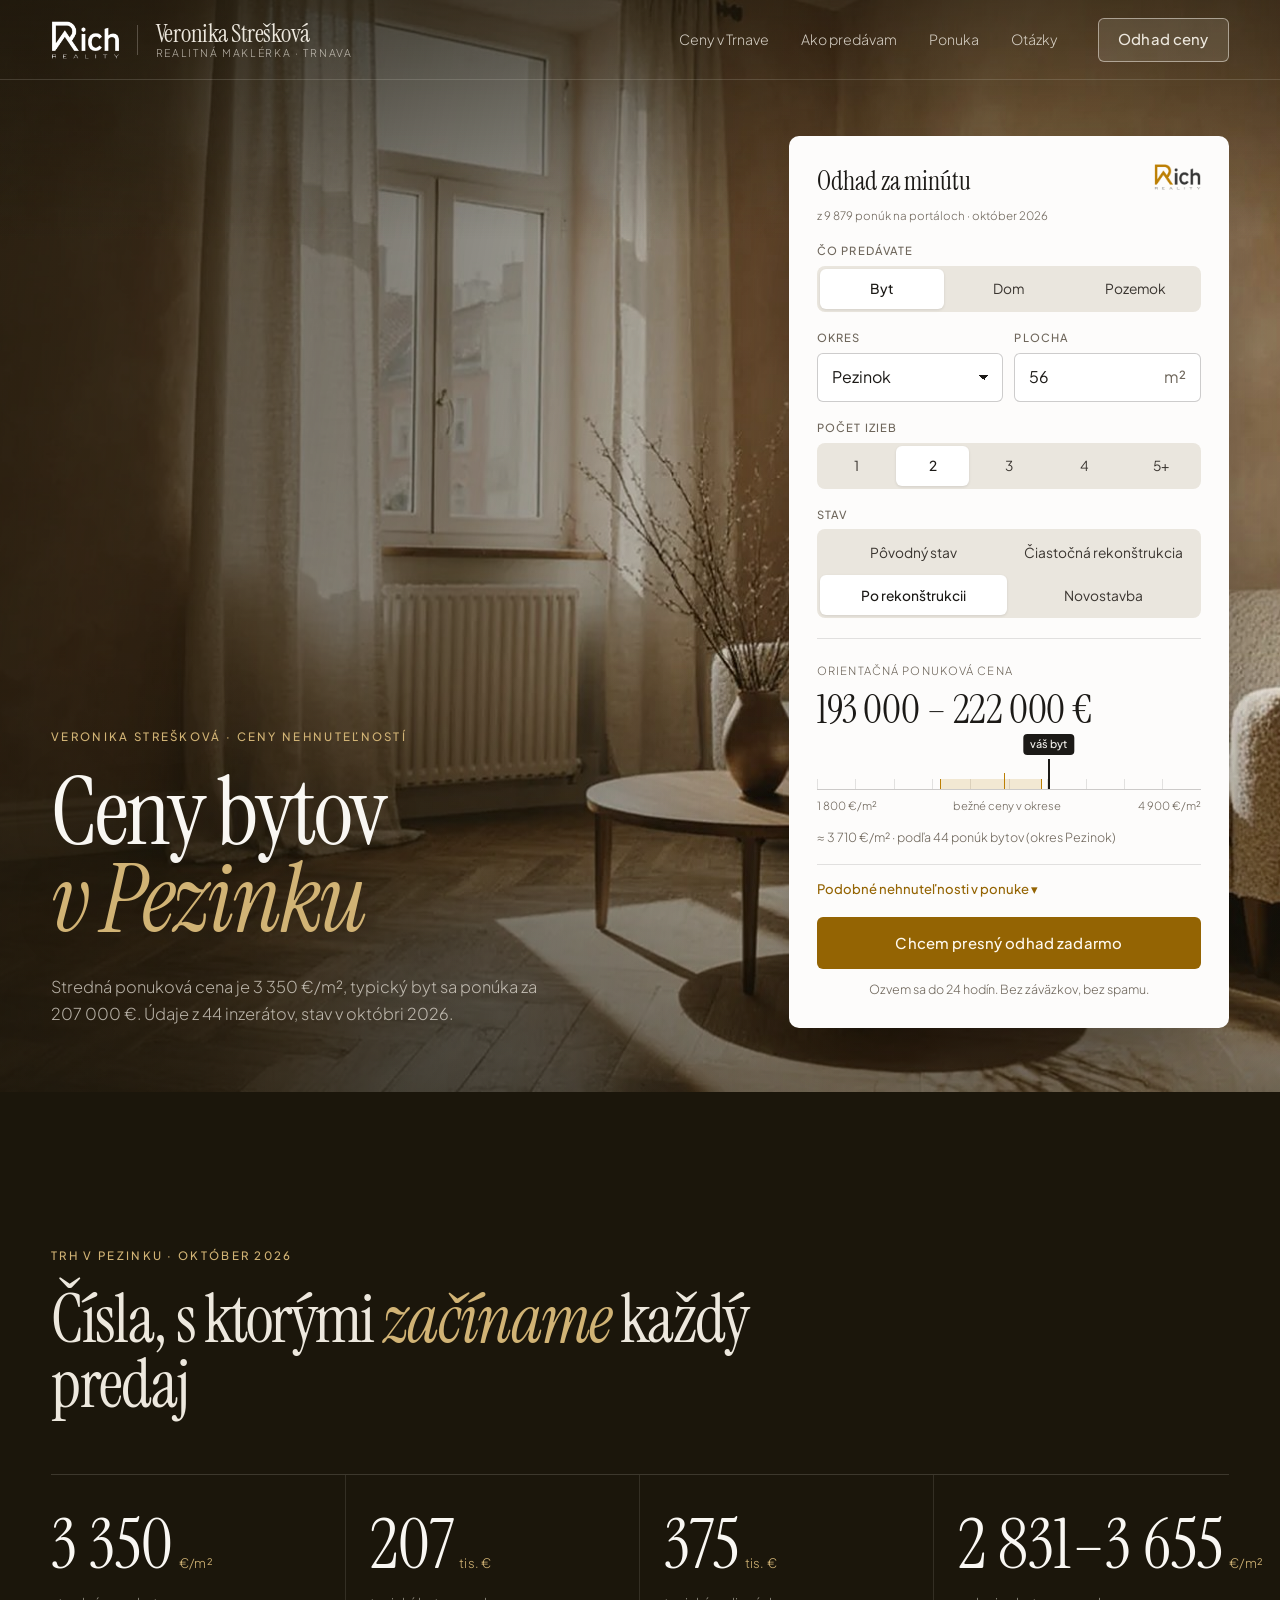
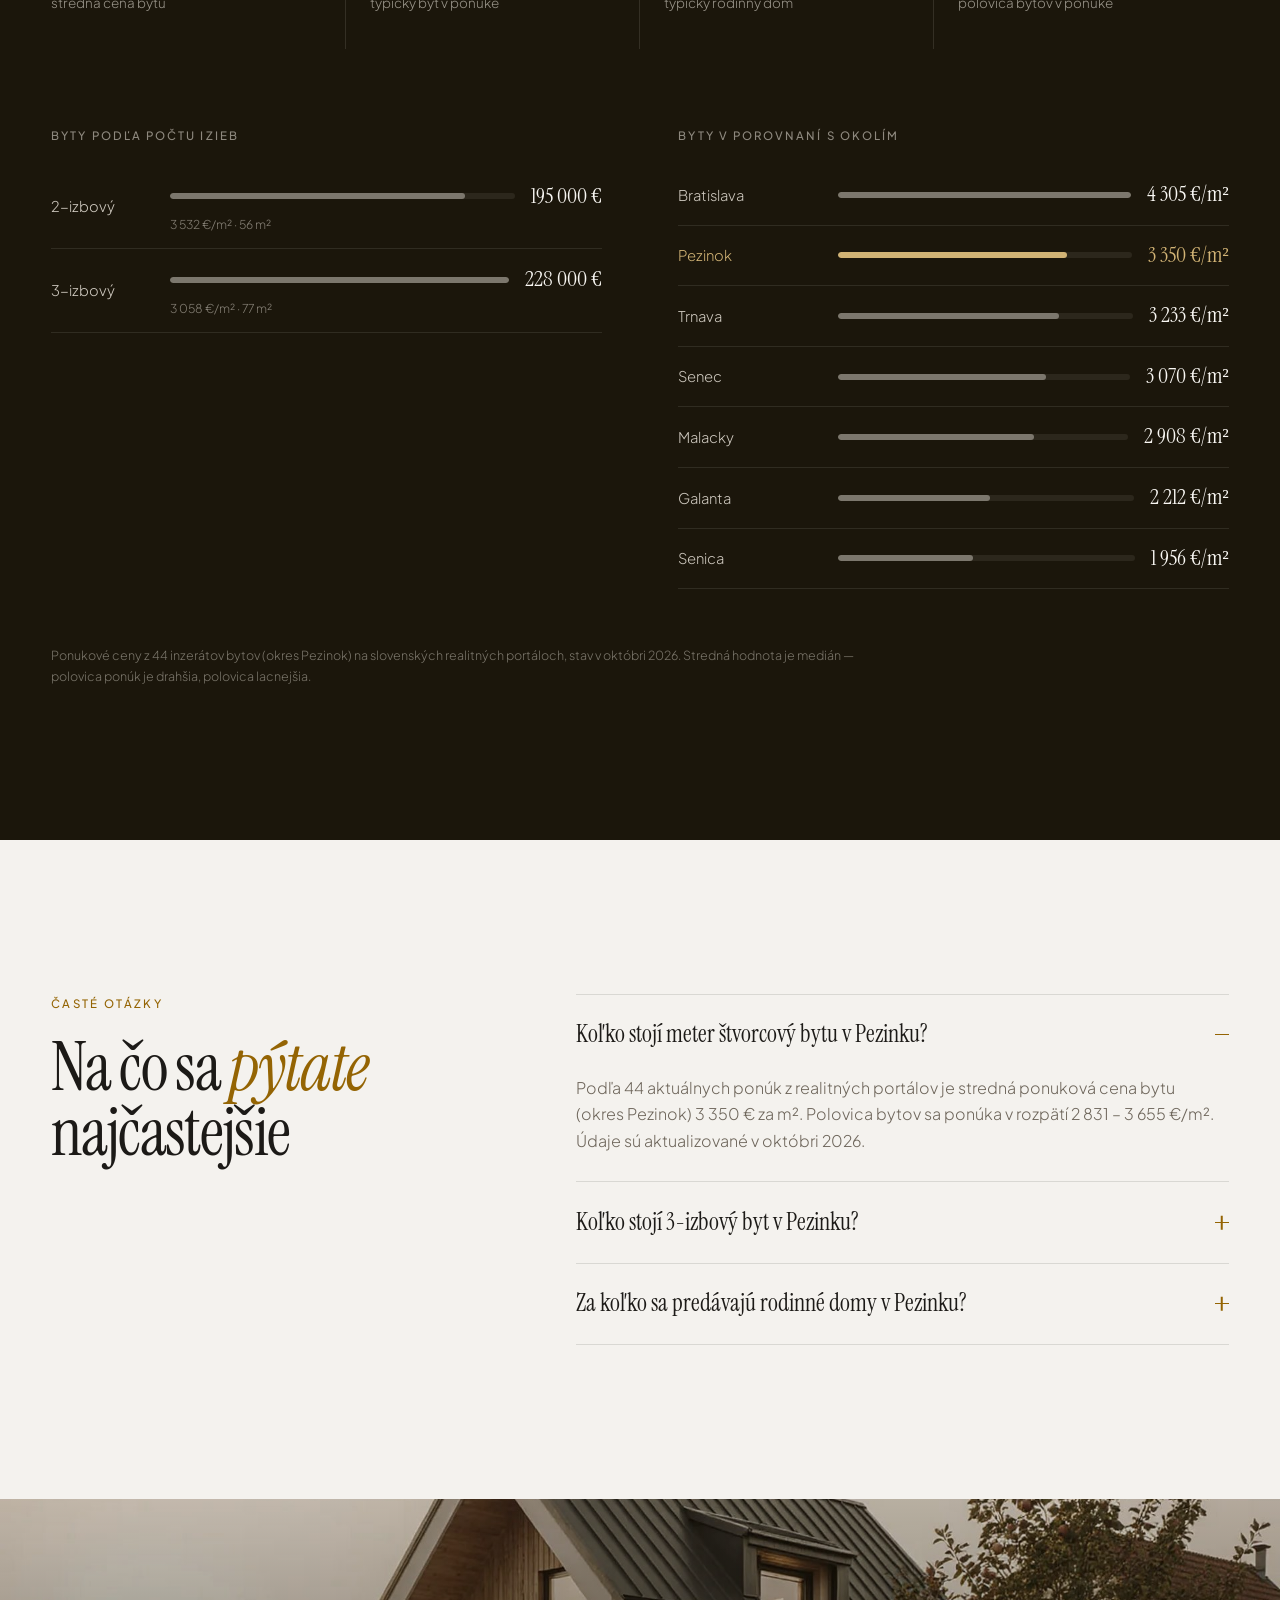
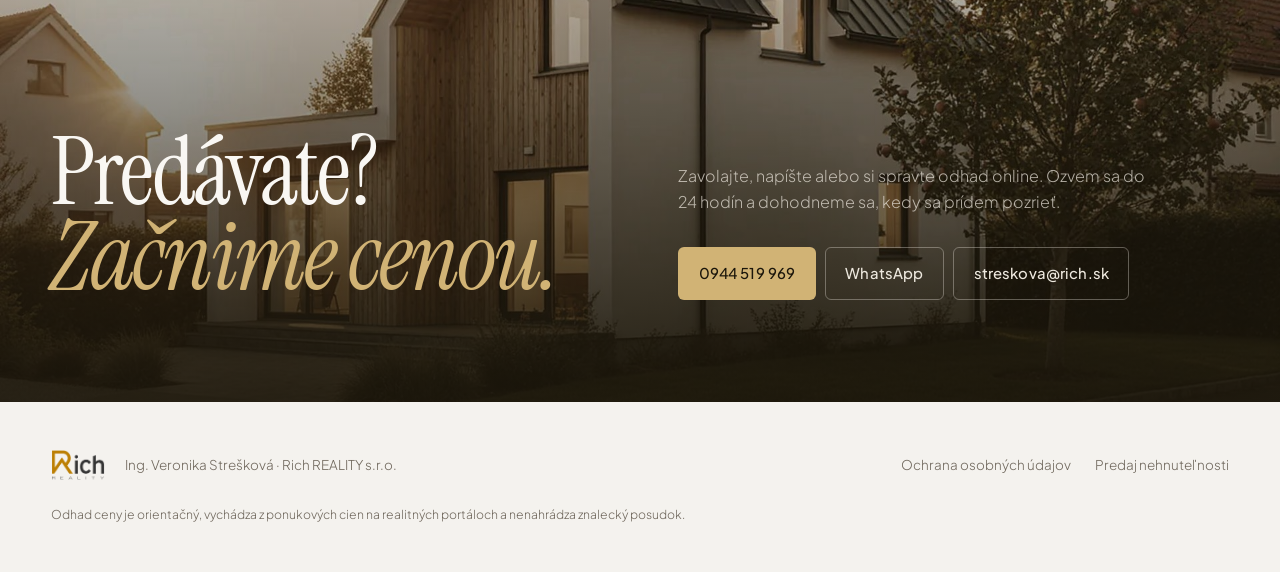
<file: ceny/pezinok/index.html>
<!doctype html>
<html lang="sk">
<head>
<meta charset="utf-8">
<meta name="viewport" content="width=device-width, initial-scale=1">
<title>Ceny bytov v Pezinku — október 2026</title>
<meta name="description" content="Stredná ponuková cena bytu v Pezinku je 3 350 €/m² podľa 44 ponúk. Ceny podľa počtu izieb, domy a pozemky. Odhad ceny zdarma.">
<meta name="robots" content="noindex, follow">
<meta property="og:title" content="Ceny bytov v Pezinku — október 2026">
<meta property="og:description" content="Stredná ponuková cena bytu v Pezinku je 3 350 €/m² podľa 44 ponúk. Ceny podľa počtu izieb, domy a pozemky. Odhad ceny zdarma.">
<meta property="og:type" content="website">
<meta property="og:image" content="https://www.rich.sk/imgcache/cw/550/ch/570/-6aa28d66d7d19e7af30cb29c.png">
<meta name="theme-color" content="#f6f1e8">
<link rel="preconnect" href="https://fonts.googleapis.com">
<link rel="preconnect" href="https://fonts.gstatic.com" crossorigin>
<link rel="stylesheet" href="https://fonts.googleapis.com/css2?family=Instrument+Serif:ital@0;1&family=Plus+Jakarta+Sans:wght@300;400;500;600&display=swap">
<link rel="stylesheet" href="../../assets/naber.css?v=be22c054">
<style>:root{--gold:#946403;--gold-2:#bc7f04;--gold-deep:#3a2701;--gold-soft:rgba(188, 127, 4, .16);--gold-night:#d1b375;--tint:#bc7f04;--night:#1b160b;--night-rgb:27, 22, 11;--paper:#f4f2ee;--paper-rgb:244, 242, 238;--paper-2:#eae6de;--card:#fdfcfb;--cream:#ede8de;--cream-rgb:237, 232, 222;--cream-hi:#f9f7f3}</style>
<link rel="icon" href="data:image/svg+xml,%3Csvg xmlns='http://www.w3.org/2000/svg' viewBox='0 0 32 32'%3E%3Crect width='32' height='32' rx='6' fill='%231c1a17'/%3E%3Ctext x='16' y='23' font-family='Georgia' font-size='19' fill='%23d9a441' text-anchor='middle'%3EV%3C/text%3E%3C/svg%3E">
<script type="application/ld+json">{"@context": "https://schema.org", "@type": "FAQPage", "mainEntity": [{"@type": "Question", "name": "Koľko stojí meter štvorcový bytu v Pezinku?", "acceptedAnswer": {"@type": "Answer", "text": "Podľa 44 aktuálnych ponúk z realitných portálov je stredná ponuková cena bytu (okres Pezinok) 3 350 € za m². Polovica bytov sa ponúka v rozpätí 2 831 – 3 655 €/m². Údaje sú aktualizované v októbri 2026."}}, {"@type": "Question", "name": "Koľko stojí 3-izbový byt v Pezinku?", "acceptedAnswer": {"@type": "Answer", "text": "Typický 3-izbový byt s plochou okolo 77 m² sa v Pezinku ponúka približne za 228 000 €. Konečnú cenu ovplyvní najmä stav, poschodie, balkón či loggia, parkovanie a konkrétna ulica."}}, {"@type": "Question", "name": "Za koľko sa predávajú rodinné domy v Pezinku?", "acceptedAnswer": {"@type": "Answer", "text": "Stredná ponuková cena rodinného domu je 375 000 € pri úžitkovej ploche okolo 176 m², teda zhruba 2 250 € za m². Pri domoch rozhoduje aj veľkosť pozemku a stav kúrenia, strechy a okien."}}]}</script>
</head>
<body class="has-hero">
<header class="top top--over" data-top>
  <a class="top__brand" href="../../">
    <img class="top__logo" src="../../assets/img/logo.png" alt="Rich REALITY s.r.o."><span class="top__sep" aria-hidden="true"></span>
    <span class="top__who">
      <span class="top__name">Veronika Strešková</span>
      <span class="top__role">realitná maklérka · Trnava</span>
    </span>
  </a>
  <nav class="top__nav" aria-label="Hlavné menu">
    <a href="../../#trh">Ceny v Trnave</a>
    <a href="../../#postup">Ako predávam</a>
    <a href="../../#ponuka">Ponuka</a>
    <a href="../../#otazky">Otázky</a>
  </nav>
  <a class="btn top__cta" href="../../#odhad">Odhad ceny</a>
</header>
<main>
<section class="hero hero--area">
  <img class="hero__bg" src="../../assets/img/hero.jpg" alt="" fetchpriority="high">
  <div class="wrap hero__grid">
    <div class="hero__text">
      <p class="eyebrow eyebrow--light"><a href="../../">Veronika Strešková</a> · Ceny nehnuteľností</p>
      <h1 class="h1">Ceny bytov<br><em>v Pezinku</em></h1>
      <p class="lead">Stredná ponuková cena je 3 350 €/m², typický byt sa ponúka za 207 000 €. Údaje z 44 inzerátov, stav v októbri 2026.</p>
      
    </div>
    <div class="hero__calc" id="odhad"><form class="calc" id="calc" novalidate data-endpoint="https://webhunter-naber.webhunter.workers.dev/lead" data-web="veronika-streskova" data-okres="Pezinok">
  <div class="calc__head">
    <span class="calc__step">Odhad za minútu</span>
    <img class="calc__logo" src="../../assets/img/logo.png" alt="Rich REALITY s.r.o.">
  </div>
  <p class="calc__meta">z 9 879 ponúk na portáloch · október 2026</p>

  <fieldset class="calc__row">
    <legend>Čo predávate</legend>
    <div class="seg seg--3"><label class="seg__opt"><input type="radio" name="typ" value="byt" checked><span>Byt</span></label><label class="seg__opt"><input type="radio" name="typ" value="dom"><span>Dom</span></label><label class="seg__opt"><input type="radio" name="typ" value="pozemok"><span>Pozemok</span></label></div>
  </fieldset>

  <div class="calc__grid">
    <label class="field">
      <span>Okres</span>
      <select name="okres"><optgroup label="Bratislavský kraj"><option value="Bratislava">Bratislava</option><option value="Malacky">Malacky</option><option value="Pezinok" selected>Pezinok</option><option value="Senec">Senec</option></optgroup><optgroup label="Trnavský kraj"><option value="Dunajská Streda">Dunajská Streda</option><option value="Galanta">Galanta</option><option value="Hlohovec">Hlohovec</option><option value="Piešťany">Piešťany</option><option value="Senica">Senica</option><option value="Skalica">Skalica</option><option value="Trnava">Trnava</option></optgroup><optgroup label="Trenčiansky kraj"><option value="Bánovce nad Bebravou">Bánovce nad Bebravou</option><option value="Ilava">Ilava</option><option value="Myjava">Myjava</option><option value="Nové Mesto nad Váhom">Nové Mesto nad Váhom</option><option value="Partizánske">Partizánske</option><option value="Považská Bystrica">Považská Bystrica</option><option value="Prievidza">Prievidza</option><option value="Púchov">Púchov</option><option value="Trenčín">Trenčín</option></optgroup><optgroup label="Nitriansky kraj"><option value="Komárno">Komárno</option><option value="Levice">Levice</option><option value="Nitra">Nitra</option><option value="Nové Zámky">Nové Zámky</option><option value="Šaľa">Šaľa</option><option value="Topoľčany">Topoľčany</option><option value="Zlaté Moravce">Zlaté Moravce</option></optgroup><optgroup label="Žilinský kraj"><option value="Bytča">Bytča</option><option value="Čadca">Čadca</option><option value="Dolný Kubín">Dolný Kubín</option><option value="Kysucké Nové Mesto">Kysucké Nové Mesto</option><option value="Liptovský Mikuláš">Liptovský Mikuláš</option><option value="Martin">Martin</option><option value="Námestovo">Námestovo</option><option value="Ružomberok">Ružomberok</option><option value="Turčianske Teplice">Turčianske Teplice</option><option value="Tvrdošín">Tvrdošín</option><option value="Žilina">Žilina</option></optgroup><optgroup label="Banskobystrický kraj"><option value="Banská Bystrica">Banská Bystrica</option><option value="Banská Štiavnica">Banská Štiavnica</option><option value="Brezno">Brezno</option><option value="Detva">Detva</option><option value="Krupina">Krupina</option><option value="Lučenec">Lučenec</option><option value="Poltár">Poltár</option><option value="Revúca">Revúca</option><option value="Rimavská Sobota">Rimavská Sobota</option><option value="Veľký Krtíš">Veľký Krtíš</option><option value="Zvolen">Zvolen</option><option value="Žarnovica">Žarnovica</option><option value="Žiar nad Hronom">Žiar nad Hronom</option></optgroup><optgroup label="Prešovský kraj"><option value="Bardejov">Bardejov</option><option value="Humenné">Humenné</option><option value="Kežmarok">Kežmarok</option><option value="Levoča">Levoča</option><option value="Medzilaborce">Medzilaborce</option><option value="Poprad">Poprad</option><option value="Prešov">Prešov</option><option value="Sabinov">Sabinov</option><option value="Snina">Snina</option><option value="Stará Ľubovňa">Stará Ľubovňa</option><option value="Stropkov">Stropkov</option><option value="Svidník">Svidník</option><option value="Vranov nad Topľou">Vranov nad Topľou</option></optgroup><optgroup label="Košický kraj"><option value="Gelnica">Gelnica</option><option value="Košice">Košice</option><option value="Košice-okolie">Košice-okolie</option><option value="Michalovce">Michalovce</option><option value="Rožňava">Rožňava</option><option value="Sobrance">Sobrance</option><option value="Spišská Nová Ves">Spišská Nová Ves</option><option value="Trebišov">Trebišov</option></optgroup></select>
    </label>
    <label class="field">
      <span>Plocha</span>
      <span class="field__unit"><input name="plocha" type="number" inputmode="numeric" min="10" max="100000" value="56"><em>m²</em></span>
    </label>
  </div>

  <fieldset class="calc__row" data-pre="byt">
    <legend>Počet izieb</legend>
    <div class="seg seg--5"><label class="seg__opt"><input type="radio" name="izby" value="1"><span>1</span></label><label class="seg__opt"><input type="radio" name="izby" value="2" checked><span>2</span></label><label class="seg__opt"><input type="radio" name="izby" value="3"><span>3</span></label><label class="seg__opt"><input type="radio" name="izby" value="4"><span>4</span></label><label class="seg__opt"><input type="radio" name="izby" value="5"><span>5+</span></label></div>
  </fieldset>

  <fieldset class="calc__row" data-pre="byt dom">
    <legend>Stav</legend>
    <div class="seg seg--4"><label class="seg__opt"><input type="radio" name="stav" value="povodny"><span>Pôvodný stav</span></label><label class="seg__opt"><input type="radio" name="stav" value="ciastocna"><span>Čiastočná rekonštrukcia</span></label><label class="seg__opt"><input type="radio" name="stav" value="kompletna" checked><span>Po rekonštrukcii</span></label><label class="seg__opt"><input type="radio" name="stav" value="novostavba"><span>Novostavba</span></label></div>
  </fieldset>

  <div class="calc__result" aria-live="polite">
    <span class="calc__label">Orientačná ponuková cena</span>
    <strong class="calc__price" data-out="cena">—</strong>
    <div class="ruler" aria-hidden="true">
      <div class="ruler__band" data-out="band"></div>
      <div class="ruler__median" data-out="median"></div>
      <div class="ruler__pin" data-out="pin"><span data-out="pinlabel">váš byt</span></div>
    </div>
    <div class="ruler__scale" aria-hidden="true"><span data-out="min"></span><span>bežné ceny v okrese</span><span data-out="max"></span></div>
    <p class="calc__note" data-out="pozn"></p>
    <details class="comp" data-out="comp" hidden><summary>Podobné nehnuteľnosti v ponuke</summary><ul></ul></details>
  </div>

  <div class="calc__lead" data-krok="1">
    <button class="btn btn--gold btn--wide" type="button" data-akcia="pokracuj">Chcem presný odhad zadarmo</button>
    <p class="calc__hint">Ozvem sa do 24 hodín. Bez záväzkov, bez spamu.</p>
  </div>

  <div class="calc__lead" data-krok="2" hidden>
    <div class="calc__grid">
      <label class="field"><span>Meno</span><input name="meno" autocomplete="name" required></label>
      <label class="field"><span>Telefón</span><input name="telefon" type="tel" autocomplete="tel" inputmode="tel" placeholder="09xx xxx xxx" required></label>
    </div>
    <label class="field"><span>E-mail <i>(nepovinné)</i></span><input name="email" type="email" autocomplete="email"></label>
    <fieldset class="calc__row">
      <legend>Kedy plánujete predávať?</legend>
      <div class="seg seg--3"><label class="seg__opt"><input type="radio" name="kedy" value="3m"><span>Do 3 mesiacov</span></label><label class="seg__opt"><input type="radio" name="kedy" value="rok"><span>Do roka</span></label><label class="seg__opt"><input type="radio" name="kedy" value="zistujem"><span>Len zisťujem</span></label></div>
    </fieldset>
    <input class="calc__hp" name="web_stranka" tabindex="-1" autocomplete="off" aria-hidden="true">
    <label class="check"><input type="checkbox" name="suhlas" required><span>Súhlasím so <a href="../../ochrana-udajov/" >spracovaním osobných údajov</a> na účel odhadu ceny.</span></label>
    <button class="btn btn--gold btn--wide" type="submit">Poslať a dohodnúť odhad</button>
    <p class="calc__err" data-out="chyba" hidden></p>
  </div>

  <div class="calc__done" data-krok="3" hidden>
    <strong>Ďakujem, ozvem sa do 24 hodín.</strong>
    <p>Medzitým si pripravte list vlastníctva, ak ho máte po ruke — odhad bude presnejší.</p>
  </div>
</form></div>
  </div>
</section>
<section class="market" id="trh">
  
  <div class="wrap">
    <div class="market__head reveal">
      <p class="eyebrow eyebrow--light">Trh v Pezinku · október 2026</p>
      <h2 class="h2">Čísla, s ktorými <em>začíname</em> každý predaj</h2>
    </div>
    <div class="facts reveal"><div class="fact"><span class="fact__num">3 350<small>€/m²</small></span><span class="fact__lbl">stredná cena bytu</span></div><div class="fact"><span class="fact__num">207<small>tis. €</small></span><span class="fact__lbl">typický byt v ponuke</span></div><div class="fact"><span class="fact__num">375<small>tis. €</small></span><span class="fact__lbl">typický rodinný dom</span></div><div class="fact"><span class="fact__num">2 831–3 655<small>€/m²</small></span><span class="fact__lbl">polovica bytov v ponuke</span></div></div>
    <div class="market__cols reveal"><div class="market__col">
      <h3>Byty podľa počtu izieb</h3>
      <ul class="bars"><li><span class="bar__k">2-izbový</span><span class="bar__track"><span class="bar__fill" style="--w:0.855"></span></span><span class="bar__v">195 000 €</span><span class="bar__s">3 532 €/m² · 56 m²</span></li><li><span class="bar__k">3-izbový</span><span class="bar__track"><span class="bar__fill" style="--w:1.000"></span></span><span class="bar__v">228 000 €</span><span class="bar__s">3 058 €/m² · 77 m²</span></li></ul>
    </div><div class="market__col">
      <h3>Byty v porovnaní s okolím</h3>
      <ul class="bars bars--cmp"><li class=""><a href="../../ceny/bratislava/" ><span class="bar__k">Bratislava</span><span class="bar__track"><span class="bar__fill" style="--w:1.000"></span></span><span class="bar__v">4 305 €/m²</span></a></li><li class="is-own"><a href="" ><span class="bar__k">Pezinok</span><span class="bar__track"><span class="bar__fill" style="--w:0.778"></span></span><span class="bar__v">3 350 €/m²</span></a></li><li class=""><a href="../../ceny/trnava/" ><span class="bar__k">Trnava</span><span class="bar__track"><span class="bar__fill" style="--w:0.751"></span></span><span class="bar__v">3 233 €/m²</span></a></li><li class=""><a href="../../ceny/senec/" ><span class="bar__k">Senec</span><span class="bar__track"><span class="bar__fill" style="--w:0.713"></span></span><span class="bar__v">3 070 €/m²</span></a></li><li class=""><a href="../../ceny/malacky/" ><span class="bar__k">Malacky</span><span class="bar__track"><span class="bar__fill" style="--w:0.675"></span></span><span class="bar__v">2 908 €/m²</span></a></li><li class=""><a href="../../ceny/galanta/" ><span class="bar__k">Galanta</span><span class="bar__track"><span class="bar__fill" style="--w:0.514"></span></span><span class="bar__v">2 212 €/m²</span></a></li><li class=""><a href="../../ceny/senica/" ><span class="bar__k">Senica</span><span class="bar__track"><span class="bar__fill" style="--w:0.454"></span></span><span class="bar__v">1 956 €/m²</span></a></li></ul>
    </div></div>
    
    <p class="market__src">Ponukové ceny z 44 inzerátov bytov (okres Pezinok) na slovenských realitných portáloch, stav v októbri 2026. Stredná hodnota je medián — polovica ponúk je drahšia, polovica lacnejšia.</p>
  </div>
</section>
<section class="faq" id="otazky">
  <div class="wrap faq__grid">
    <div class="reveal">
      <p class="eyebrow">Časté otázky</p>
      <h2 class="h2">Na čo sa <em>pýtate</em> najčastejšie</h2>
    </div>
    <div class="faq__list reveal"><details class="faq__item" open><summary>Koľko stojí meter štvorcový bytu v Pezinku?<span class="faq__ico"></span></summary><p>Podľa 44 aktuálnych ponúk z realitných portálov je stredná ponuková cena bytu (okres Pezinok) 3 350 € za m². Polovica bytov sa ponúka v rozpätí 2 831 – 3 655 €/m². Údaje sú aktualizované v októbri 2026.</p></details><details class="faq__item"><summary>Koľko stojí 3-izbový byt v Pezinku?<span class="faq__ico"></span></summary><p>Typický 3-izbový byt s plochou okolo 77 m² sa v Pezinku ponúka približne za 228 000 €. Konečnú cenu ovplyvní najmä stav, poschodie, balkón či loggia, parkovanie a konkrétna ulica.</p></details><details class="faq__item"><summary>Za koľko sa predávajú rodinné domy v Pezinku?<span class="faq__ico"></span></summary><p>Stredná ponuková cena rodinného domu je 375 000 € pri úžitkovej ploche okolo 176 m², teda zhruba 2 250 € za m². Pri domoch rozhoduje aj veľkosť pozemku a stav kúrenia, strechy a okien.</p></details></div>
  </div>
</section>
<section class="cta" id="kontakt">
  <img class="cta__bg" src="../../assets/img/dom.jpg" alt="" loading="lazy">
  <div class="wrap cta__grid">
    <h2 class="cta__title reveal">Predávate?<br><em>Začnime cenou.</em></h2>
    <div class="cta__side reveal">
      <p class="cta__lead">Zavolajte, napíšte alebo si spravte odhad online. Ozvem sa do 24 hodín a dohodneme sa, kedy sa prídem pozrieť.</p>
      <div class="contacts contacts--big"><a class="btn btn--dark" href="tel:+421944519969">0944 519 969</a><a class="btn btn--line" href="https://wa.me/421944519969?text=Dobr%C3%BD%20de%C5%88%2C%20chcel%28a%29%20by%20som%20odhad%20ceny%20mojej%20nehnute%C4%BEnosti." target="_blank" rel="noopener">WhatsApp</a><a class="btn btn--line" href="mailto:streskova@rich.sk">streskova@rich.sk</a></div>
    </div>
  </div>
</section>
</main>
<nav class="dock" aria-label="Rýchly kontakt">
  <a href="tel:+421944519969">Zavolať</a>
  <a href="https://wa.me/421944519969?text=Dobr%C3%BD%20de%C5%88%2C%20chcel%28a%29%20by%20som%20odhad%20ceny%20mojej%20nehnute%C4%BEnosti." target="_blank" rel="noopener">WhatsApp</a>
  <a class="dock__cta" href="#odhad">Odhad ceny</a>
</nav>
<footer class="foot">
  <div class="wrap foot__grid">
    <div class="foot__brand"><img src="../../assets/img/logo.png" alt="Rich REALITY s.r.o." loading="lazy" referrerpolicy="no-referrer"><span>Ing. Veronika Strešková · Rich REALITY s.r.o.</span></div>
    <nav class="foot__nav">
      <a href="../../ochrana-udajov/">Ochrana osobných údajov</a>
      <a href="../../predaj/">Predaj nehnuteľnosti</a>
    </nav>
    <p class="foot__note">Odhad ceny je orientačný, vychádza z ponukových cien na realitných portáloch a nenahrádza znalecký posudok.</p>
  </div>
</footer>
<script src="../../assets/ceny.js?v=1e78e64e"></script>
<script src="../../assets/porovnania.js?v=1e78e64e"></script>
<script src="../../assets/naber.js?v=3b9de071" defer></script>
</body>
</html>
</file>
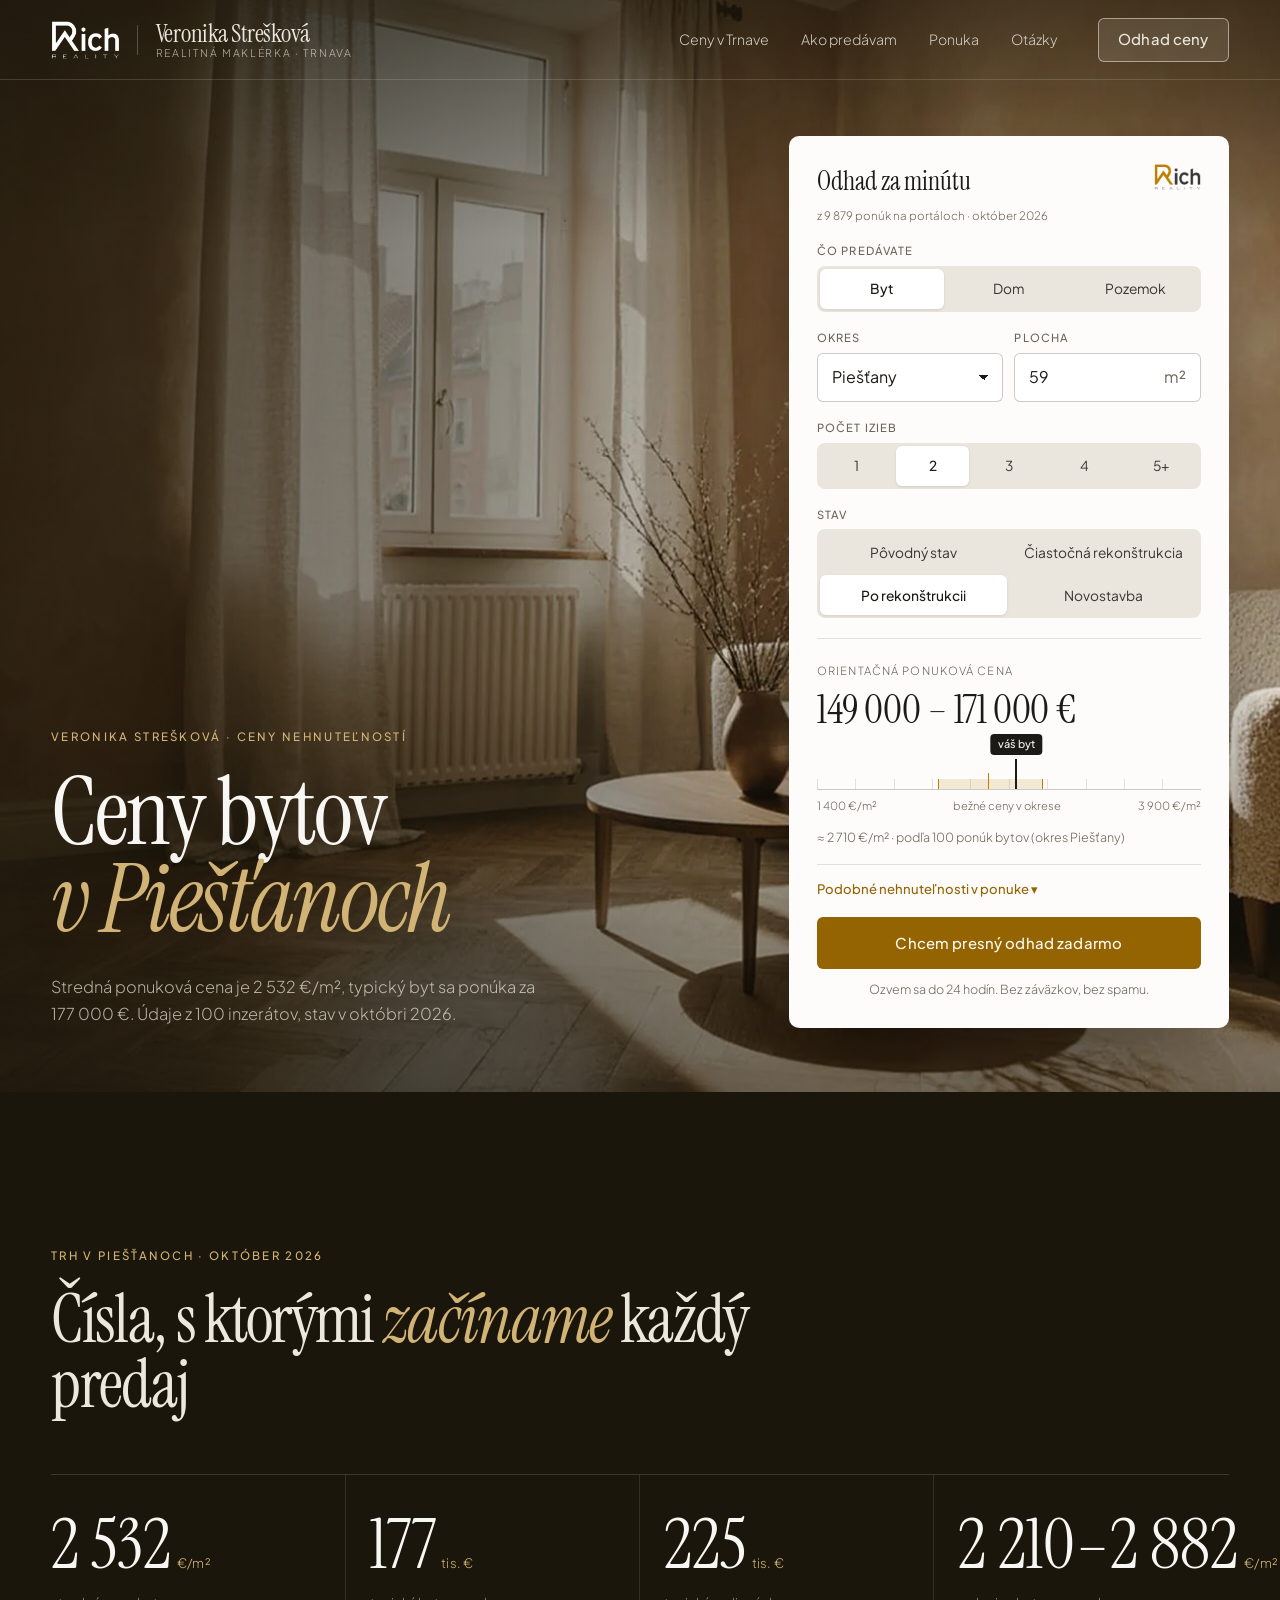
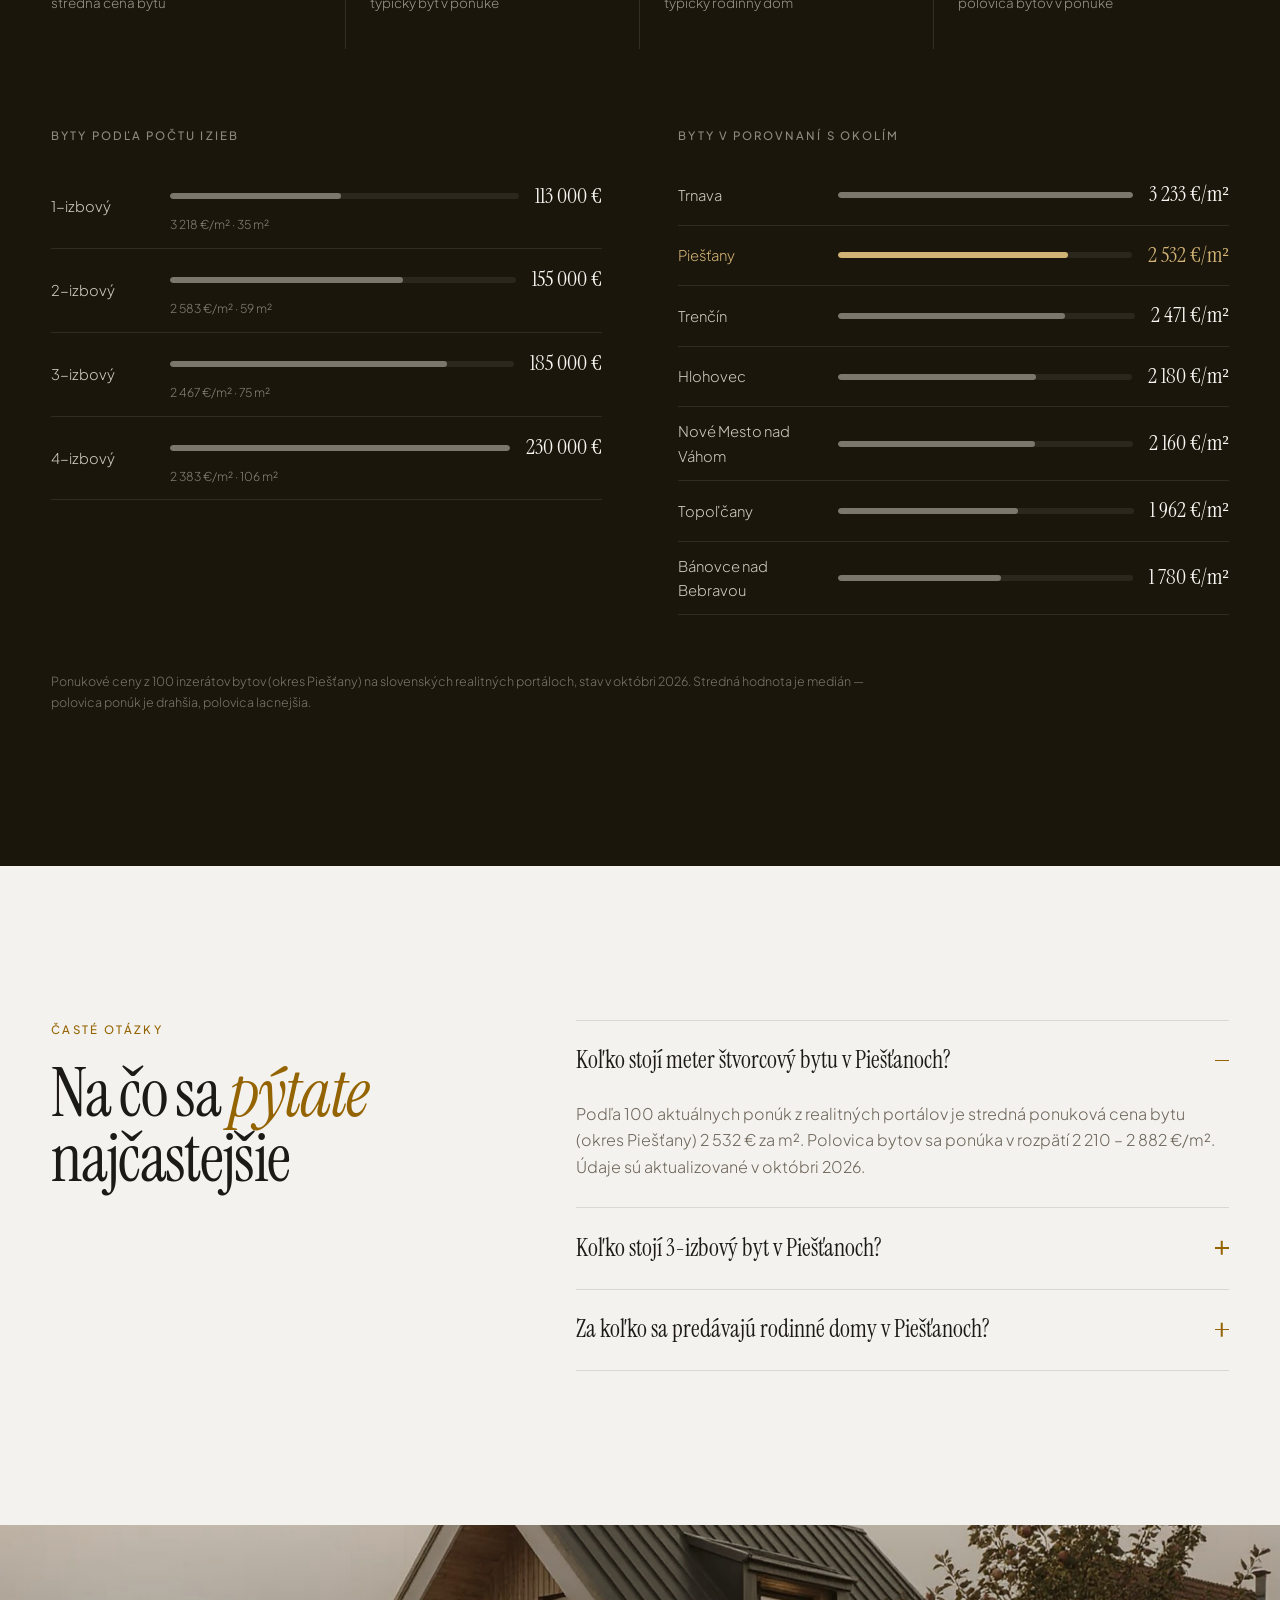
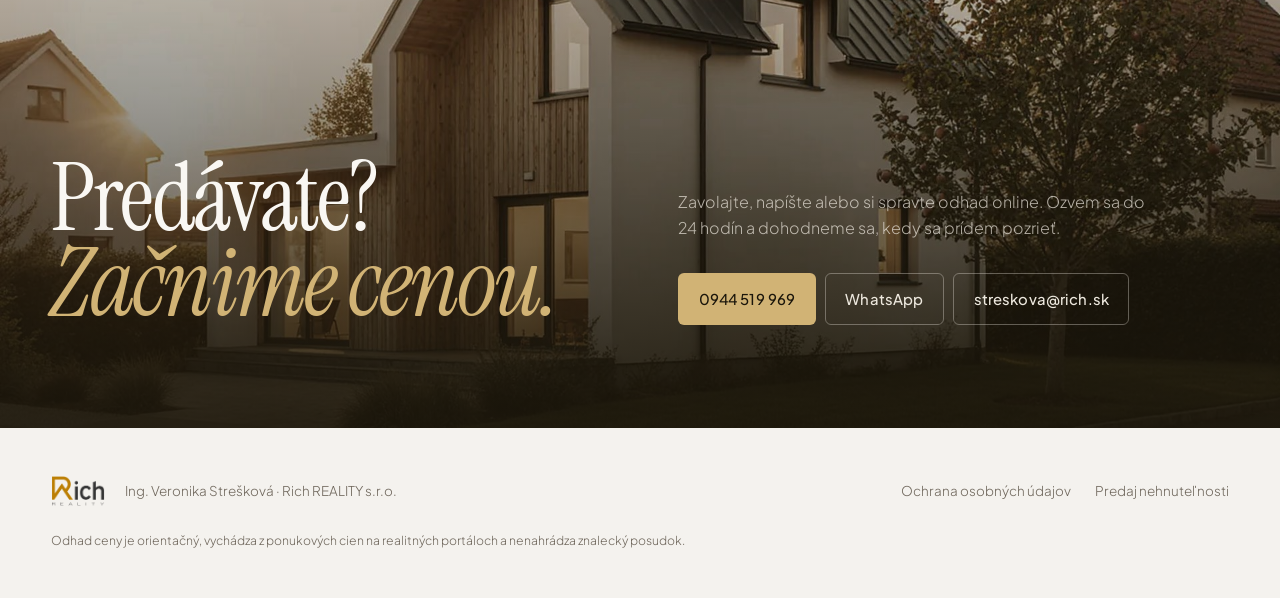
<file: ceny/piestany/index.html>
<!doctype html>
<html lang="sk">
<head>
<meta charset="utf-8">
<meta name="viewport" content="width=device-width, initial-scale=1">
<title>Ceny bytov v Piešťanoch — október 2026</title>
<meta name="description" content="Stredná ponuková cena bytu v Piešťanoch je 2 532 €/m² podľa 100 ponúk. Ceny podľa počtu izieb, domy a pozemky. Odhad ceny zdarma.">
<meta name="robots" content="noindex, follow">
<meta property="og:title" content="Ceny bytov v Piešťanoch — október 2026">
<meta property="og:description" content="Stredná ponuková cena bytu v Piešťanoch je 2 532 €/m² podľa 100 ponúk. Ceny podľa počtu izieb, domy a pozemky. Odhad ceny zdarma.">
<meta property="og:type" content="website">
<meta property="og:image" content="https://www.rich.sk/imgcache/cw/550/ch/570/-6aa28d66d7d19e7af30cb29c.png">
<meta name="theme-color" content="#f6f1e8">
<link rel="preconnect" href="https://fonts.googleapis.com">
<link rel="preconnect" href="https://fonts.gstatic.com" crossorigin>
<link rel="stylesheet" href="https://fonts.googleapis.com/css2?family=Instrument+Serif:ital@0;1&family=Plus+Jakarta+Sans:wght@300;400;500;600&display=swap">
<link rel="stylesheet" href="../../assets/naber.css?v=be22c054">
<style>:root{--gold:#946403;--gold-2:#bc7f04;--gold-deep:#3a2701;--gold-soft:rgba(188, 127, 4, .16);--gold-night:#d1b375;--tint:#bc7f04;--night:#1b160b;--night-rgb:27, 22, 11;--paper:#f4f2ee;--paper-rgb:244, 242, 238;--paper-2:#eae6de;--card:#fdfcfb;--cream:#ede8de;--cream-rgb:237, 232, 222;--cream-hi:#f9f7f3}</style>
<link rel="icon" href="data:image/svg+xml,%3Csvg xmlns='http://www.w3.org/2000/svg' viewBox='0 0 32 32'%3E%3Crect width='32' height='32' rx='6' fill='%231c1a17'/%3E%3Ctext x='16' y='23' font-family='Georgia' font-size='19' fill='%23d9a441' text-anchor='middle'%3EV%3C/text%3E%3C/svg%3E">
<script type="application/ld+json">{"@context": "https://schema.org", "@type": "FAQPage", "mainEntity": [{"@type": "Question", "name": "Koľko stojí meter štvorcový bytu v Piešťanoch?", "acceptedAnswer": {"@type": "Answer", "text": "Podľa 100 aktuálnych ponúk z realitných portálov je stredná ponuková cena bytu (okres Piešťany) 2 532 € za m². Polovica bytov sa ponúka v rozpätí 2 210 – 2 882 €/m². Údaje sú aktualizované v októbri 2026."}}, {"@type": "Question", "name": "Koľko stojí 3-izbový byt v Piešťanoch?", "acceptedAnswer": {"@type": "Answer", "text": "Typický 3-izbový byt s plochou okolo 75 m² sa v Piešťanoch ponúka približne za 185 000 €. Konečnú cenu ovplyvní najmä stav, poschodie, balkón či loggia, parkovanie a konkrétna ulica."}}, {"@type": "Question", "name": "Za koľko sa predávajú rodinné domy v Piešťanoch?", "acceptedAnswer": {"@type": "Answer", "text": "Stredná ponuková cena rodinného domu je 225 000 € pri úžitkovej ploche okolo 140 m², teda zhruba 1 660 € za m². Pri domoch rozhoduje aj veľkosť pozemku a stav kúrenia, strechy a okien."}}]}</script>
</head>
<body class="has-hero">
<header class="top top--over" data-top>
  <a class="top__brand" href="../../">
    <img class="top__logo" src="../../assets/img/logo.png" alt="Rich REALITY s.r.o."><span class="top__sep" aria-hidden="true"></span>
    <span class="top__who">
      <span class="top__name">Veronika Strešková</span>
      <span class="top__role">realitná maklérka · Trnava</span>
    </span>
  </a>
  <nav class="top__nav" aria-label="Hlavné menu">
    <a href="../../#trh">Ceny v Trnave</a>
    <a href="../../#postup">Ako predávam</a>
    <a href="../../#ponuka">Ponuka</a>
    <a href="../../#otazky">Otázky</a>
  </nav>
  <a class="btn top__cta" href="../../#odhad">Odhad ceny</a>
</header>
<main>
<section class="hero hero--area">
  <img class="hero__bg" src="../../assets/img/hero.jpg" alt="" fetchpriority="high">
  <div class="wrap hero__grid">
    <div class="hero__text">
      <p class="eyebrow eyebrow--light"><a href="../../">Veronika Strešková</a> · Ceny nehnuteľností</p>
      <h1 class="h1">Ceny bytov<br><em>v Piešťanoch</em></h1>
      <p class="lead">Stredná ponuková cena je 2 532 €/m², typický byt sa ponúka za 177 000 €. Údaje z 100 inzerátov, stav v októbri 2026.</p>
      
    </div>
    <div class="hero__calc" id="odhad"><form class="calc" id="calc" novalidate data-endpoint="https://webhunter-naber.webhunter.workers.dev/lead" data-web="veronika-streskova" data-okres="Piešťany">
  <div class="calc__head">
    <span class="calc__step">Odhad za minútu</span>
    <img class="calc__logo" src="../../assets/img/logo.png" alt="Rich REALITY s.r.o.">
  </div>
  <p class="calc__meta">z 9 879 ponúk na portáloch · október 2026</p>

  <fieldset class="calc__row">
    <legend>Čo predávate</legend>
    <div class="seg seg--3"><label class="seg__opt"><input type="radio" name="typ" value="byt" checked><span>Byt</span></label><label class="seg__opt"><input type="radio" name="typ" value="dom"><span>Dom</span></label><label class="seg__opt"><input type="radio" name="typ" value="pozemok"><span>Pozemok</span></label></div>
  </fieldset>

  <div class="calc__grid">
    <label class="field">
      <span>Okres</span>
      <select name="okres"><optgroup label="Bratislavský kraj"><option value="Bratislava">Bratislava</option><option value="Malacky">Malacky</option><option value="Pezinok">Pezinok</option><option value="Senec">Senec</option></optgroup><optgroup label="Trnavský kraj"><option value="Dunajská Streda">Dunajská Streda</option><option value="Galanta">Galanta</option><option value="Hlohovec">Hlohovec</option><option value="Piešťany" selected>Piešťany</option><option value="Senica">Senica</option><option value="Skalica">Skalica</option><option value="Trnava">Trnava</option></optgroup><optgroup label="Trenčiansky kraj"><option value="Bánovce nad Bebravou">Bánovce nad Bebravou</option><option value="Ilava">Ilava</option><option value="Myjava">Myjava</option><option value="Nové Mesto nad Váhom">Nové Mesto nad Váhom</option><option value="Partizánske">Partizánske</option><option value="Považská Bystrica">Považská Bystrica</option><option value="Prievidza">Prievidza</option><option value="Púchov">Púchov</option><option value="Trenčín">Trenčín</option></optgroup><optgroup label="Nitriansky kraj"><option value="Komárno">Komárno</option><option value="Levice">Levice</option><option value="Nitra">Nitra</option><option value="Nové Zámky">Nové Zámky</option><option value="Šaľa">Šaľa</option><option value="Topoľčany">Topoľčany</option><option value="Zlaté Moravce">Zlaté Moravce</option></optgroup><optgroup label="Žilinský kraj"><option value="Bytča">Bytča</option><option value="Čadca">Čadca</option><option value="Dolný Kubín">Dolný Kubín</option><option value="Kysucké Nové Mesto">Kysucké Nové Mesto</option><option value="Liptovský Mikuláš">Liptovský Mikuláš</option><option value="Martin">Martin</option><option value="Námestovo">Námestovo</option><option value="Ružomberok">Ružomberok</option><option value="Turčianske Teplice">Turčianske Teplice</option><option value="Tvrdošín">Tvrdošín</option><option value="Žilina">Žilina</option></optgroup><optgroup label="Banskobystrický kraj"><option value="Banská Bystrica">Banská Bystrica</option><option value="Banská Štiavnica">Banská Štiavnica</option><option value="Brezno">Brezno</option><option value="Detva">Detva</option><option value="Krupina">Krupina</option><option value="Lučenec">Lučenec</option><option value="Poltár">Poltár</option><option value="Revúca">Revúca</option><option value="Rimavská Sobota">Rimavská Sobota</option><option value="Veľký Krtíš">Veľký Krtíš</option><option value="Zvolen">Zvolen</option><option value="Žarnovica">Žarnovica</option><option value="Žiar nad Hronom">Žiar nad Hronom</option></optgroup><optgroup label="Prešovský kraj"><option value="Bardejov">Bardejov</option><option value="Humenné">Humenné</option><option value="Kežmarok">Kežmarok</option><option value="Levoča">Levoča</option><option value="Medzilaborce">Medzilaborce</option><option value="Poprad">Poprad</option><option value="Prešov">Prešov</option><option value="Sabinov">Sabinov</option><option value="Snina">Snina</option><option value="Stará Ľubovňa">Stará Ľubovňa</option><option value="Stropkov">Stropkov</option><option value="Svidník">Svidník</option><option value="Vranov nad Topľou">Vranov nad Topľou</option></optgroup><optgroup label="Košický kraj"><option value="Gelnica">Gelnica</option><option value="Košice">Košice</option><option value="Košice-okolie">Košice-okolie</option><option value="Michalovce">Michalovce</option><option value="Rožňava">Rožňava</option><option value="Sobrance">Sobrance</option><option value="Spišská Nová Ves">Spišská Nová Ves</option><option value="Trebišov">Trebišov</option></optgroup></select>
    </label>
    <label class="field">
      <span>Plocha</span>
      <span class="field__unit"><input name="plocha" type="number" inputmode="numeric" min="10" max="100000" value="59"><em>m²</em></span>
    </label>
  </div>

  <fieldset class="calc__row" data-pre="byt">
    <legend>Počet izieb</legend>
    <div class="seg seg--5"><label class="seg__opt"><input type="radio" name="izby" value="1"><span>1</span></label><label class="seg__opt"><input type="radio" name="izby" value="2" checked><span>2</span></label><label class="seg__opt"><input type="radio" name="izby" value="3"><span>3</span></label><label class="seg__opt"><input type="radio" name="izby" value="4"><span>4</span></label><label class="seg__opt"><input type="radio" name="izby" value="5"><span>5+</span></label></div>
  </fieldset>

  <fieldset class="calc__row" data-pre="byt dom">
    <legend>Stav</legend>
    <div class="seg seg--4"><label class="seg__opt"><input type="radio" name="stav" value="povodny"><span>Pôvodný stav</span></label><label class="seg__opt"><input type="radio" name="stav" value="ciastocna"><span>Čiastočná rekonštrukcia</span></label><label class="seg__opt"><input type="radio" name="stav" value="kompletna" checked><span>Po rekonštrukcii</span></label><label class="seg__opt"><input type="radio" name="stav" value="novostavba"><span>Novostavba</span></label></div>
  </fieldset>

  <div class="calc__result" aria-live="polite">
    <span class="calc__label">Orientačná ponuková cena</span>
    <strong class="calc__price" data-out="cena">—</strong>
    <div class="ruler" aria-hidden="true">
      <div class="ruler__band" data-out="band"></div>
      <div class="ruler__median" data-out="median"></div>
      <div class="ruler__pin" data-out="pin"><span data-out="pinlabel">váš byt</span></div>
    </div>
    <div class="ruler__scale" aria-hidden="true"><span data-out="min"></span><span>bežné ceny v okrese</span><span data-out="max"></span></div>
    <p class="calc__note" data-out="pozn"></p>
    <details class="comp" data-out="comp" hidden><summary>Podobné nehnuteľnosti v ponuke</summary><ul></ul></details>
  </div>

  <div class="calc__lead" data-krok="1">
    <button class="btn btn--gold btn--wide" type="button" data-akcia="pokracuj">Chcem presný odhad zadarmo</button>
    <p class="calc__hint">Ozvem sa do 24 hodín. Bez záväzkov, bez spamu.</p>
  </div>

  <div class="calc__lead" data-krok="2" hidden>
    <div class="calc__grid">
      <label class="field"><span>Meno</span><input name="meno" autocomplete="name" required></label>
      <label class="field"><span>Telefón</span><input name="telefon" type="tel" autocomplete="tel" inputmode="tel" placeholder="09xx xxx xxx" required></label>
    </div>
    <label class="field"><span>E-mail <i>(nepovinné)</i></span><input name="email" type="email" autocomplete="email"></label>
    <fieldset class="calc__row">
      <legend>Kedy plánujete predávať?</legend>
      <div class="seg seg--3"><label class="seg__opt"><input type="radio" name="kedy" value="3m"><span>Do 3 mesiacov</span></label><label class="seg__opt"><input type="radio" name="kedy" value="rok"><span>Do roka</span></label><label class="seg__opt"><input type="radio" name="kedy" value="zistujem"><span>Len zisťujem</span></label></div>
    </fieldset>
    <input class="calc__hp" name="web_stranka" tabindex="-1" autocomplete="off" aria-hidden="true">
    <label class="check"><input type="checkbox" name="suhlas" required><span>Súhlasím so <a href="../../ochrana-udajov/" >spracovaním osobných údajov</a> na účel odhadu ceny.</span></label>
    <button class="btn btn--gold btn--wide" type="submit">Poslať a dohodnúť odhad</button>
    <p class="calc__err" data-out="chyba" hidden></p>
  </div>

  <div class="calc__done" data-krok="3" hidden>
    <strong>Ďakujem, ozvem sa do 24 hodín.</strong>
    <p>Medzitým si pripravte list vlastníctva, ak ho máte po ruke — odhad bude presnejší.</p>
  </div>
</form></div>
  </div>
</section>
<section class="market" id="trh">
  
  <div class="wrap">
    <div class="market__head reveal">
      <p class="eyebrow eyebrow--light">Trh v Piešťanoch · október 2026</p>
      <h2 class="h2">Čísla, s ktorými <em>začíname</em> každý predaj</h2>
    </div>
    <div class="facts reveal"><div class="fact"><span class="fact__num">2 532<small>€/m²</small></span><span class="fact__lbl">stredná cena bytu</span></div><div class="fact"><span class="fact__num">177<small>tis. €</small></span><span class="fact__lbl">typický byt v ponuke</span></div><div class="fact"><span class="fact__num">225<small>tis. €</small></span><span class="fact__lbl">typický rodinný dom</span></div><div class="fact"><span class="fact__num">2 210–2 882<small>€/m²</small></span><span class="fact__lbl">polovica bytov v ponuke</span></div></div>
    <div class="market__cols reveal"><div class="market__col">
      <h3>Byty podľa počtu izieb</h3>
      <ul class="bars"><li><span class="bar__k">1-izbový</span><span class="bar__track"><span class="bar__fill" style="--w:0.491"></span></span><span class="bar__v">113 000 €</span><span class="bar__s">3 218 €/m² · 35 m²</span></li><li><span class="bar__k">2-izbový</span><span class="bar__track"><span class="bar__fill" style="--w:0.674"></span></span><span class="bar__v">155 000 €</span><span class="bar__s">2 583 €/m² · 59 m²</span></li><li><span class="bar__k">3-izbový</span><span class="bar__track"><span class="bar__fill" style="--w:0.804"></span></span><span class="bar__v">185 000 €</span><span class="bar__s">2 467 €/m² · 75 m²</span></li><li><span class="bar__k">4-izbový</span><span class="bar__track"><span class="bar__fill" style="--w:1.000"></span></span><span class="bar__v">230 000 €</span><span class="bar__s">2 383 €/m² · 106 m²</span></li></ul>
    </div><div class="market__col">
      <h3>Byty v porovnaní s okolím</h3>
      <ul class="bars bars--cmp"><li class=""><a href="../../ceny/trnava/" ><span class="bar__k">Trnava</span><span class="bar__track"><span class="bar__fill" style="--w:1.000"></span></span><span class="bar__v">3 233 €/m²</span></a></li><li class="is-own"><a href="" ><span class="bar__k">Piešťany</span><span class="bar__track"><span class="bar__fill" style="--w:0.783"></span></span><span class="bar__v">2 532 €/m²</span></a></li><li class=""><a href="../../ceny/trencin/" ><span class="bar__k">Trenčín</span><span class="bar__track"><span class="bar__fill" style="--w:0.764"></span></span><span class="bar__v">2 471 €/m²</span></a></li><li class=""><a href="../../ceny/hlohovec/" ><span class="bar__k">Hlohovec</span><span class="bar__track"><span class="bar__fill" style="--w:0.674"></span></span><span class="bar__v">2 180 €/m²</span></a></li><li class=""><a href="../../ceny/nove-mesto-nad-vahom/" ><span class="bar__k">Nové Mesto nad Váhom</span><span class="bar__track"><span class="bar__fill" style="--w:0.668"></span></span><span class="bar__v">2 160 €/m²</span></a></li><li class=""><a href="../../ceny/topolcany/" ><span class="bar__k">Topoľčany</span><span class="bar__track"><span class="bar__fill" style="--w:0.607"></span></span><span class="bar__v">1 962 €/m²</span></a></li><li class=""><a href="../../ceny/banovce-nad-bebravou/" ><span class="bar__k">Bánovce nad Bebravou</span><span class="bar__track"><span class="bar__fill" style="--w:0.551"></span></span><span class="bar__v">1 780 €/m²</span></a></li></ul>
    </div></div>
    
    <p class="market__src">Ponukové ceny z 100 inzerátov bytov (okres Piešťany) na slovenských realitných portáloch, stav v októbri 2026. Stredná hodnota je medián — polovica ponúk je drahšia, polovica lacnejšia.</p>
  </div>
</section>
<section class="faq" id="otazky">
  <div class="wrap faq__grid">
    <div class="reveal">
      <p class="eyebrow">Časté otázky</p>
      <h2 class="h2">Na čo sa <em>pýtate</em> najčastejšie</h2>
    </div>
    <div class="faq__list reveal"><details class="faq__item" open><summary>Koľko stojí meter štvorcový bytu v Piešťanoch?<span class="faq__ico"></span></summary><p>Podľa 100 aktuálnych ponúk z realitných portálov je stredná ponuková cena bytu (okres Piešťany) 2 532 € za m². Polovica bytov sa ponúka v rozpätí 2 210 – 2 882 €/m². Údaje sú aktualizované v októbri 2026.</p></details><details class="faq__item"><summary>Koľko stojí 3-izbový byt v Piešťanoch?<span class="faq__ico"></span></summary><p>Typický 3-izbový byt s plochou okolo 75 m² sa v Piešťanoch ponúka približne za 185 000 €. Konečnú cenu ovplyvní najmä stav, poschodie, balkón či loggia, parkovanie a konkrétna ulica.</p></details><details class="faq__item"><summary>Za koľko sa predávajú rodinné domy v Piešťanoch?<span class="faq__ico"></span></summary><p>Stredná ponuková cena rodinného domu je 225 000 € pri úžitkovej ploche okolo 140 m², teda zhruba 1 660 € za m². Pri domoch rozhoduje aj veľkosť pozemku a stav kúrenia, strechy a okien.</p></details></div>
  </div>
</section>
<section class="cta" id="kontakt">
  <img class="cta__bg" src="../../assets/img/dom.jpg" alt="" loading="lazy">
  <div class="wrap cta__grid">
    <h2 class="cta__title reveal">Predávate?<br><em>Začnime cenou.</em></h2>
    <div class="cta__side reveal">
      <p class="cta__lead">Zavolajte, napíšte alebo si spravte odhad online. Ozvem sa do 24 hodín a dohodneme sa, kedy sa prídem pozrieť.</p>
      <div class="contacts contacts--big"><a class="btn btn--dark" href="tel:+421944519969">0944 519 969</a><a class="btn btn--line" href="https://wa.me/421944519969?text=Dobr%C3%BD%20de%C5%88%2C%20chcel%28a%29%20by%20som%20odhad%20ceny%20mojej%20nehnute%C4%BEnosti." target="_blank" rel="noopener">WhatsApp</a><a class="btn btn--line" href="mailto:streskova@rich.sk">streskova@rich.sk</a></div>
    </div>
  </div>
</section>
</main>
<nav class="dock" aria-label="Rýchly kontakt">
  <a href="tel:+421944519969">Zavolať</a>
  <a href="https://wa.me/421944519969?text=Dobr%C3%BD%20de%C5%88%2C%20chcel%28a%29%20by%20som%20odhad%20ceny%20mojej%20nehnute%C4%BEnosti." target="_blank" rel="noopener">WhatsApp</a>
  <a class="dock__cta" href="#odhad">Odhad ceny</a>
</nav>
<footer class="foot">
  <div class="wrap foot__grid">
    <div class="foot__brand"><img src="../../assets/img/logo.png" alt="Rich REALITY s.r.o." loading="lazy" referrerpolicy="no-referrer"><span>Ing. Veronika Strešková · Rich REALITY s.r.o.</span></div>
    <nav class="foot__nav">
      <a href="../../ochrana-udajov/">Ochrana osobných údajov</a>
      <a href="../../predaj/">Predaj nehnuteľnosti</a>
    </nav>
    <p class="foot__note">Odhad ceny je orientačný, vychádza z ponukových cien na realitných portáloch a nenahrádza znalecký posudok.</p>
  </div>
</footer>
<script src="../../assets/ceny.js?v=1e78e64e"></script>
<script src="../../assets/porovnania.js?v=1e78e64e"></script>
<script src="../../assets/naber.js?v=3b9de071" defer></script>
</body>
</html>
</file>
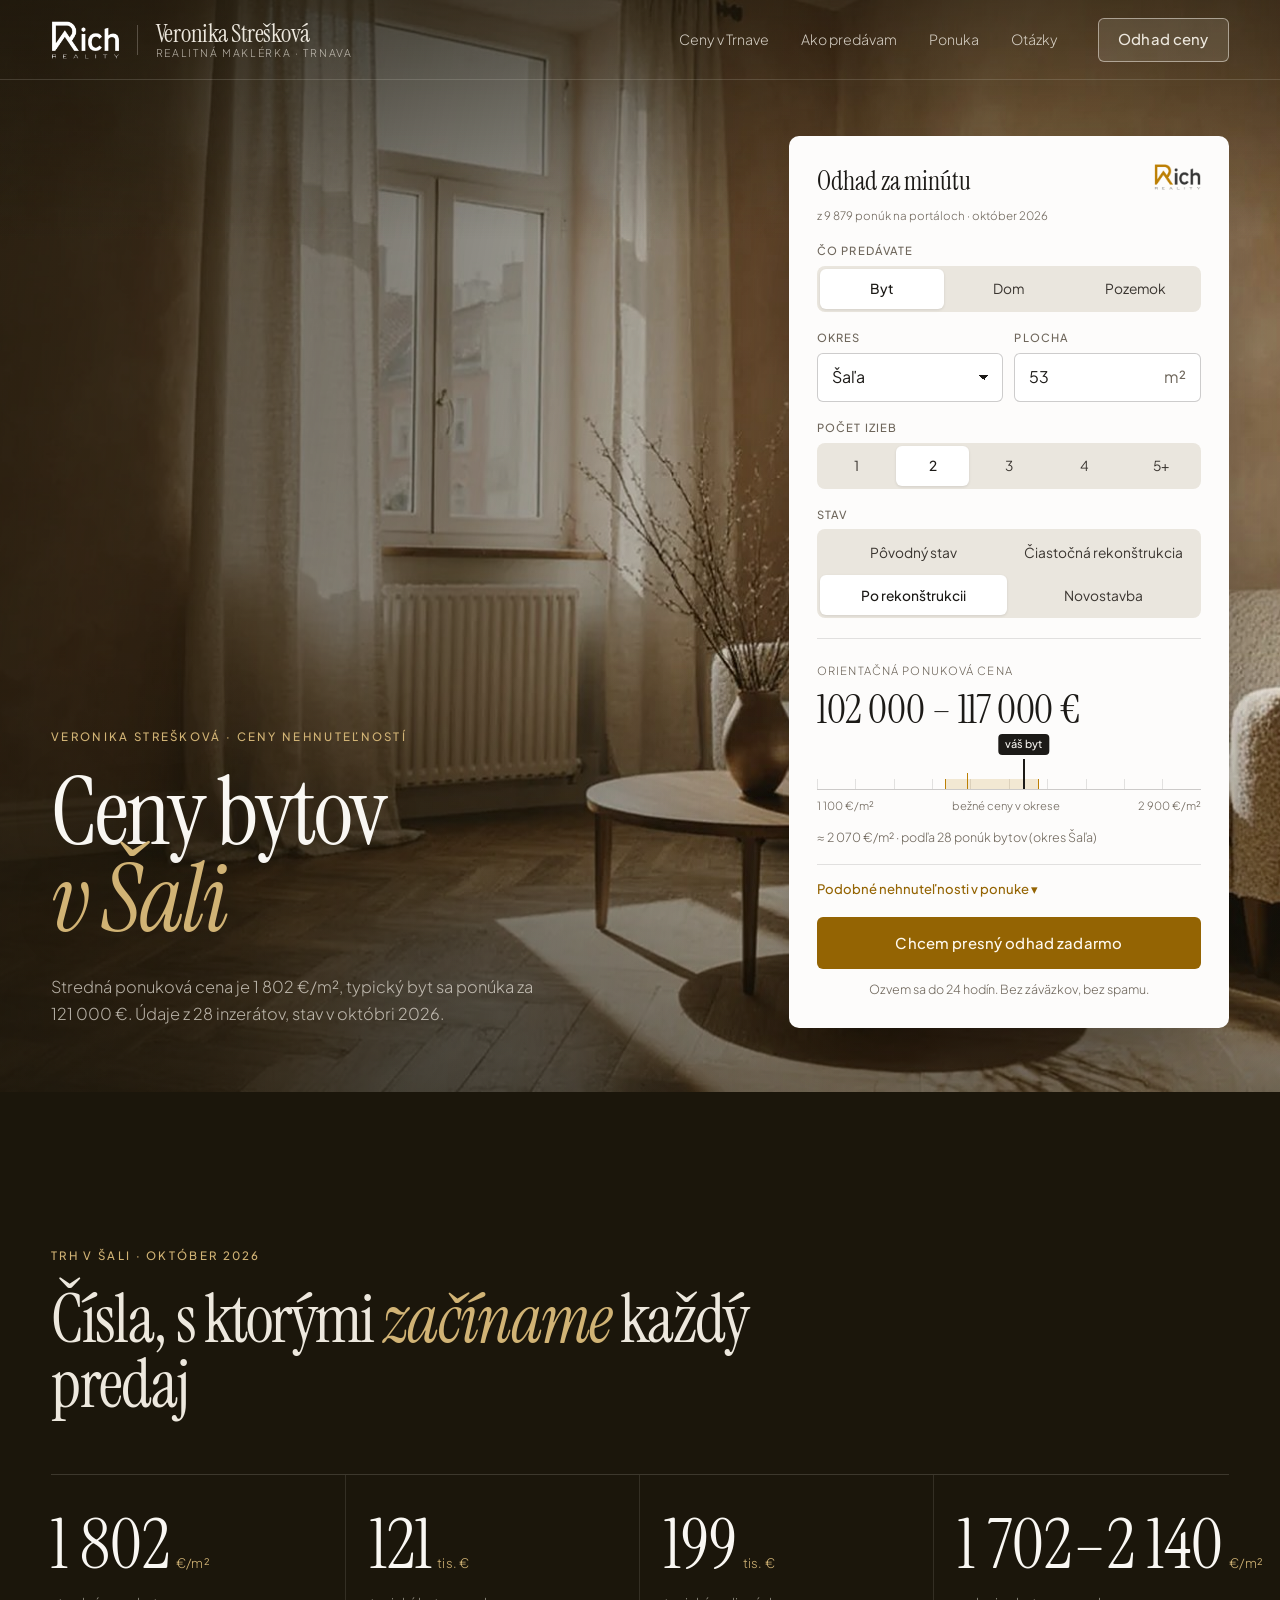
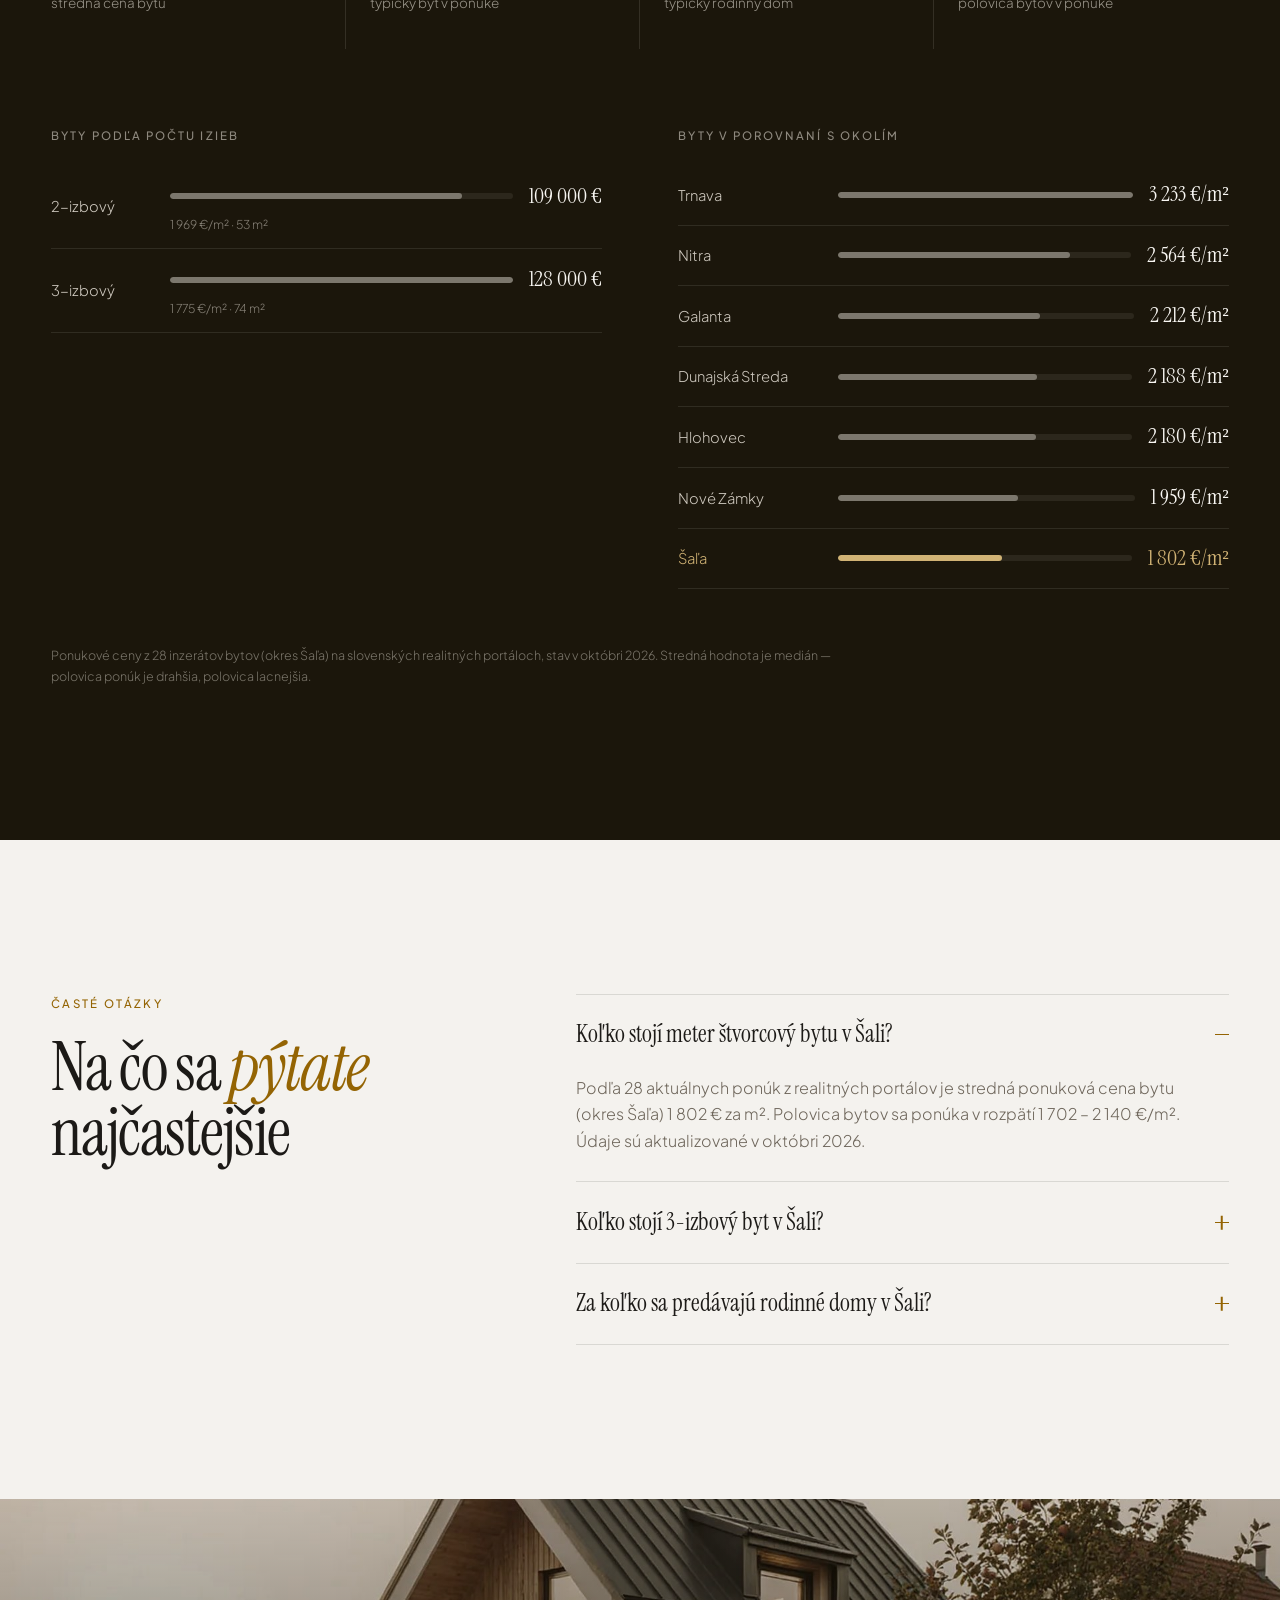
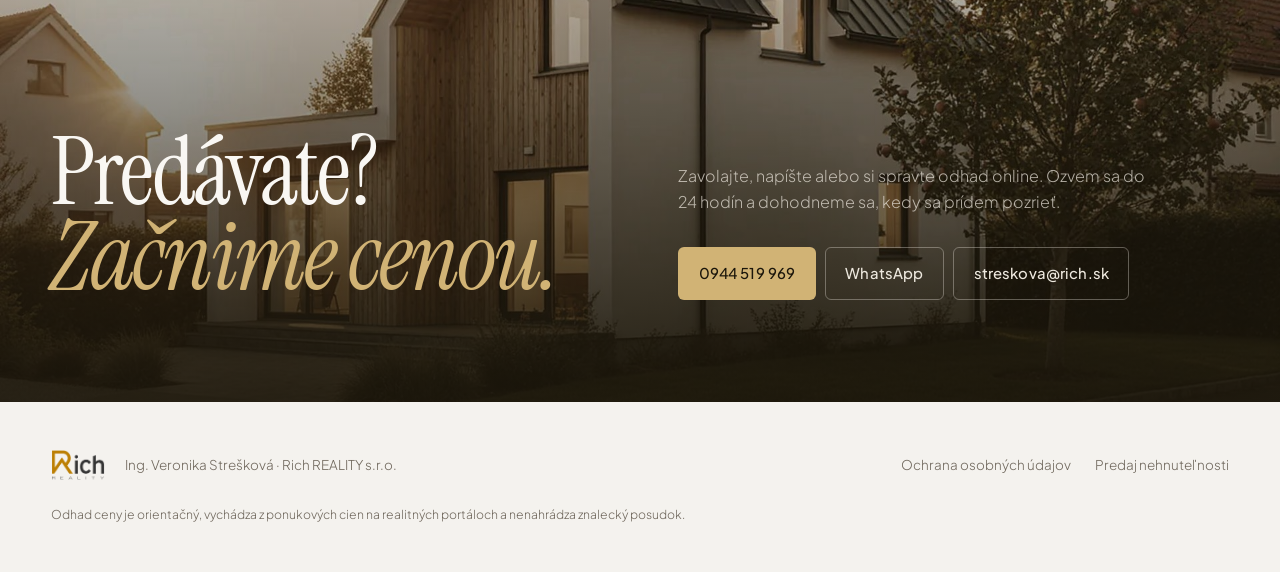
<file: ceny/sala/index.html>
<!doctype html>
<html lang="sk">
<head>
<meta charset="utf-8">
<meta name="viewport" content="width=device-width, initial-scale=1">
<title>Ceny bytov v Šali — október 2026</title>
<meta name="description" content="Stredná ponuková cena bytu v Šali je 1 802 €/m² podľa 28 ponúk. Ceny podľa počtu izieb, domy a pozemky. Odhad ceny zdarma.">
<meta name="robots" content="noindex, follow">
<meta property="og:title" content="Ceny bytov v Šali — október 2026">
<meta property="og:description" content="Stredná ponuková cena bytu v Šali je 1 802 €/m² podľa 28 ponúk. Ceny podľa počtu izieb, domy a pozemky. Odhad ceny zdarma.">
<meta property="og:type" content="website">
<meta property="og:image" content="https://www.rich.sk/imgcache/cw/550/ch/570/-6aa28d66d7d19e7af30cb29c.png">
<meta name="theme-color" content="#f6f1e8">
<link rel="preconnect" href="https://fonts.googleapis.com">
<link rel="preconnect" href="https://fonts.gstatic.com" crossorigin>
<link rel="stylesheet" href="https://fonts.googleapis.com/css2?family=Instrument+Serif:ital@0;1&family=Plus+Jakarta+Sans:wght@300;400;500;600&display=swap">
<link rel="stylesheet" href="../../assets/naber.css?v=be22c054">
<style>:root{--gold:#946403;--gold-2:#bc7f04;--gold-deep:#3a2701;--gold-soft:rgba(188, 127, 4, .16);--gold-night:#d1b375;--tint:#bc7f04;--night:#1b160b;--night-rgb:27, 22, 11;--paper:#f4f2ee;--paper-rgb:244, 242, 238;--paper-2:#eae6de;--card:#fdfcfb;--cream:#ede8de;--cream-rgb:237, 232, 222;--cream-hi:#f9f7f3}</style>
<link rel="icon" href="data:image/svg+xml,%3Csvg xmlns='http://www.w3.org/2000/svg' viewBox='0 0 32 32'%3E%3Crect width='32' height='32' rx='6' fill='%231c1a17'/%3E%3Ctext x='16' y='23' font-family='Georgia' font-size='19' fill='%23d9a441' text-anchor='middle'%3EV%3C/text%3E%3C/svg%3E">
<script type="application/ld+json">{"@context": "https://schema.org", "@type": "FAQPage", "mainEntity": [{"@type": "Question", "name": "Koľko stojí meter štvorcový bytu v Šali?", "acceptedAnswer": {"@type": "Answer", "text": "Podľa 28 aktuálnych ponúk z realitných portálov je stredná ponuková cena bytu (okres Šaľa) 1 802 € za m². Polovica bytov sa ponúka v rozpätí 1 702 – 2 140 €/m². Údaje sú aktualizované v októbri 2026."}}, {"@type": "Question", "name": "Koľko stojí 3-izbový byt v Šali?", "acceptedAnswer": {"@type": "Answer", "text": "Typický 3-izbový byt s plochou okolo 74 m² sa v Šali ponúka približne za 128 000 €. Konečnú cenu ovplyvní najmä stav, poschodie, balkón či loggia, parkovanie a konkrétna ulica."}}, {"@type": "Question", "name": "Za koľko sa predávajú rodinné domy v Šali?", "acceptedAnswer": {"@type": "Answer", "text": "Stredná ponuková cena rodinného domu je 199 000 € pri úžitkovej ploche okolo 120 m², teda zhruba 1 650 € za m². Pri domoch rozhoduje aj veľkosť pozemku a stav kúrenia, strechy a okien."}}]}</script>
</head>
<body class="has-hero">
<header class="top top--over" data-top>
  <a class="top__brand" href="../../">
    <img class="top__logo" src="../../assets/img/logo.png" alt="Rich REALITY s.r.o."><span class="top__sep" aria-hidden="true"></span>
    <span class="top__who">
      <span class="top__name">Veronika Strešková</span>
      <span class="top__role">realitná maklérka · Trnava</span>
    </span>
  </a>
  <nav class="top__nav" aria-label="Hlavné menu">
    <a href="../../#trh">Ceny v Trnave</a>
    <a href="../../#postup">Ako predávam</a>
    <a href="../../#ponuka">Ponuka</a>
    <a href="../../#otazky">Otázky</a>
  </nav>
  <a class="btn top__cta" href="../../#odhad">Odhad ceny</a>
</header>
<main>
<section class="hero hero--area">
  <img class="hero__bg" src="../../assets/img/hero.jpg" alt="" fetchpriority="high">
  <div class="wrap hero__grid">
    <div class="hero__text">
      <p class="eyebrow eyebrow--light"><a href="../../">Veronika Strešková</a> · Ceny nehnuteľností</p>
      <h1 class="h1">Ceny bytov<br><em>v Šali</em></h1>
      <p class="lead">Stredná ponuková cena je 1 802 €/m², typický byt sa ponúka za 121 000 €. Údaje z 28 inzerátov, stav v októbri 2026.</p>
      
    </div>
    <div class="hero__calc" id="odhad"><form class="calc" id="calc" novalidate data-endpoint="https://webhunter-naber.webhunter.workers.dev/lead" data-web="veronika-streskova" data-okres="Šaľa">
  <div class="calc__head">
    <span class="calc__step">Odhad za minútu</span>
    <img class="calc__logo" src="../../assets/img/logo.png" alt="Rich REALITY s.r.o.">
  </div>
  <p class="calc__meta">z 9 879 ponúk na portáloch · október 2026</p>

  <fieldset class="calc__row">
    <legend>Čo predávate</legend>
    <div class="seg seg--3"><label class="seg__opt"><input type="radio" name="typ" value="byt" checked><span>Byt</span></label><label class="seg__opt"><input type="radio" name="typ" value="dom"><span>Dom</span></label><label class="seg__opt"><input type="radio" name="typ" value="pozemok"><span>Pozemok</span></label></div>
  </fieldset>

  <div class="calc__grid">
    <label class="field">
      <span>Okres</span>
      <select name="okres"><optgroup label="Bratislavský kraj"><option value="Bratislava">Bratislava</option><option value="Malacky">Malacky</option><option value="Pezinok">Pezinok</option><option value="Senec">Senec</option></optgroup><optgroup label="Trnavský kraj"><option value="Dunajská Streda">Dunajská Streda</option><option value="Galanta">Galanta</option><option value="Hlohovec">Hlohovec</option><option value="Piešťany">Piešťany</option><option value="Senica">Senica</option><option value="Skalica">Skalica</option><option value="Trnava">Trnava</option></optgroup><optgroup label="Trenčiansky kraj"><option value="Bánovce nad Bebravou">Bánovce nad Bebravou</option><option value="Ilava">Ilava</option><option value="Myjava">Myjava</option><option value="Nové Mesto nad Váhom">Nové Mesto nad Váhom</option><option value="Partizánske">Partizánske</option><option value="Považská Bystrica">Považská Bystrica</option><option value="Prievidza">Prievidza</option><option value="Púchov">Púchov</option><option value="Trenčín">Trenčín</option></optgroup><optgroup label="Nitriansky kraj"><option value="Komárno">Komárno</option><option value="Levice">Levice</option><option value="Nitra">Nitra</option><option value="Nové Zámky">Nové Zámky</option><option value="Šaľa" selected>Šaľa</option><option value="Topoľčany">Topoľčany</option><option value="Zlaté Moravce">Zlaté Moravce</option></optgroup><optgroup label="Žilinský kraj"><option value="Bytča">Bytča</option><option value="Čadca">Čadca</option><option value="Dolný Kubín">Dolný Kubín</option><option value="Kysucké Nové Mesto">Kysucké Nové Mesto</option><option value="Liptovský Mikuláš">Liptovský Mikuláš</option><option value="Martin">Martin</option><option value="Námestovo">Námestovo</option><option value="Ružomberok">Ružomberok</option><option value="Turčianske Teplice">Turčianske Teplice</option><option value="Tvrdošín">Tvrdošín</option><option value="Žilina">Žilina</option></optgroup><optgroup label="Banskobystrický kraj"><option value="Banská Bystrica">Banská Bystrica</option><option value="Banská Štiavnica">Banská Štiavnica</option><option value="Brezno">Brezno</option><option value="Detva">Detva</option><option value="Krupina">Krupina</option><option value="Lučenec">Lučenec</option><option value="Poltár">Poltár</option><option value="Revúca">Revúca</option><option value="Rimavská Sobota">Rimavská Sobota</option><option value="Veľký Krtíš">Veľký Krtíš</option><option value="Zvolen">Zvolen</option><option value="Žarnovica">Žarnovica</option><option value="Žiar nad Hronom">Žiar nad Hronom</option></optgroup><optgroup label="Prešovský kraj"><option value="Bardejov">Bardejov</option><option value="Humenné">Humenné</option><option value="Kežmarok">Kežmarok</option><option value="Levoča">Levoča</option><option value="Medzilaborce">Medzilaborce</option><option value="Poprad">Poprad</option><option value="Prešov">Prešov</option><option value="Sabinov">Sabinov</option><option value="Snina">Snina</option><option value="Stará Ľubovňa">Stará Ľubovňa</option><option value="Stropkov">Stropkov</option><option value="Svidník">Svidník</option><option value="Vranov nad Topľou">Vranov nad Topľou</option></optgroup><optgroup label="Košický kraj"><option value="Gelnica">Gelnica</option><option value="Košice">Košice</option><option value="Košice-okolie">Košice-okolie</option><option value="Michalovce">Michalovce</option><option value="Rožňava">Rožňava</option><option value="Sobrance">Sobrance</option><option value="Spišská Nová Ves">Spišská Nová Ves</option><option value="Trebišov">Trebišov</option></optgroup></select>
    </label>
    <label class="field">
      <span>Plocha</span>
      <span class="field__unit"><input name="plocha" type="number" inputmode="numeric" min="10" max="100000" value="53"><em>m²</em></span>
    </label>
  </div>

  <fieldset class="calc__row" data-pre="byt">
    <legend>Počet izieb</legend>
    <div class="seg seg--5"><label class="seg__opt"><input type="radio" name="izby" value="1"><span>1</span></label><label class="seg__opt"><input type="radio" name="izby" value="2" checked><span>2</span></label><label class="seg__opt"><input type="radio" name="izby" value="3"><span>3</span></label><label class="seg__opt"><input type="radio" name="izby" value="4"><span>4</span></label><label class="seg__opt"><input type="radio" name="izby" value="5"><span>5+</span></label></div>
  </fieldset>

  <fieldset class="calc__row" data-pre="byt dom">
    <legend>Stav</legend>
    <div class="seg seg--4"><label class="seg__opt"><input type="radio" name="stav" value="povodny"><span>Pôvodný stav</span></label><label class="seg__opt"><input type="radio" name="stav" value="ciastocna"><span>Čiastočná rekonštrukcia</span></label><label class="seg__opt"><input type="radio" name="stav" value="kompletna" checked><span>Po rekonštrukcii</span></label><label class="seg__opt"><input type="radio" name="stav" value="novostavba"><span>Novostavba</span></label></div>
  </fieldset>

  <div class="calc__result" aria-live="polite">
    <span class="calc__label">Orientačná ponuková cena</span>
    <strong class="calc__price" data-out="cena">—</strong>
    <div class="ruler" aria-hidden="true">
      <div class="ruler__band" data-out="band"></div>
      <div class="ruler__median" data-out="median"></div>
      <div class="ruler__pin" data-out="pin"><span data-out="pinlabel">váš byt</span></div>
    </div>
    <div class="ruler__scale" aria-hidden="true"><span data-out="min"></span><span>bežné ceny v okrese</span><span data-out="max"></span></div>
    <p class="calc__note" data-out="pozn"></p>
    <details class="comp" data-out="comp" hidden><summary>Podobné nehnuteľnosti v ponuke</summary><ul></ul></details>
  </div>

  <div class="calc__lead" data-krok="1">
    <button class="btn btn--gold btn--wide" type="button" data-akcia="pokracuj">Chcem presný odhad zadarmo</button>
    <p class="calc__hint">Ozvem sa do 24 hodín. Bez záväzkov, bez spamu.</p>
  </div>

  <div class="calc__lead" data-krok="2" hidden>
    <div class="calc__grid">
      <label class="field"><span>Meno</span><input name="meno" autocomplete="name" required></label>
      <label class="field"><span>Telefón</span><input name="telefon" type="tel" autocomplete="tel" inputmode="tel" placeholder="09xx xxx xxx" required></label>
    </div>
    <label class="field"><span>E-mail <i>(nepovinné)</i></span><input name="email" type="email" autocomplete="email"></label>
    <fieldset class="calc__row">
      <legend>Kedy plánujete predávať?</legend>
      <div class="seg seg--3"><label class="seg__opt"><input type="radio" name="kedy" value="3m"><span>Do 3 mesiacov</span></label><label class="seg__opt"><input type="radio" name="kedy" value="rok"><span>Do roka</span></label><label class="seg__opt"><input type="radio" name="kedy" value="zistujem"><span>Len zisťujem</span></label></div>
    </fieldset>
    <input class="calc__hp" name="web_stranka" tabindex="-1" autocomplete="off" aria-hidden="true">
    <label class="check"><input type="checkbox" name="suhlas" required><span>Súhlasím so <a href="../../ochrana-udajov/" >spracovaním osobných údajov</a> na účel odhadu ceny.</span></label>
    <button class="btn btn--gold btn--wide" type="submit">Poslať a dohodnúť odhad</button>
    <p class="calc__err" data-out="chyba" hidden></p>
  </div>

  <div class="calc__done" data-krok="3" hidden>
    <strong>Ďakujem, ozvem sa do 24 hodín.</strong>
    <p>Medzitým si pripravte list vlastníctva, ak ho máte po ruke — odhad bude presnejší.</p>
  </div>
</form></div>
  </div>
</section>
<section class="market" id="trh">
  
  <div class="wrap">
    <div class="market__head reveal">
      <p class="eyebrow eyebrow--light">Trh v Šali · október 2026</p>
      <h2 class="h2">Čísla, s ktorými <em>začíname</em> každý predaj</h2>
    </div>
    <div class="facts reveal"><div class="fact"><span class="fact__num">1 802<small>€/m²</small></span><span class="fact__lbl">stredná cena bytu</span></div><div class="fact"><span class="fact__num">121<small>tis. €</small></span><span class="fact__lbl">typický byt v ponuke</span></div><div class="fact"><span class="fact__num">199<small>tis. €</small></span><span class="fact__lbl">typický rodinný dom</span></div><div class="fact"><span class="fact__num">1 702–2 140<small>€/m²</small></span><span class="fact__lbl">polovica bytov v ponuke</span></div></div>
    <div class="market__cols reveal"><div class="market__col">
      <h3>Byty podľa počtu izieb</h3>
      <ul class="bars"><li><span class="bar__k">2-izbový</span><span class="bar__track"><span class="bar__fill" style="--w:0.852"></span></span><span class="bar__v">109 000 €</span><span class="bar__s">1 969 €/m² · 53 m²</span></li><li><span class="bar__k">3-izbový</span><span class="bar__track"><span class="bar__fill" style="--w:1.000"></span></span><span class="bar__v">128 000 €</span><span class="bar__s">1 775 €/m² · 74 m²</span></li></ul>
    </div><div class="market__col">
      <h3>Byty v porovnaní s okolím</h3>
      <ul class="bars bars--cmp"><li class=""><a href="../../ceny/trnava/" ><span class="bar__k">Trnava</span><span class="bar__track"><span class="bar__fill" style="--w:1.000"></span></span><span class="bar__v">3 233 €/m²</span></a></li><li class=""><a href="../../ceny/nitra/" ><span class="bar__k">Nitra</span><span class="bar__track"><span class="bar__fill" style="--w:0.793"></span></span><span class="bar__v">2 564 €/m²</span></a></li><li class=""><a href="../../ceny/galanta/" ><span class="bar__k">Galanta</span><span class="bar__track"><span class="bar__fill" style="--w:0.684"></span></span><span class="bar__v">2 212 €/m²</span></a></li><li class=""><a href="../../ceny/dunajska-streda/" ><span class="bar__k">Dunajská Streda</span><span class="bar__track"><span class="bar__fill" style="--w:0.677"></span></span><span class="bar__v">2 188 €/m²</span></a></li><li class=""><a href="../../ceny/hlohovec/" ><span class="bar__k">Hlohovec</span><span class="bar__track"><span class="bar__fill" style="--w:0.674"></span></span><span class="bar__v">2 180 €/m²</span></a></li><li class=""><a href="../../ceny/nove-zamky/" ><span class="bar__k">Nové Zámky</span><span class="bar__track"><span class="bar__fill" style="--w:0.606"></span></span><span class="bar__v">1 959 €/m²</span></a></li><li class="is-own"><a href="" ><span class="bar__k">Šaľa</span><span class="bar__track"><span class="bar__fill" style="--w:0.557"></span></span><span class="bar__v">1 802 €/m²</span></a></li></ul>
    </div></div>
    
    <p class="market__src">Ponukové ceny z 28 inzerátov bytov (okres Šaľa) na slovenských realitných portáloch, stav v októbri 2026. Stredná hodnota je medián — polovica ponúk je drahšia, polovica lacnejšia.</p>
  </div>
</section>
<section class="faq" id="otazky">
  <div class="wrap faq__grid">
    <div class="reveal">
      <p class="eyebrow">Časté otázky</p>
      <h2 class="h2">Na čo sa <em>pýtate</em> najčastejšie</h2>
    </div>
    <div class="faq__list reveal"><details class="faq__item" open><summary>Koľko stojí meter štvorcový bytu v Šali?<span class="faq__ico"></span></summary><p>Podľa 28 aktuálnych ponúk z realitných portálov je stredná ponuková cena bytu (okres Šaľa) 1 802 € za m². Polovica bytov sa ponúka v rozpätí 1 702 – 2 140 €/m². Údaje sú aktualizované v októbri 2026.</p></details><details class="faq__item"><summary>Koľko stojí 3-izbový byt v Šali?<span class="faq__ico"></span></summary><p>Typický 3-izbový byt s plochou okolo 74 m² sa v Šali ponúka približne za 128 000 €. Konečnú cenu ovplyvní najmä stav, poschodie, balkón či loggia, parkovanie a konkrétna ulica.</p></details><details class="faq__item"><summary>Za koľko sa predávajú rodinné domy v Šali?<span class="faq__ico"></span></summary><p>Stredná ponuková cena rodinného domu je 199 000 € pri úžitkovej ploche okolo 120 m², teda zhruba 1 650 € za m². Pri domoch rozhoduje aj veľkosť pozemku a stav kúrenia, strechy a okien.</p></details></div>
  </div>
</section>
<section class="cta" id="kontakt">
  <img class="cta__bg" src="../../assets/img/dom.jpg" alt="" loading="lazy">
  <div class="wrap cta__grid">
    <h2 class="cta__title reveal">Predávate?<br><em>Začnime cenou.</em></h2>
    <div class="cta__side reveal">
      <p class="cta__lead">Zavolajte, napíšte alebo si spravte odhad online. Ozvem sa do 24 hodín a dohodneme sa, kedy sa prídem pozrieť.</p>
      <div class="contacts contacts--big"><a class="btn btn--dark" href="tel:+421944519969">0944 519 969</a><a class="btn btn--line" href="https://wa.me/421944519969?text=Dobr%C3%BD%20de%C5%88%2C%20chcel%28a%29%20by%20som%20odhad%20ceny%20mojej%20nehnute%C4%BEnosti." target="_blank" rel="noopener">WhatsApp</a><a class="btn btn--line" href="mailto:streskova@rich.sk">streskova@rich.sk</a></div>
    </div>
  </div>
</section>
</main>
<nav class="dock" aria-label="Rýchly kontakt">
  <a href="tel:+421944519969">Zavolať</a>
  <a href="https://wa.me/421944519969?text=Dobr%C3%BD%20de%C5%88%2C%20chcel%28a%29%20by%20som%20odhad%20ceny%20mojej%20nehnute%C4%BEnosti." target="_blank" rel="noopener">WhatsApp</a>
  <a class="dock__cta" href="#odhad">Odhad ceny</a>
</nav>
<footer class="foot">
  <div class="wrap foot__grid">
    <div class="foot__brand"><img src="../../assets/img/logo.png" alt="Rich REALITY s.r.o." loading="lazy" referrerpolicy="no-referrer"><span>Ing. Veronika Strešková · Rich REALITY s.r.o.</span></div>
    <nav class="foot__nav">
      <a href="../../ochrana-udajov/">Ochrana osobných údajov</a>
      <a href="../../predaj/">Predaj nehnuteľnosti</a>
    </nav>
    <p class="foot__note">Odhad ceny je orientačný, vychádza z ponukových cien na realitných portáloch a nenahrádza znalecký posudok.</p>
  </div>
</footer>
<script src="../../assets/ceny.js?v=1e78e64e"></script>
<script src="../../assets/porovnania.js?v=1e78e64e"></script>
<script src="../../assets/naber.js?v=3b9de071" defer></script>
</body>
</html>
</file>
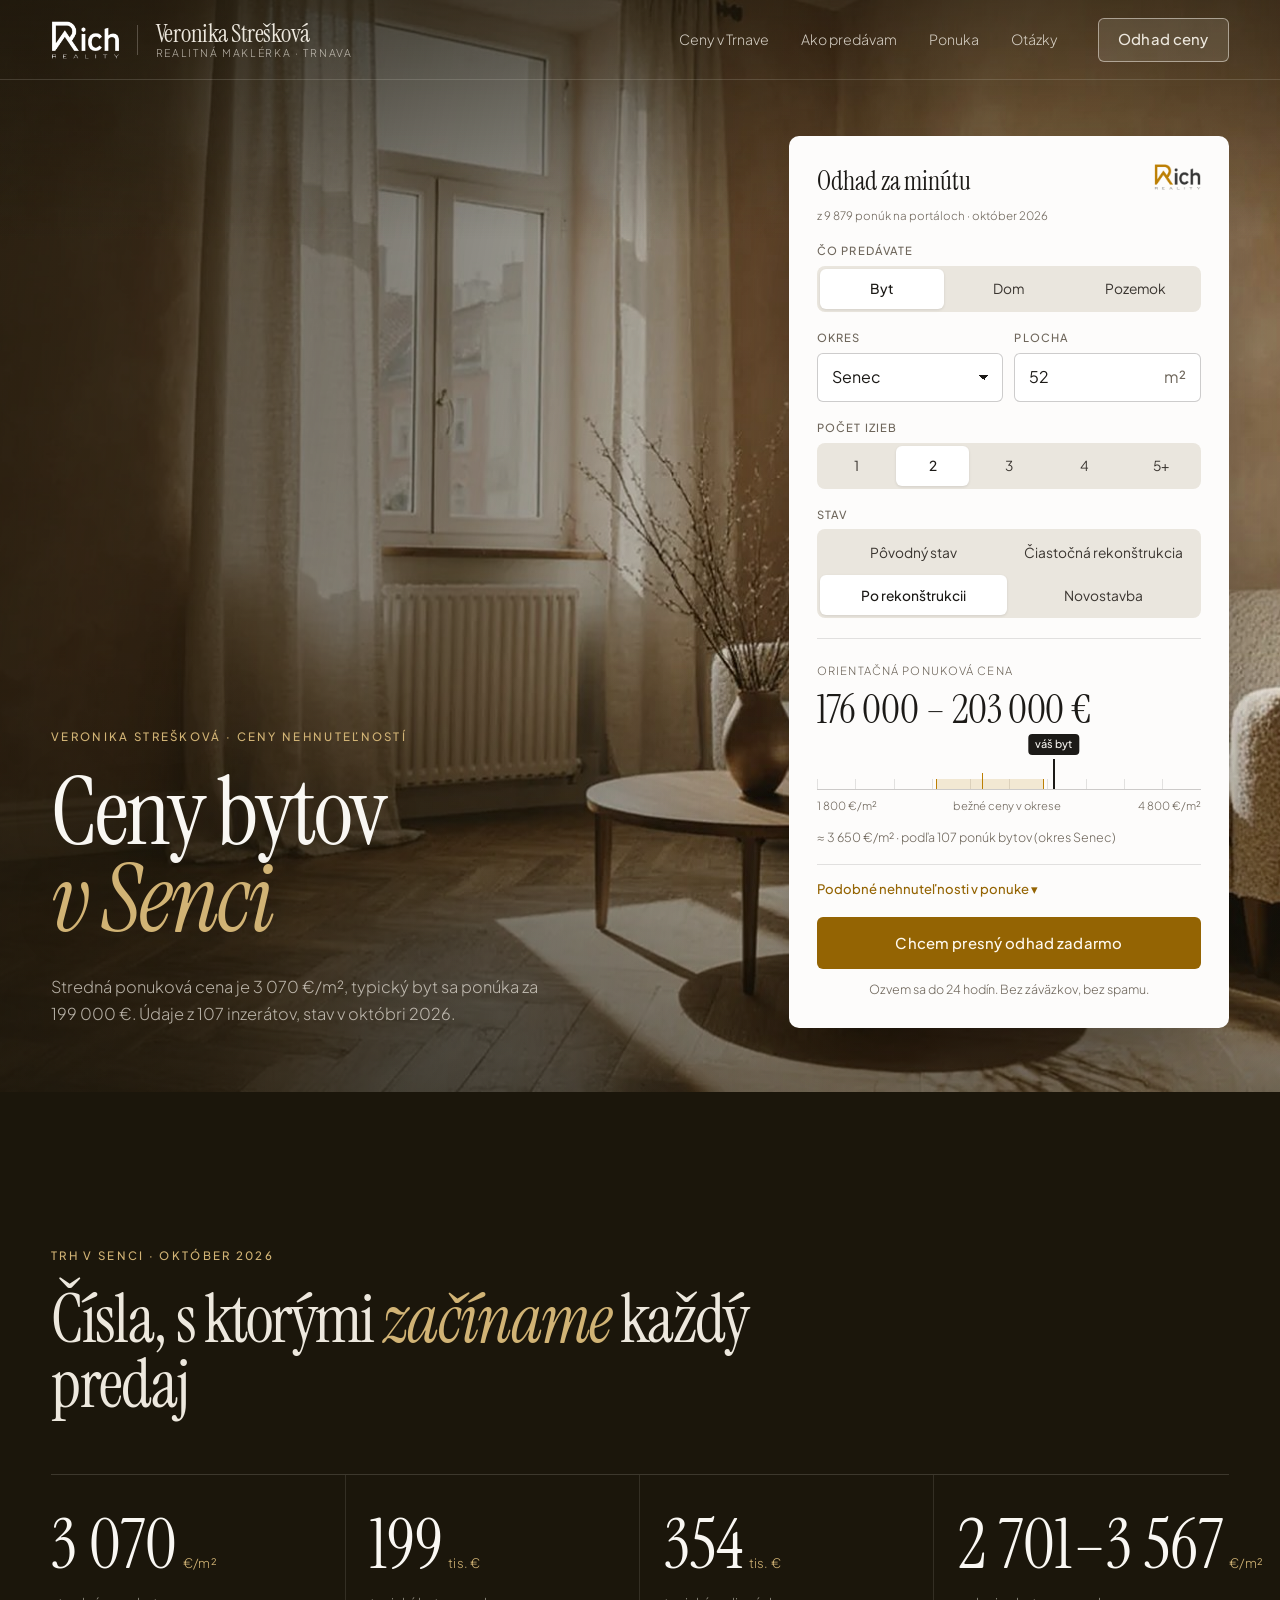
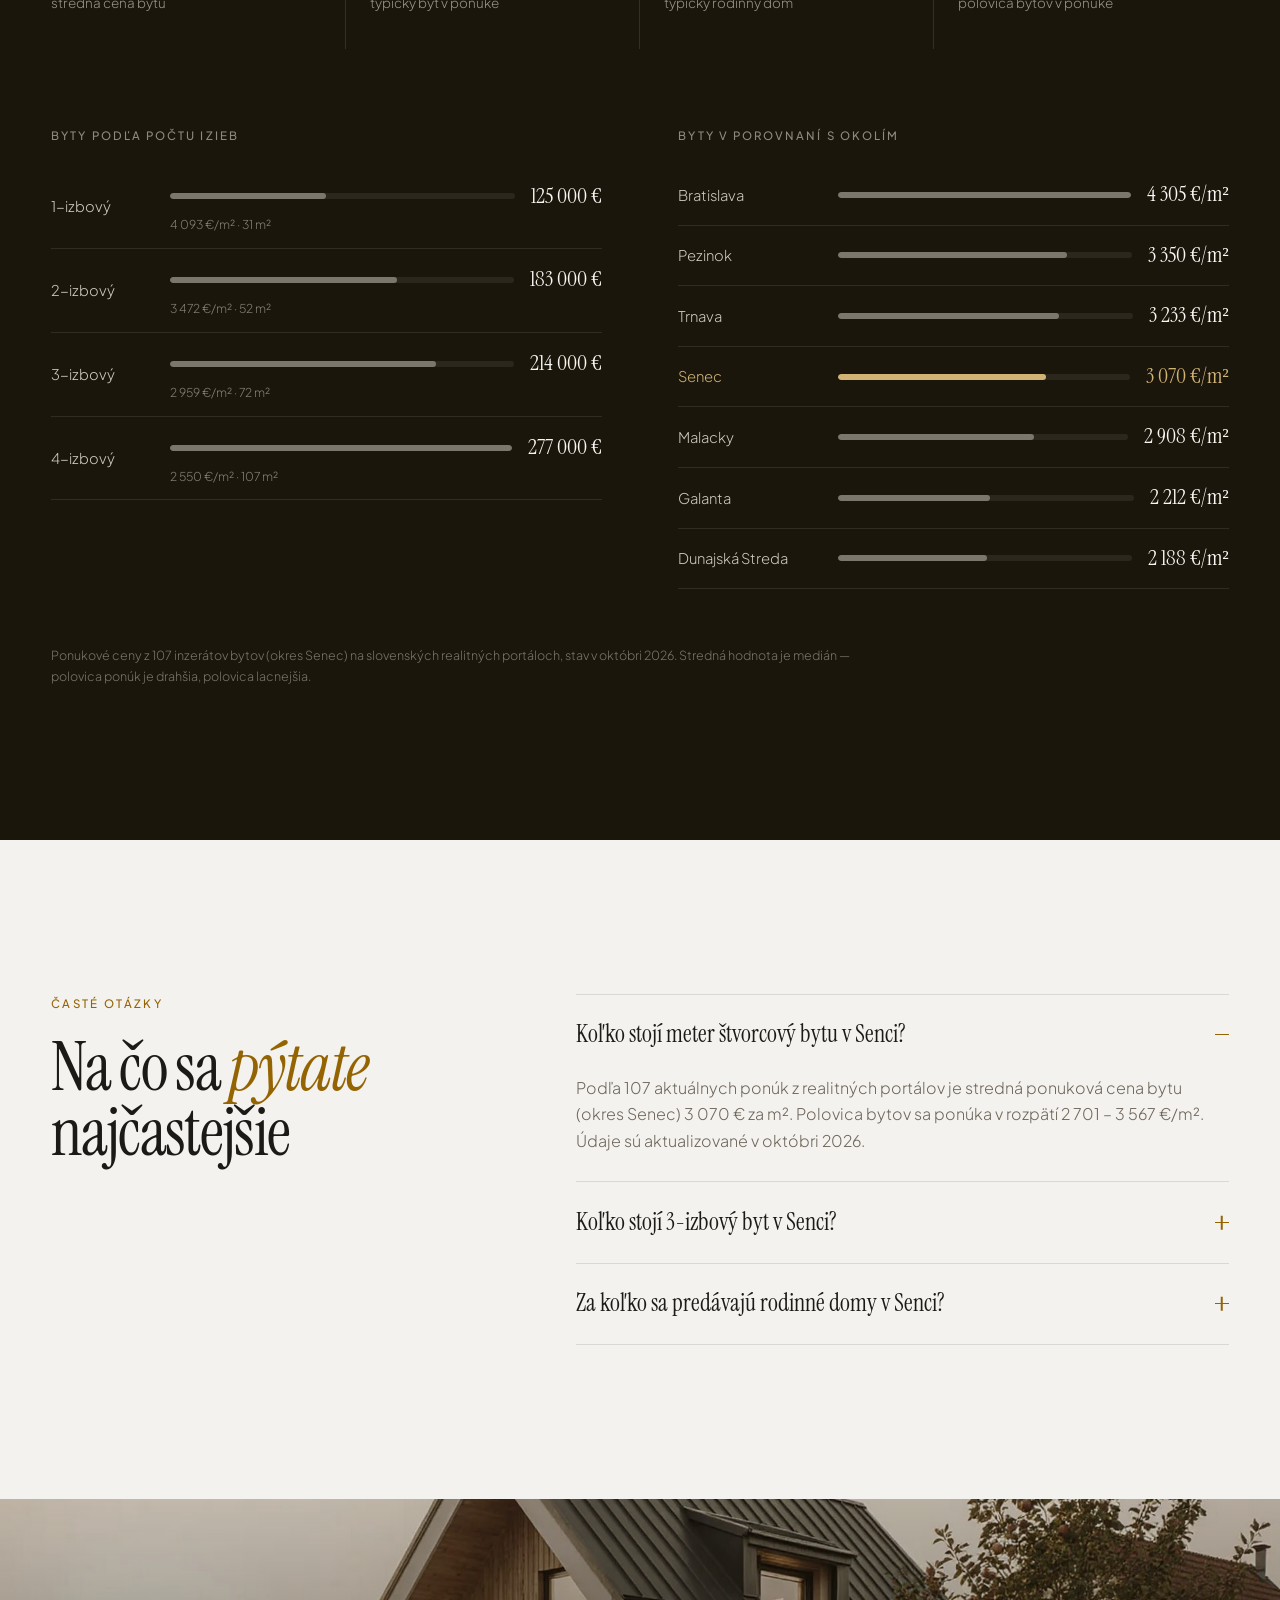
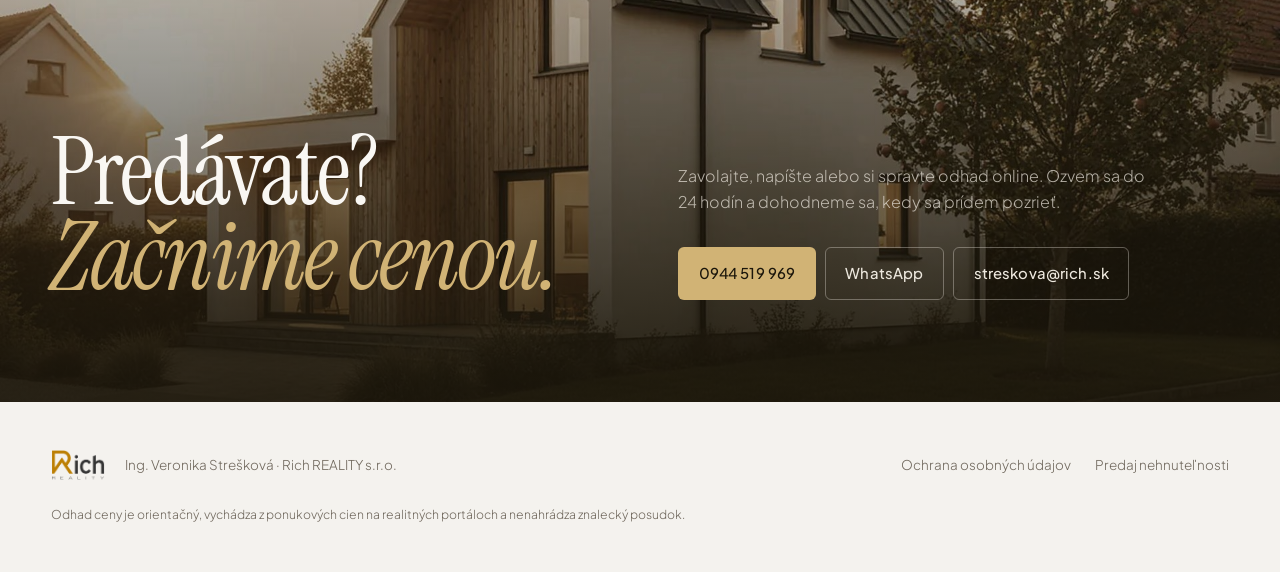
<file: ceny/senec/index.html>
<!doctype html>
<html lang="sk">
<head>
<meta charset="utf-8">
<meta name="viewport" content="width=device-width, initial-scale=1">
<title>Ceny bytov v Senci — október 2026</title>
<meta name="description" content="Stredná ponuková cena bytu v Senci je 3 070 €/m² podľa 107 ponúk. Ceny podľa počtu izieb, domy a pozemky. Odhad ceny zdarma.">
<meta name="robots" content="noindex, follow">
<meta property="og:title" content="Ceny bytov v Senci — október 2026">
<meta property="og:description" content="Stredná ponuková cena bytu v Senci je 3 070 €/m² podľa 107 ponúk. Ceny podľa počtu izieb, domy a pozemky. Odhad ceny zdarma.">
<meta property="og:type" content="website">
<meta property="og:image" content="https://www.rich.sk/imgcache/cw/550/ch/570/-6aa28d66d7d19e7af30cb29c.png">
<meta name="theme-color" content="#f6f1e8">
<link rel="preconnect" href="https://fonts.googleapis.com">
<link rel="preconnect" href="https://fonts.gstatic.com" crossorigin>
<link rel="stylesheet" href="https://fonts.googleapis.com/css2?family=Instrument+Serif:ital@0;1&family=Plus+Jakarta+Sans:wght@300;400;500;600&display=swap">
<link rel="stylesheet" href="../../assets/naber.css?v=be22c054">
<style>:root{--gold:#946403;--gold-2:#bc7f04;--gold-deep:#3a2701;--gold-soft:rgba(188, 127, 4, .16);--gold-night:#d1b375;--tint:#bc7f04;--night:#1b160b;--night-rgb:27, 22, 11;--paper:#f4f2ee;--paper-rgb:244, 242, 238;--paper-2:#eae6de;--card:#fdfcfb;--cream:#ede8de;--cream-rgb:237, 232, 222;--cream-hi:#f9f7f3}</style>
<link rel="icon" href="data:image/svg+xml,%3Csvg xmlns='http://www.w3.org/2000/svg' viewBox='0 0 32 32'%3E%3Crect width='32' height='32' rx='6' fill='%231c1a17'/%3E%3Ctext x='16' y='23' font-family='Georgia' font-size='19' fill='%23d9a441' text-anchor='middle'%3EV%3C/text%3E%3C/svg%3E">
<script type="application/ld+json">{"@context": "https://schema.org", "@type": "FAQPage", "mainEntity": [{"@type": "Question", "name": "Koľko stojí meter štvorcový bytu v Senci?", "acceptedAnswer": {"@type": "Answer", "text": "Podľa 107 aktuálnych ponúk z realitných portálov je stredná ponuková cena bytu (okres Senec) 3 070 € za m². Polovica bytov sa ponúka v rozpätí 2 701 – 3 567 €/m². Údaje sú aktualizované v októbri 2026."}}, {"@type": "Question", "name": "Koľko stojí 3-izbový byt v Senci?", "acceptedAnswer": {"@type": "Answer", "text": "Typický 3-izbový byt s plochou okolo 72 m² sa v Senci ponúka približne za 214 000 €. Konečnú cenu ovplyvní najmä stav, poschodie, balkón či loggia, parkovanie a konkrétna ulica."}}, {"@type": "Question", "name": "Za koľko sa predávajú rodinné domy v Senci?", "acceptedAnswer": {"@type": "Answer", "text": "Stredná ponuková cena rodinného domu je 354 000 € pri úžitkovej ploche okolo 128 m², teda zhruba 2 679 € za m². Pri domoch rozhoduje aj veľkosť pozemku a stav kúrenia, strechy a okien."}}]}</script>
</head>
<body class="has-hero">
<header class="top top--over" data-top>
  <a class="top__brand" href="../../">
    <img class="top__logo" src="../../assets/img/logo.png" alt="Rich REALITY s.r.o."><span class="top__sep" aria-hidden="true"></span>
    <span class="top__who">
      <span class="top__name">Veronika Strešková</span>
      <span class="top__role">realitná maklérka · Trnava</span>
    </span>
  </a>
  <nav class="top__nav" aria-label="Hlavné menu">
    <a href="../../#trh">Ceny v Trnave</a>
    <a href="../../#postup">Ako predávam</a>
    <a href="../../#ponuka">Ponuka</a>
    <a href="../../#otazky">Otázky</a>
  </nav>
  <a class="btn top__cta" href="../../#odhad">Odhad ceny</a>
</header>
<main>
<section class="hero hero--area">
  <img class="hero__bg" src="../../assets/img/hero.jpg" alt="" fetchpriority="high">
  <div class="wrap hero__grid">
    <div class="hero__text">
      <p class="eyebrow eyebrow--light"><a href="../../">Veronika Strešková</a> · Ceny nehnuteľností</p>
      <h1 class="h1">Ceny bytov<br><em>v Senci</em></h1>
      <p class="lead">Stredná ponuková cena je 3 070 €/m², typický byt sa ponúka za 199 000 €. Údaje z 107 inzerátov, stav v októbri 2026.</p>
      
    </div>
    <div class="hero__calc" id="odhad"><form class="calc" id="calc" novalidate data-endpoint="https://webhunter-naber.webhunter.workers.dev/lead" data-web="veronika-streskova" data-okres="Senec">
  <div class="calc__head">
    <span class="calc__step">Odhad za minútu</span>
    <img class="calc__logo" src="../../assets/img/logo.png" alt="Rich REALITY s.r.o.">
  </div>
  <p class="calc__meta">z 9 879 ponúk na portáloch · október 2026</p>

  <fieldset class="calc__row">
    <legend>Čo predávate</legend>
    <div class="seg seg--3"><label class="seg__opt"><input type="radio" name="typ" value="byt" checked><span>Byt</span></label><label class="seg__opt"><input type="radio" name="typ" value="dom"><span>Dom</span></label><label class="seg__opt"><input type="radio" name="typ" value="pozemok"><span>Pozemok</span></label></div>
  </fieldset>

  <div class="calc__grid">
    <label class="field">
      <span>Okres</span>
      <select name="okres"><optgroup label="Bratislavský kraj"><option value="Bratislava">Bratislava</option><option value="Malacky">Malacky</option><option value="Pezinok">Pezinok</option><option value="Senec" selected>Senec</option></optgroup><optgroup label="Trnavský kraj"><option value="Dunajská Streda">Dunajská Streda</option><option value="Galanta">Galanta</option><option value="Hlohovec">Hlohovec</option><option value="Piešťany">Piešťany</option><option value="Senica">Senica</option><option value="Skalica">Skalica</option><option value="Trnava">Trnava</option></optgroup><optgroup label="Trenčiansky kraj"><option value="Bánovce nad Bebravou">Bánovce nad Bebravou</option><option value="Ilava">Ilava</option><option value="Myjava">Myjava</option><option value="Nové Mesto nad Váhom">Nové Mesto nad Váhom</option><option value="Partizánske">Partizánske</option><option value="Považská Bystrica">Považská Bystrica</option><option value="Prievidza">Prievidza</option><option value="Púchov">Púchov</option><option value="Trenčín">Trenčín</option></optgroup><optgroup label="Nitriansky kraj"><option value="Komárno">Komárno</option><option value="Levice">Levice</option><option value="Nitra">Nitra</option><option value="Nové Zámky">Nové Zámky</option><option value="Šaľa">Šaľa</option><option value="Topoľčany">Topoľčany</option><option value="Zlaté Moravce">Zlaté Moravce</option></optgroup><optgroup label="Žilinský kraj"><option value="Bytča">Bytča</option><option value="Čadca">Čadca</option><option value="Dolný Kubín">Dolný Kubín</option><option value="Kysucké Nové Mesto">Kysucké Nové Mesto</option><option value="Liptovský Mikuláš">Liptovský Mikuláš</option><option value="Martin">Martin</option><option value="Námestovo">Námestovo</option><option value="Ružomberok">Ružomberok</option><option value="Turčianske Teplice">Turčianske Teplice</option><option value="Tvrdošín">Tvrdošín</option><option value="Žilina">Žilina</option></optgroup><optgroup label="Banskobystrický kraj"><option value="Banská Bystrica">Banská Bystrica</option><option value="Banská Štiavnica">Banská Štiavnica</option><option value="Brezno">Brezno</option><option value="Detva">Detva</option><option value="Krupina">Krupina</option><option value="Lučenec">Lučenec</option><option value="Poltár">Poltár</option><option value="Revúca">Revúca</option><option value="Rimavská Sobota">Rimavská Sobota</option><option value="Veľký Krtíš">Veľký Krtíš</option><option value="Zvolen">Zvolen</option><option value="Žarnovica">Žarnovica</option><option value="Žiar nad Hronom">Žiar nad Hronom</option></optgroup><optgroup label="Prešovský kraj"><option value="Bardejov">Bardejov</option><option value="Humenné">Humenné</option><option value="Kežmarok">Kežmarok</option><option value="Levoča">Levoča</option><option value="Medzilaborce">Medzilaborce</option><option value="Poprad">Poprad</option><option value="Prešov">Prešov</option><option value="Sabinov">Sabinov</option><option value="Snina">Snina</option><option value="Stará Ľubovňa">Stará Ľubovňa</option><option value="Stropkov">Stropkov</option><option value="Svidník">Svidník</option><option value="Vranov nad Topľou">Vranov nad Topľou</option></optgroup><optgroup label="Košický kraj"><option value="Gelnica">Gelnica</option><option value="Košice">Košice</option><option value="Košice-okolie">Košice-okolie</option><option value="Michalovce">Michalovce</option><option value="Rožňava">Rožňava</option><option value="Sobrance">Sobrance</option><option value="Spišská Nová Ves">Spišská Nová Ves</option><option value="Trebišov">Trebišov</option></optgroup></select>
    </label>
    <label class="field">
      <span>Plocha</span>
      <span class="field__unit"><input name="plocha" type="number" inputmode="numeric" min="10" max="100000" value="52"><em>m²</em></span>
    </label>
  </div>

  <fieldset class="calc__row" data-pre="byt">
    <legend>Počet izieb</legend>
    <div class="seg seg--5"><label class="seg__opt"><input type="radio" name="izby" value="1"><span>1</span></label><label class="seg__opt"><input type="radio" name="izby" value="2" checked><span>2</span></label><label class="seg__opt"><input type="radio" name="izby" value="3"><span>3</span></label><label class="seg__opt"><input type="radio" name="izby" value="4"><span>4</span></label><label class="seg__opt"><input type="radio" name="izby" value="5"><span>5+</span></label></div>
  </fieldset>

  <fieldset class="calc__row" data-pre="byt dom">
    <legend>Stav</legend>
    <div class="seg seg--4"><label class="seg__opt"><input type="radio" name="stav" value="povodny"><span>Pôvodný stav</span></label><label class="seg__opt"><input type="radio" name="stav" value="ciastocna"><span>Čiastočná rekonštrukcia</span></label><label class="seg__opt"><input type="radio" name="stav" value="kompletna" checked><span>Po rekonštrukcii</span></label><label class="seg__opt"><input type="radio" name="stav" value="novostavba"><span>Novostavba</span></label></div>
  </fieldset>

  <div class="calc__result" aria-live="polite">
    <span class="calc__label">Orientačná ponuková cena</span>
    <strong class="calc__price" data-out="cena">—</strong>
    <div class="ruler" aria-hidden="true">
      <div class="ruler__band" data-out="band"></div>
      <div class="ruler__median" data-out="median"></div>
      <div class="ruler__pin" data-out="pin"><span data-out="pinlabel">váš byt</span></div>
    </div>
    <div class="ruler__scale" aria-hidden="true"><span data-out="min"></span><span>bežné ceny v okrese</span><span data-out="max"></span></div>
    <p class="calc__note" data-out="pozn"></p>
    <details class="comp" data-out="comp" hidden><summary>Podobné nehnuteľnosti v ponuke</summary><ul></ul></details>
  </div>

  <div class="calc__lead" data-krok="1">
    <button class="btn btn--gold btn--wide" type="button" data-akcia="pokracuj">Chcem presný odhad zadarmo</button>
    <p class="calc__hint">Ozvem sa do 24 hodín. Bez záväzkov, bez spamu.</p>
  </div>

  <div class="calc__lead" data-krok="2" hidden>
    <div class="calc__grid">
      <label class="field"><span>Meno</span><input name="meno" autocomplete="name" required></label>
      <label class="field"><span>Telefón</span><input name="telefon" type="tel" autocomplete="tel" inputmode="tel" placeholder="09xx xxx xxx" required></label>
    </div>
    <label class="field"><span>E-mail <i>(nepovinné)</i></span><input name="email" type="email" autocomplete="email"></label>
    <fieldset class="calc__row">
      <legend>Kedy plánujete predávať?</legend>
      <div class="seg seg--3"><label class="seg__opt"><input type="radio" name="kedy" value="3m"><span>Do 3 mesiacov</span></label><label class="seg__opt"><input type="radio" name="kedy" value="rok"><span>Do roka</span></label><label class="seg__opt"><input type="radio" name="kedy" value="zistujem"><span>Len zisťujem</span></label></div>
    </fieldset>
    <input class="calc__hp" name="web_stranka" tabindex="-1" autocomplete="off" aria-hidden="true">
    <label class="check"><input type="checkbox" name="suhlas" required><span>Súhlasím so <a href="../../ochrana-udajov/" >spracovaním osobných údajov</a> na účel odhadu ceny.</span></label>
    <button class="btn btn--gold btn--wide" type="submit">Poslať a dohodnúť odhad</button>
    <p class="calc__err" data-out="chyba" hidden></p>
  </div>

  <div class="calc__done" data-krok="3" hidden>
    <strong>Ďakujem, ozvem sa do 24 hodín.</strong>
    <p>Medzitým si pripravte list vlastníctva, ak ho máte po ruke — odhad bude presnejší.</p>
  </div>
</form></div>
  </div>
</section>
<section class="market" id="trh">
  
  <div class="wrap">
    <div class="market__head reveal">
      <p class="eyebrow eyebrow--light">Trh v Senci · október 2026</p>
      <h2 class="h2">Čísla, s ktorými <em>začíname</em> každý predaj</h2>
    </div>
    <div class="facts reveal"><div class="fact"><span class="fact__num">3 070<small>€/m²</small></span><span class="fact__lbl">stredná cena bytu</span></div><div class="fact"><span class="fact__num">199<small>tis. €</small></span><span class="fact__lbl">typický byt v ponuke</span></div><div class="fact"><span class="fact__num">354<small>tis. €</small></span><span class="fact__lbl">typický rodinný dom</span></div><div class="fact"><span class="fact__num">2 701–3 567<small>€/m²</small></span><span class="fact__lbl">polovica bytov v ponuke</span></div></div>
    <div class="market__cols reveal"><div class="market__col">
      <h3>Byty podľa počtu izieb</h3>
      <ul class="bars"><li><span class="bar__k">1-izbový</span><span class="bar__track"><span class="bar__fill" style="--w:0.451"></span></span><span class="bar__v">125 000 €</span><span class="bar__s">4 093 €/m² · 31 m²</span></li><li><span class="bar__k">2-izbový</span><span class="bar__track"><span class="bar__fill" style="--w:0.661"></span></span><span class="bar__v">183 000 €</span><span class="bar__s">3 472 €/m² · 52 m²</span></li><li><span class="bar__k">3-izbový</span><span class="bar__track"><span class="bar__fill" style="--w:0.773"></span></span><span class="bar__v">214 000 €</span><span class="bar__s">2 959 €/m² · 72 m²</span></li><li><span class="bar__k">4-izbový</span><span class="bar__track"><span class="bar__fill" style="--w:1.000"></span></span><span class="bar__v">277 000 €</span><span class="bar__s">2 550 €/m² · 107 m²</span></li></ul>
    </div><div class="market__col">
      <h3>Byty v porovnaní s okolím</h3>
      <ul class="bars bars--cmp"><li class=""><a href="../../ceny/bratislava/" ><span class="bar__k">Bratislava</span><span class="bar__track"><span class="bar__fill" style="--w:1.000"></span></span><span class="bar__v">4 305 €/m²</span></a></li><li class=""><a href="../../ceny/pezinok/" ><span class="bar__k">Pezinok</span><span class="bar__track"><span class="bar__fill" style="--w:0.778"></span></span><span class="bar__v">3 350 €/m²</span></a></li><li class=""><a href="../../ceny/trnava/" ><span class="bar__k">Trnava</span><span class="bar__track"><span class="bar__fill" style="--w:0.751"></span></span><span class="bar__v">3 233 €/m²</span></a></li><li class="is-own"><a href="" ><span class="bar__k">Senec</span><span class="bar__track"><span class="bar__fill" style="--w:0.713"></span></span><span class="bar__v">3 070 €/m²</span></a></li><li class=""><a href="../../ceny/malacky/" ><span class="bar__k">Malacky</span><span class="bar__track"><span class="bar__fill" style="--w:0.675"></span></span><span class="bar__v">2 908 €/m²</span></a></li><li class=""><a href="../../ceny/galanta/" ><span class="bar__k">Galanta</span><span class="bar__track"><span class="bar__fill" style="--w:0.514"></span></span><span class="bar__v">2 212 €/m²</span></a></li><li class=""><a href="../../ceny/dunajska-streda/" ><span class="bar__k">Dunajská Streda</span><span class="bar__track"><span class="bar__fill" style="--w:0.508"></span></span><span class="bar__v">2 188 €/m²</span></a></li></ul>
    </div></div>
    
    <p class="market__src">Ponukové ceny z 107 inzerátov bytov (okres Senec) na slovenských realitných portáloch, stav v októbri 2026. Stredná hodnota je medián — polovica ponúk je drahšia, polovica lacnejšia.</p>
  </div>
</section>
<section class="faq" id="otazky">
  <div class="wrap faq__grid">
    <div class="reveal">
      <p class="eyebrow">Časté otázky</p>
      <h2 class="h2">Na čo sa <em>pýtate</em> najčastejšie</h2>
    </div>
    <div class="faq__list reveal"><details class="faq__item" open><summary>Koľko stojí meter štvorcový bytu v Senci?<span class="faq__ico"></span></summary><p>Podľa 107 aktuálnych ponúk z realitných portálov je stredná ponuková cena bytu (okres Senec) 3 070 € za m². Polovica bytov sa ponúka v rozpätí 2 701 – 3 567 €/m². Údaje sú aktualizované v októbri 2026.</p></details><details class="faq__item"><summary>Koľko stojí 3-izbový byt v Senci?<span class="faq__ico"></span></summary><p>Typický 3-izbový byt s plochou okolo 72 m² sa v Senci ponúka približne za 214 000 €. Konečnú cenu ovplyvní najmä stav, poschodie, balkón či loggia, parkovanie a konkrétna ulica.</p></details><details class="faq__item"><summary>Za koľko sa predávajú rodinné domy v Senci?<span class="faq__ico"></span></summary><p>Stredná ponuková cena rodinného domu je 354 000 € pri úžitkovej ploche okolo 128 m², teda zhruba 2 679 € za m². Pri domoch rozhoduje aj veľkosť pozemku a stav kúrenia, strechy a okien.</p></details></div>
  </div>
</section>
<section class="cta" id="kontakt">
  <img class="cta__bg" src="../../assets/img/dom.jpg" alt="" loading="lazy">
  <div class="wrap cta__grid">
    <h2 class="cta__title reveal">Predávate?<br><em>Začnime cenou.</em></h2>
    <div class="cta__side reveal">
      <p class="cta__lead">Zavolajte, napíšte alebo si spravte odhad online. Ozvem sa do 24 hodín a dohodneme sa, kedy sa prídem pozrieť.</p>
      <div class="contacts contacts--big"><a class="btn btn--dark" href="tel:+421944519969">0944 519 969</a><a class="btn btn--line" href="https://wa.me/421944519969?text=Dobr%C3%BD%20de%C5%88%2C%20chcel%28a%29%20by%20som%20odhad%20ceny%20mojej%20nehnute%C4%BEnosti." target="_blank" rel="noopener">WhatsApp</a><a class="btn btn--line" href="mailto:streskova@rich.sk">streskova@rich.sk</a></div>
    </div>
  </div>
</section>
</main>
<nav class="dock" aria-label="Rýchly kontakt">
  <a href="tel:+421944519969">Zavolať</a>
  <a href="https://wa.me/421944519969?text=Dobr%C3%BD%20de%C5%88%2C%20chcel%28a%29%20by%20som%20odhad%20ceny%20mojej%20nehnute%C4%BEnosti." target="_blank" rel="noopener">WhatsApp</a>
  <a class="dock__cta" href="#odhad">Odhad ceny</a>
</nav>
<footer class="foot">
  <div class="wrap foot__grid">
    <div class="foot__brand"><img src="../../assets/img/logo.png" alt="Rich REALITY s.r.o." loading="lazy" referrerpolicy="no-referrer"><span>Ing. Veronika Strešková · Rich REALITY s.r.o.</span></div>
    <nav class="foot__nav">
      <a href="../../ochrana-udajov/">Ochrana osobných údajov</a>
      <a href="../../predaj/">Predaj nehnuteľnosti</a>
    </nav>
    <p class="foot__note">Odhad ceny je orientačný, vychádza z ponukových cien na realitných portáloch a nenahrádza znalecký posudok.</p>
  </div>
</footer>
<script src="../../assets/ceny.js?v=1e78e64e"></script>
<script src="../../assets/porovnania.js?v=1e78e64e"></script>
<script src="../../assets/naber.js?v=3b9de071" defer></script>
</body>
</html>
</file>
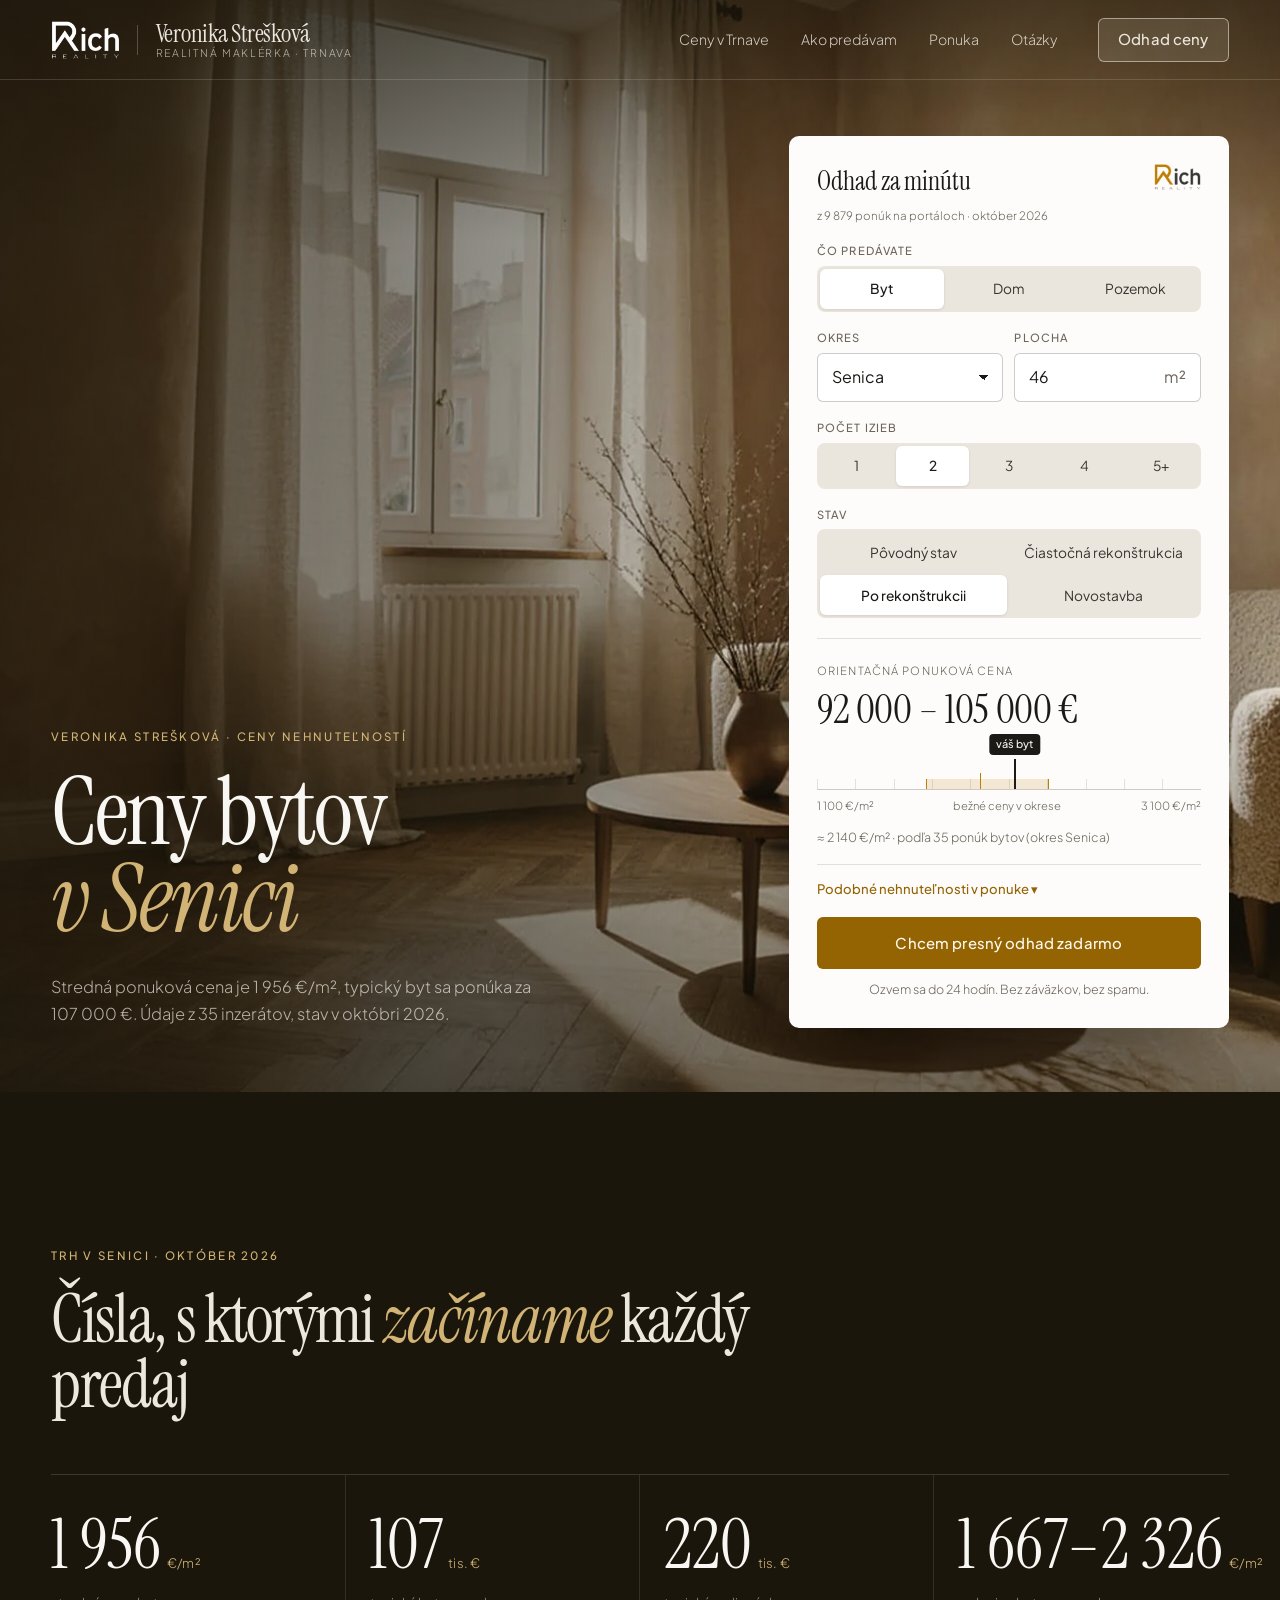
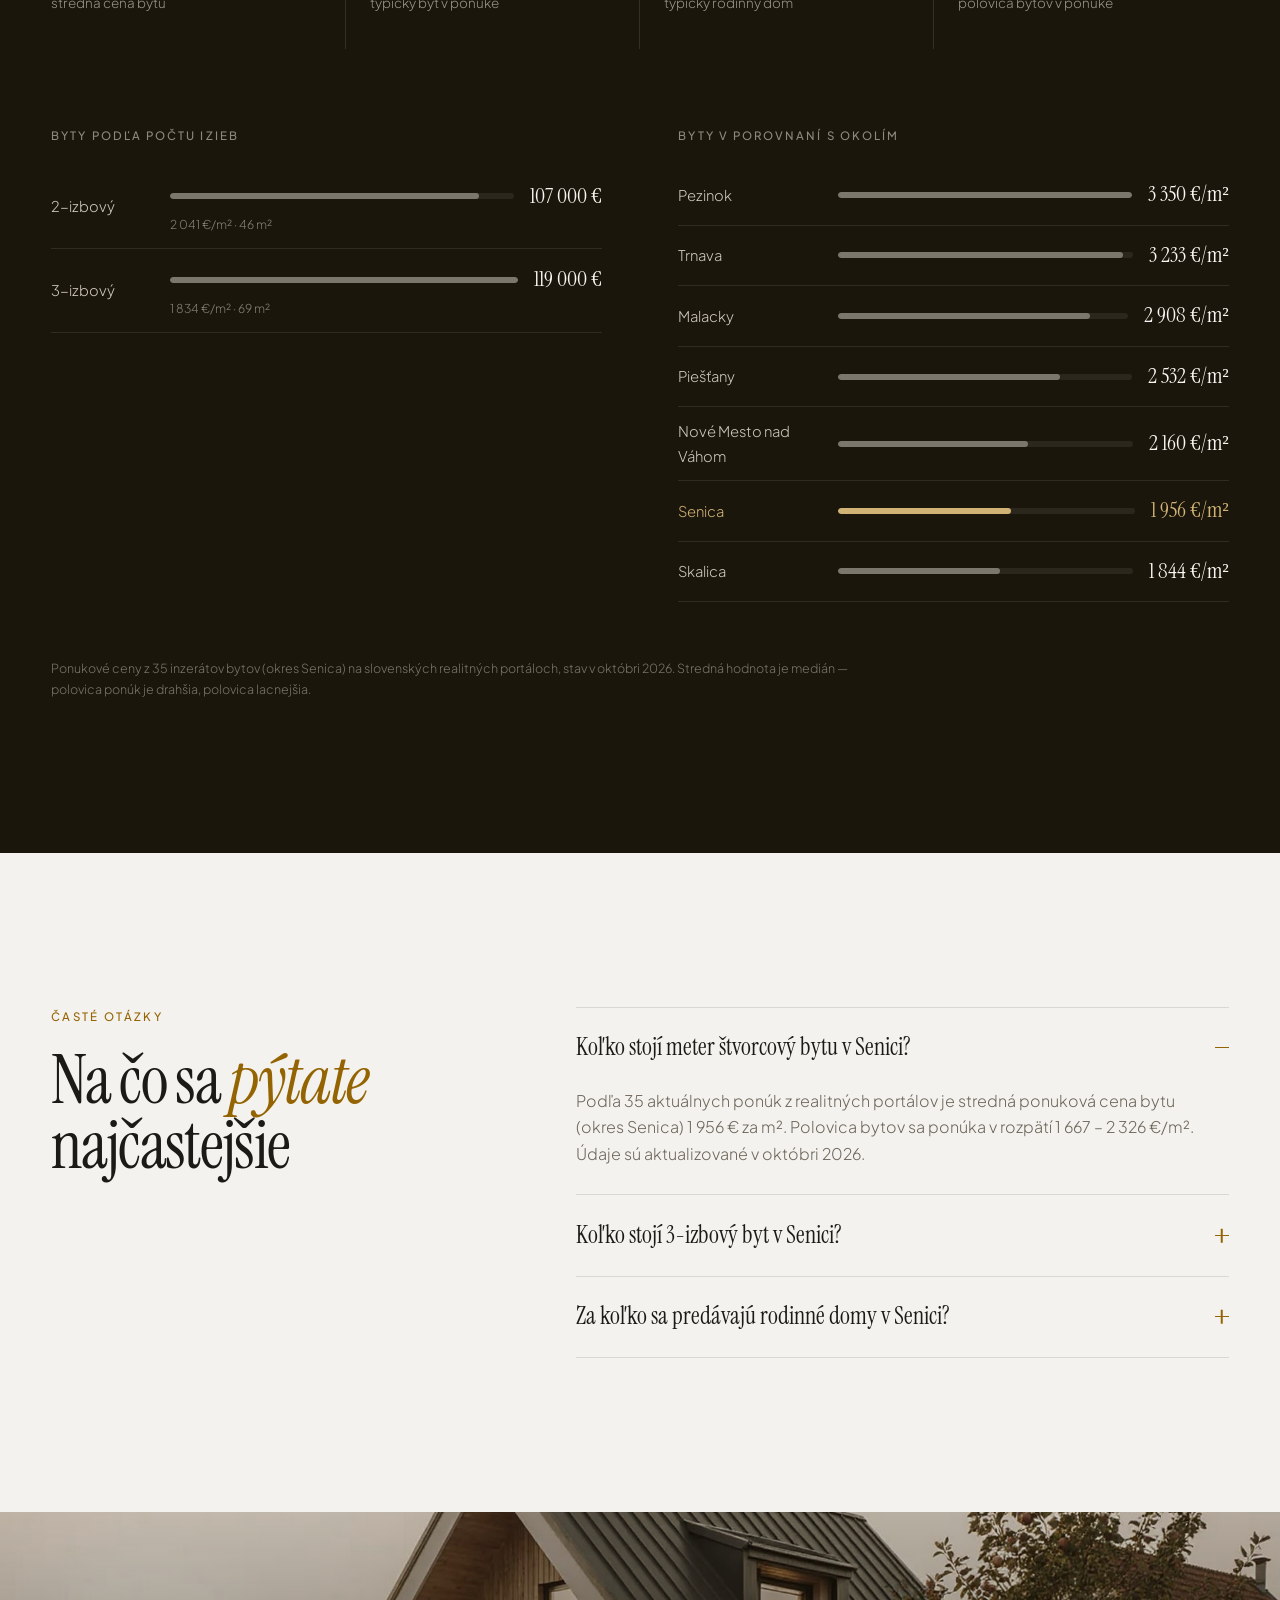
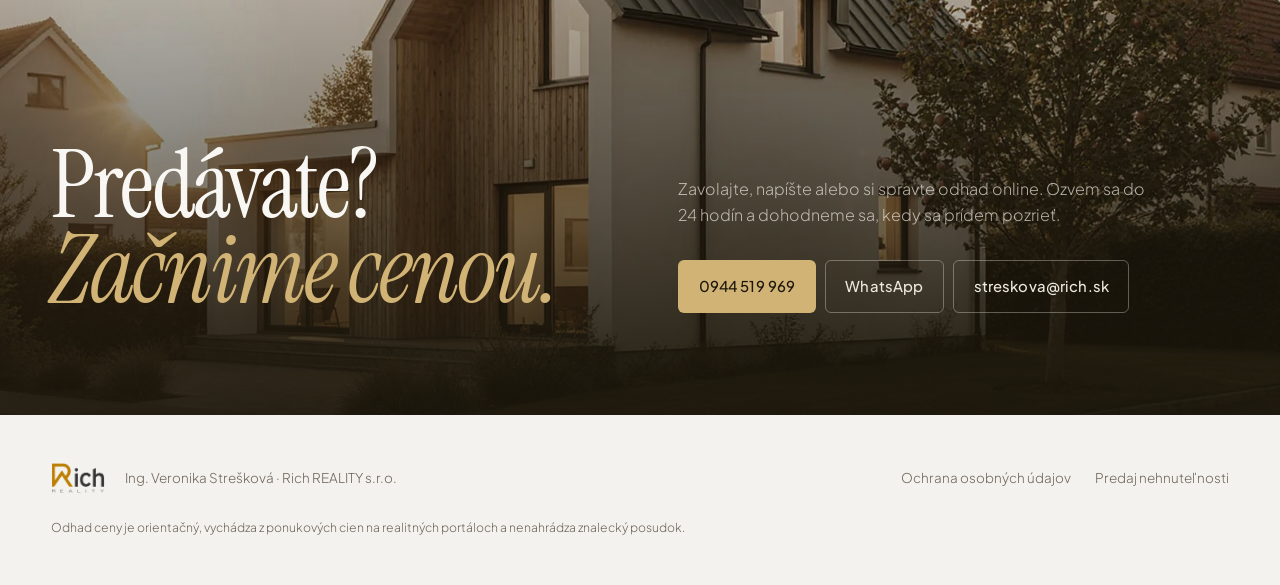
<file: ceny/senica/index.html>
<!doctype html>
<html lang="sk">
<head>
<meta charset="utf-8">
<meta name="viewport" content="width=device-width, initial-scale=1">
<title>Ceny bytov v Senici — október 2026</title>
<meta name="description" content="Stredná ponuková cena bytu v Senici je 1 956 €/m² podľa 35 ponúk. Ceny podľa počtu izieb, domy a pozemky. Odhad ceny zdarma.">
<meta name="robots" content="noindex, follow">
<meta property="og:title" content="Ceny bytov v Senici — október 2026">
<meta property="og:description" content="Stredná ponuková cena bytu v Senici je 1 956 €/m² podľa 35 ponúk. Ceny podľa počtu izieb, domy a pozemky. Odhad ceny zdarma.">
<meta property="og:type" content="website">
<meta property="og:image" content="https://www.rich.sk/imgcache/cw/550/ch/570/-6aa28d66d7d19e7af30cb29c.png">
<meta name="theme-color" content="#f6f1e8">
<link rel="preconnect" href="https://fonts.googleapis.com">
<link rel="preconnect" href="https://fonts.gstatic.com" crossorigin>
<link rel="stylesheet" href="https://fonts.googleapis.com/css2?family=Instrument+Serif:ital@0;1&family=Plus+Jakarta+Sans:wght@300;400;500;600&display=swap">
<link rel="stylesheet" href="../../assets/naber.css?v=be22c054">
<style>:root{--gold:#946403;--gold-2:#bc7f04;--gold-deep:#3a2701;--gold-soft:rgba(188, 127, 4, .16);--gold-night:#d1b375;--tint:#bc7f04;--night:#1b160b;--night-rgb:27, 22, 11;--paper:#f4f2ee;--paper-rgb:244, 242, 238;--paper-2:#eae6de;--card:#fdfcfb;--cream:#ede8de;--cream-rgb:237, 232, 222;--cream-hi:#f9f7f3}</style>
<link rel="icon" href="data:image/svg+xml,%3Csvg xmlns='http://www.w3.org/2000/svg' viewBox='0 0 32 32'%3E%3Crect width='32' height='32' rx='6' fill='%231c1a17'/%3E%3Ctext x='16' y='23' font-family='Georgia' font-size='19' fill='%23d9a441' text-anchor='middle'%3EV%3C/text%3E%3C/svg%3E">
<script type="application/ld+json">{"@context": "https://schema.org", "@type": "FAQPage", "mainEntity": [{"@type": "Question", "name": "Koľko stojí meter štvorcový bytu v Senici?", "acceptedAnswer": {"@type": "Answer", "text": "Podľa 35 aktuálnych ponúk z realitných portálov je stredná ponuková cena bytu (okres Senica) 1 956 € za m². Polovica bytov sa ponúka v rozpätí 1 667 – 2 326 €/m². Údaje sú aktualizované v októbri 2026."}}, {"@type": "Question", "name": "Koľko stojí 3-izbový byt v Senici?", "acceptedAnswer": {"@type": "Answer", "text": "Typický 3-izbový byt s plochou okolo 69 m² sa v Senici ponúka približne za 119 000 €. Konečnú cenu ovplyvní najmä stav, poschodie, balkón či loggia, parkovanie a konkrétna ulica."}}, {"@type": "Question", "name": "Za koľko sa predávajú rodinné domy v Senici?", "acceptedAnswer": {"@type": "Answer", "text": "Stredná ponuková cena rodinného domu je 220 000 € pri úžitkovej ploche okolo 130 m², teda zhruba 1 559 € za m². Pri domoch rozhoduje aj veľkosť pozemku a stav kúrenia, strechy a okien."}}]}</script>
</head>
<body class="has-hero">
<header class="top top--over" data-top>
  <a class="top__brand" href="../../">
    <img class="top__logo" src="../../assets/img/logo.png" alt="Rich REALITY s.r.o."><span class="top__sep" aria-hidden="true"></span>
    <span class="top__who">
      <span class="top__name">Veronika Strešková</span>
      <span class="top__role">realitná maklérka · Trnava</span>
    </span>
  </a>
  <nav class="top__nav" aria-label="Hlavné menu">
    <a href="../../#trh">Ceny v Trnave</a>
    <a href="../../#postup">Ako predávam</a>
    <a href="../../#ponuka">Ponuka</a>
    <a href="../../#otazky">Otázky</a>
  </nav>
  <a class="btn top__cta" href="../../#odhad">Odhad ceny</a>
</header>
<main>
<section class="hero hero--area">
  <img class="hero__bg" src="../../assets/img/hero.jpg" alt="" fetchpriority="high">
  <div class="wrap hero__grid">
    <div class="hero__text">
      <p class="eyebrow eyebrow--light"><a href="../../">Veronika Strešková</a> · Ceny nehnuteľností</p>
      <h1 class="h1">Ceny bytov<br><em>v Senici</em></h1>
      <p class="lead">Stredná ponuková cena je 1 956 €/m², typický byt sa ponúka za 107 000 €. Údaje z 35 inzerátov, stav v októbri 2026.</p>
      
    </div>
    <div class="hero__calc" id="odhad"><form class="calc" id="calc" novalidate data-endpoint="https://webhunter-naber.webhunter.workers.dev/lead" data-web="veronika-streskova" data-okres="Senica">
  <div class="calc__head">
    <span class="calc__step">Odhad za minútu</span>
    <img class="calc__logo" src="../../assets/img/logo.png" alt="Rich REALITY s.r.o.">
  </div>
  <p class="calc__meta">z 9 879 ponúk na portáloch · október 2026</p>

  <fieldset class="calc__row">
    <legend>Čo predávate</legend>
    <div class="seg seg--3"><label class="seg__opt"><input type="radio" name="typ" value="byt" checked><span>Byt</span></label><label class="seg__opt"><input type="radio" name="typ" value="dom"><span>Dom</span></label><label class="seg__opt"><input type="radio" name="typ" value="pozemok"><span>Pozemok</span></label></div>
  </fieldset>

  <div class="calc__grid">
    <label class="field">
      <span>Okres</span>
      <select name="okres"><optgroup label="Bratislavský kraj"><option value="Bratislava">Bratislava</option><option value="Malacky">Malacky</option><option value="Pezinok">Pezinok</option><option value="Senec">Senec</option></optgroup><optgroup label="Trnavský kraj"><option value="Dunajská Streda">Dunajská Streda</option><option value="Galanta">Galanta</option><option value="Hlohovec">Hlohovec</option><option value="Piešťany">Piešťany</option><option value="Senica" selected>Senica</option><option value="Skalica">Skalica</option><option value="Trnava">Trnava</option></optgroup><optgroup label="Trenčiansky kraj"><option value="Bánovce nad Bebravou">Bánovce nad Bebravou</option><option value="Ilava">Ilava</option><option value="Myjava">Myjava</option><option value="Nové Mesto nad Váhom">Nové Mesto nad Váhom</option><option value="Partizánske">Partizánske</option><option value="Považská Bystrica">Považská Bystrica</option><option value="Prievidza">Prievidza</option><option value="Púchov">Púchov</option><option value="Trenčín">Trenčín</option></optgroup><optgroup label="Nitriansky kraj"><option value="Komárno">Komárno</option><option value="Levice">Levice</option><option value="Nitra">Nitra</option><option value="Nové Zámky">Nové Zámky</option><option value="Šaľa">Šaľa</option><option value="Topoľčany">Topoľčany</option><option value="Zlaté Moravce">Zlaté Moravce</option></optgroup><optgroup label="Žilinský kraj"><option value="Bytča">Bytča</option><option value="Čadca">Čadca</option><option value="Dolný Kubín">Dolný Kubín</option><option value="Kysucké Nové Mesto">Kysucké Nové Mesto</option><option value="Liptovský Mikuláš">Liptovský Mikuláš</option><option value="Martin">Martin</option><option value="Námestovo">Námestovo</option><option value="Ružomberok">Ružomberok</option><option value="Turčianske Teplice">Turčianske Teplice</option><option value="Tvrdošín">Tvrdošín</option><option value="Žilina">Žilina</option></optgroup><optgroup label="Banskobystrický kraj"><option value="Banská Bystrica">Banská Bystrica</option><option value="Banská Štiavnica">Banská Štiavnica</option><option value="Brezno">Brezno</option><option value="Detva">Detva</option><option value="Krupina">Krupina</option><option value="Lučenec">Lučenec</option><option value="Poltár">Poltár</option><option value="Revúca">Revúca</option><option value="Rimavská Sobota">Rimavská Sobota</option><option value="Veľký Krtíš">Veľký Krtíš</option><option value="Zvolen">Zvolen</option><option value="Žarnovica">Žarnovica</option><option value="Žiar nad Hronom">Žiar nad Hronom</option></optgroup><optgroup label="Prešovský kraj"><option value="Bardejov">Bardejov</option><option value="Humenné">Humenné</option><option value="Kežmarok">Kežmarok</option><option value="Levoča">Levoča</option><option value="Medzilaborce">Medzilaborce</option><option value="Poprad">Poprad</option><option value="Prešov">Prešov</option><option value="Sabinov">Sabinov</option><option value="Snina">Snina</option><option value="Stará Ľubovňa">Stará Ľubovňa</option><option value="Stropkov">Stropkov</option><option value="Svidník">Svidník</option><option value="Vranov nad Topľou">Vranov nad Topľou</option></optgroup><optgroup label="Košický kraj"><option value="Gelnica">Gelnica</option><option value="Košice">Košice</option><option value="Košice-okolie">Košice-okolie</option><option value="Michalovce">Michalovce</option><option value="Rožňava">Rožňava</option><option value="Sobrance">Sobrance</option><option value="Spišská Nová Ves">Spišská Nová Ves</option><option value="Trebišov">Trebišov</option></optgroup></select>
    </label>
    <label class="field">
      <span>Plocha</span>
      <span class="field__unit"><input name="plocha" type="number" inputmode="numeric" min="10" max="100000" value="46"><em>m²</em></span>
    </label>
  </div>

  <fieldset class="calc__row" data-pre="byt">
    <legend>Počet izieb</legend>
    <div class="seg seg--5"><label class="seg__opt"><input type="radio" name="izby" value="1"><span>1</span></label><label class="seg__opt"><input type="radio" name="izby" value="2" checked><span>2</span></label><label class="seg__opt"><input type="radio" name="izby" value="3"><span>3</span></label><label class="seg__opt"><input type="radio" name="izby" value="4"><span>4</span></label><label class="seg__opt"><input type="radio" name="izby" value="5"><span>5+</span></label></div>
  </fieldset>

  <fieldset class="calc__row" data-pre="byt dom">
    <legend>Stav</legend>
    <div class="seg seg--4"><label class="seg__opt"><input type="radio" name="stav" value="povodny"><span>Pôvodný stav</span></label><label class="seg__opt"><input type="radio" name="stav" value="ciastocna"><span>Čiastočná rekonštrukcia</span></label><label class="seg__opt"><input type="radio" name="stav" value="kompletna" checked><span>Po rekonštrukcii</span></label><label class="seg__opt"><input type="radio" name="stav" value="novostavba"><span>Novostavba</span></label></div>
  </fieldset>

  <div class="calc__result" aria-live="polite">
    <span class="calc__label">Orientačná ponuková cena</span>
    <strong class="calc__price" data-out="cena">—</strong>
    <div class="ruler" aria-hidden="true">
      <div class="ruler__band" data-out="band"></div>
      <div class="ruler__median" data-out="median"></div>
      <div class="ruler__pin" data-out="pin"><span data-out="pinlabel">váš byt</span></div>
    </div>
    <div class="ruler__scale" aria-hidden="true"><span data-out="min"></span><span>bežné ceny v okrese</span><span data-out="max"></span></div>
    <p class="calc__note" data-out="pozn"></p>
    <details class="comp" data-out="comp" hidden><summary>Podobné nehnuteľnosti v ponuke</summary><ul></ul></details>
  </div>

  <div class="calc__lead" data-krok="1">
    <button class="btn btn--gold btn--wide" type="button" data-akcia="pokracuj">Chcem presný odhad zadarmo</button>
    <p class="calc__hint">Ozvem sa do 24 hodín. Bez záväzkov, bez spamu.</p>
  </div>

  <div class="calc__lead" data-krok="2" hidden>
    <div class="calc__grid">
      <label class="field"><span>Meno</span><input name="meno" autocomplete="name" required></label>
      <label class="field"><span>Telefón</span><input name="telefon" type="tel" autocomplete="tel" inputmode="tel" placeholder="09xx xxx xxx" required></label>
    </div>
    <label class="field"><span>E-mail <i>(nepovinné)</i></span><input name="email" type="email" autocomplete="email"></label>
    <fieldset class="calc__row">
      <legend>Kedy plánujete predávať?</legend>
      <div class="seg seg--3"><label class="seg__opt"><input type="radio" name="kedy" value="3m"><span>Do 3 mesiacov</span></label><label class="seg__opt"><input type="radio" name="kedy" value="rok"><span>Do roka</span></label><label class="seg__opt"><input type="radio" name="kedy" value="zistujem"><span>Len zisťujem</span></label></div>
    </fieldset>
    <input class="calc__hp" name="web_stranka" tabindex="-1" autocomplete="off" aria-hidden="true">
    <label class="check"><input type="checkbox" name="suhlas" required><span>Súhlasím so <a href="../../ochrana-udajov/" >spracovaním osobných údajov</a> na účel odhadu ceny.</span></label>
    <button class="btn btn--gold btn--wide" type="submit">Poslať a dohodnúť odhad</button>
    <p class="calc__err" data-out="chyba" hidden></p>
  </div>

  <div class="calc__done" data-krok="3" hidden>
    <strong>Ďakujem, ozvem sa do 24 hodín.</strong>
    <p>Medzitým si pripravte list vlastníctva, ak ho máte po ruke — odhad bude presnejší.</p>
  </div>
</form></div>
  </div>
</section>
<section class="market" id="trh">
  
  <div class="wrap">
    <div class="market__head reveal">
      <p class="eyebrow eyebrow--light">Trh v Senici · október 2026</p>
      <h2 class="h2">Čísla, s ktorými <em>začíname</em> každý predaj</h2>
    </div>
    <div class="facts reveal"><div class="fact"><span class="fact__num">1 956<small>€/m²</small></span><span class="fact__lbl">stredná cena bytu</span></div><div class="fact"><span class="fact__num">107<small>tis. €</small></span><span class="fact__lbl">typický byt v ponuke</span></div><div class="fact"><span class="fact__num">220<small>tis. €</small></span><span class="fact__lbl">typický rodinný dom</span></div><div class="fact"><span class="fact__num">1 667–2 326<small>€/m²</small></span><span class="fact__lbl">polovica bytov v ponuke</span></div></div>
    <div class="market__cols reveal"><div class="market__col">
      <h3>Byty podľa počtu izieb</h3>
      <ul class="bars"><li><span class="bar__k">2-izbový</span><span class="bar__track"><span class="bar__fill" style="--w:0.899"></span></span><span class="bar__v">107 000 €</span><span class="bar__s">2 041 €/m² · 46 m²</span></li><li><span class="bar__k">3-izbový</span><span class="bar__track"><span class="bar__fill" style="--w:1.000"></span></span><span class="bar__v">119 000 €</span><span class="bar__s">1 834 €/m² · 69 m²</span></li></ul>
    </div><div class="market__col">
      <h3>Byty v porovnaní s okolím</h3>
      <ul class="bars bars--cmp"><li class=""><a href="../../ceny/pezinok/" ><span class="bar__k">Pezinok</span><span class="bar__track"><span class="bar__fill" style="--w:1.000"></span></span><span class="bar__v">3 350 €/m²</span></a></li><li class=""><a href="../../ceny/trnava/" ><span class="bar__k">Trnava</span><span class="bar__track"><span class="bar__fill" style="--w:0.965"></span></span><span class="bar__v">3 233 €/m²</span></a></li><li class=""><a href="../../ceny/malacky/" ><span class="bar__k">Malacky</span><span class="bar__track"><span class="bar__fill" style="--w:0.868"></span></span><span class="bar__v">2 908 €/m²</span></a></li><li class=""><a href="../../ceny/piestany/" ><span class="bar__k">Piešťany</span><span class="bar__track"><span class="bar__fill" style="--w:0.756"></span></span><span class="bar__v">2 532 €/m²</span></a></li><li class=""><a href="../../ceny/nove-mesto-nad-vahom/" ><span class="bar__k">Nové Mesto nad Váhom</span><span class="bar__track"><span class="bar__fill" style="--w:0.645"></span></span><span class="bar__v">2 160 €/m²</span></a></li><li class="is-own"><a href="" ><span class="bar__k">Senica</span><span class="bar__track"><span class="bar__fill" style="--w:0.584"></span></span><span class="bar__v">1 956 €/m²</span></a></li><li class=""><a href="../../ceny/skalica/" ><span class="bar__k">Skalica</span><span class="bar__track"><span class="bar__fill" style="--w:0.550"></span></span><span class="bar__v">1 844 €/m²</span></a></li></ul>
    </div></div>
    
    <p class="market__src">Ponukové ceny z 35 inzerátov bytov (okres Senica) na slovenských realitných portáloch, stav v októbri 2026. Stredná hodnota je medián — polovica ponúk je drahšia, polovica lacnejšia.</p>
  </div>
</section>
<section class="faq" id="otazky">
  <div class="wrap faq__grid">
    <div class="reveal">
      <p class="eyebrow">Časté otázky</p>
      <h2 class="h2">Na čo sa <em>pýtate</em> najčastejšie</h2>
    </div>
    <div class="faq__list reveal"><details class="faq__item" open><summary>Koľko stojí meter štvorcový bytu v Senici?<span class="faq__ico"></span></summary><p>Podľa 35 aktuálnych ponúk z realitných portálov je stredná ponuková cena bytu (okres Senica) 1 956 € za m². Polovica bytov sa ponúka v rozpätí 1 667 – 2 326 €/m². Údaje sú aktualizované v októbri 2026.</p></details><details class="faq__item"><summary>Koľko stojí 3-izbový byt v Senici?<span class="faq__ico"></span></summary><p>Typický 3-izbový byt s plochou okolo 69 m² sa v Senici ponúka približne za 119 000 €. Konečnú cenu ovplyvní najmä stav, poschodie, balkón či loggia, parkovanie a konkrétna ulica.</p></details><details class="faq__item"><summary>Za koľko sa predávajú rodinné domy v Senici?<span class="faq__ico"></span></summary><p>Stredná ponuková cena rodinného domu je 220 000 € pri úžitkovej ploche okolo 130 m², teda zhruba 1 559 € za m². Pri domoch rozhoduje aj veľkosť pozemku a stav kúrenia, strechy a okien.</p></details></div>
  </div>
</section>
<section class="cta" id="kontakt">
  <img class="cta__bg" src="../../assets/img/dom.jpg" alt="" loading="lazy">
  <div class="wrap cta__grid">
    <h2 class="cta__title reveal">Predávate?<br><em>Začnime cenou.</em></h2>
    <div class="cta__side reveal">
      <p class="cta__lead">Zavolajte, napíšte alebo si spravte odhad online. Ozvem sa do 24 hodín a dohodneme sa, kedy sa prídem pozrieť.</p>
      <div class="contacts contacts--big"><a class="btn btn--dark" href="tel:+421944519969">0944 519 969</a><a class="btn btn--line" href="https://wa.me/421944519969?text=Dobr%C3%BD%20de%C5%88%2C%20chcel%28a%29%20by%20som%20odhad%20ceny%20mojej%20nehnute%C4%BEnosti." target="_blank" rel="noopener">WhatsApp</a><a class="btn btn--line" href="mailto:streskova@rich.sk">streskova@rich.sk</a></div>
    </div>
  </div>
</section>
</main>
<nav class="dock" aria-label="Rýchly kontakt">
  <a href="tel:+421944519969">Zavolať</a>
  <a href="https://wa.me/421944519969?text=Dobr%C3%BD%20de%C5%88%2C%20chcel%28a%29%20by%20som%20odhad%20ceny%20mojej%20nehnute%C4%BEnosti." target="_blank" rel="noopener">WhatsApp</a>
  <a class="dock__cta" href="#odhad">Odhad ceny</a>
</nav>
<footer class="foot">
  <div class="wrap foot__grid">
    <div class="foot__brand"><img src="../../assets/img/logo.png" alt="Rich REALITY s.r.o." loading="lazy" referrerpolicy="no-referrer"><span>Ing. Veronika Strešková · Rich REALITY s.r.o.</span></div>
    <nav class="foot__nav">
      <a href="../../ochrana-udajov/">Ochrana osobných údajov</a>
      <a href="../../predaj/">Predaj nehnuteľnosti</a>
    </nav>
    <p class="foot__note">Odhad ceny je orientačný, vychádza z ponukových cien na realitných portáloch a nenahrádza znalecký posudok.</p>
  </div>
</footer>
<script src="../../assets/ceny.js?v=1e78e64e"></script>
<script src="../../assets/porovnania.js?v=1e78e64e"></script>
<script src="../../assets/naber.js?v=3b9de071" defer></script>
</body>
</html>
</file>
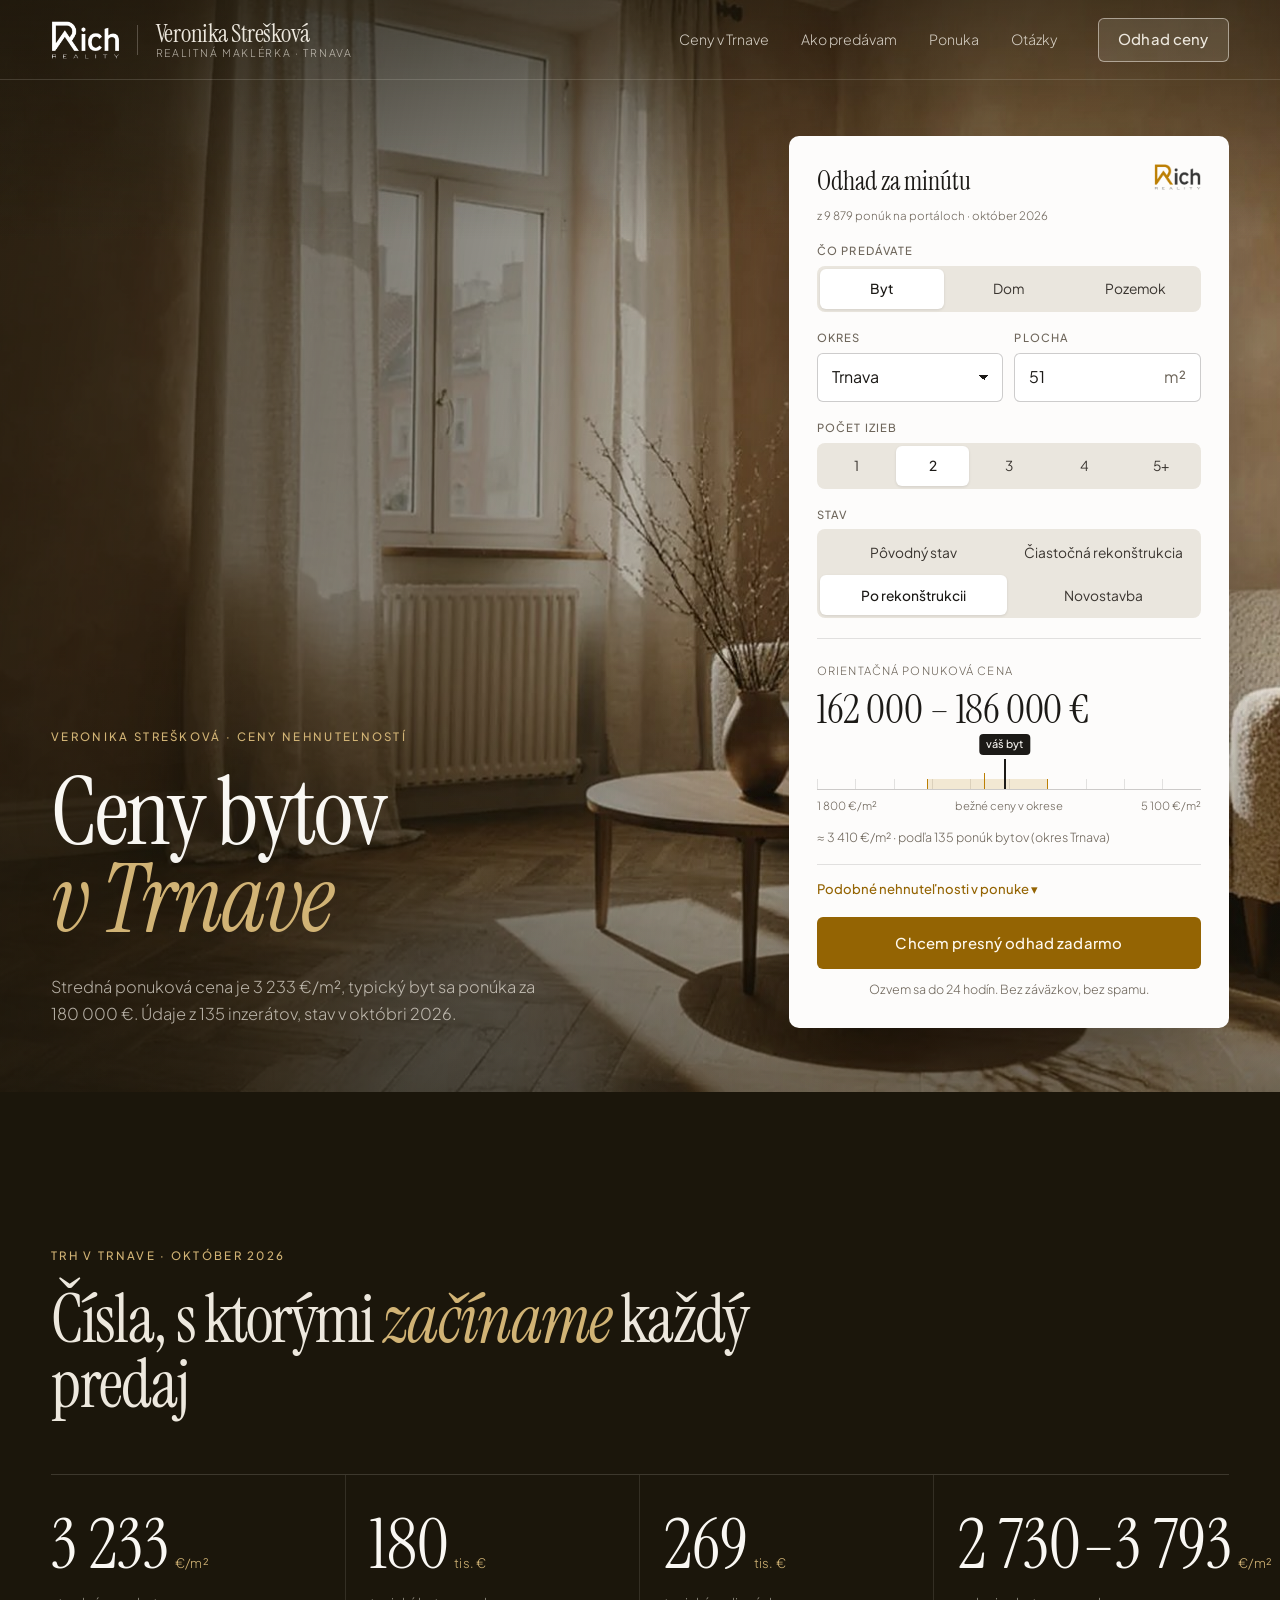
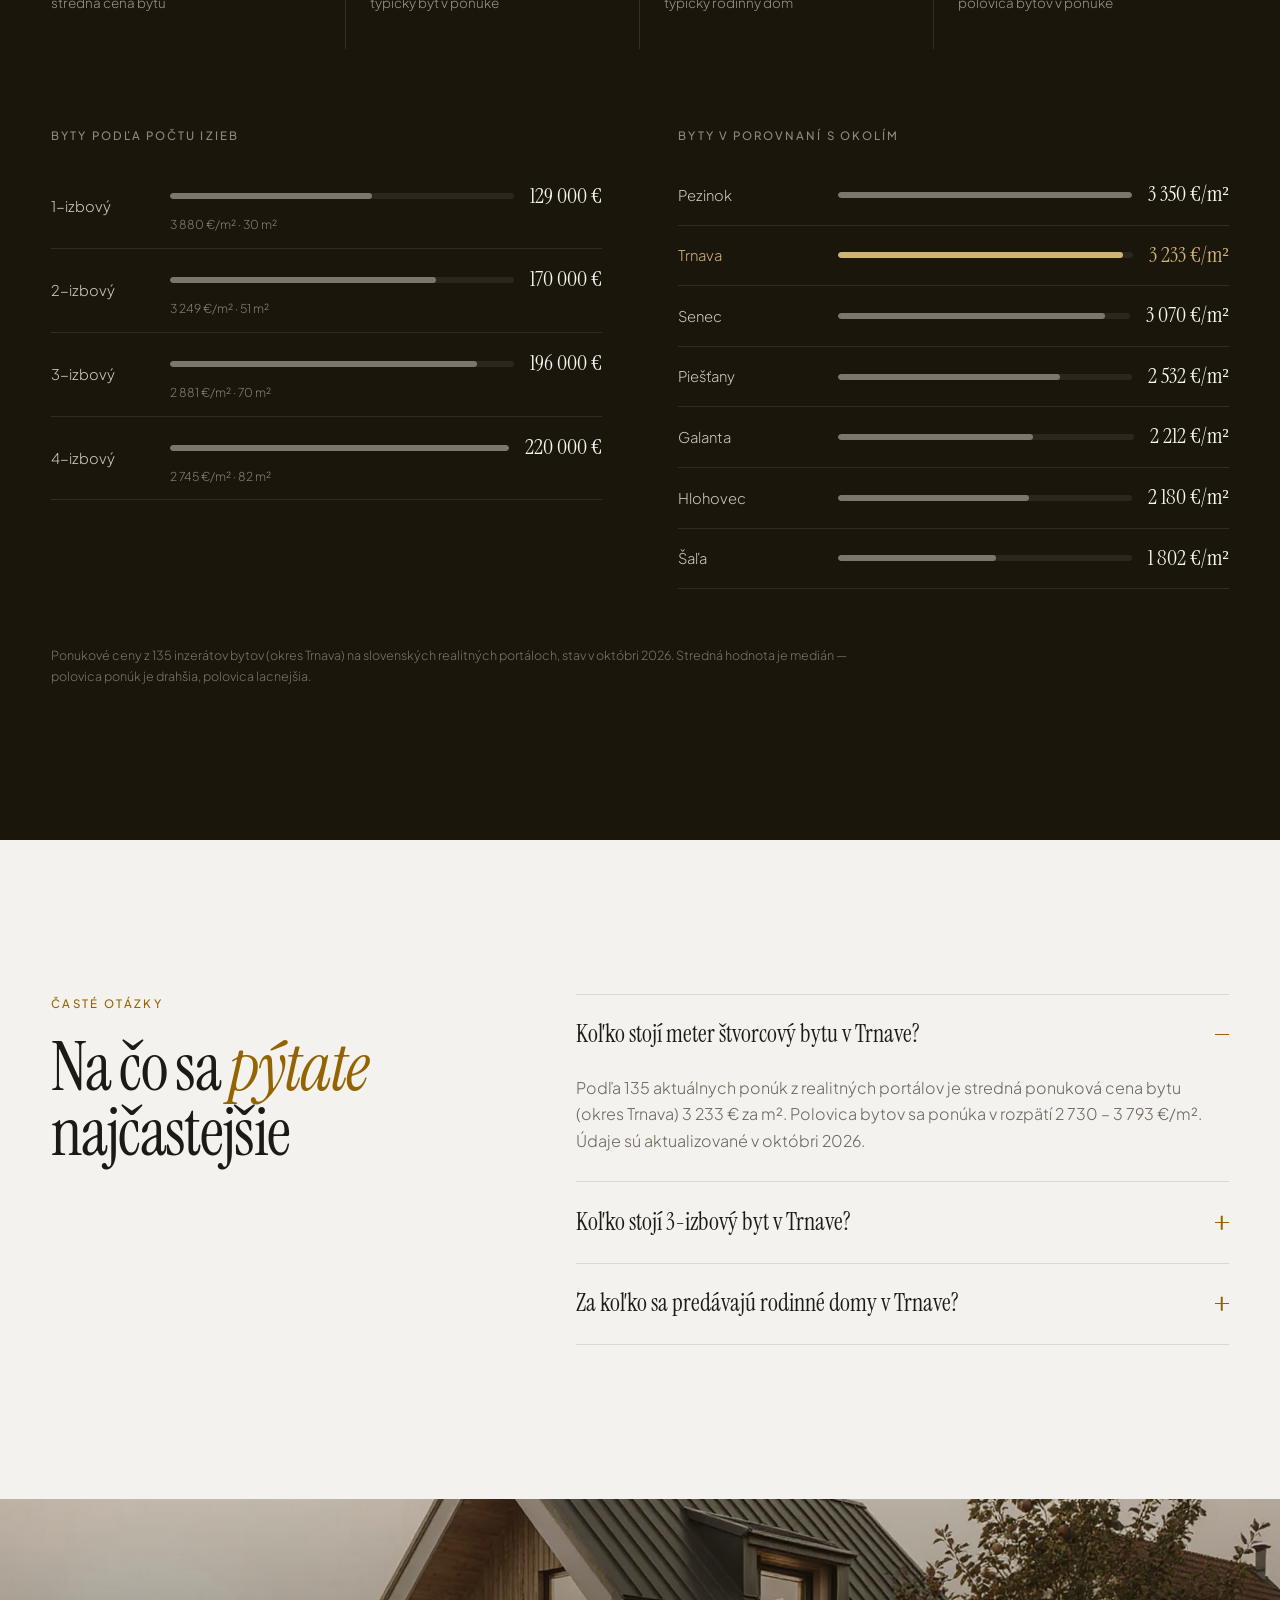
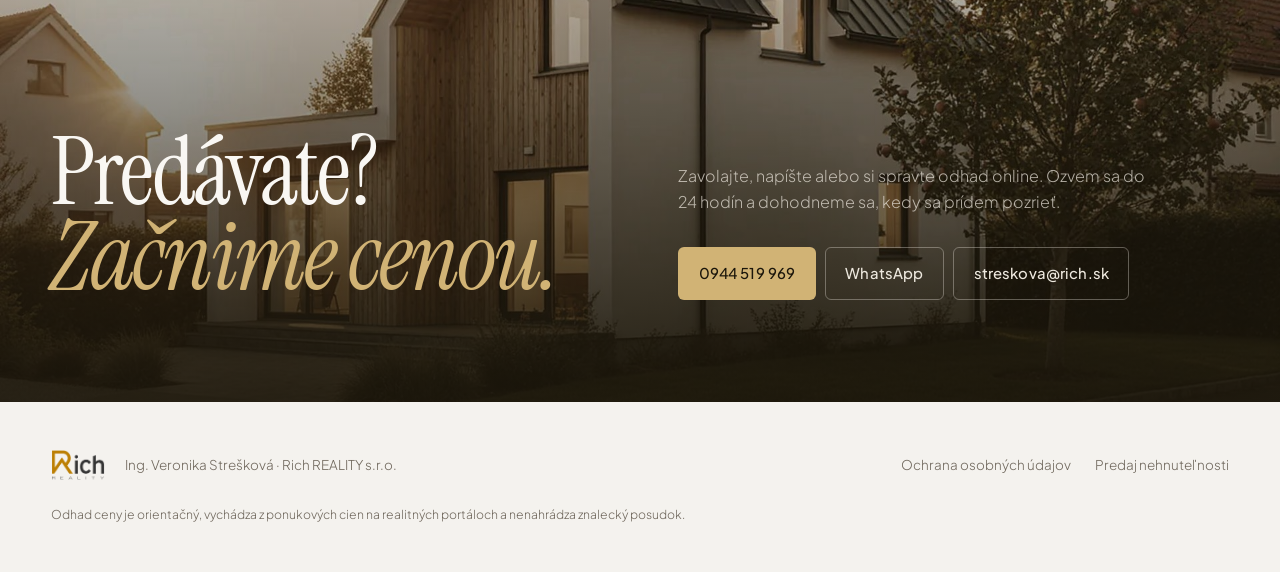
<file: ceny/trnava/index.html>
<!doctype html>
<html lang="sk">
<head>
<meta charset="utf-8">
<meta name="viewport" content="width=device-width, initial-scale=1">
<title>Ceny bytov v Trnave — október 2026</title>
<meta name="description" content="Stredná ponuková cena bytu v Trnave je 3 233 €/m² podľa 135 ponúk. Ceny podľa počtu izieb, domy a pozemky. Odhad ceny zdarma.">
<meta name="robots" content="noindex, follow">
<meta property="og:title" content="Ceny bytov v Trnave — október 2026">
<meta property="og:description" content="Stredná ponuková cena bytu v Trnave je 3 233 €/m² podľa 135 ponúk. Ceny podľa počtu izieb, domy a pozemky. Odhad ceny zdarma.">
<meta property="og:type" content="website">
<meta property="og:image" content="https://www.rich.sk/imgcache/cw/550/ch/570/-6aa28d66d7d19e7af30cb29c.png">
<meta name="theme-color" content="#f6f1e8">
<link rel="preconnect" href="https://fonts.googleapis.com">
<link rel="preconnect" href="https://fonts.gstatic.com" crossorigin>
<link rel="stylesheet" href="https://fonts.googleapis.com/css2?family=Instrument+Serif:ital@0;1&family=Plus+Jakarta+Sans:wght@300;400;500;600&display=swap">
<link rel="stylesheet" href="../../assets/naber.css?v=be22c054">
<style>:root{--gold:#946403;--gold-2:#bc7f04;--gold-deep:#3a2701;--gold-soft:rgba(188, 127, 4, .16);--gold-night:#d1b375;--tint:#bc7f04;--night:#1b160b;--night-rgb:27, 22, 11;--paper:#f4f2ee;--paper-rgb:244, 242, 238;--paper-2:#eae6de;--card:#fdfcfb;--cream:#ede8de;--cream-rgb:237, 232, 222;--cream-hi:#f9f7f3}</style>
<link rel="icon" href="data:image/svg+xml,%3Csvg xmlns='http://www.w3.org/2000/svg' viewBox='0 0 32 32'%3E%3Crect width='32' height='32' rx='6' fill='%231c1a17'/%3E%3Ctext x='16' y='23' font-family='Georgia' font-size='19' fill='%23d9a441' text-anchor='middle'%3EV%3C/text%3E%3C/svg%3E">
<script type="application/ld+json">{"@context": "https://schema.org", "@type": "FAQPage", "mainEntity": [{"@type": "Question", "name": "Koľko stojí meter štvorcový bytu v Trnave?", "acceptedAnswer": {"@type": "Answer", "text": "Podľa 135 aktuálnych ponúk z realitných portálov je stredná ponuková cena bytu (okres Trnava) 3 233 € za m². Polovica bytov sa ponúka v rozpätí 2 730 – 3 793 €/m². Údaje sú aktualizované v októbri 2026."}}, {"@type": "Question", "name": "Koľko stojí 3-izbový byt v Trnave?", "acceptedAnswer": {"@type": "Answer", "text": "Typický 3-izbový byt s plochou okolo 70 m² sa v Trnave ponúka približne za 196 000 €. Konečnú cenu ovplyvní najmä stav, poschodie, balkón či loggia, parkovanie a konkrétna ulica."}}, {"@type": "Question", "name": "Za koľko sa predávajú rodinné domy v Trnave?", "acceptedAnswer": {"@type": "Answer", "text": "Stredná ponuková cena rodinného domu je 269 000 € pri úžitkovej ploche okolo 140 m², teda zhruba 1 654 € za m². Pri domoch rozhoduje aj veľkosť pozemku a stav kúrenia, strechy a okien."}}]}</script>
</head>
<body class="has-hero">
<header class="top top--over" data-top>
  <a class="top__brand" href="../../">
    <img class="top__logo" src="../../assets/img/logo.png" alt="Rich REALITY s.r.o."><span class="top__sep" aria-hidden="true"></span>
    <span class="top__who">
      <span class="top__name">Veronika Strešková</span>
      <span class="top__role">realitná maklérka · Trnava</span>
    </span>
  </a>
  <nav class="top__nav" aria-label="Hlavné menu">
    <a href="../../#trh">Ceny v Trnave</a>
    <a href="../../#postup">Ako predávam</a>
    <a href="../../#ponuka">Ponuka</a>
    <a href="../../#otazky">Otázky</a>
  </nav>
  <a class="btn top__cta" href="../../#odhad">Odhad ceny</a>
</header>
<main>
<section class="hero hero--area">
  <img class="hero__bg" src="../../assets/img/hero.jpg" alt="" fetchpriority="high">
  <div class="wrap hero__grid">
    <div class="hero__text">
      <p class="eyebrow eyebrow--light"><a href="../../">Veronika Strešková</a> · Ceny nehnuteľností</p>
      <h1 class="h1">Ceny bytov<br><em>v Trnave</em></h1>
      <p class="lead">Stredná ponuková cena je 3 233 €/m², typický byt sa ponúka za 180 000 €. Údaje z 135 inzerátov, stav v októbri 2026.</p>
      
    </div>
    <div class="hero__calc" id="odhad"><form class="calc" id="calc" novalidate data-endpoint="https://webhunter-naber.webhunter.workers.dev/lead" data-web="veronika-streskova" data-okres="Trnava">
  <div class="calc__head">
    <span class="calc__step">Odhad za minútu</span>
    <img class="calc__logo" src="../../assets/img/logo.png" alt="Rich REALITY s.r.o.">
  </div>
  <p class="calc__meta">z 9 879 ponúk na portáloch · október 2026</p>

  <fieldset class="calc__row">
    <legend>Čo predávate</legend>
    <div class="seg seg--3"><label class="seg__opt"><input type="radio" name="typ" value="byt" checked><span>Byt</span></label><label class="seg__opt"><input type="radio" name="typ" value="dom"><span>Dom</span></label><label class="seg__opt"><input type="radio" name="typ" value="pozemok"><span>Pozemok</span></label></div>
  </fieldset>

  <div class="calc__grid">
    <label class="field">
      <span>Okres</span>
      <select name="okres"><optgroup label="Bratislavský kraj"><option value="Bratislava">Bratislava</option><option value="Malacky">Malacky</option><option value="Pezinok">Pezinok</option><option value="Senec">Senec</option></optgroup><optgroup label="Trnavský kraj"><option value="Dunajská Streda">Dunajská Streda</option><option value="Galanta">Galanta</option><option value="Hlohovec">Hlohovec</option><option value="Piešťany">Piešťany</option><option value="Senica">Senica</option><option value="Skalica">Skalica</option><option value="Trnava" selected>Trnava</option></optgroup><optgroup label="Trenčiansky kraj"><option value="Bánovce nad Bebravou">Bánovce nad Bebravou</option><option value="Ilava">Ilava</option><option value="Myjava">Myjava</option><option value="Nové Mesto nad Váhom">Nové Mesto nad Váhom</option><option value="Partizánske">Partizánske</option><option value="Považská Bystrica">Považská Bystrica</option><option value="Prievidza">Prievidza</option><option value="Púchov">Púchov</option><option value="Trenčín">Trenčín</option></optgroup><optgroup label="Nitriansky kraj"><option value="Komárno">Komárno</option><option value="Levice">Levice</option><option value="Nitra">Nitra</option><option value="Nové Zámky">Nové Zámky</option><option value="Šaľa">Šaľa</option><option value="Topoľčany">Topoľčany</option><option value="Zlaté Moravce">Zlaté Moravce</option></optgroup><optgroup label="Žilinský kraj"><option value="Bytča">Bytča</option><option value="Čadca">Čadca</option><option value="Dolný Kubín">Dolný Kubín</option><option value="Kysucké Nové Mesto">Kysucké Nové Mesto</option><option value="Liptovský Mikuláš">Liptovský Mikuláš</option><option value="Martin">Martin</option><option value="Námestovo">Námestovo</option><option value="Ružomberok">Ružomberok</option><option value="Turčianske Teplice">Turčianske Teplice</option><option value="Tvrdošín">Tvrdošín</option><option value="Žilina">Žilina</option></optgroup><optgroup label="Banskobystrický kraj"><option value="Banská Bystrica">Banská Bystrica</option><option value="Banská Štiavnica">Banská Štiavnica</option><option value="Brezno">Brezno</option><option value="Detva">Detva</option><option value="Krupina">Krupina</option><option value="Lučenec">Lučenec</option><option value="Poltár">Poltár</option><option value="Revúca">Revúca</option><option value="Rimavská Sobota">Rimavská Sobota</option><option value="Veľký Krtíš">Veľký Krtíš</option><option value="Zvolen">Zvolen</option><option value="Žarnovica">Žarnovica</option><option value="Žiar nad Hronom">Žiar nad Hronom</option></optgroup><optgroup label="Prešovský kraj"><option value="Bardejov">Bardejov</option><option value="Humenné">Humenné</option><option value="Kežmarok">Kežmarok</option><option value="Levoča">Levoča</option><option value="Medzilaborce">Medzilaborce</option><option value="Poprad">Poprad</option><option value="Prešov">Prešov</option><option value="Sabinov">Sabinov</option><option value="Snina">Snina</option><option value="Stará Ľubovňa">Stará Ľubovňa</option><option value="Stropkov">Stropkov</option><option value="Svidník">Svidník</option><option value="Vranov nad Topľou">Vranov nad Topľou</option></optgroup><optgroup label="Košický kraj"><option value="Gelnica">Gelnica</option><option value="Košice">Košice</option><option value="Košice-okolie">Košice-okolie</option><option value="Michalovce">Michalovce</option><option value="Rožňava">Rožňava</option><option value="Sobrance">Sobrance</option><option value="Spišská Nová Ves">Spišská Nová Ves</option><option value="Trebišov">Trebišov</option></optgroup></select>
    </label>
    <label class="field">
      <span>Plocha</span>
      <span class="field__unit"><input name="plocha" type="number" inputmode="numeric" min="10" max="100000" value="51"><em>m²</em></span>
    </label>
  </div>

  <fieldset class="calc__row" data-pre="byt">
    <legend>Počet izieb</legend>
    <div class="seg seg--5"><label class="seg__opt"><input type="radio" name="izby" value="1"><span>1</span></label><label class="seg__opt"><input type="radio" name="izby" value="2" checked><span>2</span></label><label class="seg__opt"><input type="radio" name="izby" value="3"><span>3</span></label><label class="seg__opt"><input type="radio" name="izby" value="4"><span>4</span></label><label class="seg__opt"><input type="radio" name="izby" value="5"><span>5+</span></label></div>
  </fieldset>

  <fieldset class="calc__row" data-pre="byt dom">
    <legend>Stav</legend>
    <div class="seg seg--4"><label class="seg__opt"><input type="radio" name="stav" value="povodny"><span>Pôvodný stav</span></label><label class="seg__opt"><input type="radio" name="stav" value="ciastocna"><span>Čiastočná rekonštrukcia</span></label><label class="seg__opt"><input type="radio" name="stav" value="kompletna" checked><span>Po rekonštrukcii</span></label><label class="seg__opt"><input type="radio" name="stav" value="novostavba"><span>Novostavba</span></label></div>
  </fieldset>

  <div class="calc__result" aria-live="polite">
    <span class="calc__label">Orientačná ponuková cena</span>
    <strong class="calc__price" data-out="cena">—</strong>
    <div class="ruler" aria-hidden="true">
      <div class="ruler__band" data-out="band"></div>
      <div class="ruler__median" data-out="median"></div>
      <div class="ruler__pin" data-out="pin"><span data-out="pinlabel">váš byt</span></div>
    </div>
    <div class="ruler__scale" aria-hidden="true"><span data-out="min"></span><span>bežné ceny v okrese</span><span data-out="max"></span></div>
    <p class="calc__note" data-out="pozn"></p>
    <details class="comp" data-out="comp" hidden><summary>Podobné nehnuteľnosti v ponuke</summary><ul></ul></details>
  </div>

  <div class="calc__lead" data-krok="1">
    <button class="btn btn--gold btn--wide" type="button" data-akcia="pokracuj">Chcem presný odhad zadarmo</button>
    <p class="calc__hint">Ozvem sa do 24 hodín. Bez záväzkov, bez spamu.</p>
  </div>

  <div class="calc__lead" data-krok="2" hidden>
    <div class="calc__grid">
      <label class="field"><span>Meno</span><input name="meno" autocomplete="name" required></label>
      <label class="field"><span>Telefón</span><input name="telefon" type="tel" autocomplete="tel" inputmode="tel" placeholder="09xx xxx xxx" required></label>
    </div>
    <label class="field"><span>E-mail <i>(nepovinné)</i></span><input name="email" type="email" autocomplete="email"></label>
    <fieldset class="calc__row">
      <legend>Kedy plánujete predávať?</legend>
      <div class="seg seg--3"><label class="seg__opt"><input type="radio" name="kedy" value="3m"><span>Do 3 mesiacov</span></label><label class="seg__opt"><input type="radio" name="kedy" value="rok"><span>Do roka</span></label><label class="seg__opt"><input type="radio" name="kedy" value="zistujem"><span>Len zisťujem</span></label></div>
    </fieldset>
    <input class="calc__hp" name="web_stranka" tabindex="-1" autocomplete="off" aria-hidden="true">
    <label class="check"><input type="checkbox" name="suhlas" required><span>Súhlasím so <a href="../../ochrana-udajov/" >spracovaním osobných údajov</a> na účel odhadu ceny.</span></label>
    <button class="btn btn--gold btn--wide" type="submit">Poslať a dohodnúť odhad</button>
    <p class="calc__err" data-out="chyba" hidden></p>
  </div>

  <div class="calc__done" data-krok="3" hidden>
    <strong>Ďakujem, ozvem sa do 24 hodín.</strong>
    <p>Medzitým si pripravte list vlastníctva, ak ho máte po ruke — odhad bude presnejší.</p>
  </div>
</form></div>
  </div>
</section>
<section class="market" id="trh">
  
  <div class="wrap">
    <div class="market__head reveal">
      <p class="eyebrow eyebrow--light">Trh v Trnave · október 2026</p>
      <h2 class="h2">Čísla, s ktorými <em>začíname</em> každý predaj</h2>
    </div>
    <div class="facts reveal"><div class="fact"><span class="fact__num">3 233<small>€/m²</small></span><span class="fact__lbl">stredná cena bytu</span></div><div class="fact"><span class="fact__num">180<small>tis. €</small></span><span class="fact__lbl">typický byt v ponuke</span></div><div class="fact"><span class="fact__num">269<small>tis. €</small></span><span class="fact__lbl">typický rodinný dom</span></div><div class="fact"><span class="fact__num">2 730–3 793<small>€/m²</small></span><span class="fact__lbl">polovica bytov v ponuke</span></div></div>
    <div class="market__cols reveal"><div class="market__col">
      <h3>Byty podľa počtu izieb</h3>
      <ul class="bars"><li><span class="bar__k">1-izbový</span><span class="bar__track"><span class="bar__fill" style="--w:0.586"></span></span><span class="bar__v">129 000 €</span><span class="bar__s">3 880 €/m² · 30 m²</span></li><li><span class="bar__k">2-izbový</span><span class="bar__track"><span class="bar__fill" style="--w:0.773"></span></span><span class="bar__v">170 000 €</span><span class="bar__s">3 249 €/m² · 51 m²</span></li><li><span class="bar__k">3-izbový</span><span class="bar__track"><span class="bar__fill" style="--w:0.891"></span></span><span class="bar__v">196 000 €</span><span class="bar__s">2 881 €/m² · 70 m²</span></li><li><span class="bar__k">4-izbový</span><span class="bar__track"><span class="bar__fill" style="--w:1.000"></span></span><span class="bar__v">220 000 €</span><span class="bar__s">2 745 €/m² · 82 m²</span></li></ul>
    </div><div class="market__col">
      <h3>Byty v porovnaní s okolím</h3>
      <ul class="bars bars--cmp"><li class=""><a href="../../ceny/pezinok/" ><span class="bar__k">Pezinok</span><span class="bar__track"><span class="bar__fill" style="--w:1.000"></span></span><span class="bar__v">3 350 €/m²</span></a></li><li class="is-own"><a href="" ><span class="bar__k">Trnava</span><span class="bar__track"><span class="bar__fill" style="--w:0.965"></span></span><span class="bar__v">3 233 €/m²</span></a></li><li class=""><a href="../../ceny/senec/" ><span class="bar__k">Senec</span><span class="bar__track"><span class="bar__fill" style="--w:0.916"></span></span><span class="bar__v">3 070 €/m²</span></a></li><li class=""><a href="../../ceny/piestany/" ><span class="bar__k">Piešťany</span><span class="bar__track"><span class="bar__fill" style="--w:0.756"></span></span><span class="bar__v">2 532 €/m²</span></a></li><li class=""><a href="../../ceny/galanta/" ><span class="bar__k">Galanta</span><span class="bar__track"><span class="bar__fill" style="--w:0.660"></span></span><span class="bar__v">2 212 €/m²</span></a></li><li class=""><a href="../../ceny/hlohovec/" ><span class="bar__k">Hlohovec</span><span class="bar__track"><span class="bar__fill" style="--w:0.651"></span></span><span class="bar__v">2 180 €/m²</span></a></li><li class=""><a href="../../ceny/sala/" ><span class="bar__k">Šaľa</span><span class="bar__track"><span class="bar__fill" style="--w:0.538"></span></span><span class="bar__v">1 802 €/m²</span></a></li></ul>
    </div></div>
    
    <p class="market__src">Ponukové ceny z 135 inzerátov bytov (okres Trnava) na slovenských realitných portáloch, stav v októbri 2026. Stredná hodnota je medián — polovica ponúk je drahšia, polovica lacnejšia.</p>
  </div>
</section>
<section class="faq" id="otazky">
  <div class="wrap faq__grid">
    <div class="reveal">
      <p class="eyebrow">Časté otázky</p>
      <h2 class="h2">Na čo sa <em>pýtate</em> najčastejšie</h2>
    </div>
    <div class="faq__list reveal"><details class="faq__item" open><summary>Koľko stojí meter štvorcový bytu v Trnave?<span class="faq__ico"></span></summary><p>Podľa 135 aktuálnych ponúk z realitných portálov je stredná ponuková cena bytu (okres Trnava) 3 233 € za m². Polovica bytov sa ponúka v rozpätí 2 730 – 3 793 €/m². Údaje sú aktualizované v októbri 2026.</p></details><details class="faq__item"><summary>Koľko stojí 3-izbový byt v Trnave?<span class="faq__ico"></span></summary><p>Typický 3-izbový byt s plochou okolo 70 m² sa v Trnave ponúka približne za 196 000 €. Konečnú cenu ovplyvní najmä stav, poschodie, balkón či loggia, parkovanie a konkrétna ulica.</p></details><details class="faq__item"><summary>Za koľko sa predávajú rodinné domy v Trnave?<span class="faq__ico"></span></summary><p>Stredná ponuková cena rodinného domu je 269 000 € pri úžitkovej ploche okolo 140 m², teda zhruba 1 654 € za m². Pri domoch rozhoduje aj veľkosť pozemku a stav kúrenia, strechy a okien.</p></details></div>
  </div>
</section>
<section class="cta" id="kontakt">
  <img class="cta__bg" src="../../assets/img/dom.jpg" alt="" loading="lazy">
  <div class="wrap cta__grid">
    <h2 class="cta__title reveal">Predávate?<br><em>Začnime cenou.</em></h2>
    <div class="cta__side reveal">
      <p class="cta__lead">Zavolajte, napíšte alebo si spravte odhad online. Ozvem sa do 24 hodín a dohodneme sa, kedy sa prídem pozrieť.</p>
      <div class="contacts contacts--big"><a class="btn btn--dark" href="tel:+421944519969">0944 519 969</a><a class="btn btn--line" href="https://wa.me/421944519969?text=Dobr%C3%BD%20de%C5%88%2C%20chcel%28a%29%20by%20som%20odhad%20ceny%20mojej%20nehnute%C4%BEnosti." target="_blank" rel="noopener">WhatsApp</a><a class="btn btn--line" href="mailto:streskova@rich.sk">streskova@rich.sk</a></div>
    </div>
  </div>
</section>
</main>
<nav class="dock" aria-label="Rýchly kontakt">
  <a href="tel:+421944519969">Zavolať</a>
  <a href="https://wa.me/421944519969?text=Dobr%C3%BD%20de%C5%88%2C%20chcel%28a%29%20by%20som%20odhad%20ceny%20mojej%20nehnute%C4%BEnosti." target="_blank" rel="noopener">WhatsApp</a>
  <a class="dock__cta" href="#odhad">Odhad ceny</a>
</nav>
<footer class="foot">
  <div class="wrap foot__grid">
    <div class="foot__brand"><img src="../../assets/img/logo.png" alt="Rich REALITY s.r.o." loading="lazy" referrerpolicy="no-referrer"><span>Ing. Veronika Strešková · Rich REALITY s.r.o.</span></div>
    <nav class="foot__nav">
      <a href="../../ochrana-udajov/">Ochrana osobných údajov</a>
      <a href="../../predaj/">Predaj nehnuteľnosti</a>
    </nav>
    <p class="foot__note">Odhad ceny je orientačný, vychádza z ponukových cien na realitných portáloch a nenahrádza znalecký posudok.</p>
  </div>
</footer>
<script src="../../assets/ceny.js?v=1e78e64e"></script>
<script src="../../assets/porovnania.js?v=1e78e64e"></script>
<script src="../../assets/naber.js?v=3b9de071" defer></script>
</body>
</html>
</file>
<file: assets/naber.css>
/* Náborový web makléra — fotografie s teplým svetlom, obrie písmo, zlato kancelárie.
   Podpisový motív: pravítko (meranie ceny) — v odhade aj v grafoch. */

:root {
  --paper: #f4efe6;
  --paper-2: #ebe3d4;
  --card: #fffcf6;
  --ink: #1c1a17;
  --ink-2: #3a3530;
  --muted: #6e665b;
  --line: rgba(28, 26, 23, .12);
  --line-2: rgba(28, 26, 23, .22);
  --gold: #946403;
  --gold-2: #bc7f04;
  --gold-soft: rgba(188, 127, 4, .16);
  --gold-deep: #7d5502;
  --night: #15130f;
  --night-rgb: 21, 18, 13;
  --cream-hi: #fbf5ea;
  --cream-rgb: 239, 230, 214;
  --paper-rgb: 244, 239, 230;
  --tint: transparent;
  --cream: #efe6d6;
  --cream-2: rgba(var(--cream-rgb), .72);
  --gold-night: #dcaa4c;
  --serif: "Instrument Serif", "Iowan Old Style", Georgia, serif;
  --sans: "Plus Jakarta Sans", system-ui, -apple-system, "Segoe UI", sans-serif;
  --gutter: clamp(16px, 4vw, 56px);
  --max: 1320px;
  --space: clamp(6rem, 12vw, 10.5rem);
  --r: 6px;
}

*, *::before, *::after { box-sizing: border-box; }
html { -webkit-text-size-adjust: 100%; scroll-behavior: smooth; }
body {
  margin: 0; background: var(--paper); color: var(--ink);
  font: 300 16px/1.65 var(--sans); overflow-x: hidden;
  -webkit-font-smoothing: antialiased;
}
img { display: block; max-width: 100%; }
a { color: inherit; }
button, input, select { font: inherit; color: inherit; }
:focus-visible { outline: 2px solid var(--gold-2); outline-offset: 3px; }

.wrap { width: 100%; max-width: var(--max); margin: 0 auto; padding: 0 var(--gutter); }
.eyebrow {
  margin: 0 0 1.4rem; font-size: .72rem; font-weight: 500; letter-spacing: .2em;
  text-transform: uppercase; color: var(--gold);
}
.eyebrow a { text-decoration: none; }
.eyebrow--light { color: var(--gold-night); }
.muted { color: var(--muted); }
.h1, .h2, .cta__title, .about__name, .town__word, .quote blockquote {
  font-family: var(--serif); font-weight: 400; letter-spacing: -.025em; margin: 0;
}
.h1 { font-size: clamp(3.2rem, 7.4vw, 7.4rem); line-height: .92; }
.h2 { font-size: clamp(2.5rem, 5.2vw, 4.8rem); line-height: .98; margin-bottom: 1.5rem; }
.h1 em, .h2 em, .cta__title em, .about__name em, .quote em { font-style: italic; }
.h2 em { color: var(--gold); }
.h1__typ { white-space: nowrap; }
.lead { font-size: clamp(1.02rem, 1.25vw, 1.15rem); max-width: 32rem; margin: 2rem 0 0; }

/* tlačidlá */
.btn {
  display: inline-flex; align-items: center; justify-content: center; gap: .5rem;
  min-height: 50px; padding: .8rem 1.5rem; border-radius: var(--r);
  font-size: .93rem; font-weight: 500; text-decoration: none; cursor: pointer; letter-spacing: .01em;
  border: 1px solid transparent; transition: background .3s, color .3s, border-color .3s, transform .3s;
  overflow-wrap: anywhere; text-align: center;
}
.btn:active { transform: translateY(1px); }
.btn--gold { background: var(--gold); color: #fffaf0; }
.btn--gold:hover { background: var(--gold-deep); }
.btn--dark { background: var(--ink); color: var(--paper); }
.btn--dark:hover { background: #000; }
.btn--line { border-color: var(--line-2); background: transparent; }
.btn--line:hover { border-color: var(--ink); }
.btn--wide { width: 100%; }

/* hlavička — nad fotkou priehľadná, po zrolovaní papierová */
.top {
  position: fixed; top: 0; left: 0; right: 0; z-index: 30; display: flex; align-items: center; gap: 2.5rem;
  padding: 1.1rem var(--gutter); color: var(--ink);
  background: rgba(var(--paper-rgb), .92); backdrop-filter: blur(12px); -webkit-backdrop-filter: blur(12px);
  border-bottom: 1px solid var(--line); transition: background .4s, color .4s, border-color .4s, padding .4s;
}
.top--over:not(.is-solid) { background: transparent; color: var(--cream); border-color: rgba(var(--cream-rgb), .16); backdrop-filter: none; -webkit-backdrop-filter: none; }
.top.is-solid { padding-top: .75rem; padding-bottom: .75rem; }
.top__brand { display: flex; align-items: center; gap: 1.1rem; text-decoration: none; line-height: 1.1; min-width: 0; }
.top__who { display: flex; flex-direction: column; min-width: 0; }
.top__logo { height: 38px; width: auto; max-width: 150px; object-fit: contain; transition: filter .4s; }
.top--over:not(.is-solid) .top__logo { filter: brightness(0) invert(1); }
.top__agency { font-family: var(--sans); font-weight: 600; font-size: .78rem; letter-spacing: .16em; text-transform: uppercase; color: var(--gold); white-space: nowrap; transition: color .4s; }
.top--over:not(.is-solid) .top__agency { color: var(--cream-hi); }
.top__sep { width: 1px; height: 30px; background: currentColor; opacity: .25; flex: none; }
.top__name { font-family: var(--serif); font-size: 1.55rem; letter-spacing: -.01em; }
.top__role { font-size: .66rem; letter-spacing: .16em; text-transform: uppercase; opacity: .7; }
.top__nav { display: flex; gap: 2rem; margin-left: auto; font-size: .88rem; }
.top__nav a { text-decoration: none; opacity: .85; transition: opacity .2s, color .2s; }
.top__nav a:hover { opacity: 1; color: var(--gold-night); }
.top__cta { min-height: 42px; padding: .55rem 1.2rem; white-space: nowrap; color: inherit; border-color: currentColor; }
.top--over:not(.is-solid) .top__cta { background: rgba(var(--cream-rgb), .12); border-color: rgba(var(--cream-rgb), .55); }
.top__cta:hover { background: var(--ink); color: var(--paper); border-color: var(--ink); }
.top--over:not(.is-solid) .top__cta:hover { background: var(--cream); color: var(--ink); border-color: var(--cream); }
.top__nav + .top__cta { margin-left: 0; }
.top__brand + .top__cta { margin-left: auto; }
body:not(.has-hero) main { padding-top: 76px; }

/* hero — fotka cez celú obrazovku */
.hero { position: relative; min-height: 100vh; min-height: 100dvh; display: flex; align-items: flex-end; color: var(--cream); overflow: hidden; background: var(--night); }
.hero__bg { position: absolute; inset: 0; width: 100%; height: 100%; object-fit: cover; object-position: 40% 50%; }
.hero::after, .quote::after, .cta::after { content: ""; position: absolute; inset: 0; z-index: 1; pointer-events: none; background: var(--tint); mix-blend-mode: color; opacity: 0; }
.hero::before {
  content: ""; position: absolute; inset: 0; z-index: 1; pointer-events: none;
  background:
    linear-gradient(180deg, rgba(var(--night-rgb), .55) 0%, rgba(var(--night-rgb), 0) 22%),
    linear-gradient(100deg, rgba(var(--night-rgb), .78) 0%, rgba(var(--night-rgb), .45) 38%, rgba(var(--night-rgb), .05) 70%),
    linear-gradient(0deg, rgba(var(--night-rgb), .55) 0%, rgba(var(--night-rgb), 0) 40%);
}
.hero__grid { position: relative; z-index: 2; display: grid; grid-template-columns: minmax(0, 1.15fr) minmax(0, 440px); gap: clamp(2.5rem, 6vw, 7rem); align-items: end; padding-top: 8.5rem; padding-bottom: clamp(2.5rem, 5vw, 4.5rem); }
.hero .h1 { color: var(--cream-hi); text-shadow: 0 2px 40px rgba(0, 0, 0, .25); }
.hero .h1 em { color: var(--gold-night); }
.hero .lead { color: var(--cream-2); }
.hero__agent { display: flex; align-items: center; gap: 1rem; margin-top: 2.75rem; padding-top: 1.75rem; border-top: 1px solid rgba(var(--cream-rgb), .2); font-size: .88rem; color: var(--cream-2); max-width: 32rem; }
.hero__agent img { width: 54px; height: 54px; border-radius: 50%; object-fit: cover; object-position: 50% 15%; flex: none; }
.hero__agent strong { display: block; color: var(--cream); font-weight: 500; }
.hero__agent a { text-decoration: none; color: var(--gold-night); white-space: nowrap; }

/* kalkulačka */
.calc {
  background: var(--card); color: var(--ink); border-radius: 10px;
  padding: clamp(1.25rem, 2.2vw, 1.8rem); box-shadow: 0 40px 80px -30px rgba(0, 0, 0, .5);
}
.calc__head { display: flex; justify-content: space-between; align-items: baseline; gap: 1rem; flex-wrap: wrap; margin-bottom: 1.1rem; }
.calc__step { font-family: var(--serif); font-size: 1.65rem; line-height: 1; }
.calc__src { font-size: .72rem; color: var(--muted); letter-spacing: .03em; }
.calc__logo { height: 26px; width: auto; max-width: 120px; object-fit: contain; }
.calc__meta { margin: -.4rem 0 1rem; font-size: .72rem; color: var(--muted); }
.calc fieldset { border: 0; padding: 0; margin: 0 0 1rem; min-width: 0; }
.calc legend, .field > span { display: block; font-size: .7rem; font-weight: 500; letter-spacing: .1em; text-transform: uppercase; color: var(--muted); margin-bottom: .4rem; padding: 0; }
.field > span i { font-style: normal; text-transform: none; letter-spacing: 0; font-weight: 300; }
.calc__grid { display: grid; grid-template-columns: 1fr 1fr; gap: .7rem; margin-bottom: 1rem; }
.field { display: block; min-width: 0; }
.field input, .field select {
  width: 100%; min-height: 46px; padding: .65rem .85rem; border: 1px solid var(--line-2);
  border-radius: var(--r); background: #fff; color: var(--ink); font-size: 1rem; font-weight: 400; appearance: none; -webkit-appearance: none;
}
.field select {
  background-image: linear-gradient(45deg, transparent 50%, var(--ink) 50%), linear-gradient(135deg, var(--ink) 50%, transparent 50%);
  background-position: calc(100% - 18px) 52%, calc(100% - 13px) 52%; background-size: 5px 5px; background-repeat: no-repeat; padding-right: 2.2rem;
}
.field input:focus, .field select:focus { outline: none; border-color: var(--gold-2); box-shadow: 0 0 0 3px var(--gold-soft); }
.field > .field__unit { position: relative; display: block; margin: 0; padding: 0; font-size: 1rem; font-weight: 400; letter-spacing: 0; text-transform: none; color: var(--ink); }
.field__unit em { position: absolute; right: .9rem; top: 50%; transform: translateY(-50%); font-style: normal; color: var(--muted); pointer-events: none; }
.calc__lead > .field { margin-bottom: 1rem; }

.seg { display: grid; gap: 3px; padding: 3px; background: var(--paper-2); border-radius: 8px; }
.seg--3 { grid-template-columns: repeat(3, 1fr); }
.seg--4 { grid-template-columns: repeat(2, 1fr); }
.seg--5 { grid-template-columns: repeat(5, 1fr); }
.seg__opt { position: relative; min-width: 0; }
.seg__opt input { position: absolute; opacity: 0; inset: 0; margin: 0; cursor: pointer; }
.seg__opt span {
  display: flex; align-items: center; justify-content: center; min-height: 40px; padding: .3rem .4rem;
  border-radius: 6px; font-size: .86rem; font-weight: 400; text-align: center; line-height: 1.15;
  color: var(--ink-2); transition: background .2s, color .2s, box-shadow .2s;
}
.seg__opt input:checked + span { background: #fff; color: var(--ink); font-weight: 500; box-shadow: 0 1px 3px rgba(0, 0, 0, .1); }
.seg__opt input:focus-visible + span { outline: 2px solid var(--gold-2); }
[data-pre][hidden] { display: none; }

.calc__result { margin: 1.2rem 0 1.1rem; padding: 1.1rem 0 0; border-top: 1px solid var(--line); }
.calc__label { font-size: .7rem; letter-spacing: .1em; text-transform: uppercase; color: var(--muted); }
.calc__price { display: block; font-family: var(--serif); font-weight: 400; font-size: clamp(2rem, 3.2vw, 2.6rem); line-height: 1.1; margin: .25rem 0 0; letter-spacing: -.01em; }
.calc__note { font-size: .78rem; color: var(--muted); margin: .8rem 0 0; }

.ruler { position: relative; height: 34px; margin-top: 1.5rem; border-bottom: 1px solid var(--line-2);
  background: repeating-linear-gradient(90deg, var(--line) 0 1px, transparent 1px 10%) bottom / 100% 10px no-repeat; }
.ruler__band { position: absolute; bottom: 0; height: 10px; background: var(--gold-soft); border-left: 1px solid var(--gold-2); border-right: 1px solid var(--gold-2); transition: left .45s, width .45s; }
.ruler__median { position: absolute; bottom: 0; width: 1px; height: 16px; background: var(--gold-2); transition: left .45s; }
.ruler__pin { position: absolute; bottom: 0; width: 2px; height: 30px; background: var(--ink); transform: translateX(-1px); transition: left .45s; }
.ruler__pin span {
  position: absolute; bottom: 100%; left: 50%; transform: translateX(-50%); margin-bottom: 4px;
  font-size: .68rem; font-weight: 500; white-space: nowrap; background: var(--ink); color: var(--paper);
  padding: .1rem .45rem; border-radius: 4px;
}
.ruler__pin.is-left span { left: 0; transform: none; }
.ruler__pin.is-right span { left: auto; right: 0; transform: none; }
.ruler__scale { display: flex; justify-content: space-between; gap: .5rem; font-size: .7rem; color: var(--muted); margin-top: .4rem; }

.calc__hp { position: absolute; left: 0; top: 0; width: 1px; height: 1px; padding: 0; border: 0; overflow: hidden; clip-path: inset(50%); opacity: 0; }
.calc__lead .seg__opt span { font-size: .8rem; }
.calc__hint { font-size: .78rem; color: var(--muted); text-align: center; margin: .65rem 0 0; }
.check { display: flex; gap: .65rem; align-items: flex-start; font-size: .84rem; color: var(--ink-2); margin: .25rem 0 1rem; cursor: pointer; }
.check input { width: 18px; height: 18px; margin: .15rem 0 0; accent-color: var(--gold); flex: none; }
.calc__err { color: #a3361b; font-size: .85rem; margin: .7rem 0 0; }
.calc__done { padding: 1.2rem 1.3rem; background: var(--gold-soft); border-radius: var(--r); }
.calc__done strong { font-family: var(--serif); font-weight: 400; font-size: 1.6rem; display: block; line-height: 1.15; }
.calc__done p { margin: .5rem 0 0; font-size: .9rem; }
.calc__demo { color: var(--muted); font-size: .78rem !important; }
.calc__lead[data-krok="2"] { animation: rise .45s ease both; }
@keyframes rise { from { opacity: 0; transform: translateY(8px); } }

/* trh — tmavý pás, na hlavnej stránke s fotkou mesta a obrím názvom */
.market { background: var(--night); color: var(--cream); padding: var(--space) 0; }
.market--town { padding-top: 0; }
.market .h2 em { color: var(--gold-night); }
.town { position: relative; height: clamp(420px, 78vh, 820px); overflow: hidden; margin-bottom: clamp(3rem, 7vw, 6rem); }
.town__bg { position: absolute; inset: 0; width: 100%; height: 100%; object-fit: cover; object-position: 50% 62%; }
.town::after { content: ""; position: absolute; inset: 0; background: linear-gradient(180deg, rgba(var(--night-rgb), .15) 0%, rgba(var(--night-rgb), 0) 35%, rgba(var(--night-rgb), .55) 72%, var(--night) 100%); }
.town__word {
  position: absolute; z-index: 1; left: 0; right: 0; bottom: -.16em; text-align: center; white-space: nowrap;
  font-size: min(24vw, calc(165vw / var(--dlzka))); line-height: 1; color: var(--cream-hi); letter-spacing: -.04em;
  text-shadow: 0 10px 60px rgba(0, 0, 0, .35);
}
.market__head { max-width: 48rem; }
.town__credit { position: absolute; z-index: 2; right: var(--gutter); top: 5.5rem; margin: 0; font-size: .66rem; color: rgba(var(--cream-rgb), .5); max-width: 22rem; text-align: right; }
.facts { display: grid; grid-template-columns: repeat(4, minmax(0, 1fr)); border-top: 1px solid rgba(var(--cream-rgb), .16); margin-top: 3.5rem; }
.fact { padding: 2.2rem 1.5rem 2.2rem 0; border-right: 1px solid rgba(var(--cream-rgb), .12); min-width: 0; }
.fact + .fact { padding-left: 1.5rem; }
.fact:last-child { border-right: 0; }
.fact__num { display: block; font-family: var(--serif); font-size: clamp(2.8rem, 5.4vw, 5rem); line-height: 1; color: var(--cream-hi); white-space: nowrap; }
.fact__num small { font-family: var(--sans); font-size: .82rem; color: var(--gold-night); margin-left: .35rem; letter-spacing: .02em; }
.fact__lbl { display: block; margin-top: .8rem; font-size: .84rem; color: rgba(var(--cream-rgb), .6); }
.market__cols { display: grid; grid-template-columns: 1fr 1fr; gap: clamp(2.5rem, 6vw, 6rem); margin-top: clamp(3rem, 6vw, 5rem); }
.market__col h3 { font-weight: 500; font-size: .72rem; letter-spacing: .18em; text-transform: uppercase; color: rgba(var(--cream-rgb), .55); margin: 0 0 1.25rem; }
.market__src { margin: 3.5rem 0 0; font-size: .78rem; color: rgba(var(--cream-rgb), .45); max-width: 52rem; }

.bars { list-style: none; margin: 0; padding: 0; }
.bars li, .bars a { display: grid; grid-template-columns: 6.4rem minmax(0, 1fr) auto; grid-template-areas: "k t v" "k s s"; column-gap: 1rem; align-items: center; }
.bars li { padding: .85rem 0; border-bottom: 1px solid rgba(var(--cream-rgb), .1); }
.bars--cmp li { display: block; padding: 0; }
.bars--cmp a { padding: .75rem 0; text-decoration: none; grid-template-areas: "k t v"; grid-template-columns: 9rem minmax(0, 1fr) auto; }
.bars--cmp a[href=""] { pointer-events: none; }
.bar__k { grid-area: k; font-size: .92rem; color: rgba(var(--cream-rgb), .85); min-width: 0; overflow-wrap: anywhere; }
.bar__track { grid-area: t; height: 6px; background: rgba(var(--cream-rgb), .08); border-radius: 3px; overflow: hidden; }
.bar__fill { display: block; height: 100%; width: calc(var(--w) * 100%); background: rgba(var(--cream-rgb), .42); border-radius: 3px; transform-origin: left; }
.bar__v { grid-area: v; font-family: var(--serif); font-size: 1.35rem; color: var(--cream-hi); white-space: nowrap; text-align: right; }
.bar__s { grid-area: s; font-size: .76rem; color: rgba(var(--cream-rgb), .5); }
.bars--cmp .is-own .bar__fill { background: var(--gold-night); }
.bars--cmp .is-own .bar__k, .bars--cmp .is-own .bar__v { color: var(--gold-night); }
.bars--cmp a:hover .bar__k { color: #fff; }
.reveal.is-in .bar__fill { animation: grow 1.1s cubic-bezier(.2, .7, .2, 1) both; }
@keyframes grow { from { transform: scaleX(0); } }

/* postup */
.steps { padding: var(--space) 0; }
.steps__head { max-width: 46rem; margin-bottom: clamp(2.5rem, 5vw, 4.5rem); }
.steps__grid { display: grid; grid-template-columns: minmax(0, .85fr) minmax(0, 1.15fr); gap: clamp(3rem, 7vw, 7rem); align-items: start; }
.steps__photo { position: sticky; top: 6.5rem; margin: 0; }
.steps__photo img { width: 100%; aspect-ratio: 4 / 5; object-fit: cover; border-radius: 4px; }
.steps__photo figcaption { margin-top: 1.25rem; color: var(--muted); max-width: 26rem; font-size: .92rem; }
.steps__list { list-style: none; margin: 0; padding: 0; border-top: 1px solid var(--line); }
.step { display: grid; grid-template-columns: 4.5rem minmax(0, 1fr); gap: 1rem; padding: 2.3rem 0; border-bottom: 1px solid var(--line); }
.step__n { font-family: var(--serif); font-size: 2.6rem; line-height: 1; color: var(--gold); }
.step h3 { font-family: var(--serif); font-weight: 400; font-size: clamp(1.7rem, 2.4vw, 2.2rem); line-height: 1.05; margin: 0 0 .7rem; }
.step p { margin: 0; color: var(--muted); max-width: 34rem; }

/* ponuka — asymetrické karty */
.listings { padding: 0 0 var(--space); }
.listings__head { max-width: 40rem; }
.cards { display: grid; gap: clamp(1.5rem, 3vw, 2.5rem); margin-top: 3rem; align-items: start; }
.cards--1 { grid-template-columns: minmax(0, 820px); }
.cards--2 { grid-template-columns: minmax(0, 1.3fr) minmax(0, 1fr); }
.cards--2 .card:nth-child(2) { margin-top: clamp(3rem, 9vw, 8rem); }
.cards--3 { grid-template-columns: repeat(3, minmax(0, 1fr)); }
.card { display: block; text-decoration: none; min-width: 0; }
.card__img { position: relative; display: block; aspect-ratio: 4 / 3; border-radius: 4px; overflow: hidden; background: var(--paper-2); }
.cards--2 .card:nth-child(2) .card__img { aspect-ratio: 4 / 5; }
.card__img img { width: 100%; height: 100%; object-fit: cover; transition: transform 1s cubic-bezier(.2, .7, .2, 1); }
.card:hover .card__img img { transform: scale(1.04); }
.card__tag { position: absolute; left: 1rem; top: 1rem; background: rgba(var(--night-rgb), .72); color: var(--cream-hi); font-size: .66rem; letter-spacing: .16em; text-transform: uppercase; padding: .4rem .7rem; border-radius: 3px; }
.card__body { display: block; padding: 1.3rem 0 0; }
.card__place { display: block; font-size: .7rem; letter-spacing: .16em; text-transform: uppercase; color: var(--muted); }
.card__title { display: block; font-family: var(--serif); font-size: clamp(1.5rem, 2.2vw, 2rem); line-height: 1.1; margin: .5rem 0 .6rem; overflow-wrap: anywhere; }
.card__price { display: block; font-weight: 500; color: var(--gold); }

/* citát cez fotku */
.quote { position: relative; min-height: clamp(520px, 86vh, 860px); display: flex; align-items: center; color: var(--cream); overflow: hidden; background: var(--night); }
.quote__bg { position: absolute; inset: 0; width: 100%; height: 100%; object-fit: cover; object-position: 50% 45%; }
.quote::before { content: ""; position: absolute; inset: 0; z-index: 1; background: linear-gradient(90deg, rgba(var(--night-rgb), .86) 0%, rgba(var(--night-rgb), .62) 50%, rgba(var(--night-rgb), .12) 100%); }
.quote__in { position: relative; z-index: 2; }
.quote blockquote { font-size: clamp(2.1rem, 3.9vw, 3.9rem); line-height: 1.04; max-width: 21ch; color: var(--cream-hi); }
.quote em { color: var(--gold-night); }
.quote p { margin: 2rem 0 0; font-size: .72rem; letter-spacing: .2em; text-transform: uppercase; color: var(--cream-2); }

/* o mne — obrie meno */
.about { padding: var(--space) 0; background: var(--paper-2); overflow: hidden; }
.about__name { font-size: clamp(3.6rem, 12.5vw, 12rem); line-height: .86; letter-spacing: -.045em; position: relative; z-index: 2; }
.about__name span { display: block; }
.about__name em { display: block; color: var(--gold); padding-left: clamp(0rem, 14vw, 16rem); }
.about__grid { display: grid; grid-template-columns: minmax(0, 1fr) minmax(0, .85fr); gap: clamp(2.5rem, 7vw, 7rem); align-items: end; margin-top: clamp(-6rem, -5vw, -2rem); }
.about__text { padding-bottom: 1rem; }
.about__lead { font-family: var(--serif); font-size: clamp(1.45rem, 2.2vw, 1.95rem); line-height: 1.25; margin: 0 0 1.4rem; max-width: 30rem; }
.about__text .muted { max-width: 30rem; margin: 0 0 2rem; }
.about__photo { margin: 0; aspect-ratio: 4 / 5; border-radius: 4px; overflow: hidden; background: var(--paper-2); position: relative; z-index: 1; }
.about__photo img { width: 100%; height: 100%; object-fit: cover; object-position: 50% 20%; }
.about__photo--vyrez { background: var(--paper-2); border-radius: 0; justify-self: center; width: 100%; }
.about__photo--vyrez img { object-fit: contain; object-position: 50% 100%; mix-blend-mode: multiply; }
.contacts { display: flex; flex-wrap: wrap; gap: .6rem; }

/* otázky */
.faq { padding: var(--space) 0; }
.faq__grid { display: grid; grid-template-columns: minmax(0, .8fr) minmax(0, 1.2fr); gap: clamp(2.5rem, 7vw, 7rem); }
.faq__list { border-top: 1px solid var(--line); }
.faq__item { border-bottom: 1px solid var(--line); }
.faq__item summary {
  list-style: none; cursor: pointer; display: flex; justify-content: space-between; gap: 1.5rem; align-items: center;
  padding: 1.6rem 0; font-family: var(--serif); font-size: clamp(1.3rem, 1.9vw, 1.65rem); line-height: 1.2;
}
.faq__item summary::-webkit-details-marker { display: none; }
.faq__ico { position: relative; flex: none; width: 14px; height: 14px; }
.faq__ico::before, .faq__ico::after { content: ""; position: absolute; left: 0; top: 6px; width: 14px; height: 1.5px; background: var(--gold); transition: transform .3s; }
.faq__ico::after { transform: rotate(90deg); }
.faq__item[open] .faq__ico::after { transform: rotate(0); }
.faq__item p { margin: 0 0 1.7rem; color: var(--muted); max-width: 40rem; }

/* okolie */
.areas { padding: 0 0 var(--space); }
.areas__list { display: flex; flex-wrap: wrap; gap: .6rem; }
.area { display: inline-flex; align-items: baseline; gap: .7rem; padding: .75rem 1.1rem; border: 1px solid var(--line-2); border-radius: var(--r); text-decoration: none; transition: border-color .2s, background .2s; }
.area:hover { border-color: var(--gold-2); background: var(--card); }
.area em { font-style: normal; font-size: .82rem; color: var(--gold); white-space: nowrap; }

/* výzva cez fotku domu */
.cta { position: relative; color: var(--cream); padding: clamp(8rem, 18vw, 15rem) 0 clamp(4rem, 8vw, 7rem); overflow: hidden; background: var(--night); }
.cta__bg { position: absolute; inset: 0; width: 100%; height: 100%; object-fit: cover; object-position: 50% 55%; }
.cta::before { content: ""; position: absolute; inset: 0; z-index: 1; background: linear-gradient(0deg, rgba(var(--night-rgb), .9) 0%, rgba(var(--night-rgb), .55) 45%, rgba(var(--night-rgb), .2) 100%); }
.cta__grid { position: relative; z-index: 2; display: grid; grid-template-columns: minmax(0, 1fr) minmax(0, 1fr); gap: clamp(2rem, 6vw, 6rem); align-items: end; }
.cta__title { font-size: clamp(3.4rem, 7.4vw, 7rem); line-height: .9; color: var(--cream-hi); }
.cta__title em { color: var(--gold-night); }
.cta__lead { color: var(--cream-2); margin: 0 0 2rem; max-width: 30rem; }
.cta .btn { padding-left: 1.2rem; padding-right: 1.2rem; }
.cta .btn--dark { background: var(--gold-night); color: var(--night); }
.cta .btn--dark:hover { filter: brightness(1.08); }
.cta .btn--line { border-color: rgba(var(--cream-rgb), .35); color: var(--cream); }
.cta .btn--line:hover { border-color: var(--cream); }

/* landing */
.reasons-sec { padding: clamp(4rem, 8vw, 7rem) 0; }
.reasons { list-style: none; margin: 0; padding: 0; display: grid; grid-template-columns: repeat(3, minmax(0, 1fr)); gap: clamp(1.5rem, 4vw, 4rem); }
.reason { border-top: 1px solid var(--line-2); padding-top: 1.5rem; }
.reason__n { font-family: var(--serif); font-size: 2.4rem; color: var(--gold); line-height: 1; display: block; margin-bottom: 1rem; }
.reason h3 { margin: 0 0 .5rem; font-family: var(--serif); font-weight: 400; font-size: 1.7rem; line-height: 1.1; }
.reason p { margin: 0; color: var(--muted); }

/* právne */
.legal { max-width: 760px; padding-top: clamp(3rem, 7vw, 6rem); padding-bottom: var(--space); }
.legal h2 { font-family: var(--serif); font-weight: 400; font-size: 1.6rem; margin: 2.5rem 0 .5rem; }
.legal p { color: var(--ink-2); }

/* pätička */
.foot { padding: 3rem 0; font-size: .84rem; color: var(--muted); }
.foot__grid { display: grid; grid-template-columns: 1fr auto; gap: 1.5rem 3rem; align-items: center; }
.foot__brand { display: flex; align-items: center; gap: 1.25rem; min-width: 0; flex-wrap: wrap; }
.foot__brand img { height: 30px; width: auto; }
.foot__nav { display: flex; gap: 1.5rem; flex-wrap: wrap; }
.foot__nav a { text-decoration: none; }
.foot__nav a:hover { color: var(--ink); }
.foot__note { grid-column: 1 / -1; margin: 0; font-size: .76rem; max-width: 52rem; }

/* odhalenie */
.reveal { opacity: 0; transform: translateY(22px); transition: opacity 1s cubic-bezier(.2, .7, .2, 1), transform 1s cubic-bezier(.2, .7, .2, 1); }
.reveal.is-in { opacity: 1; transform: none; }
@media (prefers-reduced-motion: reduce) {
  .reveal { opacity: 1; transform: none; transition: none; }
  .reveal.is-in .bar__fill { animation: none; }
  html { scroll-behavior: auto; }
}

/* ------------------------------------------------------------ šírky */
@media (max-width: 1180px) {
  .top__nav { gap: 1.3rem; font-size: .84rem; }
  .facts { grid-template-columns: repeat(2, minmax(0, 1fr)); }
  .fact:nth-child(2) { border-right: 0; }
  .fact:nth-child(3) { padding-left: 0; }
  .fact:nth-child(n+3) { border-top: 1px solid rgba(var(--cream-rgb), .12); }
  .cards--3 { grid-template-columns: repeat(2, minmax(0, 1fr)); }
}
@media (max-width: 960px) {
  .top__nav { display: none; }
  .top__brand + .top__cta, .top__cta { margin-left: auto; }
  .hero { display: block; min-height: 0; background: var(--paper); }
  .hero__bg { height: 92svh; min-height: 560px; }
  .hero::after { bottom: auto; height: 92svh; min-height: 560px; }
  .hero::before { bottom: auto; height: 92svh; min-height: 560px;
    background: linear-gradient(180deg, rgba(var(--night-rgb), .62) 0%, rgba(var(--night-rgb), .3) 22%, rgba(var(--night-rgb), .62) 48%, rgba(var(--night-rgb), .88) 78%, rgba(var(--night-rgb), .94) 100%); }
  .hero__grid { grid-template-columns: minmax(0, 1fr); padding-top: 0; padding-bottom: 0; gap: 0; }
  .hero__text { min-height: 92svh; display: flex; flex-direction: column; justify-content: flex-end; padding: 7rem 0 4.5rem; }
  .hero__calc { margin-top: -2.5rem; padding-bottom: 3rem; }
  .steps__grid, .about__grid, .faq__grid, .cta__grid, .market__cols { grid-template-columns: minmax(0, 1fr); }
  .steps__photo { position: static; }
  .steps__photo img { aspect-ratio: 16 / 10; }
  .about__grid { margin-top: 2rem; }
  .about__photo { max-width: 460px; order: -1; }
  .reasons { grid-template-columns: minmax(0, 1fr); }
}
@media (max-width: 600px) {
  body { font-size: 15px; }
  .top { gap: 1rem; padding-top: .8rem; padding-bottom: .8rem; }
  .top__name { font-size: 1.15rem; }
  .top__logo { height: 28px; max-width: 92px; }
  .top__agency { font-size: .66rem; letter-spacing: .1em; white-space: normal; max-width: 7rem; }
  .top__brand { gap: .7rem; }
  .top__sep { height: 24px; }
  .top__role { display: none; }
  .h1 { font-size: clamp(2.8rem, 12.5vw, 3.6rem); }
  .calc__grid { grid-template-columns: minmax(0, 1fr); }
  .facts { grid-template-columns: minmax(0, 1fr) minmax(0, 1fr); }
  .fact { padding: 1.6rem .75rem 1.6rem 0; }
  .fact + .fact { padding-left: .75rem; }
  .fact:nth-child(3) { padding-left: 0; }
  .fact__num { font-size: 2.4rem; }
  .fact__num small { display: block; margin: .35rem 0 0; font-size: .74rem; }
  .town { height: 62svh; min-height: 360px; }
  .cards--2, .cards--3 { grid-template-columns: minmax(0, 1fr); }
  .cards--2 .card:nth-child(2) { margin-top: 0; }
  .cards--2 .card:nth-child(2) .card__img { aspect-ratio: 4 / 3; }
  .bars li, .bars a { grid-template-columns: 5.2rem minmax(0, 1fr) auto; column-gap: .75rem; }
  .bars--cmp a { grid-template-columns: 7rem minmax(0, 1fr) auto; }
  .bar__v { font-size: 1.1rem; }
  .step { grid-template-columns: 3.2rem minmax(0, 1fr); padding: 1.7rem 0; }
  .step__n { font-size: 2rem; }
  .quote { min-height: 78svh; align-items: flex-end; padding-bottom: 4rem; }
  .quote::before { background: linear-gradient(0deg, rgba(var(--night-rgb), .88) 0%, rgba(var(--night-rgb), .5) 55%, rgba(var(--night-rgb), .15) 100%); }
  .contacts .btn { flex: 1 1 100%; }
  .foot__grid { grid-template-columns: minmax(0, 1fr); }
}
@media (max-width: 380px) {
  .top__cta { padding: .5rem .8rem; font-size: .84rem; }
  .seg__opt span { font-size: .8rem; }
}

/* ------------------------------------------------------------ nové sekcie (4. 10. 2026) */

/* lehoty v krokoch */
.step__lehota { display: inline-block; margin-top: .9rem; padding: .3rem .7rem; border-radius: 99px; background: var(--gold-soft); color: var(--gold); font-size: .74rem; font-weight: 500; }

/* podobné ponuky pod odhadom */
.comp { margin-top: 1rem; border-top: 1px solid var(--line); padding-top: .8rem; }
.comp summary { cursor: pointer; font-size: .82rem; font-weight: 500; color: var(--gold); list-style: none; }
.comp summary::-webkit-details-marker { display: none; }
.comp summary::after { content: " ▾"; }
.comp[open] summary::after { content: " ▴"; }
.comp ul { list-style: none; margin: .7rem 0 0; padding: 0; }
.comp li { display: grid; grid-template-columns: minmax(0, 1fr) auto; gap: .2rem 1rem; padding: .45rem 0; border-bottom: 1px dashed var(--line); font-size: .8rem; }
.comp li b { font-weight: 500; }
.comp li span { color: var(--muted); }
.comp li em { font-style: normal; text-align: right; white-space: nowrap; }

/* mapa cien */
.map { margin-top: clamp(3.5rem, 7vw, 6rem); }
.map__head { display: flex; justify-content: space-between; align-items: baseline; gap: 1rem 2rem; flex-wrap: wrap; margin-bottom: 1.5rem; }
.map__head h3 { margin: 0; font-family: var(--serif); font-weight: 400; font-size: clamp(1.7rem, 2.6vw, 2.4rem); color: var(--cream-hi); }
.map__head p { margin: 0; font-size: .84rem; color: rgba(var(--cream-rgb), .55); }
.map__wrap { position: relative; }
.map__svg { display: block; width: 100%; height: auto; overflow: visible; }
.map__svg path { stroke: var(--night); stroke-width: .8; cursor: pointer; transition: opacity .2s, filter .2s; }
.map__svg .m0 { fill: rgba(var(--cream-rgb), .05); }
.map__svg .m1 { fill: rgba(var(--cream-rgb), .12); }
.map__svg .m2 { fill: rgba(var(--cream-rgb), .22); }
.map__svg .m3 { fill: rgba(var(--cream-rgb), .36); }
.map__svg .m4 { fill: rgba(var(--cream-rgb), .55); }
.map__svg .m5 { fill: var(--gold-night); }
.map__svg path:hover { filter: brightness(1.35); }
.map__svg .is-own { stroke: var(--cream-hi); stroke-width: 2.2; }
.map__tip { position: absolute; z-index: 2; pointer-events: none; transform: translate(-50%, calc(-100% - 12px)); background: var(--cream-hi); color: var(--night); padding: .45rem .7rem; border-radius: 6px; font-size: .78rem; white-space: nowrap; box-shadow: 0 10px 30px rgba(0, 0, 0, .35); }
.map__tip b { display: block; font-family: var(--serif); font-weight: 400; font-size: 1.1rem; }
.map__legend { display: flex; align-items: center; gap: 4px; margin-top: 1.2rem; font-size: .74rem; color: rgba(var(--cream-rgb), .55); }
.map__legend em { font-style: normal; margin: 0 .5rem; }
.map__legend span { width: 34px; height: 8px; border-radius: 2px; }
.map__legend .m1 { background: rgba(var(--cream-rgb), .12); }
.map__legend .m2 { background: rgba(var(--cream-rgb), .22); }
.map__legend .m3 { background: rgba(var(--cream-rgb), .36); }
.map__legend .m4 { background: rgba(var(--cream-rgb), .55); }
.map__legend .m5 { background: var(--gold-night); }

/* koľko vám zostane */
.net { padding: var(--space) 0; }
.net__grid { display: grid; grid-template-columns: minmax(0, .9fr) minmax(0, 1.1fr); gap: clamp(2.5rem, 7vw, 7rem); align-items: start; }
.net__intro .muted { max-width: 30rem; }
.net__rules { list-style: none; margin: 2rem 0 0; padding: 0; border-top: 1px solid var(--line); }
.net__rules li { padding: 1rem 0; border-bottom: 1px solid var(--line); color: var(--ink-2); font-size: .93rem; }
.net__rules b { font-weight: 500; color: var(--ink); }
.net__card { background: var(--card); border: 1px solid var(--line); border-radius: 10px; padding: clamp(1.25rem, 2.4vw, 2rem); }
.net__card > .field { margin-bottom: 1rem; }
.net__out { margin: 1.2rem 0 0; padding: 1rem 0 0; border-top: 1px solid var(--line); }
.net__out div { display: flex; justify-content: space-between; gap: 1rem; padding: .45rem 0; font-size: .9rem; }
.net__out dt { color: var(--muted); }
.net__out dd { margin: 0; white-space: nowrap; }
.net__out .is-zero dd { color: var(--gold); }
.net__total { margin-top: .6rem; padding-top: 1rem !important; border-top: 1px solid var(--line-2); align-items: baseline; }
.net__total dt { color: var(--ink) !important; font-weight: 500; }
.net__total dd { font-family: var(--serif); font-size: clamp(2rem, 3.4vw, 2.7rem); color: var(--gold); line-height: 1; }

/* predaj sám vs. s maklérom */
.versus { padding: 0 0 var(--space); }
.versus__head { max-width: 46rem; }
.versus__table { margin-top: 2.5rem; overflow-x: auto; }
.versus table { width: 100%; border-collapse: collapse; min-width: 640px; }
.versus th, .versus td { text-align: left; vertical-align: top; padding: 1.15rem 1.25rem; border-bottom: 1px solid var(--line); font-size: .92rem; }
.versus thead th { font-family: var(--serif); font-weight: 400; font-size: 1.5rem; border-bottom: 1px solid var(--line-2); }
.versus tbody th { font-weight: 500; width: 22%; }
.versus td { color: var(--muted); width: 39%; }
.versus td:last-child, .versus thead th:last-child { background: var(--gold-soft); color: var(--ink); }
.versus thead th:last-child { border-radius: 8px 8px 0 0; color: var(--gold); }

/* príprava: pred/po + doklady */
.prep { padding: var(--space) 0; background: var(--paper-2); }
.prep__head { max-width: 44rem; }
.prep__grid { display: grid; grid-template-columns: minmax(0, 1.25fr) minmax(0, .75fr); gap: clamp(2rem, 5vw, 5rem); margin-top: 2.5rem; align-items: start; }
.stage { position: relative; margin: 0; aspect-ratio: 16 / 10; border-radius: 4px; overflow: hidden; --x: 50%; background: var(--night); }
.stage img { position: absolute; inset: 0; width: 100%; height: 100%; object-fit: cover; }
.stage__pred { position: absolute; inset: 0; clip-path: inset(0 calc(100% - var(--x)) 0 0); }
.stage__range { position: absolute; inset: 0; width: 100%; height: 100%; margin: 0; opacity: 0; cursor: ew-resize; z-index: 3; }
.stage__line { position: absolute; top: 0; bottom: 0; left: var(--x); width: 2px; background: var(--cream-hi); transform: translateX(-1px); z-index: 2; pointer-events: none; }
.stage__line::after { content: "⟷"; position: absolute; top: 50%; left: 50%; transform: translate(-50%, -50%); width: 44px; height: 44px; border-radius: 50%; background: var(--cream-hi); color: var(--night); display: grid; place-items: center; font-size: 1.1rem; box-shadow: 0 6px 20px rgba(0, 0, 0, .3); }
.stage__tag { position: absolute; top: 1rem; z-index: 2; padding: .3rem .65rem; border-radius: 3px; background: rgba(var(--night-rgb), .7); color: var(--cream-hi); font-size: .68rem; letter-spacing: .16em; text-transform: uppercase; pointer-events: none; }
.stage__tag--l { left: 1rem; } .stage__tag--r { right: 1rem; }
.stage figcaption { position: absolute; right: 1rem; bottom: .8rem; z-index: 2; font-size: .66rem; color: rgba(255, 255, 255, .75); pointer-events: none; }
.stage--foto { aspect-ratio: 4 / 5; }
.prep__grid--docs { grid-template-columns: minmax(0, 1fr); }
.prep__grid--docs .docs h3 { display: none; }
.prep__grid--docs .docs__list { columns: 2; column-gap: 3rem; }
.prep__grid--docs .docs__list li { break-inside: avoid; }
@media (max-width: 760px) { .prep__grid--docs .docs__list { columns: 1; } }
.docs h3 { margin: 0 0 1rem; font-family: var(--serif); font-weight: 400; font-size: 1.8rem; }
.docs__list { list-style: none; margin: 0; padding: 0; border-top: 1px solid var(--line); }
.docs__list li { border-bottom: 1px solid var(--line); }
.docs__list label { display: flex; gap: .8rem; align-items: flex-start; padding: .8rem 0; cursor: pointer; font-size: .9rem; color: var(--muted); }
.docs__list b { display: block; font-weight: 500; color: var(--ink); }
.docs__list input { width: 18px; height: 18px; margin: .1rem 0 0; accent-color: var(--gold); flex: none; }
.docs__list input:checked + span b { text-decoration: line-through; text-decoration-color: var(--gold); }
.docs__count { font-size: .8rem; color: var(--gold); margin: 1rem 0; }

/* recenzie */
.reviews { padding: 0 0 var(--space); }
.reviews__grid { display: grid; grid-template-columns: repeat(auto-fit, minmax(260px, 1fr)); gap: 1.5rem; }
.review { margin: 0; padding: 1.75rem; background: var(--card); border-radius: 8px; border: 1px solid var(--line); }
.review blockquote { margin: 0 0 1rem; font-family: var(--serif); font-size: 1.3rem; line-height: 1.3; }
.review figcaption { font-size: .8rem; color: var(--muted); }

/* strážca ceny */
.watch { background: var(--night); color: var(--cream); padding: var(--space) 0; }
.watch .h2 { color: var(--cream-hi); }
.watch .h2 em { color: var(--gold-night); }
.watch__grid { display: grid; grid-template-columns: minmax(0, 1.1fr) minmax(0, .9fr); gap: clamp(2.5rem, 7vw, 7rem); align-items: center; }
.watch__lead { color: var(--cream-2); max-width: 32rem; margin: 0; }
.watch__form { background: var(--card); color: var(--ink); border-radius: 10px; padding: clamp(1.25rem, 2.4vw, 2rem); }
.watch__form > .field { margin-bottom: .8rem; }
.watch__what { font-size: .8rem; color: var(--muted); margin: 0 0 1rem; }
.watch__done { margin: .9rem 0 0; padding: .9rem 1rem; background: var(--gold-soft); border-radius: 6px; font-size: .88rem; }

/* okolie — jeden riadok odkazov */
.areas { padding-top: 0; padding-bottom: 3rem; font-size: .82rem; color: var(--muted); line-height: 2; }
.areas a { text-decoration: none; color: var(--muted); }
.areas a:hover { color: var(--gold); }

/* spodná lišta na mobile */
.dock { display: none; }
@media (max-width: 760px) {
  .dock { position: fixed; left: 10px; right: 10px; bottom: 10px; z-index: 40; display: flex; gap: 6px; padding: 6px; border-radius: 12px; background: rgba(var(--night-rgb), .92); backdrop-filter: blur(10px); -webkit-backdrop-filter: blur(10px); box-shadow: 0 12px 30px rgba(0, 0, 0, .3); }
  .dock a { flex: 1; display: grid; place-items: center; min-height: 46px; border-radius: 8px; color: var(--cream-hi); text-decoration: none; font-size: .86rem; font-weight: 500; }
  .dock .dock__cta { background: var(--gold); color: #fff; }
  body.has-hero { padding-bottom: 76px; }
  .net__grid, .prep__grid, .watch__grid { grid-template-columns: minmax(0, 1fr); }
  .map__head p { display: none; }
  .map__legend span { width: 22px; }
  .versus__table { overflow: visible; }
  .versus table, .versus tbody, .versus tr, .versus th, .versus td { display: block; min-width: 0; width: auto; }
  .versus thead { display: none; }
  .versus tr { padding: 1.1rem 0; border-bottom: 1px solid var(--line); }
  .versus tbody th { padding: 0 0 .6rem; border: 0; font-family: var(--serif); font-weight: 400; font-size: 1.35rem; }
  .versus td { padding: .55rem .8rem; border: 0; border-radius: 6px; }
  .versus td::before { content: attr(data-label); display: block; font-size: .66rem; letter-spacing: .14em; text-transform: uppercase; color: var(--muted); margin-bottom: .2rem; }
  .versus td:last-child { margin-top: .35rem; }
  .versus td:last-child::before { color: var(--gold); }
}
@media (max-width: 960px) {
  .net__grid, .prep__grid, .watch__grid { grid-template-columns: minmax(0, 1fr); }
}

@media print {
  body * { visibility: hidden; }
  #doklady, #doklady * { visibility: visible; }
  #doklady { position: absolute; left: 0; top: 0; width: 100%; }
  #doklady .btn { display: none; }
}

.about__nums { display: flex; gap: 2.5rem; margin: 0 0 2rem; }
.about__nums b { display: block; font-family: var(--serif); font-weight: 400; font-size: 2.6rem; line-height: 1; color: var(--gold); }
.about__nums span { font-size: .8rem; color: var(--muted); }
</file>
